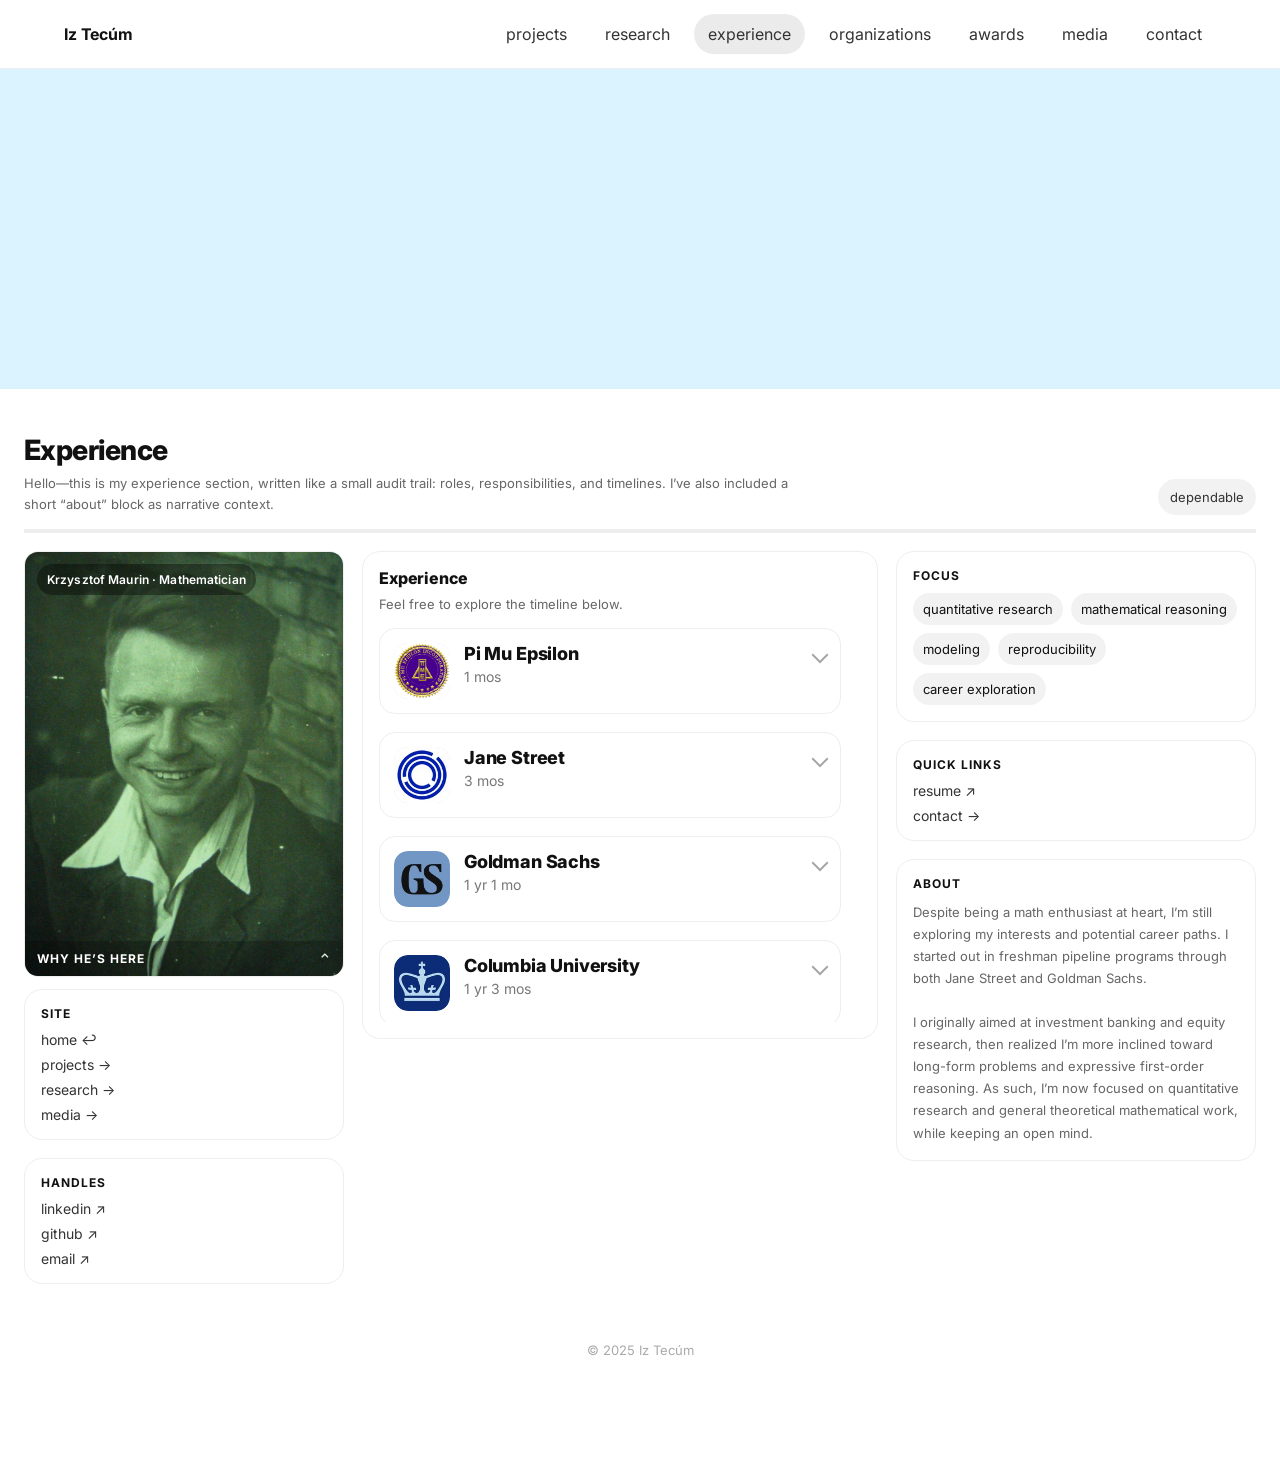
<file: experience/index.html>
<!doctype html>
<html lang="en">
<head>
  <meta charset="utf-8" />
  <meta name="viewport" content="width=device-width,initial-scale=1" />
  <title>Experience — Iz Tecúm</title>

  <link rel="preconnect" href="https://fonts.googleapis.com">
  <link rel="preconnect" href="https://fonts.gstatic.com" crossorigin>
  <link href="https://fonts.googleapis.com/css2?family=Inter:wght@400;500;600;700&display=swap" rel="stylesheet">

  <style>
  *{ box-sizing:border-box; }
  :root{
    --navW: 1200px;
    --w: 1280px;
    --padX: 24px;
    --padTop: 26px;
    --padBot: 90px;

    --line:#eee;
    --muted:#666;
    --muted2:#777;

    --heroH: 320px;
    --heroGap: 18px;
    --topbarH: 58px;

    --radius: 18px;

    /* scroll height for the timeline area */
    --timelineScrollH: calc(100vh - (var(--topbarH) + var(--heroH) + 128px));
    --scrollPadRight: 10px;
  }

  body{
    margin:0;
    font-family: Inter, system-ui, -apple-system, BlinkMacSystemFont, "Segoe UI", sans-serif;
    color:#111;
    background:#fff;
  }

  a{ color:inherit; text-decoration:none; }
  a:hover{ text-decoration:underline; }

  /* =========================
     TOP NAV
     ========================= */
  .topbar{
    position: sticky;
    top: 0;
    z-index: 30;
    background:#fff;
    border-bottom: 1px solid var(--line);
  }
  .topbar-inner{
    max-width: var(--navW);
    margin: 0 auto;
    padding: 14px var(--padX);
    display:flex;
    align-items:center;
    justify-content:space-between;
    gap: 16px;
  }
  .brand{
    font-weight: 700;
    letter-spacing:-0.01em;
    white-space: nowrap;
  }

  .topnav{
    display:flex;
    flex-wrap:wrap;
    gap: 10px;
    justify-content:flex-end;
  }
  .topnav a{
    display:inline-block;
    padding: 10px 14px;
    border-radius: 999px;
    text-decoration:none;
    transition: background-color .12s ease;
    color:#333;
  }
  .topnav a:hover{ background: rgba(0,0,0,.06); text-decoration:none; }
  .topnav a.active{ background: rgba(0,0,0,.08); }

  /* =========================
     HAMBURGER (PME-style)
     - Desktop: hidden (no layout change).
     - Mobile: shows 3 bars + dropdown panel.
     ========================= */
  .nav-toggle{
    display:none;
    width: 44px;
    height: 44px;
    border: 1px solid var(--line);
    background: #fff;
    border-radius: 999px;
    padding: 10px;
    cursor: pointer;
    align-items:center;
    justify-content:center;
    gap: 4px;
  }
  .nav-toggle .bar{
    display:block;
    width: 18px;
    height: 2px;
    background: #111;
    border-radius: 2px;
    transition: transform .18s ease, opacity .18s ease;
  }
  .topbar.nav-open .nav-toggle .bar:nth-child(1){
    transform: translateY(6px) rotate(45deg);
  }
  .topbar.nav-open .nav-toggle .bar:nth-child(2){
    opacity: 0;
  }
  .topbar.nav-open .nav-toggle .bar:nth-child(3){
    transform: translateY(-6px) rotate(-45deg);
  }

  /* =========================
     HERO STRIP (top)
     ========================= */
  .hero-strip{
    width:100%;
    height: var(--heroH);
    background: #dbf2ff;
    margin: 0 0 var(--heroGap);
  }

  .container{
    max-width: var(--w);
    margin: 0 auto;
    padding: var(--padTop) var(--padX) var(--padBot);
  }

  /* page header row (same as projects/research/media) */
  .page-head{
    display:flex;
    align-items:flex-end;
    justify-content:space-between;
    gap: 18px;
    padding-bottom: 14px;
    margin-bottom: 18px;
    border-bottom: 4px solid var(--line);
  }
  .page-head h1{
    margin: 0;
    font-size: 28px;
    font-weight: 800;
    letter-spacing:-0.02em;
  }
  .page-head p{
    margin: 6px 0 0;
    color: var(--muted);
    font-size: 13px;
    line-height: 1.6;
    max-width: 780px;
  }
  .head-right{
    display:flex;
    gap: 10px;
    flex-wrap:wrap;
    align-items:center;
    justify-content:flex-end;
  }
  .pill{
    display:inline-block;
    padding: 10px 12px;
    border-radius: 999px;
    background: rgba(0,0,0,.05);
    color:#333;
    font-size: 13px;
    white-space: nowrap;
  }

  /* layout */
  .layout{
    display:grid;
    grid-template-columns: 320px 1fr 360px;
    gap: 18px;
    align-items:start;
  }

  /* bubble cards */
  .bubble{
    border: 1px solid var(--line);
    border-radius: var(--radius);
    background:#fff;
    padding: 16px 16px;
    margin: 0 0 18px;
  }
  .bubble h3{
    margin:0 0 10px;
    font-size: 12px;
    letter-spacing: .08em;
    text-transform: uppercase;
    color:#111;
  }
  .bubble a{
    display:block;
    margin: 8px 0 0;
    font-size: 14px;
    color:#333;
    text-decoration:none;
  }
  .bubble a:hover{ text-decoration: underline; }

  .portrait{
    width: 100%;
    aspect-ratio: 3 / 4;
    border-radius: calc(var(--radius) - 4px);
    border: 1px solid var(--line);
    background: #e5e5e5;
    margin-bottom: 12px;
    overflow: hidden; /* important for rounded corners */
  }

  .mini{
    margin:0;
    font-size: 13px;
    color: var(--muted);
    line-height: 1.7;
  }
  .mini b{ color:#111; }

  /* center panel */
  .panel{
    border: 1px solid var(--line);
    border-radius: var(--radius);
    background:#fff;
    padding: 16px 16px;
    margin: 0 0 18px;
  }
  .panel-top{
    display:flex;
    align-items:flex-end;
    justify-content:space-between;
    gap: 16px;
    margin-bottom: 14px;
  }
  .panel h2{
    margin:0;
    font-size: 16px;
    font-weight: 800;
    letter-spacing:-0.01em;
  }
  .panel .sub{
    margin: 6px 0 0;
    color: var(--muted);
    font-size: 13px;
    line-height: 1.6;
  }
  .panel-actions{
    display:flex;
    gap: 8px;
    flex-wrap:wrap;
    justify-content:flex-end;
  }
  .ghost{
    display:inline-block;
    padding: 9px 12px;
    border-radius: 999px;
    border: 1px solid var(--line);
    background:#fff;
    font-size: 13px;
    color:#333;
    cursor: default;
    white-space: nowrap;
  }
  a.ghost{ cursor:pointer; }
  a.ghost:hover{ text-decoration:none; background: rgba(0,0,0,.04); }

  /* scrolling timeline wrapper */
  .timeline-scroll{
    max-height: var(--timelineScrollH);
    overflow-y: auto;
    padding-right: var(--scrollPadRight);
    scrollbar-gutter: stable;
    scrollbar-color: rgba(0,0,0,.35) transparent;
    scrollbar-width: thin;
  }

  /* collapsible company bubble */
  details.company{
    border: 1px solid var(--line);
    border-radius: 16px;
    background: #fff;
    padding: 14px 14px;
    overflow: hidden;
    margin: 0 0 18px;
  }

  summary.company-summary{
    list-style: none;
    cursor: pointer;
    display:flex;
    align-items:flex-start;
    gap: 14px;
    position: relative;
    margin: 0;
    padding: 0;
  }
  summary.company-summary::-webkit-details-marker{ display:none; }
  summary.company-summary::marker{ content:""; }

  summary.company-summary::after{
    content:"";
    position:absolute;
    right: 0px;
    top: 6px;
    width: 10px;
    height: 10px;
    border-right: 2px solid rgba(0,0,0,.35);
    border-bottom: 2px solid rgba(0,0,0,.35);
    transform: rotate(45deg);
    transition: transform .12s ease, top .12s ease;
  }
  details.company[open] summary.company-summary::after{
    transform: rotate(-135deg);
    top: 10px;
  }

  .logo{
    width: 56px;
    height: 56px;
    border-radius: 14px;
    background:#e9e9e9;
    border: 0px solid var(--line);
    display:flex;
    align-items:center;
    justify-content:center;
    font-weight: 800;
    color:#111;
    flex: 0 0 auto;
    overflow: hidden;
  }
  .logo img{
    width: 100%;
    height: 100%;
    object-fit: cover;
    border-radius: 14px;
    display: block;
  }

  .company-name{
    font-size: 18px;
    font-weight: 800;
    margin: 0;
    letter-spacing: -0.01em;
  }
  .tenure{
    margin-top: 4px;
    color: var(--muted2);
    font-size: 14px;
  }

  /* timeline inside company */
  .timeline .role + .role{
    border-top: 1px solid var(--line);
    padding-top: 15px;
    margin-top: 6px;
  }

  .timeline{
    position: relative;
    margin-left: 18px;
    padding-left: 22px;
    margin-top: 14px;
  }
  .timeline::before{
    content:"";
    position:absolute;
    left: 9px;
    top: 6px;
    bottom: 6px;
    width: 2px;
    background: #e3e3e3;
  }

  .role{
    position: relative;
    padding: 14px 0 18px;
  }
  .role:last-child{ padding-bottom: 0; }

  .dot{
    position:absolute;
    left: -19px;
    top: 18px;
    width: 14px;
    height: 14px;
    border-radius: 999px;
    background: #bdbdbd;
    border: 3px solid #fff;
    box-shadow: 0 0 0 1px #d9d9d9;
  }

  .role-title{
    font-weight: 800;
    font-size: 18px;
    margin: 0 0 6px;
    letter-spacing: -0.01em;
  }
  .role-meta{
    font-size: 13px;
    color: var(--muted2);
    margin: 0 0 10px;
    line-height: 1.5;
  }
  .role-desc{
    margin: 0;
    font-size: 14px;
    color:#555;
    line-height: 1.75;
  }
  .role-desc ul{
    margin: 8px 0 0 18px;
    padding: 0;
  }
  .role-desc li{ margin: 6px 0; }

  /* --- portrait card (image + overlays) --- */
  .portrait-card{
    position: relative;
    overflow: hidden;
    background: #e5e5e5;
  }

  .portrait-img{
    width: 100%;
    height: 100%;
    object-fit: cover;
    display: block;
  }

  .portrait-badge{
    position: absolute;
    top: 12px;
    left: 12px;
    padding: 8px 10px;
    border-radius: 999px;
    background: rgba(0,0,0,.38);
    color: #fff;
    font-size: 12px;
    font-weight: 600;
    letter-spacing: .01em;
  }

  .portrait-info{
    position: absolute;
    left: 0;
    right: 0;
    bottom: 0;
    margin: 0;
    background: rgba(0,0,0,.22);
    transition: background .15s ease;
  }
  .portrait-card:hover .portrait-info{
    background: rgba(0,0,0,.34);
  }

  .portrait-summary{
    list-style: none;
    cursor: pointer;
    user-select: none;
    display: flex;
    align-items: center;
    justify-content: space-between;
    gap: 10px;
    padding: 10px 12px;
    color: #fff;
    font-size: 12px;
    font-weight: 700;
    letter-spacing: .08em;
    text-transform: uppercase;
  }
  .portrait-summary::-webkit-details-marker{ display:none; }
  .portrait-summary::marker{ content:""; }

  .portrait-summary-chev{
    font-size: 12px;
    opacity: .9;
    transform: translateY(-1px);
  }
  .portrait-info[open] .portrait-summary-chev{
    transform: rotate(180deg) translateY(1px);
  }

  .portrait-panel{
    max-height: 0;
    overflow: hidden;
    padding: 0 12px;
    transition: max-height .18s ease, padding .18s ease;
  }
  .portrait-info[open] .portrait-panel{
    max-height: 160px;
    padding: 10px 12px 12px;
    overflow: auto;
  }

  .portrait-bio{
    margin: 0;
    color: rgba(255,255,255,.92);
    font-size: 13px;
    line-height: 1.55;
  }

  .portrait-panel{
    scrollbar-width: thin;
    scrollbar-color: rgba(255,255,255,.35) transparent;
  }
  .portrait-panel::-webkit-scrollbar{ width: 10px; }
  .portrait-panel::-webkit-scrollbar-track{ background: transparent; }
  .portrait-panel::-webkit-scrollbar-thumb{
    background: rgba(255,255,255,.28);
    border-radius: 999px;
  }
  .portrait-panel::-webkit-scrollbar-thumb:hover{
    background: rgba(255,255,255,.38);
  }

  /* portrait zoom crop (keeps your crop preference) */
  .portrait img{
    width: 100%;
    height: 100%;
    display: block;
    object-fit: cover;
    object-position: 50% 35%;
    transform: scale(1.12);
    transform-origin: center;
  }

  footer{
    margin-top: 40px;
    font-size: 13px;
    color:#aaa;
    text-align:center;
    padding-bottom: 18px;
  }

  @media (max-width: 1200px){
    .layout{ grid-template-columns: 1fr; }
    .timeline-scroll{ max-height: none; overflow: visible; padding-right: 0; }
  }

  /* MOBILE: keep layout; only add dropdown nav */
  @media (max-width: 980px){
    :root{ --heroH: 220px; }

    /* hamburger visible */
    .nav-toggle{ display:inline-flex; }
    .topbar-inner{ position: relative; }

    /* nav becomes dropdown panel */
    .topnav{
      display:none; /* shown when .topbar.nav-open */
      position:absolute;
      right: var(--padX);
      top: calc(100% + 10px);
      width: min(520px, calc(100vw - 2*var(--padX)));
      background:#fff;
      border: 1px solid var(--line);
      border-radius: 16px;
      padding: 10px;
      box-shadow: 0 14px 40px rgba(0,0,0,.10);

      flex-direction: column;
      gap: 6px;
      justify-content:flex-start;
    }
    .topbar.nav-open .topnav{ display:flex; }

    .topnav a{
      width: 100%;
      padding: 12px 14px;
      border-radius: 12px;
    }

    .page-head{ align-items:flex-start; flex-direction:column; }
    .head-right{ justify-content:flex-start; }
    .timeline{ margin-left: 0; }
  }
</style>
</head>

<body>

  <header class="topbar">
    <div class="topbar-inner">
      <div class="brand"><a href="../">Iz Tecúm</a></div>

      <nav class="topnav" aria-label="Primary">
        <a href="../projects/">projects</a>
        <a href="../research/">research</a>
        <a class="active" href="./">experience</a>
        <a href="../organizations/">organizations</a>
        <a href="../awards/">awards</a>
        <a href="../media/">media</a>
        <a href="../contact/">contact</a>
      </nav>

      <!-- PME-style hamburger (mobile only via CSS) -->
      <button class="nav-toggle" type="button" aria-label="Open menu" aria-expanded="false">
        <span class="bar"></span>
        <span class="bar"></span>
        <span class="bar"></span>
      </button>
    </div>
  </header>

  <div class="hero-strip"></div>

  <main class="container">

    <div class="page-head">
      <div>
        <h1>Experience</h1>
        <p>
          Hello—this is my experience section, written like a small audit trail: roles, responsibilities, and timelines.
          I’ve also included a short “about” block as narrative context.
        </p>
      </div>
      <div class="head-right">
        <span class="pill">dependable</span>
      </div>
    </div>

    <div class="layout">

      <!-- LEFT -->
      <aside>
        <div class="portrait portrait-card">
          <img class="portrait-img" src="./a1.png" alt="Krzysztof Maurin">

          <div class="portrait-badge">
            Krzysztof Maurin · Mathematician
          </div>

          <details class="portrait-info">
            <summary class="portrait-summary">
              <span class="portrait-summary-title">why he’s here</span>
              <span class="portrait-summary-chev">⌃</span>
            </summary>

            <div class="portrait-panel">
              <p class="portrait-bio">
                Krzysztof Maurin was a Polish mathematician known for work in functional analysis
                and representation theory. I’m reading his book <em>General Eigenfunction Expansions
                and Unitary Representations of Topological Groups</em> and using it as a backbone
                reference for my current notes.
              </p>
            </div>
          </details>
        </div>

        <div class="bubble">
          <h3>site</h3>
          <a href="../">home ↩</a>
          <a href="../projects/">projects →</a>
          <a href="../research/">research →</a>
          <a href="../media/">media →</a>
        </div>

        <div class="bubble">
          <h3>handles</h3>
          <a href="https://www.linkedin.com/in/israel-tramos/" target="_blank" rel="noreferrer">linkedin ↗</a>
          <a href="https://github.com/iz-tecum" target="_blank" rel="noreferrer">github ↗</a>
          <a href="mailto:ilt2109@columbia.edu">email ↗</a>
        </div>
      </aside>

      <!-- CENTER -->
      <section>
        <div class="panel">
          <div class="panel-top">
            <div>
              <h2>Experience</h2>
              <p class="sub">Feel free to explore the timeline below.</p>
            </div>
            <div class="panel-actions"></div>
          </div>

          <div class="timeline-scroll">

            <!-- Company 1 -->
            <details class="company">
              <summary class="company-summary">
                <div class="logo">
                  <img src="../experience/pme.jpeg" alt="Jane Street logo">
                </div>
                <div>
                  <div class="company-name">Pi Mu Epsilon</div>
                  <div class="tenure">1 mos</div>
                </div>
              </summary>

              <div class="timeline">
                <div class="role">
                  <div class="dot"></div>
                  <h2 class="role-title">Founder & Co-President</h2>
                  <div class="role-meta">Jan 2026 – Present · New York, NY · On-site</div>
                  <div class="role-desc">
                    <ul>
                      <li>Developed, coordinated, and faciliated the founding of a national chapter at <a href="https://iz-tecum.github.io/columbiapme/index.html">Columbia.</a></li>
                      <li>Sustained, developed, and invented a fully-automated application system based upon theoretical <a href="../research/pdfs/research-6-draft.pdf">frameworks.</a></li>
                    </ul>
                  </div>
                </div>
              </div>
            </details>


            <!-- Company 2 -->
            <details class="company">
              <summary class="company-summary">
                <div class="logo">
                  <img src="../experience/js.jpeg" alt="Jane Street logo">
                </div>
                <div>
                  <div class="company-name">Jane Street</div>
                  <div class="tenure">3 mos</div>
                </div>
              </summary>

              <div class="timeline">
                <div class="role">
                  <div class="dot"></div>
                  <h2 class="role-title">Campus Ambassador</h2>
                  <div class="role-meta">Dec 2025 – Present · New York, NY · On-site</div>
                  <div class="role-desc">
                    <ul>
                      <li>Main on-campus contact for Jane Street programming and recruiting touchpoints at Columbia.</li>
                      <li>Coordinate logistics for speaker events, problem sessions, and student meetups with campus org partners.</li>
                      <li>Support student pipeline programs, including Academy of Mathematics and Programming (AMP), by helping recruit and refer incoming student TAs.</li>
                    </ul>
                  </div>
                </div>

                <div class="role">
                  <div class="dot"></div>
                  <h2 class="role-title">FOCUS Fellow</h2>
                  <div class="role-meta">Apr 2025 – May 2025 · New York, NY · On-site</div>
                  <div class="role-desc">
                    <ul>
                      <li>Participated in a selective program focused on market-making, probability, and quantitative problem solving.</li>
                      <li>Worked through hands-on case studies and estimation challenges with mentorship from traders and researchers.</li>
                    </ul>
                  </div>
                </div>
              </div>
            </details>

            <!-- Company 3 -->
            <details class="company">
              <summary class="company-summary">
                <div class="logo">
                  <img src="../experience/gs.jpeg" alt="Goldman Sachs logo">
                </div>
                <div>
                  <div class="company-name">Goldman Sachs</div>
                  <div class="tenure">1 yr 1 mo</div>
                </div>
              </summary>

              <div class="timeline">
                <div class="role">
                  <div class="dot"></div>
                  <h2 class="role-title">Emerging Leaders Series Fellow</h2>
                  <div class="role-meta">Nov 2025 – Present · Dallas, TX · Hybrid</div>
                  <div class="role-desc">
                    <ul>
                      <li>Engineering-focused cohort (quantitative research track) in Dallas, Texas.</li>
                      <li>Received training, mentorship, and project-based work (details to finalize).</li>
                    </ul>
                  </div>
                </div>

                <div class="role">
                  <div class="dot"></div>
                  <h2 class="role-title">Engineering Possibilities Summit Participant</h2>
                  <div class="role-meta">Dec 2024 – Nov 2025 · New York, NY · Remote</div>
                  <div class="role-desc">
                    <ul>
                      <li>Year-long program focused on growth, engineering pathways, and professional development.</li>
                      <li>Engaged across technical and career readiness themes.</li>
                    </ul>
                  </div>
                </div>

                <div class="role">
                  <div class="dot"></div>
                  <h2 class="role-title">Virtual Insight Series Participant</h2>
                  <div class="role-meta">May 2025 – Jul 2025 · New York, NY · Remote</div>
                  <div class="role-desc">
                    <ul>
                      <li>Selective month-long exposure across IB, asset management, and engineering.</li>
                      <li>Participated in sessions and structured learning modules.</li>
                    </ul>
                  </div>
                </div>
              </div>
            </details>

            <!-- Company 4 -->
            <details class="company">
              <summary class="company-summary">
                <div class="logo">
                  <img src="../experience/columbia.jpeg" alt="Columbia University logo">
                </div>
                <div>
                  <div class="company-name">Columbia University</div>
                  <div class="tenure">1 yr 3 mos</div>
                </div>
              </summary>

              <div class="timeline">
                <div class="role">
                  <div class="dot"></div>
                  <h2 class="role-title">Undergraduate Researcher</h2>
                  <div class="role-meta">May 2025 – Present · New York, NY · On-site</div>
                  <div class="role-desc">
                    <ul>
                      <li>Rigorous pure math work on Markov mixing times and coupling-style bounds.</li>
                      <li>Currently exploring problems in Riemannian differential geometry (eigenfunctions, moduli spaces, unitary representation theory).</li>
                    </ul>
                  </div>
                </div>

                <div class="role">
                  <div class="dot"></div>
                  <h2 class="role-title">RRC Intern</h2>
                  <div class="role-meta">Oct 2024 – Present · New York, NY · Hybrid</div>
                  <div class="role-desc">
                    <ul>
                      <li>Support undergraduate admissions outreach for rural and small-town students, including STARS fly-in.</li>
                      <li>Represent Columbia in student-facing programming and community conversations.</li>
                    </ul>
                  </div>
                </div>

                <div class="role">
                  <div class="dot"></div>
                  <h2 class="role-title">NSOP Under1Roof Intern</h2>
                  <div class="role-meta">May 2025 – Aug 2025 · New York, NY · Hybrid</div>
                  <div class="role-desc">
                    <ul>
                      <li>Facilitated structured discussion programming for the New Student Orientation Program.</li>
                      <li>Led small-group sessions and kept conversations respectful, concrete, and student-centered.</li>
                    </ul>
                  </div>
                </div>

                <div class="role">
                  <div class="dot"></div>
                  <h2 class="role-title">Visitor Center Intern</h2>
                  <div class="role-meta">May 2025 – Aug 2025 · New York, NY · On-site</div>
                  <div class="role-desc">
                    <ul>
                      <li>Served as a front-facing representative for prospective students and families.</li>
                      <li>Supported tours and visitor logistics with a focus on clarity, warmth, and accuracy.</li>
                    </ul>
                  </div>
                </div>
              </div>
            </details>

            <!-- Company 5 -->
            <details class="company">
              <summary class="company-summary">
                <div class="logo">
                  <img src="../experience/ces.jpeg" alt="Columbia Economics Society logo">
                </div>
                <div>
                  <div class="company-name">Columbia Economics Society</div>
                  <div class="tenure">4 mos</div>
                </div>
              </summary>

              <div class="timeline">
                <div class="role">
                  <div class="dot"></div>
                  <h2 class="role-title">Business Representative</h2>
                  <div class="role-meta">Sep 2025 – Present · New York, NY · On-site</div>
                  <div class="role-desc">
                    <ul>
                      <li>Led sponsorship outreach with Jane Street and pushed for CES to be a main campus contact point for hosting firm events.</li>
                      <li>Served on the executive board of Columbia’s largest and oldest pre-professional student group.</li>
                    </ul>
                  </div>
                </div>
              </div>
            </details>

          </div>
        </div>
      </section>

      <!-- RIGHT -->
      <aside>
        <div class="bubble">
          <h3>focus</h3>
          <div style="display:flex;flex-wrap:wrap;gap:8px;">
            <span style="display:inline-block;padding:8px 10px;border-radius:999px;background:rgba(0,0,0,.05);font-size:13px;">quantitative research</span>
            <span style="display:inline-block;padding:8px 10px;border-radius:999px;background:rgba(0,0,0,.05);font-size:13px;">mathematical reasoning</span>
            <span style="display:inline-block;padding:8px 10px;border-radius:999px;background:rgba(0,0,0,.05);font-size:13px;">modeling</span>
            <span style="display:inline-block;padding:8px 10px;border-radius:999px;background:rgba(0,0,0,.05);font-size:13px;">reproducibility</span>
            <span style="display:inline-block;padding:8px 10px;border-radius:999px;background:rgba(0,0,0,.05);font-size:13px;">career exploration</span>
          </div>
        </div>

        <div class="bubble">
          <h3>quick links</h3>
          <a href="../research/resume.pdf" target="_blank" rel="noopener">resume ↗</a>
          <a href="../contact/">contact →</a>
        </div>

        <div class="bubble">
          <h3>about</h3>
          <p class="mini">
            Despite being a math enthusiast at heart, I’m still exploring my interests and potential career paths.
            I started out in freshman pipeline programs through both Jane Street and Goldman Sachs.<br><br>
            I originally aimed at investment banking and equity research, then realized I’m more inclined toward long-form problems and expressive first-order reasoning.
            As such, I’m now focused on quantitative research and general theoretical mathematical work, while keeping an open mind.
          </p>
        </div>
      </aside>

    </div>

    <!-- bottom hero banner -->
    <div class="hero-strip-bottom"></div>

    <footer>© 2025 Iz Tecúm</footer>
  </main>

  <script>
    document.addEventListener("DOMContentLoaded", () => {
      // Hamburger nav toggle (mobile)
      const topbar = document.querySelector(".topbar");
      const btn = document.querySelector(".nav-toggle");
      const nav = document.querySelector(".topnav");

      if (btn && topbar && nav) {
        const setOpen = (open) => {
          topbar.classList.toggle("nav-open", open);
          btn.setAttribute("aria-expanded", open ? "true" : "false");
        };

        btn.addEventListener("click", (e) => {
          e.stopPropagation();
          setOpen(!topbar.classList.contains("nav-open"));
        });

        // close when clicking outside
        document.addEventListener("click", (e) => {
          if (!topbar.contains(e.target)) setOpen(false);
        });

        // close on Escape
        document.addEventListener("keydown", (e) => {
          if (e.key === "Escape") setOpen(false);
        });

        // close after tapping a link
        nav.querySelectorAll("a").forEach(a => {
          a.addEventListener("click", () => setOpen(false));
        });
      }
    });
  </script>

</body>
</html>
</file>
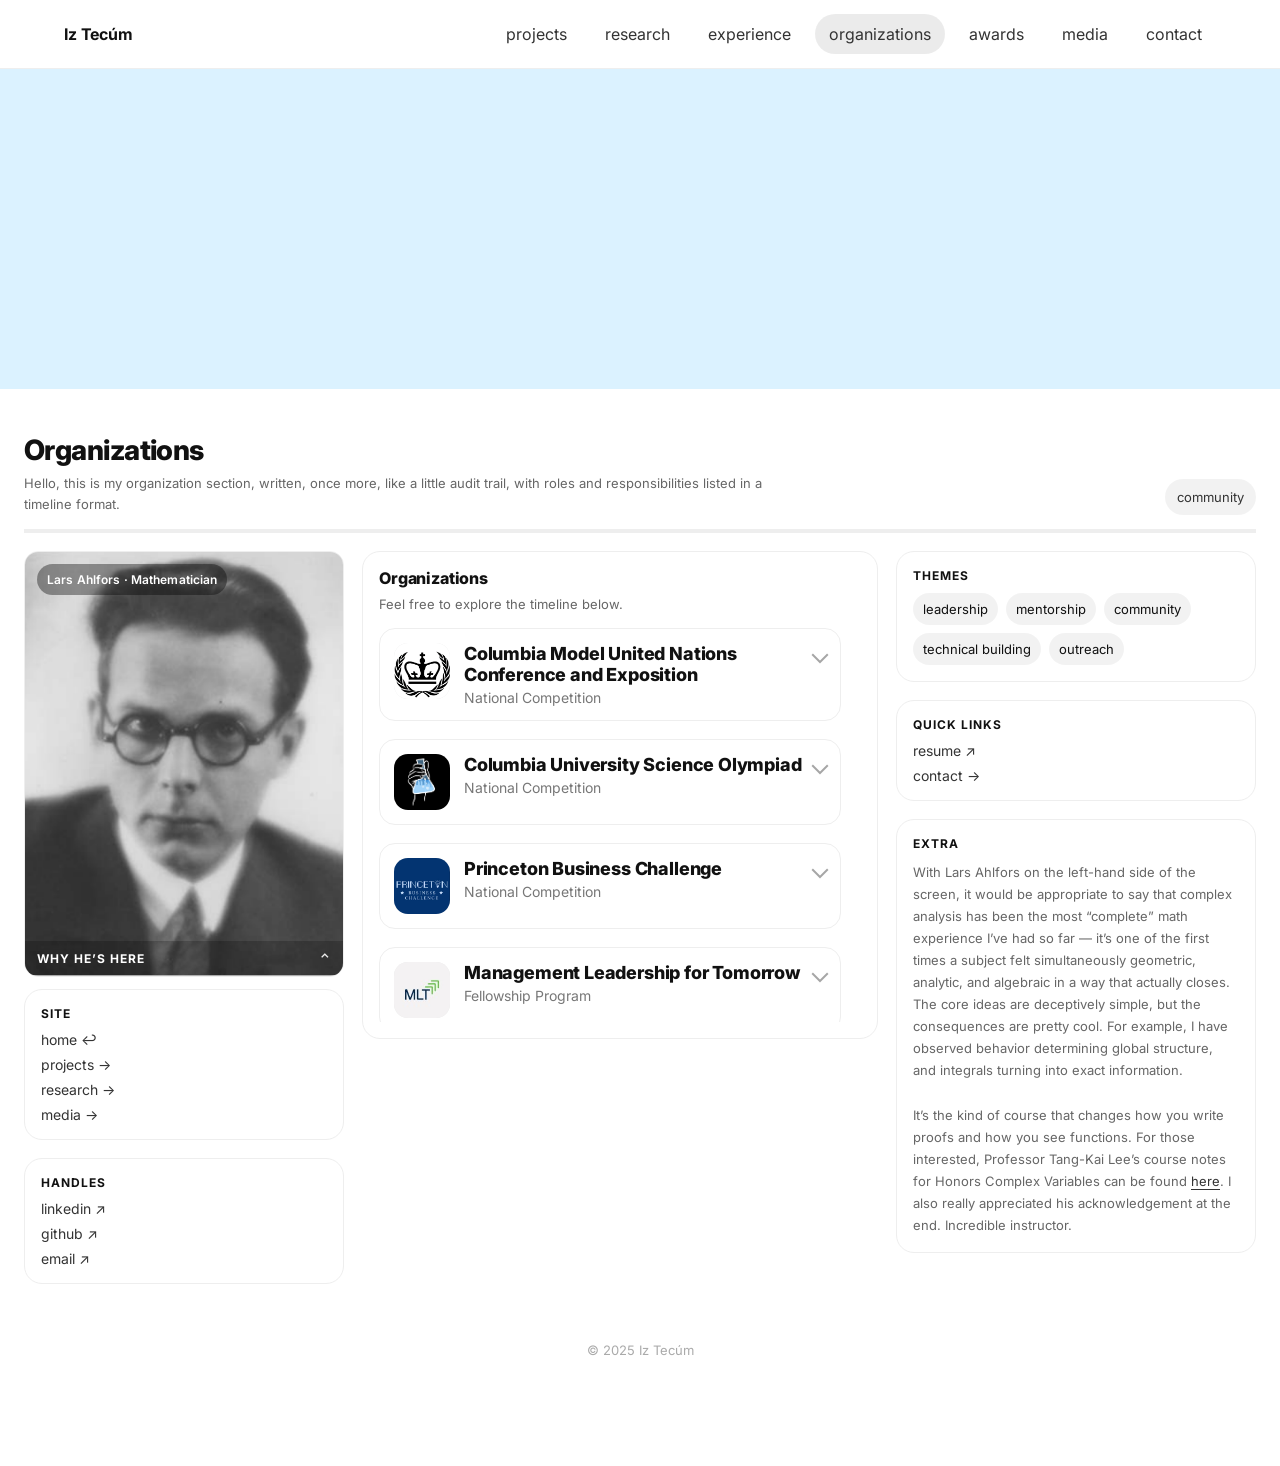
<file: organizations/index.html>
<!doctype html>
<html lang="en">
<head>
  <meta charset="utf-8" />
  <meta name="viewport" content="width=device-width,initial-scale=1" />
  <title>Organizations — Iz Tecúm</title>

  <link rel="preconnect" href="https://fonts.googleapis.com">
  <link rel="preconnect" href="https://fonts.gstatic.com" crossorigin>
  <link href="https://fonts.googleapis.com/css2?family=Inter:wght@400;500;600;700&display=swap" rel="stylesheet">

<style>
    *{ box-sizing:border-box; }
    :root{
      --navW: 1200px;
      --w: 1280px;
      --padX: 24px;
      --padTop: 26px;
      --padBot: 90px;

      --line:#eee;
      --muted:#666;
      --muted2:#777;

      --heroH: 320px;
      --heroGap: 18px;
      --topbarH: 58px;

      --radius: 18px;

      /* scroll height for the orgs area */
      --timelineScrollH: calc(100vh - (var(--topbarH) + var(--heroH) + 128px));
      --scrollPadRight: 10px;
    }

    body{
      margin:0;
      font-family: Inter, system-ui, -apple-system, BlinkMacSystemFont, "Segoe UI", sans-serif;
      color:#111;
      background:#fff;
    }

    a{ color:inherit; text-decoration:none; }
    a:hover{ text-decoration:underline; }

    /* TOP NAV */
    .topbar{
      position: sticky;
      top: 0;
      z-index: 30;
      background:#fff;
      border-bottom: 1px solid var(--line);
    }
    .topbar-inner{
      max-width: var(--navW);
      margin: 0 auto;
      padding: 14px var(--padX);
      display:flex;
      align-items:center;
      justify-content:space-between;
      gap: 16px;
    }
    .brand{
      font-weight: 700;
      letter-spacing:-0.01em;
      white-space: nowrap;
    }
    .topnav{
      display:flex;
      flex-wrap:wrap;
      gap: 10px;
      justify-content:flex-end;
    }
    .topnav a{
      display:inline-block;
      padding: 10px 14px;
      border-radius: 999px;
      text-decoration:none;
      transition: background-color .12s ease;
      color:#333;
    }
    .topnav a:hover{ background: rgba(0,0,0,.06); text-decoration:none; }
    .topnav a.active{ background: rgba(0,0,0,.08); }

    /* =========================================================
       DASHBAR (PME-style)  ✅ ONLY ADDITIONS BELOW
       - Desktop: hidden (no layout change).
       - Mobile: shows 3 bars + dropdown panel.
       ========================================================= */
    .nav-toggle{
      display:none;
      width: 44px;
      height: 44px;
      border: 1px solid var(--line);
      background: #fff;
      border-radius: 999px;
      padding: 10px;
      cursor: pointer;
      align-items:center;
      justify-content:center;
      gap: 4px;
    }
    .nav-toggle .bar{
      display:block;
      width: 18px;
      height: 2px;
      background: #111;
      border-radius: 2px;
      transition: transform .18s ease, opacity .18s ease;
    }
    .topbar.nav-open .nav-toggle .bar:nth-child(1){
      transform: translateY(6px) rotate(45deg);
    }
    .topbar.nav-open .nav-toggle .bar:nth-child(2){
      opacity: 0;
    }
    .topbar.nav-open .nav-toggle .bar:nth-child(3){
      transform: translateY(-6px) rotate(-45deg);
    }
    /* ========================================================= */

    /* HERO STRIP (top) */
    .hero-strip{
      width:100%;
      height: var(--heroH);
      background: #dbf2ff;
      margin: 0 0 var(--heroGap);
    }

    .container{
      max-width: var(--w);
      margin: 0 auto;
      padding: var(--padTop) var(--padX) var(--padBot);
    }

    /* page header row */
    .page-head{
      display:flex;
      align-items:flex-end;
      justify-content:space-between;
      gap: 18px;
      padding-bottom: 14px;
      margin-bottom: 18px;
      border-bottom: 4px solid var(--line);
    }
    .page-head h1{
      margin: 0;
      font-size: 28px;
      font-weight: 800;
      letter-spacing:-0.02em;
    }
    .page-head p{
      margin: 6px 0 0;
      color: var(--muted);
      font-size: 13px;
      line-height: 1.6;
      max-width: 780px;
    }
    .head-right{
      display:flex;
      gap: 10px;
      flex-wrap:wrap;
      align-items:center;
      justify-content:flex-end;
    }
    .pill{
      display:inline-block;
      padding: 10px 12px;
      border-radius: 999px;
      background: rgba(0,0,0,.05);
      color:#333;
      font-size: 13px;
      white-space: nowrap;
    }

    /* layout */
    .layout{
      display:grid;
      grid-template-columns: 320px 1fr 360px;
      gap: 18px;
      align-items:start;
    }

    /* bubble cards */
    .bubble{
      border: 1px solid var(--line);
      border-radius: var(--radius);
      background:#fff;
      padding: 16px 16px;
      margin: 0 0 18px;
    }
    .bubble h3{
      margin:0 0 10px;
      font-size: 12px;
      letter-spacing: .08em;
      text-transform: uppercase;
      color:#111;
    }
    .bubble a{
      display:block;
      margin: 8px 0 0;
      font-size: 14px;
      color:#333;
      text-decoration:none;
    }
    .bubble a:hover{ text-decoration: underline; }

    .portrait{
      width: 100%;
      aspect-ratio: 3 / 4;
      border-radius: calc(var(--radius) - 4px);
      border: 1px solid var(--line);
      background: #e5e5e5;
      margin-bottom: 12px;
    }
    .mini{
      margin:0;
      font-size: 13px;
      color: var(--muted);
      line-height: 1.7;
    }
    .mini b{ color:#111; }

    /* center panel */
    .panel{
      border: 1px solid var(--line);
      border-radius: var(--radius);
      background:#fff;
      padding: 16px 16px;
      margin: 0 0 18px;
    }
    .panel-top{
      display:flex;
      align-items:flex-end;
      justify-content:space-between;
      gap: 16px;
      margin-bottom: 14px;
    }
    .panel h2{
      margin:0;
      font-size: 16px;
      font-weight: 800;
      letter-spacing:-0.01em;
    }
    .panel .sub{
      margin: 6px 0 0;
      color: var(--muted);
      font-size: 13px;
      line-height: 1.6;
    }
    .panel-actions{
      display:flex;
      gap: 8px;
      flex-wrap:wrap;
      justify-content:flex-end;
    }
    .ghost{
      display:inline-block;
      padding: 9px 12px;
      border-radius: 999px;
      border: 1px solid var(--line);
      background:#fff;
      font-size: 13px;
      color:#333;
      cursor: default;
      white-space: nowrap;
    }
    a.ghost{ cursor:pointer; }
    a.ghost:hover{ text-decoration:none; background: rgba(0,0,0,.04); }

    /* scrolling wrapper */
    .timeline-scroll{
      max-height: var(--timelineScrollH);
      overflow-y: auto;
      padding-right: var(--scrollPadRight);
      scrollbar-gutter: stable;
      scrollbar-color: rgba(0,0,0,.35) transparent;
      scrollbar-width: thin;
    }

    /* collapsible org bubble */
    details.company{
      border: 1px solid var(--line);
      border-radius: 16px;
      background: #fff;
      padding: 14px 14px;
      overflow: hidden;
      margin: 0 0 18px;
    }

    summary.company-summary{
      list-style: none;
      cursor: pointer;
      display:flex;
      align-items:flex-start;
      gap: 14px;
      position: relative;
      margin: 0;
      padding: 0;
    }
    summary.company-summary::-webkit-details-marker{ display:none; }
    summary.company-summary::marker{ content:""; }

    summary.company-summary::after{
      content:"";
      position:absolute;
      right: 0px;
      top: 6px;
      width: 10px;
      height: 10px;
      border-right: 2px solid rgba(0,0,0,.35);
      border-bottom: 2px solid rgba(0,0,0,.35);
      transform: rotate(45deg);
      transition: transform .12s ease, top .12s ease;
    }
    details.company[open] summary.company-summary::after{
      transform: rotate(-135deg);
      top: 10px;
    }

    .logo{
      width: 56px;
      height: 56px;
      border-radius: 14px;
      background:#e9e9e9;
      border: 0px solid var(--line);
      display:flex;
      align-items:center;
      justify-content:center;
      font-weight: 800;
      color:#111;
      flex: 0 0 auto;
    }
    .company-name{
      font-size: 18px;
      font-weight: 800;
      margin: 0;
      letter-spacing: -0.01em;
    }
    .tenure{
      margin-top: 4px;
      color: var(--muted2);
      font-size: 14px;
    }

    /* entries inside org */
    .timeline{
      margin-top: 14px;
    }
    .timeline .role + .role{
      border-top: 1px solid var(--line);
      padding-top: 15px;
      margin-top: 6px;
    }

    .role-title{
      font-weight: 800;
      font-size: 18px;
      margin: 0 0 6px;
      letter-spacing: -0.01em;
    }
    .role-meta{
      font-size: 13px;
      color: var(--muted2);
      margin: 0 0 10px;
      line-height: 1.5;
    }
    .role-desc{
      margin: 0;
      font-size: 14px;
      color:#555;
      line-height: 1.75;
    }
    .role-desc ul{
      margin: 8px 0 0 18px;
      padding: 0;
    }
    .role-desc li{ margin: 6px 0; }

    /* bottom hero (homepage vibe) */
    .hero-strip-bottom{
      max-width: var(--w);
      margin: 26px auto 0;
      height: 320px;
      background:#ddd;
      border: 1px solid var(--line);
      border-radius: 28px;
    }

    footer{
      margin-top: 40px;
      font-size: 13px;
      color:#aaa;
      text-align:center;
      padding-bottom: 18px;
    }

    @media (max-width: 1200px){
      .layout{ grid-template-columns: 1fr; }
      .timeline-scroll{ max-height: none; overflow: visible; padding-right: 0; }
    }

    /* =========================================================
       DASHBAR MOBILE PANEL ✅ ONLY ADDITIONS IN THIS BLOCK
       ========================================================= */
    @media (max-width: 980px){
      :root{ --heroH: 220px; }

      /* show hamburger */
      .nav-toggle{ display:inline-flex; }

      /* needed for absolute dropdown positioning */
      .topbar-inner{ position: relative; }

      /* nav becomes dropdown panel */
      .topnav{
        display:none; /* shown when .topbar.nav-open */
        position:absolute;
        right: var(--padX);
        top: calc(100% + 10px);
        width: min(520px, calc(100vw - 2*var(--padX)));
        background:#fff;
        border: 1px solid var(--line);
        border-radius: 16px;
        padding: 10px;
        box-shadow: 0 14px 40px rgba(0,0,0,.10);

        flex-direction: column;
        gap: 6px;
        justify-content:flex-start;
      }
      .topbar.nav-open .topnav{ display:flex; }

      .topnav a{
        width: 100%;
        padding: 12px 14px;
        border-radius: 12px;
      }

      /* your existing mobile tweaks (kept unchanged) */
      .page-head{ align-items:flex-start; flex-direction:column; }
      .head-right{ justify-content:flex-start; }
      .hero-strip-bottom{ height: 220px; border-radius: 22px; }
    }
    /* ========================================================= */

.logo img{
  width: 100%;
  height: 100%;
  object-fit: cover;   /* fills the rounded square */
  border-radius: 14px; /* match .logo */
  display: block;
}

.logo--black{
  background: #000;
}

.logo--white{
  background: #fff;
}

/* --- portrait card (image + overlays) --- */
.portrait-card{
  position: relative;
  overflow: hidden; /* keeps everything inside rounded border */
  background: #e5e5e5;
}

.portrait-img{
  width: 100%;
  height: 100%;
  object-fit: cover;   /* snug, no stretching */
  display: block;
}

/* top-left label */
.portrait-badge{
  position: absolute;
  top: 12px;
  left: 12px;
  padding: 8px 10px;
  border-radius: 999px;
  background: rgba(0,0,0,.38);
  color: #fff;
  font-size: 12px;
  font-weight: 600;
  letter-spacing: .01em;
}

/* bottom overlay using details/summary (no JS) */
.portrait-info{
  position: absolute;
  left: 0;
  right: 0;
  bottom: 0;
  margin: 0;
  border-top: 0px solid rgba(255,255,255,.18);
  background: rgba(0,0,0,.22);
  transition: background .15s ease;
}

.portrait-card:hover .portrait-info{
  background: rgba(0,0,0,.34); /* more visible on hover */
}

.portrait-summary{
  list-style: none;
  cursor: pointer;
  user-select: none;
  display: flex;
  align-items: center;
  justify-content: space-between;
  gap: 10px;
  padding: 10px 12px;
  color: #fff;
  font-size: 12px;
  font-weight: 700;
  letter-spacing: .08em;
  text-transform: uppercase;
}
.portrait-summary::-webkit-details-marker{ display:none; }
.portrait-summary::marker{ content:""; }

.portrait-summary-chev{
  font-size: 12px;
  opacity: .9;
  transform: translateY(-1px);
}
.portrait-info[open] .portrait-summary-chev{
  transform: rotate(180deg) translateY(1px);
}

/* expandable panel (scrolls if too long) */
.portrait-panel{
  max-height: 0;
  overflow: hidden;
  padding: 0 12px;
  transition: max-height .18s ease, padding .18s ease;
}

.portrait-info[open] .portrait-panel{
  max-height: 160px;     /* “expand just a little more” */
  padding: 10px 12px 12px;
  overflow: auto;
}

/* bio text */
.portrait-bio{
  margin: 0;
  color: rgba(255,255,255,.92);
  font-size: 13px;
  line-height: 1.55;
}

/* scrollbar styling (transparent track) */
.portrait-panel{
  scrollbar-width: thin;
  scrollbar-color: rgba(255,255,255,.35) transparent;
}
.portrait-panel::-webkit-scrollbar{ width: 10px; }
.portrait-panel::-webkit-scrollbar-track{ background: transparent; }
.portrait-panel::-webkit-scrollbar-thumb{
  background: rgba(255,255,255,.28);
  border-radius: 999px;
}
.portrait-panel::-webkit-scrollbar-thumb:hover{
  background: rgba(255,255,255,.38);
}

.bubble a.inline-link{
  display:inline;
  margin:0;
  text-decoration: underline;
  text-underline-offset: 3px;
}

.mini a.inline-link{
  display:inline;
  margin:0;
  font: inherit;          /* same font family/size/weight */
  text-decoration: underline;
  text-underline-offset: 3px;
}

  </style>
</head>

<body>

  <header class="topbar">
    <div class="topbar-inner">
      <div class="brand"><a href="../">Iz Tecúm</a></div>
      <nav class="topnav">
        <a href="../projects/">projects</a>
        <a href="../research/">research</a>
        <a href="../experience/">experience</a>
        <a class="active" href="./">organizations</a>
        <a href="../awards/">awards</a>
        <a href="../media/">media</a>
        <a href="../contact/">contact</a>
      </nav>

      <!-- PME-style dashbar (mobile only via your CSS) -->
      <button class="nav-toggle" type="button" aria-label="Open menu" aria-expanded="false">
        <span class="bar"></span>
        <span class="bar"></span>
        <span class="bar"></span>
      </button>
    </div>
  </header>

  <div class="hero-strip"></div>

  <main class="container">

    <div class="page-head">
      <div>
        <h1>Organizations</h1>
        <p>
          Hello, this is my organization section, written, once more, like a little audit trail, with roles and responsibilities listed in a timeline format.
        </p>
      </div>
      <div class="head-right">
        <span class="pill">community</span>
      </div>
    </div>

    <div class="layout">

      <!-- LEFT -->
      <aside>
<div class="portrait portrait-card">
  <img class="portrait-img" src="./a1.png" alt="Krzysztof Maurin">

  <!-- top-left label -->
  <div class="portrait-badge">
    Lars Ahlfors · Mathematician
  </div>

  <!-- bottom expandable overlay -->
  <details class="portrait-info">
    <summary class="portrait-summary">
      <span class="portrait-summary-title">why he’s here</span>
      <span class="portrait-summary-chev">⌃</span>
    </summary>

    <div class="portrait-panel">
      <p class="portrait-bio">
        Author of <i>Complex Analysis</i>—our Honors Complex Variables text. Lars Ahlfors was a Finnish mathematician known for his work in complex analysis
        and for being one of the founders of the theory of Riemann surfaces.
      </p>
    </div>
  </details>
</div>
        <div class="bubble">
          <h3>site</h3>
          <a href="../">home ↩</a>
          <a href="../projects/">projects →</a>
          <a href="../research/">research →</a>
          <a href="../media/">media →</a>
        </div>

        <div class="bubble">
          <h3>handles</h3>
          <a href="https://www.linkedin.com/in/israel-tramos/">linkedin ↗</a>
          <a href="https://github.com/iz-tecum">github ↗</a>
          <a href="mailto:ilt2109@columbia.edu">email ↗</a>
        </div>
      </aside>

      <!-- CENTER -->
      <section>
        <div class="panel">
          <div class="panel-top">
            <div>
              <h2>Organizations</h2>
              <p class="sub">Feel free to explore the timeline below.</p>
            </div>
            <div class="panel-actions">
              <!-- optional actions -->
              <!-- <a class="ghost" href="#">full list ↗</a> -->
            </div>
          </div>

          <div class="timeline-scroll">

<!-- ORG 1 -->
<details class="company">
  <summary class="company-summary">
    <div class="logo">
      <img src="../organizations/cmunce.png" alt="Goldman Sachs logo">
    </div>
    <div>
      <div class="company-name">Columbia Model United Nations Conference and Exposition</div>
      <div class="tenure">National Competition</div>
    </div>
  </summary>

  <div class="timeline">
    <div class="role">
      <h2 class="role-title">Crisis Analyst/Director</h2>
      <div class="role-meta">Dec 2025 – Jan 2026 · New York, NY · On-site</div>
      <div class="role-desc">
        <ul>
          <li>Lead crisis development and execution, writing arcs and coordinating real-time committee flow.</li>
        </ul>
      </div>
    </div>

    <div class="role">
      <h2 class="role-title">Crisis Analyst/Director</h2>
      <div class="role-meta">Dec 2024 – Jan 2025 · New York, NY · On-site</div>
      <div class="role-desc">
        <ul>
          <li>Wrote crisis updates and responses, keeping committee pacing tight and internally consistent.</li>
        </ul>
      </div>
    </div>
  </div>
</details>

<!-- ORG 2 -->
<details class="company">
  <summary class="company-summary">
    <div class="logo logo--black">
      <img src="../organizations/scioly.png" alt="Columbia Space Initiative logo">
    </div>
    <div>
      <div class="company-name">Columbia University Science Olympiad</div>
      <div class="tenure">National Competition</div>
    </div>
  </summary>

  <div class="timeline">
    <div class="role">
      <h2 class="role-title">Event Supervisor</h2>
      <div class="role-meta">Oct 2025 – Present · New York, NY · On-site</div>
      <div class="role-desc">
        <ul>
          <li>Supervise Helicopter and run event logistics to keep builds fair, consistent, and on-time.</li>
        </ul>
      </div>
    </div>

    <div class="role">
      <h2 class="role-title">Olympiad Volunteer</h2>
      <div class="role-meta">Oct 2025 – Present · New York, NY · On-site</div>
      <div class="role-desc">
        <ul>
          <li>Support competition operations and volunteer math help with local students in the Bronx area.</li>
        </ul>
      </div>
    </div>

    <div class="role">
      <h2 class="role-title">Exam Grader/Proctor</h2>
      <div class="role-meta">Oct 2024 – Jan 2025 · New York, NY · On-site</div>
      <div class="role-desc">
        <ul>
          <li>Graded Chemistry and Materials Science exams and ensured consistent scoring across teams.</li>
        </ul>
      </div>
    </div>
  </div>
</details>

<!-- ORG 3 -->
<details class="company">
  <summary class="company-summary">
    <div class="logo">
      <img src="../organizations/pbc.webp" alt="Goldman Sachs logo">
    </div>
    <div>
      <div class="company-name">Princeton Business Challenge</div>
      <div class="tenure">National Competition</div>
    </div>
  </summary>

  <div class="timeline">
    <div class="role">
      <h2 class="role-title">Judge</h2>
      <div class="role-meta">Sep 2025 – Jan 2026 · Princeton, NJ · Remote</div>
      <div class="role-desc">
        <ul>
          <li>Evaluated written submissions and presentations using standardized judging criteria.</li>
          <li>Provided feedback focused on clarity, strategy, and execution quality.</li>
        </ul>
      </div>
    </div>
  </div>
</details>

<!-- ORG 4 -->
<details class="company">
  <summary class="company-summary">
    <div class="logo">
      <img src="../organizations/mlt.jpeg" alt="Goldman Sachs logo">
    </div>
    <div>
      <div class="company-name">Management Leadership for Tomorrow</div>
      <div class="tenure">Fellowship Program</div>
    </div>
  </summary>

  <div class="timeline">
    <div class="role">
      <h2 class="role-title">Consulting Fellow</h2>
      <div class="role-meta">Oct 2025 – Present · New York, NY · Hybrid</div>
      <div class="role-desc">
        <ul>
          <li>Structured training in problem solving, professional communication, and career execution.</li>
          <li>Build a durable toolkit for recruiting and long-term growth in technical and consulting paths.</li>
        </ul>
      </div>
    </div>
  </div>
</details>

<!-- ORG 5 -->
<details class="company">
  <summary class="company-summary">
    <div class="logo logo--white">
      <img src="../organizations/hs.png" alt="Goldman Sachs logo">
    </div>
    <div>
      <div class="company-name">HeadStart</div>
      <div class="tenure">Fellowship Program</div>
    </div>
  </summary>

  <div class="timeline">
    <div class="role">
      <h2 class="role-title">Finance Mentor</h2>
      <div class="role-meta">Jan 2026 – Present · New York, NY · Hybrid</div>
      <div class="role-desc">
        <ul>
          <li>Providing selective feedback, personalized application advice, and biweekly meetings to select mentees.</li>
          <li>Implementing, soliciting monthly events between both local and visiting students in New York City.</li>
        </ul>
      </div>
    </div>

        <div class="role">
      <h2 class="role-title">Technology Fellow</h2>
      <div class="role-meta">Sep 2025 – Dec 2025 · New York, NY · Hybrid</div>
      <div class="role-desc">
        <ul>
          <li>Selective mentorship community centered on high-agency execution and technical growth.</li>
          <li>Regular coaching and peer feedback loops focused on recruiting, projects, and signal building.</li>
        </ul>
      </div>
    </div>
  </div>
</details>

<!-- ORG 6 -->
<details class="company">
  <summary class="company-summary">
    <div class="logo">
      <img src="../organizations/p2e.avif" alt="Goldman Sachs logo">
    </div>
    <div>
      <div class="company-name">Propel2Excel</div>
      <div class="tenure">Fellowship Program</div>
    </div>
  </summary>

  <div class="timeline">
    <div class="role">
      <h2 class="role-title">Consulting Fellow</h2>
      <div class="role-meta">Sep 2025 – Present · New York, NY · Hybrid</div>
      <div class="role-desc">
        <ul>
          <li>1 to 1 mentorship and structured training focused on high-signal career acceleration.</li>
          <li>Sharpen execution across outreach, interviewing, and presenting work clearly under pressure.</li>
        </ul>
      </div>
    </div>
  </div>
</details>

          </div>
        </div>
      </section>

      <!-- RIGHT -->
      <aside>
        <div class="bubble">
          <h3>themes</h3>
          <div style="display:flex;flex-wrap:wrap;gap:8px;">
            <span style="display:inline-block;padding:8px 10px;border-radius:999px;background:rgba(0,0,0,.05);font-size:13px;">leadership</span>
            <span style="display:inline-block;padding:8px 10px;border-radius:999px;background:rgba(0,0,0,.05);font-size:13px;">mentorship</span>
            <span style="display:inline-block;padding:8px 10px;border-radius:999px;background:rgba(0,0,0,.05);font-size:13px;">community</span>
            <span style="display:inline-block;padding:8px 10px;border-radius:999px;background:rgba(0,0,0,.05);font-size:13px;">technical building</span>
            <span style="display:inline-block;padding:8px 10px;border-radius:999px;background:rgba(0,0,0,.05);font-size:13px;">outreach</span>
          </div>
        </div>

        <div class="bubble">
          <h3>quick links</h3>
          <a href="../research/resume.pdf" target="_blank" rel="noopener">resume ↗</a>
          <a href="../contact/">contact →</a>
        </div>

<div class="bubble">
  <h3>extra</h3>
<p class="mini">
  With Lars Ahlfors on the left-hand side of the screen, it would be appropriate to say that complex analysis has been the most “complete” math experience I’ve had so far — it’s one of the first times a subject felt simultaneously geometric, analytic, and algebraic in a way that actually closes. The core ideas are deceptively simple, but the consequences are pretty cool. For example, I have observed behavior determining global structure, and integrals turning into exact information.
  <br><br>
It’s the kind of course that changes how you write proofs and how you see functions.

For those interested, Professor Tang-Kai Lee’s course notes for Honors Complex Variables can be found <a class="inline-link" href="../organizations/Note-CA.pdf">here</a>. I also really appreciated his acknowledgement at the end. Incredible instructor.</p>
</div>
      </aside>

    </div>

    <footer>© 2025 Iz Tecúm</footer>
  </main>

</body>
</html>
</file>
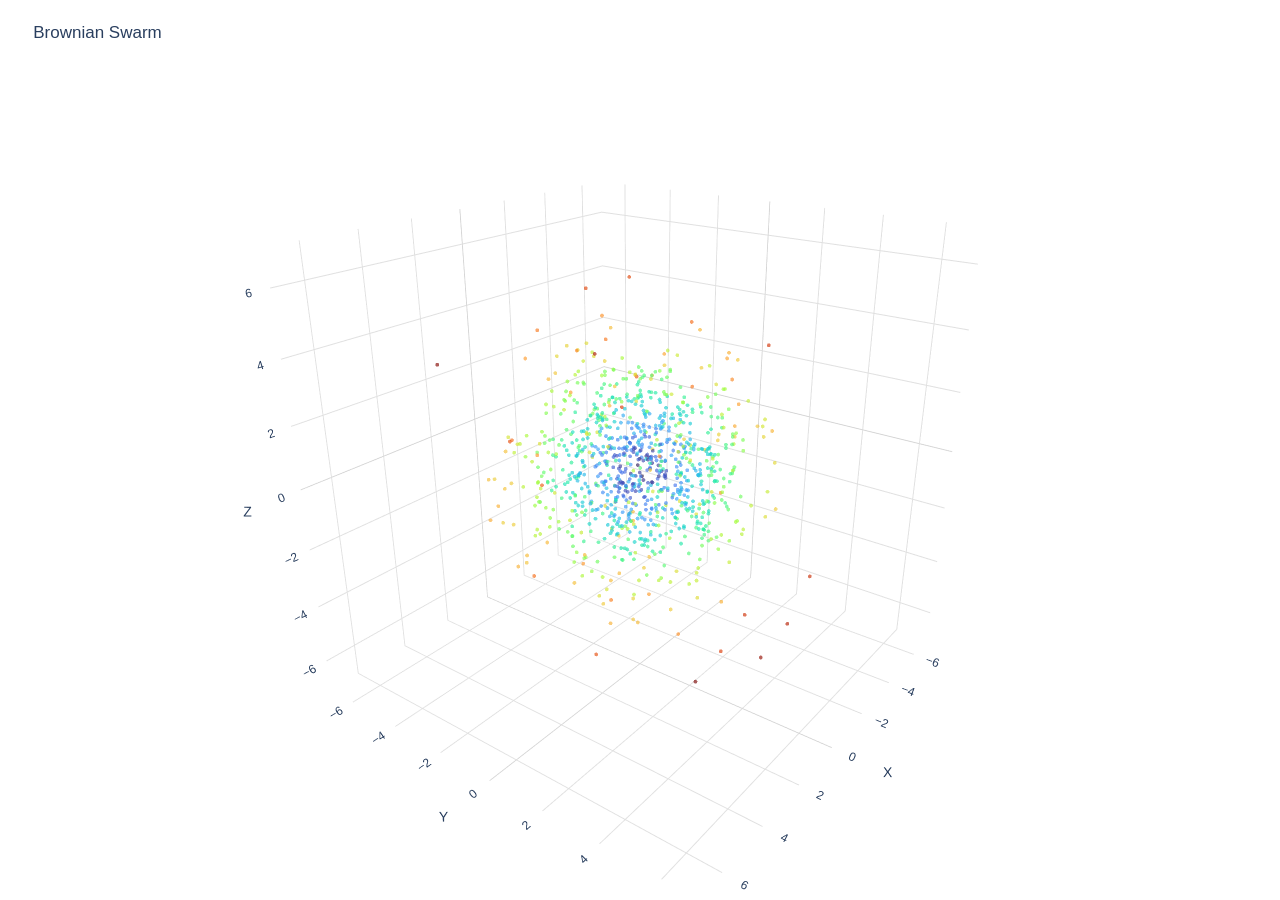
<file: projects/prob_3d.html>
<html>
<head><meta charset="utf-8" /></head>
<body>
    <div>                        <script type="text/javascript">window.PlotlyConfig = {MathJaxConfig: 'local'};</script>
        <script charset="utf-8" src="https://cdn.plot.ly/plotly-2.35.2.min.js"></script>                <div id="5c9426a2-b853-4695-97e4-ba640d2b64d7" class="plotly-graph-div" style="height:100%; width:100%;"></div>            <script type="text/javascript">                                    window.PLOTLYENV=window.PLOTLYENV || {};                                    if (document.getElementById("5c9426a2-b853-4695-97e4-ba640d2b64d7")) {                    Plotly.newPlot(                        "5c9426a2-b853-4695-97e4-ba640d2b64d7",                        [{"marker":{"color":[3.037129999748706,2.4807383145959903,2.003177421811268,1.359322998207042,1.7471797606408477,1.713074774761735,4.244426523477805,3.9146730569461665,2.1385064431296694,1.7416816509072295,3.18689646253853,0.8632646558302627,1.417193676123575,1.9371895930743435,2.0953083727637436,4.398800029276473,2.600467939419444,2.023739238494167,3.205246517182769,4.91128492146082,1.3489107680987753,1.0816909933897902,5.011187466222713,1.9250758433685573,1.3499846271017597,4.234514569483454,2.948887127675992,1.4727548478844044,2.4597016558531446,3.398226485272999,3.2295712153194085,3.3731320867941625,3.09400225352968,2.676023884477218,2.3061246246303484,5.419328752598861,2.2892769991942594,2.698658048547495,1.480105570213737,4.292016180216149,1.7457859098319801,2.9893590515916024,3.1789272534345403,3.5169334110794157,3.0276320952074847,3.275896912789381,1.271324485834396,1.4313797252134717,1.5861353365259145,2.025962253218152,0.5364288959407286,3.410611382315599,1.5132003312978888,3.1198917034812825,3.395095723427171,3.0557383942481624,1.7084483790011744,4.643865373944665,3.778331270892513,1.9637696153801332,4.633785137106663,3.1633015780867697,2.970630069672685,2.6895404021041753,2.134011618930282,1.7790971966582427,1.5918771394572986,2.7508798077095227,1.26482348568248,6.715633510423809,3.95115045764369,3.571710720129694,2.735218565076923,3.9033276779344583,2.163287951709433,1.761941300017713,0.9416622540591907,2.032185962257228,4.007297583766789,3.594998703497896,2.667723065549098,1.7035968447880354,2.0427659927908355,2.4344989844571665,0.9431258912096689,3.532252999709639,1.2575731150302079,1.3562374993513873,3.7794681903178735,3.1974036760749183,1.2938019130333187,3.2808601371548924,3.381253585529016,1.7581357790224361,3.053177814692802,3.3167607994733155,0.6103935696038201,2.099765011852431,2.06990933657729,3.216317363802786,5.427465529583379,2.4145118424636354,3.2459411082529335,3.884300598557193,3.759886401109136,1.650126215459891,2.9772894218302555,3.1581613829904818,2.166281357423033,4.2264974802429345,2.2442863597549123,1.5065718066627352,1.3449163282003342,3.22405117062927,3.1477615183936907,2.8858330884793806,2.2174919970517966,1.0313660275204681,0.8169672088396227,1.3364954121206403,3.6464332661748826,3.429936116692522,4.673221530130715,2.4483435632648756,1.7996681356593802,1.236545102726164,4.586499494985252,4.375584291642405,6.077222059262609,4.075031408554919,3.272526643669301,4.123038143747211,3.5652949118664012,3.8291614921369987,3.025018278924591,0.9613807011657257,2.819119560467898,2.355605450784497,2.0516871445449523,3.027608995930462,1.9243007673510308,4.435983336286514,1.8651532862976368,3.8474161041144006,1.8434843298952535,4.49663386676141,2.0139355770565577,4.782803513767752,2.563645132425621,2.011937277652736,2.1247584311625585,3.1601826008637315,3.776973141015887,0.8127981615818215,3.2401540712877788,4.666568459207355,0.9426418071216272,1.6568784708381743,1.556140561270453,2.1610402221428306,3.113920110490797,2.675904346068173,1.3929628645974108,0.7342280816900583,1.605622528188722,1.0403570061647678,0.6761582687298674,3.356231172042316,3.307633496613267,2.344870898857664,2.025154249177271,3.063097539886283,3.125049269447196,1.3011963202245684,4.7887139292924585,1.2975591201816008,3.0362363837602215,4.478127669268568,1.9115009015074498,5.7404563998243185,2.534215842357714,1.218833846931984,1.8240816061300262,3.386663516286677,2.099765844919848,1.5519750460136144,0.8608669277621445,1.9078581596533377,3.9496037062479337,1.0629141889983473,2.371249172916079,4.463533086536548,2.732599312584518,2.7644222731009904,1.0634184622794267,2.6195113621632204,3.1770434796025486,3.136224482866331,3.714154647937128,1.449973160537095,3.0863374620517785,1.0648534287246618,3.09246888622202,1.4830022601625723,1.305584434031789,2.3817714181186522,3.7722661143473477,0.7817382492552312,4.183829958417251,1.841884041503968,2.54160129689968,2.7103550140523134,2.0314692469192455,3.961285902137849,3.236457923197082,1.3539103253458749,1.8271727852375432,3.15677984406955,4.085709106658809,3.0030152552321296,5.064160886025384,4.3354511229174095,3.0840789198031424,2.9861128434353597,5.951098890567078,3.130250679522055,3.32069438263736,1.2315927277945586,1.8910789631188847,2.6457683712742983,2.8381622526987536,3.628228647473397,3.023052342597636,4.512864116253101,1.4475614905261247,3.9956381220846686,2.815970373727814,4.315356630763816,1.6040826797823506,1.9333996308363481,2.0371413140054915,1.946629394316836,4.77549709074344,1.7570328515414337,3.437367631866186,2.886646312233287,1.6564093883772577,3.87436423530222,5.6612316538988825,1.2844511677093076,3.8238752343336437,2.8186140320805046,2.037317248775308,1.8997155150626974,2.862045360652364,1.6334819692327602,5.729542220409116,4.1607686555946986,1.4729498292425813,1.707170897678508,1.4798711341234858,2.0913375251221153,1.195294395956263,2.226384369077051,2.463660195636046,1.8141014794621795,1.7780933441187594,3.447141300942171,1.927938339546308,3.5615256445995755,2.8600903412288003,2.7191291036111207,3.433109456362442,1.3034882269301988,2.789081360277752,3.2416477039390554,3.7048904086176178,1.381572313426611,0.8180642128712141,2.17100806250208,1.760038104800239,4.070857821501253,3.2792251287572016,2.0551861315014204,2.8047375525860767,2.698089761004213,1.0826877563740522,3.648590286350131,1.6542214949866811,2.087713232455003,2.96853842968794,0.5697020784767345,1.4400669407795859,4.887220661998038,1.5268215381556698,0.199122813544401,2.9195550325381223,4.96505690106583,1.6093284837318078,2.6192699672436253,2.402610301475275,3.032860129301308,2.9453145560930736,1.3665538815902762,0.7725777008657855,1.5669313915702576,2.3990717123469407,2.760769344894128,1.4886989350366207,2.923021385768922,4.587355300939798,3.3847145142075963,2.8446346219902825,1.4085048206799842,2.2763753890748917,3.461485286812946,0.9421964119053231,2.684577186281106,2.8710046910247975,2.716136704823746,2.621376332026967,3.717277998667054,2.087374083572028,2.049993687978415,2.73931955149837,3.010482030408561,1.6599377552279155,2.0944601956797597,1.8592822078945166,1.8877288455277337,2.187115428478996,2.145188948988979,3.4319250338807423,3.796865719616244,4.390474587245767,4.194982241184342,0.508317490686385,2.906911933706883,1.7218681249426069,3.5658983645572206,1.8137660570733511,0.4140369587425892,3.171428164843954,2.7969163105124357,2.1974753367979347,2.8275443959279425,1.435886803422955,2.683975891293153,5.197657777681268,3.4711940140576827,4.351470649474617,2.871995817242251,1.2171050119814832,4.493124277253443,1.2614632974622828,4.614019082002009,1.9498528301686888,2.4478951393994377,4.000348266681644,1.119259646362408,1.9358363648634036,2.1590047328428317,2.3314182492218882,2.1794267768148154,2.3217841772045515,5.411213216075846,1.1289022076675534,4.544615770568357,2.646868054763674,3.0241384934855806,2.6496311189626596,0.7323066917150155,1.4987259238477852,1.3167962300839176,2.0573576309380397,2.2505920825529726,3.6507302813089106,5.248502820740375,2.50854709106881,3.941367489525465,2.547058967554567,1.0082467776328599,4.563916901689666,0.8538624739016268,1.0739030482096512,1.386516271850309,2.929649917446177,2.372522468531777,3.2377539517147,2.4221744188835697,2.5258955709538466,5.095973420150753,3.013625820900327,2.530301499847001,1.8403949238173396,3.7395550542073583,2.5686837436303613,3.319988720304588,2.8488481680547455,4.097995393587285,1.5157571584318632,3.521345253855824,1.9554590663978089,6.404487992767076,4.016736020240365,3.4819857484968284,1.6402921305339393,2.0111560625507754,2.1826802880547715,0.8868550229563473,3.7159141640686464,4.4632846328836235,2.7018770706972326,0.9068610016658264,1.983462412805805,2.550239406834364,2.473242124790063,2.9258146261581874,3.2725053816914067,2.4858825961787607,1.7675242733387033,1.216531927375281,3.25126153423454,1.3215509772746863,2.766807404851031,1.548776512367387,1.4043854199320855,4.788330481004889,3.087657592460749,3.4942445395362722,3.0645291270722574,3.798460051435328,4.554128846835992,1.9782115989262903,1.0713642910456154,3.2941796706707853,0.600291557686209,1.0974586450967825,2.2896992337567976,2.055548460898274,1.685969134440699,2.1835070600556823,2.0714735244086504,4.842005865613504,4.769733809522816,1.280588206124668,3.6869369434777184,1.8117762835327313,4.31725460926585,2.2261982090957773,0.5413981740368607,1.0202944252067043,4.198584230683432,4.210335287431741,2.100352217967911,1.8890764070808579,2.707893910781971,3.146092809879072,3.0275205443185262,1.59662474038225,1.7423944772976632,4.077719187173213,0.7571825744227134,5.974048385647126,2.4620615746239833,2.825338350789711,4.648170534225936,3.2677457705317012,3.0784920920331036,1.9316025634781409,2.7542461133850007,1.5883281890427572,0.9559948671805711,3.0227077764149475,0.6255398858696565,4.076742082791671,2.0320544220991095,2.6878606258441367,3.259648941198784,0.9555615214634237,1.0513599579284842,2.1450287797216916,2.1388106679661094,5.3287942255464715,2.216339961539986,2.953222180721243,1.328958448590813,1.7757723544754342,1.9915907309228769,3.8705532337776636,3.568620625037294,0.7578946713201264,2.652730293490194,3.1777615083354083,3.2467814797911174,3.246540698067786,2.712363597426708,2.290263673879598,1.5959674097951593,2.730234497413569,1.5796919297840577,4.464776650162265,2.2672606799841835,1.336379390429282,3.876964607108879,1.8883322898488681,2.777813719010732,2.62214885428862,0.9502573584479126,2.131536927945606,5.330486203581039,3.721701727781144,3.0291245452450903,0.7798950012771874,3.525410441295637,1.457241844576355,2.1464434729047204,2.208258323503104,2.9311723395216367,1.0513453263834167,2.3943041224491317,2.362309661571531,2.8123619601404792,1.7753641009909296,3.3961397552921957,1.4437908018442596,2.303400417167458,3.87100707058888,1.9581647461454803,3.6648098995253084,3.4731866334505956,0.9342776490592576,1.979812208577436,0.7698762791860069,2.4361984390969846,3.78327179313513,1.489018289590193,2.9802066931811275,3.631495635347217,2.9327575270373782,3.6353319426621042,4.052010565226116,5.307337429710297,3.128752265878809,4.74035557107898,4.9962692997542515,0.6946805322673406,4.535329788190158,2.701725844611797,1.777678145493398,2.3559100845309,2.279438165111484,2.0971999389853457,3.7895483691786707,4.213794364774668,2.8255189395657565,1.0431717958185087,4.078677662621685,2.5627669207675177,2.258848042161165,3.0906127084439654,2.3250591166848036,4.317118586250604,1.0489319388933334,1.4546877921275372,2.153965317566943,2.41514290600429,2.9319646038120646,1.7291510884012227,3.1862610261435473,4.717738165482095,2.9400868771229303,1.9892202306514646,1.4786617363267656,2.2354092487274095,3.8493663783663896,1.968001933339495,1.6815701394110232,1.7704140535900796,3.345085256293519,4.7120761947541885,2.2680287790673233,3.648633898458715,2.1478045623014697,1.5173572517061018,2.519625817631689,2.4232053334173957,2.2275740325159363,2.9275765532420865,3.8682432005718237,0.7004793182516057,3.5279542072151058,2.342963287372719,0.973507347782107,3.8861594992173756,2.326457468767017,2.121307296382359,1.9053811145398185,0.790268455493951,2.6030040665826264,2.015426893799004,2.926347716311038,2.16041546032679,3.1522768656208435,2.7972710401042225,2.2120654268037976,3.5127914619163296,2.0913789286979,3.982311682032192,2.833048162905691,1.908380218815522,1.124935536718653,3.083753196784074,1.0131670522702594,1.9217661856405632,2.271349165570433,2.3479461981326386,0.35499035170181886,2.1054809772276624,4.485611737354338,2.2758064022591875,3.038526082853031,2.1433044667078653,2.171281547274951,3.3349836107669657,0.6036374934016321,3.5030784447045242,2.7044452059363433,2.8456843075385416,0.9594850802517169,3.879468398193561,3.074768378381417,3.074149961909614,3.546678890400949,2.788675132213517,1.4616760312681745,2.1893232060619496,4.797213298563096,1.637894997886521,3.650601354100203,1.4530337842454988,2.392133545216798,2.7736780062528243,3.096463671039541,2.252473464590695,3.6620437680145232,2.585966036822405,1.5601143574043388,2.8433651241576663,5.83462733024939,2.8052669638106136,1.115830103796471,3.3135679768319792,2.2995932763506777,1.168601382907991,1.8366421083257625,1.7530684243286692,2.996338139701069,2.2653624516576008,2.102115966801368,1.7383383782308413,2.3688268075216192,3.2477791330695993,3.5275942408278405,3.0995061387586444,1.2972581741331137,1.4571705673864477,3.62966942442994,3.5601302705566233,0.8203596872465997,2.9724323156246673,2.786329789663806,2.1566219139057448,1.6268549905297636,2.913834449812271,1.2515222947037563,3.154333253451453,1.3659402310040227,3.2860858437239746,2.2589113991545764,6.858795818999087,2.5949149269978333,2.74709166243404,2.1757658320791853,2.862582137156907,1.0048838294804292,4.238855224674993,1.8145171865742067,4.457178250094229,6.944482549325626,1.9527967435912386,2.048410735898349,1.919573827997876,3.752026261236046,3.4830009144921497,3.272848623118692,1.9983708658536832,1.7397270530061044,1.8506945638946157,1.6029953525713534,2.3787528563861633,5.061280134357707,2.651222597556284,0.8780951713236117,1.8133085248512542,4.00928809777816,2.6619926138456442,2.199822290046758,2.1127281101448285,1.360127549543153,1.6868458470008827,1.685499717119545,3.7963555967091045,2.1101978412641977,2.1342577045578497,1.3408514815710515,1.793054690873363,1.84455450910007,2.544640636146944,4.022091356011362,4.336379724356165,1.5567776275086316,2.4682182926013487,3.267267644185385,2.8594582022619837,2.66724283075528,3.5815733496068205,1.7645197370604178,2.5586324411986596,0.8434010854487038,2.5689233857715816,2.9900943294589877,2.605945194072105,2.927703860573871,1.9391072918724057,1.3328951675269007,4.367432209281279,3.013454096671706,2.2062816103074643,2.7845451704379207,5.0161033951574,1.6698692336072418,2.5935357057175903,2.854031346559427,2.1137203053812548,3.3532943754977853,2.819227184139442,1.9320373683570056,2.447057397538684,2.5396870885122746,1.4207907730997211,0.710557235933387,4.704894478608254,1.0123903364534959,3.4450911799884496,3.858094847537627,1.605700222340112,2.242972600419192,3.0252136196991444,4.162246139147803,2.1951527782350992,2.1729873191166353,1.8445449234849134,4.213560692666443,3.1752736103074244,1.3065359353909671,2.600245290935551,2.0638383413565267,3.0588235208656207,2.8734792254765726,2.1414770385954713,5.112275801543988,2.741428072248439,2.415189798676325,4.493854124847707,2.111176457287709,2.8332279816391868,1.8677098220377388,6.112164075756966,2.723139875200462,1.55184018114312,2.6920884501995705,3.670372335290968,2.102995589434446,2.1762868599146272,1.1749135246283673,2.407958939937867,1.9351833272813441,4.1687855853369005,4.925501097141683,2.3430902124573154,3.2012436368458843,2.3369790506696333,0.5788334885501527,2.410751953191252,4.43811723564555,3.0801633398326436,3.714385697792744,0.7762907096694438,5.824265252102595,2.1993673617463263,1.960302053840707,3.0784988585164776,3.349703184580545,2.8117170313457587,2.078678380530769,5.209639492639171,1.0072282081742583,0.9527587131601583,1.2045835496679356,3.7311042162528354,1.5941890211324872,0.709502131245178,3.5785406934976702,2.3600243351036214,0.9843161849373224,1.1108058579725815,1.4446930875827289,1.3391880502467357,1.8346261043390133,3.952566059594794,3.6533042816195724,3.3470840534639676,2.6514541319378258,1.5954775060889244,1.9683033001250332,3.838816763028201,4.843561745547359,4.5276643527891345,3.7481657295628685,2.4622241476764644,2.480222571902029,1.905921998900391,2.2825413584643695,1.5234459183197753,1.174204280233126,4.4833739737143325,2.482804540124787,3.018265590644977,3.203478231990773,2.1858987027792045,3.4876378667004966,2.873941947563043,2.461100730384778,3.5054674457459916,4.70245981250694,2.5962627715601445,2.7133227669233904,3.204800982069751,3.088002632666608,2.0539646407268437,2.087308108735312,2.9282756016183447,1.4180875950834477,1.549539288026045,4.124909442557345,1.1709407684487576,1.74568535569036,1.327178538866103,3.7831632591490543,2.2631233304062204,1.2639666879430584,3.1207399193549286,1.994789325302898,3.356177539959066,2.9512937643120467,5.579786142888995,2.4535554085742755,1.4741756442229257,1.8325800757803568,1.7059572280801563,2.0746612107867035,1.8289088520552639,0.6060411939612542,2.764184024845706,3.1309189558602246,2.9517370059833734,1.9946147857123138,2.0330001234443054,3.9247202620677735,4.785133206265752,2.746069263567668,2.8762949256550385,1.5822624727129055,3.46621938114784,2.7496673886175005,1.8747518219267916,3.4016358487761305,2.2928180349129783,4.241044456983594,1.7576825374273723,1.3522155265315634,2.4995428104690705,0.7134129399879232,1.9223707118902071,2.135901268496537,2.68470034457317,2.1451822905944304,2.2291917310302645,2.607584985185282,1.2513390053705746,2.0440509871646224,1.9182581626502127,1.898198869693914,2.7742802526358687,2.567447922905429,1.3731640313320046,2.9538489104896275,2.451407999541095,1.6528041234422677,1.7395941604242118,2.267918286543217,2.122963344261395,3.1452832924146743,4.231244746054023,2.1258491086115567,1.7006590843189842,2.1281514743225634,2.2478598788208717,2.383044276781951,1.1351834944373131,1.7560791217704372,2.597057813215153,3.2830268767291524,1.4896216692453177,2.8797208359780204,2.233502255151511,2.470553290379817,1.6809752655439107,2.0674859130931704,3.9227697885337336,0.6154468958753923,0.6729275959501694,1.708643555855934,4.0052404232785355,2.2209462212427473,3.7663850382456348,6.518885276143821,6.159966202139043,0.8705575118851285,4.517311337514475,4.664987771687171,1.5734122527325989,3.2854445947358344,3.133568557462429,3.8141226677330287,2.773536521961375,4.115907005678617,1.765453431441382,3.045919072397313,1.933486918317609,0.7020803989609642,2.870494864943239,2.3246901854936515,4.462775835611984,3.2620183134750698,2.62829151449539,4.460140085030082,3.1793295266285195,2.865689075303152,2.4817100212344596,1.1360746924902212,2.519915576130783,3.0122428594830617,2.157407250564398,5.114100625541549,4.184433968181304,3.900251429784208,2.35844802531324,4.403743251412892,2.884370379904695,1.0617457537275063,2.0428083840181612,4.668200715792862,2.501682950830646,3.4008122525627407,2.8796575807081912,2.670890553929616,4.118845574558111,2.8928688469785984,1.7271001532901018,3.398024544369825,0.6904614550663865,2.241588076005185,3.098638500775441,4.4739705176356015,2.518387883056765,3.2754641654259786,3.4780063450777745,1.9313173969427884,1.7808070829789076,2.9110659382058306,3.589232670016569,3.511953208600847,3.8960176139812592,1.151137077911344,5.173777098615721,3.831717327309248,1.392233997088598,2.9626438753019015],"colorscale":[[0.0,"#30123b"],[0.07142857142857142,"#4145ab"],[0.14285714285714285,"#4675ed"],[0.21428571428571427,"#39a2fc"],[0.2857142857142857,"#1bcfd4"],[0.35714285714285715,"#24eca6"],[0.42857142857142855,"#61fc6c"],[0.5,"#a4fc3b"],[0.5714285714285714,"#d1e834"],[0.6428571428571429,"#f3c63a"],[0.7142857142857143,"#fe9b2d"],[0.7857142857142857,"#f36315"],[0.8571428571428571,"#d93806"],[0.9285714285714286,"#b11901"],[1.0,"#7a0402"]],"opacity":0.65,"showscale":false,"size":2.2},"mode":"markers","x":[-2.922706008362456,-1.678220048895937,0.46239758701189887,-0.49834592872052347,1.2414397190371922,-0.02586448628963889,-1.7095983807639084,2.7892121232632494,0.059218273898933325,0.5157852087020689,-2.9254552396428863,0.21709373812331734,1.4020933355425451,-1.7384826605554773,0.5967493309161713,1.8334768286754886,2.2809157454734525,1.2106781605197485,2.7808859761252593,-0.2925672675799379,-1.2295922302664946,-0.9388275823950412,-2.036016109668739,0.1726095138688695,0.7995735910608223,0.6586342084622017,-0.7000422858143464,-1.4355020544885861,2.3282290973913793,-2.7480763049694263,1.272068930582041,-0.04197947590172221,0.20258753387554215,0.08362096707603298,-0.04748364533782135,-3.950623750801494,1.9616349201074017,-1.1368101550458636,-1.4554438043495335,-1.0547173056698973,-1.1513715715170572,-0.7902162230916525,-0.04151138947420932,1.1943883685365249,-0.28170363384402886,2.0238393825291454,-0.4125474261095762,-1.194769044798309,1.5362007139830858,-1.5600511371692714,-0.11026516501111171,0.013551165801011232,-0.8210085629259913,-0.06880932831904153,-3.2910112191270002,-1.1754713864620727,-0.5242088811769732,-1.539462958260725,-3.619712287443875,-1.0988500988357528,2.8825004112927672,-1.0236995550859285,0.5114520268490623,-0.5569746083989613,1.0107634252817095,1.1162958332064883,-0.18551624116545615,0.06715516252757656,0.6967520013655988,1.3658126505178514,-0.1455486126904776,-2.2187469482499504,-2.5538873047643276,-3.5990975626958313,-0.7868083729550572,-0.2779238444078992,0.27878247300933034,-0.1438573638126961,-1.8568729148908198,2.0327169589348095,0.6560280043711024,1.3692516367032233,0.39475332431028876,2.0942222153446317,0.016233904573593638,-1.8926031074482754,0.11068845646032655,-0.10508665523252046,-0.9090824732974744,1.168790088265442,0.7791563761100291,1.8585913256158284,-0.1591840209014102,0.0012889590370400161,1.7939009901988392,-2.7883891425963285,-0.5180352413042344,-1.4663245520946062,1.4950604853567029,0.24774256463850378,-0.036174212860797306,-0.8434919798721867,-1.2637809967220976,2.2125939092589264,2.531130883341848,-1.469334793389105,2.9550530873654517,2.436823829835165,1.1722682451937714,1.6407812564073385,-0.6200679176919874,1.201937176116044,0.5739846595020979,2.3102942644037694,0.705418979617235,-2.384199740447053,0.5813557114410917,-0.37969296587166906,-0.46965835996037913,-0.05046018451050743,2.95240567124202,0.7597531852987653,4.475127263677306,-1.2897517352963468,-0.4459570153957284,-0.167717025648996,3.495783838417115,0.4030642115911686,-0.49437373641829774,-2.1607957418390416,0.6766998272860412,-3.1971527404338733,0.8527737693175592,-2.056414435848096,-0.6609417128142073,-0.8637261724114206,0.1858295506888572,-0.8534967636263179,-1.647680522950669,-0.2779746775111935,1.8054383853284828,2.848796292968757,-1.2857933702025515,-2.5380842253714415,-0.3487639022305288,1.3306199406605417,1.3777474645584193,1.079179583426346,0.12376642245099001,1.1925591326186173,-0.17802564140676613,-0.5039659119865565,-1.6364177934094741,-0.5300541730454605,3.091272850120529,-0.19722851285165188,-0.41252179474610723,-0.7318321671684481,0.9277725342463573,0.4008646620079517,-0.23090914555518016,-0.8818183861578438,0.694609411016605,0.33501208248756387,-0.022280877159159607,-0.3425478495063151,-0.13230497495531116,3.0086410419333145,-2.7354702768919097,-0.4917187545445683,-1.8182709432749202,-0.6726138694004277,-0.5886171118282723,0.816596272843435,4.510539578022105,-0.2644159555225344,1.7398516723836968,0.4369450341595885,-1.629271137296742,3.788507160219243,-0.20819387746645826,-0.4601254525932367,-0.7472384171739748,2.9549853393417127,0.5446937979638725,-1.055762206287537,0.7893319488975779,-0.3020033459685995,-2.1061900238273017,-0.379030907513454,0.9333701796579283,-1.2091059975326366,1.4137295819772564,-1.8934408481551641,0.9551013802106854,0.44149090790207757,0.6685130250536737,0.46196464570437257,3.3039364497027055,0.47759207773440504,-0.45672504216926085,-0.3877326429540418,-0.7711941095961368,0.07980530107255238,-0.8885142912150714,-0.777057139953349,1.5311309884237487,0.3413573791339318,1.550117443235919,-0.9390602699699167,0.7848929263489072,0.45108012448457036,1.6846388191697974,-3.8343835600479856,-2.7399810127266164,-1.079387735239611,1.172155765515834,-1.4961958008119824,-2.330256869669373,-0.17738847876212113,-0.7018857795369924,1.6548896449665391,-1.6798252351617518,2.1572632508468197,1.1007602829180936,0.09209818086429569,0.15869312747589553,0.4136941619540081,-1.5273078764804338,-1.7125980263172833,1.8758548393034369,1.468196841184802,0.21440815042886982,-4.4649381453332415,0.6168913168828124,-3.5818936294571646,-0.2281302929070154,0.35772756212612533,0.40476292898149246,0.5478931900140899,0.8235220651381148,-1.4306881773485765,2.052953732881558,0.9037053149415768,-2.6031748642356396,-1.322709953760669,0.6137849966043859,0.3312638579699745,3.014663404175814,1.1854333425229284,0.8327262441865679,2.8051847711094773,-0.1030111930628213,0.6234991393227978,0.2331897103364138,0.25336052179974844,-0.22035306633078083,3.6259449983857106,-0.9358244789562185,1.5090493881925569,-0.42973267779468655,0.3501536252478308,-0.4824008719798092,1.0749747250183985,-0.39288417226726347,1.2204041351855037,-0.691118132639338,3.1167336157987533,-0.896927895135128,3.1141561878230553,-1.9348474957444102,-1.5890671887518795,1.3556107000858404,-0.3115180037801868,1.6603382656308436,2.1529471216237606,2.474004453506417,-1.128750484402762,-0.3180289114025623,-0.05406941099098624,-1.0464398090483766,-1.8669956520749402,-3.2018684455557764,-0.48775291189300984,-1.5085831776505472,1.8655627292747958,0.6993088162829342,3.5440492090950384,-0.06909273728120557,-1.2591817708791664,0.6888776428373692,-0.5175980938826958,0.5204109026907491,-3.965137678069249,-1.1929480022107395,-0.006576484110342666,-2.3774951205508885,-4.880426341544508,-0.6658079537816376,-2.2948128771914478,-0.6220930440373489,-2.3489231366937693,1.5665921346556724,1.168878187498654,-0.16105940806696165,-0.3428386752755541,-0.5936849910397632,2.6736049693438444,-0.9075429262324265,1.500961825467177,1.3126597018215724,-0.5480782203775968,-0.3619501866333938,0.944963603361265,-1.690762890291272,-0.6849819584759977,-0.09358896250586823,2.298850050090958,0.9512824549442611,0.023511512925857236,-0.8720719194520061,3.5815588964906615,1.8489958904373776,1.8157351788242946,1.4163991266618858,-0.5741605669414309,-1.4917708280121411,0.125198047023908,0.28881320442737374,0.6701219296212624,-1.5705902121888653,1.4837383872610466,1.7355348274291849,1.9611953462643719,2.2638248947392237,2.4723916539252477,-0.11246383174463276,-1.4052101795884955,1.0619488114296503,-3.325672546393223,-1.421426422218308,0.06822342512172921,-2.130488731642611,-1.3344306774486594,1.5897063448985642,1.0155483355171246,0.7347973263584475,-0.2064416230218561,-4.561657114639858,-1.3329764991574709,-3.1055736299684527,-1.9535732244542003,0.8029865566989876,-2.844298453689185,-0.5580545611345463,4.205251042532506,-1.7302021794914988,-0.5388049234875493,3.9589765447221468,0.28584096955484833,-1.395505764616891,-2.1339365289048713,-1.379114588075297,-0.06831008687067433,-0.718116110707968,5.276398515847783,-0.5901061961114464,2.384785830382823,-2.0651811422480324,2.104248120192729,1.4034146829915994,0.6457042555694544,0.12077859386940712,-0.3245929778868175,2.0158342586141025,-1.5812807226760994,2.427455211719554,4.418153747287504,1.6242931709355983,-1.7071725860593552,-0.28878667945053105,0.04285346793778967,1.7853211446205142,0.4455342573138762,0.4313605681171232,0.7034726243587819,-2.704658391751736,1.9234001568408807,0.5685244621709236,-1.5423140204059835,-1.9006657212233935,-1.5633577544645885,-1.3805655186399626,0.697875430057763,1.1054222116585906,2.463566385627349,-2.3182640051184045,-2.718857615930634,-1.9150413039469678,3.2008729639182456,-0.9576090098094214,3.275997540415983,1.0803295748590422,-0.6570111925652238,-0.04783161020522113,2.6305491009439135,0.7815729005341818,-0.32853454110114083,1.7605199983084665,-0.20602233184426416,-2.0650336907911564,-0.6019403784745494,-0.9405394917936022,0.25332888546353644,-1.8280549764912457,0.34176323032493944,-0.7581580029900891,0.4998395996193055,-1.243215166046134,-0.6948796023927845,1.0813771780115935,0.8719731191106203,-1.797869948799886,-0.46989875303969886,-0.9893137739587983,0.9790641343302527,1.2730738268600714,-0.8551496365136761,0.6853462831837236,0.29334330625511396,-0.419896458285744,3.405243456234933,2.737933622482782,0.26748891448545775,-0.6794705905597763,0.4346218490832089,-0.5995261006024837,-1.0787393100642753,-1.8597402468125894,1.0392418331871829,0.5267933063840815,-0.9764678004666159,0.37232027852521643,3.1671506883093614,4.174170067159754,-0.4889842666121044,1.1348103858271334,-1.2667141725808375,-3.5858595445841375,-0.7230578317587344,-0.27833806616207457,0.19740606660995982,-0.0692455610844494,-1.3736615070998872,1.3020553182608336,-1.4314592663010925,-1.439264872027674,-2.941981889134523,2.860807819588231,-0.9011938216610164,-0.6875549224594392,-3.110357669376498,0.15228895630476363,-4.355892211263411,2.2833187702356663,-0.9095930708186639,-2.5916305967702122,1.8852467241529516,-1.2061535186204018,-1.2551907024967788,1.345707895488089,0.2328231331088371,0.8251686391761553,2.2153128313642956,0.4828400619385782,3.275614035359489,1.4635281184303863,1.8653670030282954,0.5131006958226019,0.771657588674063,0.13555965566661532,1.8212663398456026,0.282662744987939,-2.816586206179365,1.2812306040499666,1.4885609380277032,-0.9343651125877616,-0.8267187617406393,1.1142496460768985,-3.726211452044172,1.0407222927384057,0.4223589926511836,-0.10074312584345868,2.581011814510087,-1.1316365781507378,1.7967071972317146,0.6094994591263417,0.6951937218032964,0.13408767133458444,0.7307438470962233,1.5585938498796452,3.880895816717147,0.06214865694871313,1.0875065240953163,-2.7475001393433782,0.578883094952431,-1.905451661150673,-1.1043918114773474,-0.3201850241930096,-1.4005947456592718,1.8902959720606576,-2.567268951970101,1.0324907084200652,-0.4778580434634814,2.482694940022615,1.2574342668629341,0.011683482667190562,-0.9235353035432612,-0.18768918834976278,-0.49002735641212697,-0.939153483130423,0.796247101004983,1.0110300655621254,-1.3002484213569132,0.9943764243054012,-0.1623567530973182,0.8973809276179942,0.1002103783998006,1.5156821907766993,3.1220113121908177,0.2875203740355717,0.5716649318371587,-0.9275470398427518,-0.07991768988736722,1.8921477898247903,1.5682594853004628,-0.08663349904473663,0.5064588936102299,2.312919264531164,-1.505979708765851,-3.494639267338427,-2.91165786744503,1.757144994064599,2.348961775782208,-4.185001939425426,3.6574018839417843,-0.4189270558337063,-0.2206593768233114,0.11048338258868376,-1.662882082421725,0.09687521976282647,0.3286092089683501,0.2099396118745904,-0.1521113284371272,2.2200941721954646,-1.4369031311311624,0.9363289226294809,-1.824576166876162,2.494812885037574,1.0294216775334075,-2.1344094376832246,-1.1518983075822218,1.3170473726655008,0.9279626282225076,-0.19823540030210454,-0.478863928389958,-0.16974952555655332,-1.3385750258753493,-0.843200624102897,2.3805144754725056,-0.3112469696641479,-2.1629005974734152,-1.3540305335216216,0.07116907687551602,0.24952897374615018,-0.24895379946404778,-0.9285047239641331,-0.46316828555987705,1.5553942552379574,0.7047949521097048,-2.72972577293427,-0.2791559896214502,1.0851275322152707,0.46065430639793226,0.5034305119812562,0.4511876024521712,-1.5599179540012436,-0.9409035078501721,-1.2052280006079035,3.7632344053923537,-0.46292049314158773,-2.934304606487857,1.681688429716552,-0.13437280874475277,-2.5952699115567737,-0.04205507592544949,0.7024667411097332,-1.4637764984628279,0.1944374649798281,-1.8188964053050785,-0.6825716390740416,-1.9679530336308426,-0.9157484906527985,1.7808562894495674,-0.30842748216724536,0.7573482003815372,1.8677991332350505,1.8942302042427774,-0.7444345869144041,-1.4044571843859934,-0.0029642343792789377,0.09158992344657839,1.3194433360013729,-0.9430099356014182,0.7719111655367629,-1.2369247420219964,0.9114696443261125,-0.23629146310966098,1.4612100721257995,-4.241718228203371,1.617985252956249,-2.6139372462988324,-0.658995079601521,-0.17529679684686528,0.8619191811375739,-0.2658631728395095,2.2170684176962143,0.06473104393902898,1.751705566218103,0.2519902488929321,0.03169171848012105,2.795852453676929,-1.1542523081797262,1.2444121092561122,-0.16928315888419268,-0.21743993279980506,-2.160922963491775,3.9043354929642637,-0.9064843332044333,2.0933555810045434,1.2056893711985732,-2.0953253266428282,0.8614018614807648,1.8805860863942423,-1.0603652813413642,2.2744679367508422,-2.342909440707483,0.4377525526208049,-1.977271358881486,0.8882038125516319,1.1729533144162307,-0.9327798535759442,1.143982512047895,-0.7887164333122146,-0.5303837467616741,1.454673424265063,0.4234728397360898,-2.487575206670862,-0.6091516151272827,1.996477396827964,1.7289911336141877,-1.1329261096698,2.889756105527849,-1.9770657862589536,-1.381441525821926,-0.8793351862694784,-1.371343590430575,0.3497509544894928,0.7533441383001321,-0.34174373102550326,-1.2569491419899603,-1.4867581614995977,-1.8851803589764382,-1.0323633621711334,-0.8230724213386893,-0.4264917930141957,0.6041765030801312,-0.5196841838358549,1.2070006904046153,1.6959826029003668,4.126052388975158,0.6624801057160529,1.7670841232295795,0.6892436097410748,-1.6160344375616313,0.692301524511797,0.72705433459323,1.4988293344288295,4.215859095355355,0.46173678808019647,-1.5235561056787874,-1.6753141822604096,-1.4122770942892917,3.1225982111529977,2.4352132144981415,-0.18796148002483662,-0.32558197194476307,0.15524052380603137,-1.4722513873433112,-0.4645710518387943,-0.2687647083266267,4.7429660298910585,2.0626004697814713,0.05229446187052887,-1.0251723658658143,-0.22655424016088332,1.3643166778529923,0.1512687587269168,-1.342787741627281,0.9794470143012977,0.10497324908237271,-1.6827282880894352,-0.9237344145121362,-0.8694367096341664,-0.8917484954394005,0.4785882611429433,-1.6151446867451953,0.9274345649445734,-0.15356014436562432,-3.4917970425192513,-0.6415715844233693,1.3629327188075622,-0.1522536133624736,0.03268493388762232,1.2015385759638089,2.5728970384995744,0.25133982321214343,0.9473095744282436,0.34570254307336507,0.20481191481996086,1.1249114617996616,-1.907291379255017,-0.31828769189562256,-2.8243342201726676,1.2426784509894189,0.8660791250286367,0.5249491398276034,0.09164219053403434,-0.12212938791962619,2.553756339013226,0.5772392186119942,1.425576614667597,0.42922676720798564,0.15600377586526037,0.23394756328458674,1.396599778586586,0.45558983515745877,-1.4934274090794228,-2.242491172023638,0.9678204786258678,0.75636313419429,-0.3605998887094072,-0.7168879677011835,-0.714513957021907,-3.0253614048871484,2.567410496909327,-1.0191751233862094,1.1254329718920764,-2.206133247271113,3.3030201094839984,1.1449092918627206,-1.2705955635612267,-0.8128060668749071,-2.3168167369180916,-3.0767363846846765,-0.047792980923598,-1.675639751044775,0.788506594789718,-0.6605840888927275,0.5358646682069687,-1.5244085324753358,1.933772536918883,-2.733380093253058,0.7852716915455948,3.111442835514683,-0.2067302128312869,-2.286349746248054,1.129796294870397,2.358433089161884,2.2345442005743696,-1.2815198820200715,2.050742658857556,-2.0892171844190406,-1.7460188982487512,-1.5345169138863393,0.18410542284657908,0.2617999397869889,-0.6979094407076578,-3.1268647657131523,1.3234891207483863,-1.9704394668586063,-1.7137677383355718,-1.6016529875968768,0.1045856299169117,-0.19466047247225288,3.483435927325189,2.8163702896348948,1.2257157742721134,0.4440238005874878,-0.5495844464291856,-0.5436683603367201,-1.1273667400750653,-2.3649310799250802,1.1746083229323594,-1.523762997194011,1.6195670172682863,-1.9767728464043777,-0.7356666251775474,-0.3881882510380266,0.07480049854206358,-2.3637104602133614,-0.4479169702090294,0.24533445068333204,-2.0095838021917203,0.8142246407433712,0.32811964694825335,0.42952034649148896,0.3582465236874377,-0.2640741429668227,-1.1436767935348744,-0.9509688822095408,1.001269910165799,-3.2105325998901493,-0.2474643301827141,-1.3070308491462916,-1.1591321651835051,2.8434437649951003,0.9890353608203909,2.547151129892503,2.8553433962844768,-1.4638974449600175,0.8938469763933019,1.096398343710732,1.23956939364902,-0.8903264705173863,1.10287934696958,1.1419041360211162,-2.0933302313199618,-2.786246305443711,2.517822149554543,1.2046753827363648,2.770404259964646,0.20233690112054664,1.5813943853914414,0.6655883585024069,0.7163349171122907,0.2508273122575919,2.22439622467086,2.685932708783207,-2.051525745801182,0.6668051452446929,1.0489254890828055,-1.6662797873080628,0.9011665039954027,-0.8778280406344838,-3.3123684792335313,-0.4322985958706862,-0.35395556672605344,0.6672373926502878,0.8607181039625577,-1.5170656962672637,0.3281371681311777,-0.8015201382899981,0.1383622631554835,1.7763802735329026,-1.9029301190234693,-0.9686161883134239,-0.5570395670655381,-0.28507628961803,1.472941730878734,-0.25108781627645294,1.733940884174424,1.6956114483388194,-0.5809476279942674,2.0903426169964026,0.8518766830968256,1.3156226446664223,0.8224674999820447,1.329531378245031,0.03687435061548617,3.1396180585349165,2.5009547689063623,-2.5469695912647943,1.318054849414358,-3.072359603515172,-0.6696478555500696,-1.3963910225812826,-2.6544784593777218,-0.05345939445444474,-1.4484599900160517,1.2780590107822491,0.2080884337777452,0.7080206321960553,0.10090766545963828,0.19727789295145526,-1.4158850422768832,-0.9378068324536092,1.8036245784723348,-1.724475944932065,1.894227700446591,0.9456726763507984,-0.3940830439818963,-0.6648513844881587,0.3083370625040302,-1.0487319701093034,-2.035930720783732,-0.8414144104909653,-1.3148068889802167,2.1528759750185418,-0.03051754646909044,0.9364886662249008,-1.7620488549845807,0.3434501879009131,-0.9766488562433946,-3.345357477723332,1.4877619159354811,-1.12726906704736,-0.6483836079374816,0.8963064890325225,1.4185766190662554,-0.19577186920674503,0.5371336031514842,-2.0519320409673423,-2.2243237666802953,-0.050224222991956655,1.0154165637163712,-0.5656843236706568,-0.02756189321750402,-0.020921697696621305,-1.8793347457952028,1.198547700919438,0.3266886229406354,-0.27742385185594676,1.5597012296734565,-3.7117072208532718,0.7460871768820233,2.0562519423788754,-3.8959169673899723,-2.1929876114830575,0.5271209189654046,-2.9026340091056855,-0.6696514131387374,-0.9894456761714197,-1.7033784071645361,2.646865294880165,-0.040198384714391945,2.3734914353656458,2.354145629039845,0.05189792091859713,-0.49581748634022016,0.9257940155680463,-0.2184458183664273,-0.9361175426265594,-2.139868064532266,-3.8861456977986277,-2.068981392802323,-2.605803556339917,-4.432400157902015,-0.48504151622999536,-0.16570195995800033,0.28497532464791264,1.0452732690054438,-0.7069202223659178,-0.3287817726096595,-1.8867055277049185,-4.254461273052555,3.26187003559717,-2.451927198604359,1.0866983933656502,-4.396193250920665,-1.4133011669138074,-0.623369829148342,-1.5961275576721707,1.524328683396566,1.57740726326432,-3.154139338821813,0.35569291465177455,1.0333776666144237,1.9408263773742171,-0.8108207540349801,1.3418515125063633,0.41347429584347284,0.634980432747946,-0.9753281709631361,1.7392026585565639,4.201715439280714,2.0072985760093762,-2.0465016717532856,0.7465876736618565,-1.8061826522334385,0.63652692523556,-2.150631811822368,3.216145207180256,0.05413621151659116,1.1469175726967922,1.088653700435649,-4.924110261209051,-3.7696737068077892,0.14354399426784434,-1.3413926020149123],"y":[-0.14527241562190682,0.5684867746402587,0.7559626704882608,0.7314996004113727,0.8391890927862422,1.709420371843904,-2.775673942786262,-0.548709842672707,0.09636314601882756,-1.0663532564740639,0.7236984525045584,0.5415298628582507,-0.018820270349940466,-0.4536933243404986,-0.5038857636326962,0.1556982940599601,0.5491081106338639,0.42532738407206755,1.5662700151208782,2.7887604268756516,0.12592613549911796,0.2520408419163488,-4.47895569376215,0.8509971990647556,0.6535764093818132,-1.4688740384691927,-2.216658487928624,0.3245970959466128,0.7288229871447306,1.9877899435049557,2.5594037530803138,-2.9844431627562575,3.087130667420964,0.8499584919213854,-0.5317010487740256,-0.8711381672882614,1.1323212251418593,-2.1450488177596454,-0.25989075581240284,4.052455724599281,-0.5276875503561611,2.841589518095314,-2.1901895610335598,-2.859843649461281,-2.9930254442675515,-0.08814153379216651,0.9397515137990424,0.5570652720848286,0.3240311949893643,1.2004436291440668,-0.4437237289208622,0.720373667401508,1.0343297559148288,-2.6350722249507776,-0.7496369636499914,-0.818727970920886,1.0964581887974947,-2.3087083760356832,-1.0744120393344307,-1.5961328560805494,-3.61857207146131,0.36109831092460737,2.8221605109926933,-0.46966705626520533,-1.8651318549593605,-1.0253682193176283,0.6334665788323283,-0.8216722036619257,0.8870451723660515,5.295330189435529,-2.5463348436195954,1.561571674185329,0.7810569527082467,1.1153699369071135,0.16804860297642027,1.4315095566607632,-0.16213379937806166,-1.094000948320088,-1.6618945797567308,-0.9728744207256995,0.2893018119716699,1.0095000555145703,-1.7035397643259815,-0.722324714759744,-0.6898573574399121,2.3898308463236106,0.31107965995553666,-0.7160928498650514,1.6211334766729324,2.166482876291943,0.26566904376685435,2.6995385064798114,-2.5078175337147814,-0.6352292923586979,2.167758870954335,1.29302306120935,0.31779303038547113,0.8241683622315191,-1.0666315546897471,-1.1194689100871986,-5.414598343712367,0.38568748107333606,-2.882532406096762,2.2271382238428306,0.6975556413525632,0.5079824706649315,-0.04732134135327214,-1.9602475068465954,-1.0680629386371452,1.0704907181699808,-0.4187711328340531,0.7604310265695735,1.1383898723054764,-2.0862682069496543,3.007568722334313,1.5664156752785614,-1.5655327591047723,-0.08902845759495306,-0.606607919384369,-0.5722975644628435,2.0495991068918293,1.4935916331805963,-0.6201952966287378,1.0120842321687926,-1.5071959205554835,0.5996556954071603,2.9283368952270736,0.025463377261856518,3.965685152003378,-3.4425967999270046,0.7694177731979578,-0.7045604987165928,-2.6447642476622826,-0.4666908991305116,-2.8172807983254087,-0.25655274440949005,-2.0552835983534714,2.115037233563383,-0.27711217848209474,-2.4706177229617543,0.617665965996336,-3.3947539140162797,1.3479700262350138,2.4867149065250254,-1.5486673551907106,-0.44777353335754466,-1.3000391895486694,3.7426938081876746,1.6491448677990284,-0.5790185171060234,2.116906505594479,-2.3815008114459713,2.7271370290973533,0.5662007841346707,-0.29467215003112207,-1.3577499505551178,0.49615161658954826,-1.0137859263306714,0.2814259675722597,0.36986017847213104,3.0608961606336433,-2.3400455284076287,0.9525770917631502,0.37621937267636574,-1.4023771177861182,-0.536887323102912,-0.3397354912798453,1.4014178392688188,-1.085445830825399,-0.7327610987731156,0.4276662623867508,0.0676981479135238,2.9906200215878815,0.8187265401371229,-1.6065843149040993,-0.5160689340749605,2.436739424914968,1.5168653446716573,-0.6000846936394517,1.2620045912965159,-0.16476142051111342,-0.6180948242611422,0.09426348276529183,0.252868659423554,1.1713462159963515,-0.654561453054703,-0.19936002348864698,-1.845388160732288,3.2875382653918823,-0.5787381991625865,1.2467562299747716,-0.7446682119810861,1.59313286369612,-0.974420094814025,0.4206226255336139,2.4935073020604857,-0.10344556165463945,2.91862056289332,-0.7262928365033038,1.1359437943884276,0.25006318468090305,-0.8874885972963276,-2.9664166369952,1.464354643061462,0.8113512430089354,-1.5639385301948758,-1.1872837634256106,-0.21316517338651073,-0.42541214956028106,1.5843624965602412,-0.14460678143261102,2.6669265658745167,1.0697317664526702,-0.7515620947242223,1.5834379844253796,-0.8159782109024343,-1.4002228096626563,-2.779654438495396,2.938829976157486,2.44179117038422,-4.909243097868681,3.408064779725132,-2.2235570563004776,1.6229881461274198,3.8063688414488404,2.85219065862344,-2.851212338680608,0.9178676709237047,-1.0791229479606048,-1.9255661618393876,-2.1073346851481043,-2.166724333261892,2.7520521758089767,0.6208990722125272,0.5397967347163164,-1.374525415038997,1.7266904999183874,-2.9138586705890788,1.538667714070574,-0.9990894076575878,-1.8423671000399593,0.21423336134868737,0.4122841147413035,-1.278955300238836,-1.0260981773117033,-2.510532095391767,-0.5248326194871755,-1.5292467081757182,2.1498270265028925,-0.4592087449908465,-3.70986204350043,-0.21261401138803016,-1.3860918571693268,-1.7374804675383402,2.852362747918633,1.5561892023829096,-5.698136381185269,-0.744362015197695,0.8548464222274689,-0.14918862302539415,-0.6172496485101793,-0.30407962765730157,-0.8739635657986433,-1.772093168084344,0.043112236640321544,1.3358775214269774,-1.266660775660955,0.04782178830377937,-1.5512409838910912,1.719999709540235,-1.1302207167096656,-1.1833038450185065,-2.5441232707764754,-1.102412682464863,-0.9113551638295618,-0.1390574929154471,0.5416089778928785,-0.7763488209099492,0.731327115495747,-2.1067599599334015,1.2583205342799408,-3.4407709662348234,-0.7050817529661687,1.6584027765564353,-0.42200337074061883,1.7844211898034303,0.707508812176748,-0.5642494716601486,0.02142123183713074,1.1323012076140313,-0.16301298307204815,-0.033207234537557515,0.7390072590392448,-2.4592138281873375,0.9345766044533899,0.06961140674989225,-1.473864192839079,0.4660419660611011,1.188640954467795,-0.7740800158318363,2.319975983723368,1.863370471774439,2.478907100592558,-0.38140793782317295,-0.06879788064555732,1.4171888869220703,1.7426206145175327,-0.26992088558102545,0.8751349013534129,-2.4533496972945064,-4.395101946868788,2.0237540285010165,-1.7996771293647127,0.06742587839636743,-1.3756726823904264,2.8638279618118676,0.08218551670051415,-0.4381457316010615,-2.3885209110110437,2.461567131359139,-0.7524086127497789,-0.9789839645947915,-0.7620013366393034,0.6068117270615638,2.3190991975234416,-2.9487413961579434,0.496241990923863,0.8056506745720522,-1.064970210065698,-1.6357237542735121,1.4268530322764468,0.23746032988130347,0.662570916160058,-2.4390549327045274,2.882672358837335,3.113051666300339,0.15519625040484422,2.2854655348013573,-0.03768543023996222,-0.738556069185866,1.1019216824743734,0.033882839751020605,-0.5401365262491937,-2.358970952190402,-1.253792110913995,-2.633673051836238,0.9867792644551803,2.2560412962794163,0.08398063844803055,-2.0630655903004063,-2.5342877458161146,-1.5533168768431418,-0.32441658959445274,1.5963019520445765,1.0768287427692427,0.8777568108217005,0.8358225128833723,2.1868808244343043,0.5695977721286624,-1.0816764950024709,-0.6034077782249573,0.09340987105385923,-0.11595998038650962,-0.4837248627956982,1.0739491683550255,0.37763239154701034,0.6251576357010714,1.5367902063789127,1.4860784360296853,0.17072693666206507,-0.30495886677349654,0.32093411127396076,-1.2207624773186894,-1.1115899409563728,-0.4035664193253618,1.4836702422184636,-2.3700268690904074,2.3445019295531004,1.7909542207661928,-3.5476348854491806,0.09035320958506304,-0.8656141077404038,-4.051665733784812,-0.5369264465435403,0.974613541648855,-1.1941748724689558,-1.0443786060732787,-0.5485998173424087,1.2977077385189384,0.6902220776253715,1.233398753221936,-2.671224096975525,2.022174348972381,-0.06987557601020468,-1.4680489939398023,-1.2146794337734097,-0.45130814951329357,-1.778800859162082,2.040805507800892,1.2164271558753788,-1.134648189374352,-1.2105769155874593,0.7356931750826075,5.016005934142677,-3.5816522395545363,0.19594426479478783,-1.226710846855296,-1.5902986741683607,-1.2127966715547651,-0.7267884236312141,1.7182511605872854,4.415212090612627,-1.1670454379018627,-0.7819755886825952,0.25194709069848376,0.2110108288932448,2.038040498190158,-1.594891484917463,-3.026881447834368,1.8070167368923498,-1.3702338229081152,-0.8473374329525772,-0.1806727882277689,0.8897012845741961,1.5029014285927835,-1.0743661233141009,-0.4393532485765134,2.496067357211288,2.564045121999752,3.089888840995647,1.1553635180188784,-1.6655039922800232,-2.332396157921825,1.4341673255991796,-0.7581450689323215,-0.6316188480848672,0.0156584153024778,-0.20144744395289443,1.2735920422821945,-1.7438699508641224,0.42210153848759935,-1.7514356942623577,2.0297134044145135,-3.3601426462011403,-1.2861033064689047,-0.9636888953671682,-0.6242627564345128,-1.1932243659478918,-2.1456667708320345,1.916551853826911,-0.07663625938439272,-0.7358372158659806,2.5998842628821266,-2.23626147024913,1.1938763278393048,1.1769422957480093,-1.6512127810658817,-0.6028356825342028,0.6053309968889761,1.1161017664378887,-0.15123727005348567,2.4303669258227223,-0.4303355294431486,-4.083957033355701,-0.8652525263913242,-2.672499731708939,-2.2526304898534777,-2.4461632715571997,-2.634901033686054,-1.4679974796859252,1.6886790688217748,-1.4777768309202726,-0.38819285694162503,-0.9804779148558016,0.35225257488798645,-1.9341437863698059,0.9245520272447357,-1.185260796820996,-1.9759225393357704,-0.23452097986185125,-0.7085474580061893,-0.31558960641644834,-1.418307068544788,-3.5451776703792106,-1.4186010646947143,-0.15528601865801223,0.6290260589696306,0.17232236184678254,0.8431025172773804,1.0393524778807122,-3.2842513300744964,-0.47781619935616443,0.000980056381192751,1.0167279996915277,1.5975449028934117,1.0000645024402302,-0.5510374650805627,-0.6329331996829384,0.5177499566119869,2.4039374093469577,-0.23232970638677372,2.205895280310664,0.6211168107518038,0.5498819670104673,-0.9597264418294884,-1.7478406137729259,0.9428927035599337,-0.8470699378839125,-0.6286673114233842,0.6195559303377968,3.1089078793871887,-2.2095110384506866,1.6774592508999693,0.5965106301692675,2.500965142433195,-0.6978729542257178,1.4961973909396946,-1.8945892538586728,-0.04738687764264085,-0.013356264367275938,2.0797115421677903,2.2191197022360307,0.02970976793322372,0.5169903348588035,-2.7254168385328295,0.22868233212334516,-2.0513219587183698,2.9304281183084457,0.46671893487409394,1.9153131465703601,1.0362914438181172,0.3627777673169945,0.7303479574241563,-0.6756980079555994,0.09933508551038742,0.9484055712341495,0.06581981083036967,2.1969487622983954,2.7570857601903787,1.1092460085564722,-0.8007738770790899,-1.6326781464434275,-2.3807360018493555,-1.5289919825306635,2.178185455697641,3.0428420208242093,0.16665484003233735,3.901610189304318,-2.667131372099418,0.2556030619547558,-1.6388629605418212,-0.8397640253257852,1.9873757839083281,0.6331668565707312,1.5406308826347193,2.2028065574052667,0.17431610666566372,-3.5229238982213023,-0.1370719527702759,-0.689691852689841,0.9662618598035109,-2.013999878260375,-1.2515997835103292,0.062213301616239336,1.3651855969991242,1.9961410881882602,-2.0578456487546393,-2.056345544895134,-1.4658713645384764,-1.7032911062169855,-2.5687930446232023,1.1096173614114513,-0.8167405086141817,-0.9019209330255571,0.02234816602507341,1.0178362788221003,-1.7348721063588235,0.7385932111281654,0.7500249741939761,-3.221091840040857,0.26546024070882124,2.159479212254754,-1.4461475633168923,0.5486411758142846,0.561039128451975,2.125243166817289,0.9384790177631653,0.03555839826142998,-0.7453849814900031,-0.6534077555866475,-0.3177566118263573,-1.9504538424054243,-1.5390946156427985,0.839673564311908,0.7389483605724284,-2.2860342680933914,1.916239030826432,1.2197422150603514,-0.5989943251326768,-0.9375564608455063,1.855144979800375,-1.461952653714891,-1.9552617371881789,-1.2514638310823472,-1.706479641870299,0.35872342035116855,-2.6918245764985107,-0.6028487990653542,-2.7907152523345164,2.0063791375422166,-1.1498920400256063,-0.11198675180241101,-2.764657674442829,-0.05051064041213371,0.18210321224542342,1.9047910992100734,1.8303475077437297,-0.26471633950549056,0.2566493904173224,-1.2795407056200185,-1.4484092542311762,-1.1090170388679226,0.9018042155902596,-0.04738531233146612,-0.6256767982514153,0.5166274433908672,-2.662158870341077,2.395031970670681,-0.03729769026107255,0.6119553075996691,-0.019098992295086055,-0.38498960760907214,-2.0521431010937685,-0.43097368947295206,2.6377062392785566,1.4073769331976922,0.24393306835973416,2.7006288114595445,1.171586511262104,-1.85113918282964,-0.7095881685370533,0.02752444661721941,-0.986230617907039,-1.7045429257764433,1.8745166462908989,-0.48204804542573393,-0.25916382855295816,-1.3845745778213738,2.0223456499905206,-1.2542890071021313,0.18428799679371033,-0.4164288389851197,-1.8960235986780265,0.8165079995527016,-1.0397485049951465,-0.784995683762519,1.1189400009631054,1.470216520513581,1.2465351190856004,-0.6556236318506933,0.10938596729527533,0.06324183113676907,-1.4074858344899697,1.6556130116117806,-2.7165319651536244,-0.6351538193447579,0.41035744117927825,-0.3885630955960331,3.4405584191038474,0.7439059724888131,0.8557331005145008,-2.1817663639918203,0.5204120854070666,0.060904652000493165,1.993385359069542,-1.1418211842477008,-0.04024419717876526,-0.0954935761564743,0.8251961561796313,-0.6385353571499965,-4.082715157920598,-2.3697258355796835,1.6033076217807105,-0.5787031209592463,-1.7318765356274175,-0.4768347267780232,2.6852093532971164,0.8295383319055497,-1.3389607239446244,2.5258842112542736,1.1438499597242404,-1.073189235067295,0.8545165396596363,1.9590251266211614,0.6625204526435651,-2.3405004381623318,-1.6875025324191752,1.1122627486666536,0.5286338888790076,0.8730598716218209,-1.2475420772458892,1.6761791246248763,-0.7411330788306365,-0.6528017488851765,-0.982297535851743,1.1632391248753304,1.4848264431668292,-0.8028874217327933,0.8168770810772223,-0.5191921729480714,-0.36851649083427884,-0.01410544343571584,-0.8859657485712802,1.3837285832764523,0.8173441285756444,1.2510615019853195,-0.7635192508008034,0.6584651088626069,2.0949037414765352,0.39179512738146516,3.8740840632057028,0.4956185532914493,-0.9258217437140636,2.2852520284808264,2.591530900107384,-0.2736882797008403,2.2960720448557246,0.6856220446827007,2.3736146906588,0.4279792388090582,0.47067693593256077,-0.781338217070891,-1.277516278262034,-0.6537146430244883,-1.4562852482546937,0.1654171812558315,-2.3535360885354075,-2.566112487770383,1.577440147290965,1.0722413464981886,-4.032198030941714,-0.3885228934513436,-1.1483465576038667,2.5004990781080583,-2.094967463108256,-1.1372720716187623,-2.743006836333561,1.1616027782585805,-0.8983879019899479,2.1853882492572647,0.2050159982158618,0.21804537694254164,-4.269705144780016,0.24388774520392095,1.532567302205029,-2.7822809307474583,-1.142524741291343,1.0237806245238557,0.05041883128219243,0.6956157633782051,-1.327142434574198,1.7619815374414909,1.2721299297017945,3.1437106650072635,0.42220870007125955,-1.2147155675123515,-0.6493904235804429,-1.2646811010030585,-2.9816114544147303,0.16260510308780707,1.456090492534515,2.8413235711892137,0.032437894342693424,-2.257437205349594,2.6682977028169663,0.9834773351526395,1.6319670789787963,1.4275087509840574,5.277299565627484,-1.5556799469706233,0.7997555842996462,-1.5770482370858907,-2.866428239201752,1.1080986138212447,-0.13857263976603718,0.8990950119517451,0.356908168890461,-0.11679365824744917,0.032375701331428086,1.8067698379598651,0.6103151338524097,2.578303207417094,1.4319494127578456,0.5253696117672413,2.3214677348810744,-2.499158754981063,-0.35706889157838617,3.421661310407067,-0.22704811698182964,-0.8037921283765533,-1.3859678661736483,-0.7108144619779653,1.8163884919067463,-2.6995693468460247,-2.362845243907517,-0.11101697991924014,-4.1063856841562885,-0.6838421648341108,-0.34397329854476866,-0.9238469096758362,-1.0247098763751086,-1.4249801891340241,-0.46874473578611736,2.2648092846469208,-2.165141540871448,0.6640431385577172,-0.7931866273385199,-0.15379663861130785,0.41518278810742704,-1.105317408334062,1.5367334638831764,0.39021628016010923,-0.5721043611635377,2.202150476768321,0.1407299232718176,0.6640333058965536,-2.254944387890924,3.9010497275828095,-1.0366179157874473,-1.8019941894589067,1.5832651984010668,0.1792802512240515,1.1235061225330796,-0.664239770818411,-0.7059488225791017,0.1028742248221588,1.6883192004657275,-0.009759009942197777,0.8137161718813632,0.32640250082590777,-1.1858530914695617,-0.3598951227275291,2.4508166476944995,-1.647009814329139,-3.3781903475151136,-3.306224178778258,0.20498745505849314,0.8224266271274381,-0.8709526722795107,-2.0566890113804686,1.9427053041528681,1.7821926223461149,-0.41107097593678604,0.10591424086835832,-0.8016644346997064,0.036810709853628665,1.0158892074668344,1.4579455183369787,-1.0082780348050735,2.4683193584057674,-0.43027739804427007,-1.0859891430025987,2.3310346213190134,-0.7981829542665102,-2.603627926489801,0.6636947942574903,-4.99953913210367,-1.491346905649891,0.7446462034984671,-0.554799273265988,-0.5308846177661586,0.10298320165375653,0.5108166979812129,-0.13306274925576245,-1.764323544657763,3.008691790382702,-1.3244326926543408,-1.782171697747863,0.9022882725588985,3.3270768021632855,1.3567109311072045,-0.9231323128160196,-1.0155201072460198,0.3395191445366425,-0.6192967357425742,1.127255690468064,-0.1706274571423229,1.0482388678189551,2.064301811559241,-2.94060701523678,-0.6427930540851855,1.1323979898149483,-1.1831439826909478,-0.09305101253858748,0.3581755237875022,-1.0947935148684411,1.5843608499391009,0.8590884970082829,-0.5781717145406207,-1.7586895279696566,-0.0369402360289622,1.6864848765523313,0.4234988247084719,-0.7964738561488166,0.26341239576855424,1.2188681637437806,-0.02086952677109455,2.440221054914831,-1.172401087937505,1.204393133041612,1.0792617788013417,0.4784440697789212,0.41990032603531147,-0.7869461409539555,-2.0547751171789908,-0.010708431022227679,0.037461196450659484,-0.8009854013755328,1.95221128771105,-1.4451556689389855,0.017240242709360008,0.36309549926893847,1.4006427239931774,2.2707552913575664,1.4883841287231694,-2.600096437085097,-1.892782889831754,2.2879923688292054,-1.6603547748930678,-0.5096231149963115,2.949063204980875,-0.5102154516822553,0.6123760149883191,0.6535647459078221,-1.1548577958724133,-1.186221835778658,-2.4710059154827135,-4.92029994683293,4.877902124611319,0.6915669730838163,-3.2509595601618413,-1.3704903179824528,-0.841387655027103,2.0383348327050066,1.6698007231920378,3.7065340030296685,0.6418577737357507,-3.203736415627605,0.5558126830517196,-0.8556941304137212,-1.6713999057044788,-0.3564896622859486,1.9442827860947862,0.11515366030321683,-0.4067714543187489,1.3261202302478512,-0.08636991299625663,-0.021732609134901368,-3.059229841008732,2.7726530414393245,2.4322567628781484,0.4015770306407766,-2.220127498057187,0.1827175622559556,-0.6000610396662881,-2.3293899360064017,1.3834310640028664,2.258867670412582,-1.7261749101025106,0.03322793502413299,1.8424583882982701,-0.8592916161354134,0.43067661416251585,1.0595464554972542,1.5335873411216716,-0.5942313442639566,-1.0719112561537496,-1.655378780395967,3.1368687839298315,-2.3402566145395354,-0.12710770714939879,-3.295029211598095,0.21251528664662528,1.9007711426821452,-1.6011569079214172,-1.3465392979681563,1.5077870866863268,-1.5240025478139125,-2.1750771105864306,0.5583986819568986,1.3935891062871255,-0.8271624282296428,-0.5160382163268642,-2.7442651618148446,3.336745469976416,0.1493495476303227,0.14777017674244947,0.6007093134371643,-1.3707259363165814,-2.2468957072008533],"z":[-0.8129232124345763,1.7362208500209269,-1.796504577118653,1.0316582202358797,-0.8984576821077723,0.10880351372539021,-2.718099345687842,2.6914454077271666,2.1355133217643236,1.2768364515466557,-1.0364753994326577,0.6362716263563154,-0.20547017179091537,0.7242540479088507,1.9443010441372612,3.9954427110771586,1.1217562787146775,1.5648883389622026,-0.29508755215253984,4.032113497311498,0.5401905367176973,-0.474482444059811,0.9516270887866797,1.7181172036933496,0.8694702082238093,3.916595929850591,1.8144699605501806,-0.0545657294378854,-0.31352601052585327,0.21144977601555515,1.5038029456634099,1.5714187242236828,-0.03784809419188148,-2.5360760884028166,2.2434906022723826,3.6059415416561458,-0.3326052650640697,-1.1786362898717822,0.06966079529797765,0.9415821241507148,-1.201523115245533,0.48702656061681937,2.3036764039058117,-1.6623932578386302,0.3591627160167911,2.5744525256776067,0.7502917178037242,-0.5577213730717029,-0.22564675226512365,0.479268811972006,-0.28054733322173386,3.333638874623443,0.7388383708710651,1.6689469395641605,0.3660116795176108,2.699164437992439,1.200741584532594,3.72362794138835,0.13823501172022,0.31824435316127764,-0.2628540268054736,2.9712159303373618,0.7736083539291629,2.588980439556987,-0.2316161727040735,-0.9314990406524561,1.4485774556070716,2.6244398812583287,0.5722464160736119,-3.897918346356847,-3.0177117828663804,2.3228804003441366,0.5907878383406082,-1.019025808981283,2.0081103090459655,0.9889266254917741,-0.8847150753558302,-1.7065306235596664,-3.138242072973852,2.80099853704139,2.5695676822246685,0.09111422980727996,-1.0559426999647674,1.0095868583372372,-0.6428994737891369,-1.7842570604021855,-1.2134527804637305,-1.146973399827169,-3.290877559128923,2.040507766239485,0.9981275925049701,0.14890727299352005,-2.2623853506277833,1.639366799161462,-1.185173186878072,-1.2465470522826563,0.056810108422499686,1.2568420440217654,-0.9547858049400132,3.005014203912158,-0.37175028904761065,2.229267566765314,0.7937242583998528,2.287372873967047,2.6913822336962356,-0.5531054161562068,-0.3601031003015331,0.4396619784124365,1.475738337219265,3.745019017499664,2.115884633040271,-0.4968403034492598,0.4282639830156759,0.8393636466812754,-0.6044146096118799,0.43585105765186877,1.4589048885836893,0.9547895412755578,0.2808616694721753,-1.2067100953039975,0.6155646335787945,2.9927280022269107,-1.1948193326226866,1.8184092421883242,-0.8765205051725555,-1.0683294610508822,-0.49022035924014423,-4.356905868964875,4.5783800455519,-0.2921814776670456,-3.107974302912364,-2.50624268433423,-2.23368009823066,3.196222302276417,-0.8813742357688158,-0.3352769616322872,-1.920601938102401,-0.5890991553937138,1.1907047803368127,-1.7277715062730037,0.24862508815495765,-0.19481710461419308,-0.09224423506113857,-1.4754620011324306,0.9372447055262011,-4.2718456863569765,0.6838468674159559,-2.7753961764365345,-1.9588975069399082,1.5134172859013388,0.040151069348873275,-2.015248450052647,-2.037249748532158,-0.24310511544014438,-0.9250939929469354,-4.460322541022657,-0.6871920537583037,1.087155021971771,-1.2172144412161852,-2.0910776678193828,-0.523539983989971,0.952390323407359,-0.7419300455721204,0.5341505070227027,-0.781578969170782,0.8226516111733491,0.5694428803125808,0.49839221579201376,1.5097844417342385,-2.172485528343861,-0.782458994337105,2.9875699292764115,0.6896772568477918,-0.5966315809771252,0.07550265425739576,1.1607828083299172,0.5039330424154316,-4.190683236123455,0.7995058586997466,-4.124002617215225,-2.520269612433055,-0.9443512601381309,-1.6613316494722499,-1.6351173835245338,-1.6553770906420942,0.9303451033883869,0.2798258794300321,-0.3784960668338499,-0.5961754553165496,-0.8069598758015101,1.7880832337448975,-4.231626112430301,1.7118397561662106,1.7627869234189726,-0.20424687592615348,0.6703334165272135,3.104189849605306,1.0507838421415203,1.533442989081381,0.7641725391256138,-3.0420962458783163,-0.44265134352392865,-0.4110909793872516,-0.22043660520057723,0.5067565778167478,1.619602902932181,3.2366629109080343,-0.6701868686527257,-3.8627184127414638,-0.022318405059893538,-2.41304146780226,-0.17336007535259657,0.3801753516035557,-0.6514930012544629,0.6781504906742213,0.04663523801738684,-0.0631453227177391,-0.013353355728308161,1.620555521058014,-1.7390485418736925,-1.0258723302935222,2.1077407713913576,1.3211827959310698,1.2763207503622678,-4.440209572498375,1.2864663573490611,1.6948203072676156,0.7093636064774583,0.28107642799857346,-0.599410736531078,-0.308988865944517,2.512717018992074,1.2325110274313171,-0.21155196108440977,1.1931047134256105,1.1161728868425138,2.212732616621926,3.1628723480098557,-0.20432787518320733,1.5619435138188327,0.2782797336297164,1.3025365272799774,-4.291943061490764,-0.7967148079037791,-1.996521823905442,-0.5295223396234672,-1.446205642835729,3.544342955996997,4.2824750034001955,-0.18354814406213119,-0.4068321867649158,0.17412278408662807,-1.4895635702278875,0.44869754440648646,-0.03087004552965711,-0.42702102546448384,-0.5570820074478233,1.9001168028286552,0.750367468949026,0.7841843996381844,1.274500400416336,2.039269639540954,0.6574235905214291,0.812959102951083,2.431749354229415,-0.13041921773690726,1.0390101763402204,-1.471892588939404,0.7114197086935697,-0.167622057514233,-1.7773809551478126,1.8623427617121486,-1.8644025724804203,0.6218716657052854,-2.0473601156835968,2.419454802555606,2.704103292953704,0.17873698402742283,-0.1823384710733601,0.5214546744114349,0.6475548543537124,-1.1168284541175857,-0.06492783733558219,1.111569774132767,-2.3265086911679203,-0.7843500997367535,-0.42733036162141336,-0.6584442382560631,-1.652639125446793,-1.221024890855682,-2.8828969404199873,0.23569037104658924,1.1210858831392791,1.4542614415119173,-0.18607967058715186,-0.1864427439748883,0.836087842778617,0.7848781061093577,0.8566041201123875,-0.9976016986104804,0.056990703296660936,-0.4567834790459891,-0.27511180381896067,0.5964237411813742,-0.7524646321036376,-0.5738565041961199,-1.538296657428578,0.6331086471800942,-0.7916623400527558,-0.5217689938446558,-0.06190348055115924,2.657126688579451,-2.173039443973219,1.0422971597024175,0.6563005650801306,-1.8196619225914943,-0.9339275804627519,1.3153978235414379,-1.277770513223946,-1.1478384319507133,2.3547793359196953,0.17939338730565915,-0.5980791961552983,-0.7330480264156036,-0.3456356915291125,-0.19561665922627752,-0.5326884965596526,1.9292526923319022,-1.49644769812183,-0.6624685602981569,0.5299157547675932,-1.5310024875110726,2.8856590377271716,-2.149630931540962,2.416932770849249,-1.3394270552730632,0.4708000443365473,-1.1190034096210357,-1.3548706100377816,1.0535977378425778,-0.23465472870564008,0.4069694345278021,2.2863129492964873,0.6908629833883968,-0.8542464137672878,0.16563557952175756,-0.7403448417203717,-1.4392310831860418,-2.489955420225834,2.452778405409306,1.6935450580040354,1.4209568294170207,-0.8551672797453458,3.0902996869372172,0.34684955872446616,-1.6836207231481946,-0.3312509688393947,-0.9588702350383526,0.06963728217550716,0.0318285447109411,-1.1983009411772167,-0.3144692720010625,-1.8761948962491926,2.123969176952062,1.9291511607047869,-1.1394037689281666,-0.7316917399507811,-3.5502964533798855,-0.7297316157321897,2.165272682491651,2.226650485306378,0.12782957909216663,0.8610057491370559,-0.6268648286787138,0.07916317685402376,0.6028586986172504,1.3484307256032595,-1.5906005240068468,-0.6685530510599189,-0.18500315791807484,-2.5290211417640918,-0.5152061348368583,-1.1072356017458416,0.4922299674941642,0.13162166106811038,0.03872999931836954,0.4206482496049902,1.2761006781459165,2.9113201838934653,-1.7354509101416855,-1.1163985699924512,4.048384795714915,1.7569263898916396,-2.43115465738544,-0.09963614292411754,2.5376498064592576,1.0100045205572834,0.6826462265990517,-0.5326026362453719,-2.2512848529603646,0.3050872564017719,0.449684382081615,1.4544633794561976,-3.9275294029436774,-1.8175939118118645,-2.2728928759077527,0.758210111281641,-1.1864922630074568,-0.44021223163890055,0.4645914525688243,-2.567346271885405,-0.25392851317858833,-2.2480058085798045,0.3830607404011237,-0.7272281687528246,2.5184108792368525,-1.1783522300547309,-2.401431396611479,0.041185250615002666,-1.5593091844640132,0.2778933721336392,-0.04039906668784693,2.7029100160363155,-0.8568102308296978,2.1018488927912173,0.5346770419646515,-0.3981835783240413,3.995807257958683,1.5778474237885107,-1.6050799223231687,2.8071624242683897,0.24230604164681235,-2.7935169938580184,1.3360145556608276,0.33370228519689327,3.203713654761318,0.025946540346085185,0.012486230198193657,0.40255695905968825,-0.32275916985915326,1.5449307511477817,0.8641103661157128,-0.18067558901231362,-1.4572641206581294,-1.9164037020477496,0.6870984308069878,-3.4519567529632345,0.5041667571972313,-1.0846256479953345,0.8717653524350656,-0.45800304313745743,-0.6786568725947344,3.2960455722018684,-3.2922806583254998,1.1361297027788417,-0.3665254059266103,-1.5920748763302304,-0.9376735424660234,0.784368312630601,-0.7009829558234093,1.593842536534259,1.023125380321679,-0.6041066601982622,-0.1917083921279344,-0.3155006439024233,-0.11367684890709759,-3.1328255682870654,-1.0678447727937634,1.0390398418300155,-0.023836174960328617,1.7097675033877044,-0.5336248333730967,0.28693066900432407,1.8077097165397227,0.18461784010695276,1.4660376920828326,-1.0642058869663367,-1.529757343991434,2.5412140827465906,-0.5124863872805411,-0.7648149061334384,1.0883660163298203,1.5757594693725971,2.8097340313314674,-1.1216871148461356,2.5458974517626123,0.705279101914196,1.5621166881871527,-1.4191756448995205,-0.12758125600893547,-0.9303996322778638,-0.40952276343928673,-2.650816453865742,-1.550100123172933,-2.5901426438992052,2.5123178028635627,-2.58491477732784,-2.088398656817436,-1.5036846251633433,1.0683064975653616,0.11061063091973702,0.08309156349870611,-2.1796381449321633,-0.5485155034918902,-2.5614493369841087,-0.4192211684899105,-1.7878636340940028,-2.2222636794769093,0.6365909276094187,-1.4825432482092045,3.8955816128099925,-1.542159151898423,-2.3012363870760044,-0.15512244005772066,-0.09958900901459997,-0.2353427242628135,-1.5389855249329973,0.6588011274984531,2.9247732452928097,0.9300654791347472,0.7249019708036197,-0.14834162747938895,2.624178982284554,-1.0926997426140308,-1.7655264995188988,1.4162897144258353,-0.5407764549557573,2.5272998761597907,-1.1486035458065285,-0.12430815253238253,-3.3024926144904074,0.6437905115639765,-1.589309513970635,0.36021500543590873,-1.531330178931503,-3.3097181934341564,1.4850379981938588,-1.948986264446274,-0.48645979922492133,-2.258907948917232,-0.6015778605496519,-2.2968239274649638,4.405946907548475,1.3905584613790354,0.46069276948113685,-1.5255264046591808,-0.528495343494656,2.3017305788866036,-0.4165647675670229,-0.5741339945038852,1.6896910116214714,-2.0934781389153883,-0.6360113497264352,-3.7331807775469636,3.233218411840228,-1.032719681347565,0.42556954683770903,-0.9463300133557075,-0.5699949461130901,1.8886531274251734,-2.015569717031188,-0.15111146692268984,3.916171228103058,-0.4850495625757336,0.4616141076463088,-0.6524390265877617,1.2527456409414364,-1.6050159930977572,-0.36082868048108857,1.2586538707163732,-3.9448043064031335,1.6536992355727498,1.206869248059982,-1.1695786093905278,2.2213262615006717,-3.7040049716683114,-0.0336059783725762,1.4379267510849492,0.3906112773683613,0.5634064300087127,3.8316824151213686,-0.6345675755785745,3.169177304746936,-2.0248098449091874,-1.3168773083538319,1.2760429029488154,-1.599323981532626,2.018792277468792,2.5617437754413768,0.6119073245031674,0.41881574465200955,-0.17901724273607109,-0.54091473952297,0.47392911901626644,2.796563079913067,0.4297476581360913,-0.5783710747064391,0.008030130296031085,-0.477413973842264,1.6087989060602947,-0.39303768992495464,-1.5979256091814713,-0.0758366809268573,-2.280183894634155,2.1948860999906,-2.0471870123491582,-1.266929635835105,0.6498700502418938,2.7416294167963593,1.4241153980647876,-1.5230412237253046,1.1155941085880112,-0.35393644189590745,-0.36699919941080505,-1.7504790329738469,0.028549656414774416,-1.1540807760697946,0.010476347726694257,-1.4940034675274634,-0.7009384519910996,0.680829739389738,-1.0816903605424655,-1.8292699852166459,2.1636749346256208,3.1603385187984623,-0.16367981397634473,0.5187257175731633,-1.254454312969567,2.242332640299564,0.6947109004392518,-3.8792919348839425,-1.2203248092192496,1.976564769999685,3.2931187851236907,0.8891332860798983,-0.3294038006929434,0.25307055264472267,0.6899447898236022,-0.6988356204325108,2.349050102451665,0.3925620325627707,1.1537578075657946,-2.44512283611904,-1.7737013987460066,0.659885991357128,-2.82930907563094,-1.0634048176552984,0.5703356461802878,-0.29196108402922827,5.628563685073184,-2.5416020921231866,-0.4489828363788405,2.4649809862291003,1.9998425715858106,0.05696770721975248,-0.8006005491420009,1.2813636988102717,-0.7927642911941882,-1.7907963435450183,-0.05592133041328755,-0.14298491973853203,-2.0793795576700247,0.4651479049473536,2.407089022140183,0.5648112049489614,-0.711497031838762,-0.2727078838448134,3.591823091581222,0.5191896737763971,0.052963599382789356,-2.5540465121262694,0.890550054144178,-0.9090018454492887,1.255855752872522,1.959438133851549,0.2840020912515785,3.0956694641949305,-1.2596039221354591,2.942883077784819,-1.3485534166502668,3.6537937420490962,-0.8240770910981502,-1.3613709902831217,-1.9809096143606224,1.6072998643463638,0.5505803785537784,-3.1982708358219707,0.5982051508706397,-0.54786332324428,-6.452328724403144,-0.428718070844099,0.4874154279425553,0.9798155813867913,0.6995012723190595,2.400437172707452,2.2799706776269564,-1.0197145189297978,1.3286919043398415,-0.988985557439255,-1.2615602636110743,2.0074534736387903,-0.5579008692547464,1.4917715385786674,-0.5849498233284371,-1.1279188701422254,3.830135632795531,-1.7378535934806134,-2.042475864837342,-1.4118261163267953,0.7880799355090802,-1.6427492579527785,-0.0955815951904257,-3.5740866302412133,-1.3350318142427684,1.758348414231101,-0.06067198841058743,0.15294155419086364,1.452126084469949,-1.4363124879845421,-1.9573116430745692,1.839578127474702,-0.5659798893498967,-2.2829311150396627,-2.3348646042461962,-0.12951391717807836,0.6476726588717119,2.7372521105505716,1.321384457498066,-0.8905296295775634,0.6972884923991304,-2.2610627561076253,-2.1661981174922045,-2.2489098377815813,0.40895387695455676,-0.30841632990981316,0.9995767268957251,3.6413953895757145,-1.5772044895226829,-1.5376753683082571,0.2869126383041841,2.9273652308305467,-0.7779746360422725,2.2854960124190917,-1.3669901643539164,-0.1555422628483561,-2.82855165452444,0.46518094728756626,-0.39130800155393275,-0.39015692714976513,0.8587270979284507,1.1851285460373684,0.5721149529544243,1.8416627468792346,0.6744796263080645,0.6058705080010621,0.7431096926801873,-0.48393438339400896,-1.6480897866496675,-2.0693843242738534,2.4352555900633646,1.3215791279950473,0.05368300117868849,1.0598951430977577,-1.582256987040824,-0.661661192043442,0.4787672414498839,1.879308137457273,-1.4276791523280274,-0.17327183327186876,-2.8183845545032855,0.37670015993972794,-3.7845433027401207,-0.20738593040587583,0.34708413676041294,1.8422366150624636,1.8566370092588573,0.36941722605224264,-0.4172757808659648,-1.986567982110936,0.04650696915213548,0.35539519577380974,0.7447909966856814,0.9436067960248025,0.38226419945685125,1.536971034581357,0.7335905827616835,-2.3669270387854127,-1.8011707759543503,-2.7568898794506933,4.386857686071325,-1.111285511716028,-0.8144406252816521,-0.9196193070467802,-0.21930988238919072,0.6201772619005383,-1.1475034879928259,-1.1949754802412587,-0.7658432147190415,-0.5949111555568083,5.742294043102698,-1.6188683021845358,1.4375573645276178,0.7648457724014606,1.5978523254845551,-0.029348698195278106,1.2982995480367148,2.5239471804973146,0.07525405993567306,-0.7992129986098013,-0.7693720173172858,-2.698885177638525,0.5569923549508399,-0.47273952047841383,-1.9073975309736972,-0.4678837512464303,0.6482766071288822,0.6482722424008129,-1.3910945832426518,1.245517054640094,-0.9144013131473536,-3.5152363934039297,3.4916789651676856,-0.7537563836764798,-1.4558515366363585,0.9041094626822385,1.4455761043889006,1.2516259436972508,2.695127169708833,3.596830397679781,-1.6274450426114304,-1.1886224529145717,-2.306599267425079,-1.0808253006066755,1.7978454600693783,-1.0148115597688159,0.3896533480068997,3.9932787793560918,1.334987523848488,-0.8274205053607747,-1.9535367448568408,1.3858797951095487,-2.0878107256765093,-1.4873129649777432,0.9184591849703545,0.6581216651704402,-3.266324272700212,2.5759748022221487,1.3182550269832516,1.515901138337499,-1.047393280548255,-0.006143683558698071,0.28354878945193923,2.372620981569592,1.0897951793743355,0.9938933898309646,-2.4579946986759276,-0.3901145029039639,-0.8924839961682984,0.5473322029678402,-2.7347555897750233,-1.6232991845529634,-0.5572839208169184,-1.9138601585233732,1.822894486248524,-1.1530491853911864,-2.1560382801462503,-2.280439551200013,1.866956204809318,-1.2399303894707212,-0.9386107595625722,-1.6016886386485145,-1.1344878183164901,0.4570292183788742,0.10990944939501385,-0.39792398337761004,0.15726835487331634,2.2864309418744733,-0.3548230468867035,1.2455166355328648,-2.0814969061372506,3.3465853788067053,0.6587475823337385,-0.8687561869134541,-0.8068535784043835,-1.4804576380402112,2.4169272032668148,-1.2392226501889678,-1.850963487584836,-0.9964008556600157,2.6909574737208692,-1.0211905585909344,-0.7091268057153264,2.084848042897736,-0.7000836914678427,1.8783771934958762,-1.165663302855378,1.953953679679965,-0.7814808981149244,-1.2888739106481781,-0.3441104735901158,0.8186500562068395,1.0856388689315142,1.7488098125836586,-1.6952039998964943,-2.5548788786929744,0.9803750998532661,1.0849726768976509,1.0206994826300593,0.001380364079277871,-1.131488988416361,0.9921546420961245,1.3452614835703993,2.0524860646795613,2.8843855103607488,1.57794634416777,1.518447971970584,1.2728324439278507,1.8620015524704996,-0.6621025605329894,-1.2562107679347754,1.118041911245517,1.6320119585021962,-0.7566268196135013,0.8211696907940345,-0.03410176351793349,0.707968793912393,1.0420683766818337,-0.9316462970613514,0.2616527229472351,0.6948979743437435,-2.2922985048814324,0.10830336166749173,0.029379790327880406,0.24422939632559076,-0.9651340975443843,-1.7230304113585926,-1.9625529219445546,1.7630498177656477,-3.0564783346344067,-0.041821525897331624,1.18830949984093,-4.408563732463044,0.8880823075158892,1.9333492433768849,-0.15849782302432924,-0.8986219999344162,1.2833790722910023,1.0652519964067146,-1.6748745283606548,-2.880898396509061,-0.2961409449143697,0.5640154534466754,-1.8929313679443882,0.9010486998182806,2.156102214264173,2.1451071321992017,-0.33203064476600397,-0.49619160817422325,0.7169265975725283,0.7050615920436836,0.4022446186972153,0.191847305118317,0.9598292569030153,2.9886659035344825,-0.8571318715286198,-1.6209648393140998,2.2261648627392243,2.0242359239581673,1.183927307605085,-0.2556079600838317,1.7109995287728645,0.018221418862060353,-1.1999835696657986,-4.283209228667996,1.1909297961798835,1.1241966544923583,2.6489463172226744,1.8235975550070638,1.8325217795027666,-1.4948106397632388,-1.079885683145351,-0.7199946565994354,-0.16844620476913533,0.6786170676907127,2.0032551577802513,0.7408316131281636,-0.19901773162164924,2.053755740285931,2.6092478887488673,0.3948189793989743,0.9077536797368878,-1.7790137784416038,1.5075495763443152,-2.190865886277332,1.6521691797401954,0.34299330211048373,1.5809084655607843,0.3328154764337147,0.19703053536941675,1.3890227860211324],"type":"scatter3d"}],                        {"template":{"data":{"histogram2dcontour":[{"type":"histogram2dcontour","colorbar":{"outlinewidth":0,"ticks":""},"colorscale":[[0.0,"#0d0887"],[0.1111111111111111,"#46039f"],[0.2222222222222222,"#7201a8"],[0.3333333333333333,"#9c179e"],[0.4444444444444444,"#bd3786"],[0.5555555555555556,"#d8576b"],[0.6666666666666666,"#ed7953"],[0.7777777777777778,"#fb9f3a"],[0.8888888888888888,"#fdca26"],[1.0,"#f0f921"]]}],"choropleth":[{"type":"choropleth","colorbar":{"outlinewidth":0,"ticks":""}}],"histogram2d":[{"type":"histogram2d","colorbar":{"outlinewidth":0,"ticks":""},"colorscale":[[0.0,"#0d0887"],[0.1111111111111111,"#46039f"],[0.2222222222222222,"#7201a8"],[0.3333333333333333,"#9c179e"],[0.4444444444444444,"#bd3786"],[0.5555555555555556,"#d8576b"],[0.6666666666666666,"#ed7953"],[0.7777777777777778,"#fb9f3a"],[0.8888888888888888,"#fdca26"],[1.0,"#f0f921"]]}],"heatmap":[{"type":"heatmap","colorbar":{"outlinewidth":0,"ticks":""},"colorscale":[[0.0,"#0d0887"],[0.1111111111111111,"#46039f"],[0.2222222222222222,"#7201a8"],[0.3333333333333333,"#9c179e"],[0.4444444444444444,"#bd3786"],[0.5555555555555556,"#d8576b"],[0.6666666666666666,"#ed7953"],[0.7777777777777778,"#fb9f3a"],[0.8888888888888888,"#fdca26"],[1.0,"#f0f921"]]}],"heatmapgl":[{"type":"heatmapgl","colorbar":{"outlinewidth":0,"ticks":""},"colorscale":[[0.0,"#0d0887"],[0.1111111111111111,"#46039f"],[0.2222222222222222,"#7201a8"],[0.3333333333333333,"#9c179e"],[0.4444444444444444,"#bd3786"],[0.5555555555555556,"#d8576b"],[0.6666666666666666,"#ed7953"],[0.7777777777777778,"#fb9f3a"],[0.8888888888888888,"#fdca26"],[1.0,"#f0f921"]]}],"contourcarpet":[{"type":"contourcarpet","colorbar":{"outlinewidth":0,"ticks":""}}],"contour":[{"type":"contour","colorbar":{"outlinewidth":0,"ticks":""},"colorscale":[[0.0,"#0d0887"],[0.1111111111111111,"#46039f"],[0.2222222222222222,"#7201a8"],[0.3333333333333333,"#9c179e"],[0.4444444444444444,"#bd3786"],[0.5555555555555556,"#d8576b"],[0.6666666666666666,"#ed7953"],[0.7777777777777778,"#fb9f3a"],[0.8888888888888888,"#fdca26"],[1.0,"#f0f921"]]}],"surface":[{"type":"surface","colorbar":{"outlinewidth":0,"ticks":""},"colorscale":[[0.0,"#0d0887"],[0.1111111111111111,"#46039f"],[0.2222222222222222,"#7201a8"],[0.3333333333333333,"#9c179e"],[0.4444444444444444,"#bd3786"],[0.5555555555555556,"#d8576b"],[0.6666666666666666,"#ed7953"],[0.7777777777777778,"#fb9f3a"],[0.8888888888888888,"#fdca26"],[1.0,"#f0f921"]]}],"mesh3d":[{"type":"mesh3d","colorbar":{"outlinewidth":0,"ticks":""}}],"scatter":[{"fillpattern":{"fillmode":"overlay","size":10,"solidity":0.2},"type":"scatter"}],"parcoords":[{"type":"parcoords","line":{"colorbar":{"outlinewidth":0,"ticks":""}}}],"scatterpolargl":[{"type":"scatterpolargl","marker":{"colorbar":{"outlinewidth":0,"ticks":""}}}],"bar":[{"error_x":{"color":"#2a3f5f"},"error_y":{"color":"#2a3f5f"},"marker":{"line":{"color":"#E5ECF6","width":0.5},"pattern":{"fillmode":"overlay","size":10,"solidity":0.2}},"type":"bar"}],"scattergeo":[{"type":"scattergeo","marker":{"colorbar":{"outlinewidth":0,"ticks":""}}}],"scatterpolar":[{"type":"scatterpolar","marker":{"colorbar":{"outlinewidth":0,"ticks":""}}}],"histogram":[{"marker":{"pattern":{"fillmode":"overlay","size":10,"solidity":0.2}},"type":"histogram"}],"scattergl":[{"type":"scattergl","marker":{"colorbar":{"outlinewidth":0,"ticks":""}}}],"scatter3d":[{"type":"scatter3d","line":{"colorbar":{"outlinewidth":0,"ticks":""}},"marker":{"colorbar":{"outlinewidth":0,"ticks":""}}}],"scattermapbox":[{"type":"scattermapbox","marker":{"colorbar":{"outlinewidth":0,"ticks":""}}}],"scatterternary":[{"type":"scatterternary","marker":{"colorbar":{"outlinewidth":0,"ticks":""}}}],"scattercarpet":[{"type":"scattercarpet","marker":{"colorbar":{"outlinewidth":0,"ticks":""}}}],"carpet":[{"aaxis":{"endlinecolor":"#2a3f5f","gridcolor":"white","linecolor":"white","minorgridcolor":"white","startlinecolor":"#2a3f5f"},"baxis":{"endlinecolor":"#2a3f5f","gridcolor":"white","linecolor":"white","minorgridcolor":"white","startlinecolor":"#2a3f5f"},"type":"carpet"}],"table":[{"cells":{"fill":{"color":"#EBF0F8"},"line":{"color":"white"}},"header":{"fill":{"color":"#C8D4E3"},"line":{"color":"white"}},"type":"table"}],"barpolar":[{"marker":{"line":{"color":"#E5ECF6","width":0.5},"pattern":{"fillmode":"overlay","size":10,"solidity":0.2}},"type":"barpolar"}],"pie":[{"automargin":true,"type":"pie"}]},"layout":{"autotypenumbers":"strict","colorway":["#636efa","#EF553B","#00cc96","#ab63fa","#FFA15A","#19d3f3","#FF6692","#B6E880","#FF97FF","#FECB52"],"font":{"color":"#2a3f5f"},"hovermode":"closest","hoverlabel":{"align":"left"},"paper_bgcolor":"white","plot_bgcolor":"#E5ECF6","polar":{"bgcolor":"#E5ECF6","angularaxis":{"gridcolor":"white","linecolor":"white","ticks":""},"radialaxis":{"gridcolor":"white","linecolor":"white","ticks":""}},"ternary":{"bgcolor":"#E5ECF6","aaxis":{"gridcolor":"white","linecolor":"white","ticks":""},"baxis":{"gridcolor":"white","linecolor":"white","ticks":""},"caxis":{"gridcolor":"white","linecolor":"white","ticks":""}},"coloraxis":{"colorbar":{"outlinewidth":0,"ticks":""}},"colorscale":{"sequential":[[0.0,"#0d0887"],[0.1111111111111111,"#46039f"],[0.2222222222222222,"#7201a8"],[0.3333333333333333,"#9c179e"],[0.4444444444444444,"#bd3786"],[0.5555555555555556,"#d8576b"],[0.6666666666666666,"#ed7953"],[0.7777777777777778,"#fb9f3a"],[0.8888888888888888,"#fdca26"],[1.0,"#f0f921"]],"sequentialminus":[[0.0,"#0d0887"],[0.1111111111111111,"#46039f"],[0.2222222222222222,"#7201a8"],[0.3333333333333333,"#9c179e"],[0.4444444444444444,"#bd3786"],[0.5555555555555556,"#d8576b"],[0.6666666666666666,"#ed7953"],[0.7777777777777778,"#fb9f3a"],[0.8888888888888888,"#fdca26"],[1.0,"#f0f921"]],"diverging":[[0,"#8e0152"],[0.1,"#c51b7d"],[0.2,"#de77ae"],[0.3,"#f1b6da"],[0.4,"#fde0ef"],[0.5,"#f7f7f7"],[0.6,"#e6f5d0"],[0.7,"#b8e186"],[0.8,"#7fbc41"],[0.9,"#4d9221"],[1,"#276419"]]},"xaxis":{"gridcolor":"white","linecolor":"white","ticks":"","title":{"standoff":15},"zerolinecolor":"white","automargin":true,"zerolinewidth":2},"yaxis":{"gridcolor":"white","linecolor":"white","ticks":"","title":{"standoff":15},"zerolinecolor":"white","automargin":true,"zerolinewidth":2},"scene":{"xaxis":{"backgroundcolor":"#E5ECF6","gridcolor":"white","linecolor":"white","showbackground":true,"ticks":"","zerolinecolor":"white","gridwidth":2},"yaxis":{"backgroundcolor":"#E5ECF6","gridcolor":"white","linecolor":"white","showbackground":true,"ticks":"","zerolinecolor":"white","gridwidth":2},"zaxis":{"backgroundcolor":"#E5ECF6","gridcolor":"white","linecolor":"white","showbackground":true,"ticks":"","zerolinecolor":"white","gridwidth":2}},"shapedefaults":{"line":{"color":"#2a3f5f"}},"annotationdefaults":{"arrowcolor":"#2a3f5f","arrowhead":0,"arrowwidth":1},"geo":{"bgcolor":"white","landcolor":"#E5ECF6","subunitcolor":"white","showland":true,"showlakes":true,"lakecolor":"white"},"title":{"x":0.05},"mapbox":{"style":"light"}}},"title":{"text":"Brownian Swarm","x":0.02,"y":0.98},"margin":{"l":0,"r":0,"t":40,"b":0},"scene":{"xaxis":{"title":{"text":"X"},"range":[-7.097561596843459,7.097561596843459],"autorange":false,"showbackground":true,"backgroundcolor":"rgba(0,0,0,0)","gridcolor":"rgba(0,0,0,0.12)","zerolinecolor":"rgba(0,0,0,0.20)"},"yaxis":{"title":{"text":"Y"},"range":[-7.097561596843459,7.097561596843459],"autorange":false,"showbackground":true,"backgroundcolor":"rgba(0,0,0,0)","gridcolor":"rgba(0,0,0,0.12)","zerolinecolor":"rgba(0,0,0,0.20)"},"zaxis":{"title":{"text":"Z"},"range":[-7.097561596843459,7.097561596843459],"autorange":false,"showbackground":true,"backgroundcolor":"rgba(0,0,0,0)","gridcolor":"rgba(0,0,0,0.12)","zerolinecolor":"rgba(0,0,0,0.20)"},"camera":{"eye":{"x":1.6,"y":1.2,"z":0.9}},"bgcolor":"white","aspectmode":"cube"},"uirevision":"keep"},                        {"displayModeBar": false, "responsive": true}                    )                };                            </script>        </div>
</body>
</html>
</file>
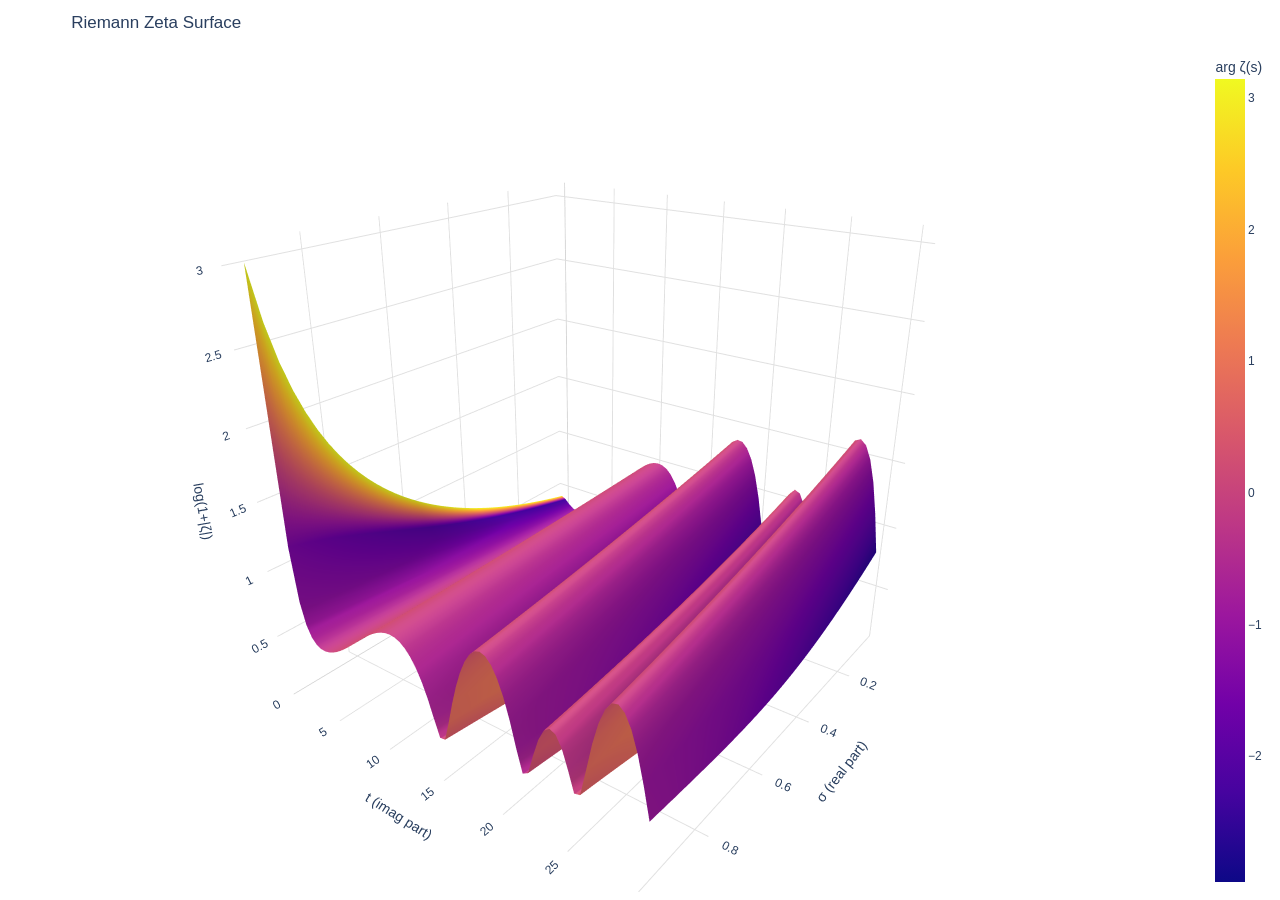
<file: research/zeta_terrain.html>
<html>
<head><meta charset="utf-8" /></head>
<body>

<style>
  .modebar, .modebar-container { display: none !important; }
</style>

    <div>                        <script type="text/javascript">window.PlotlyConfig = {MathJaxConfig: 'local'};</script>
        <script charset="utf-8" src="https://cdn.plot.ly/plotly-2.35.2.min.js"></script>                <div id="7bb4b963-df70-4b2a-af56-8deb18bd6a29" class="plotly-graph-div" style="height:100%; width:100%;"></div>            <script type="text/javascript">                                    window.PLOTLYENV=window.PLOTLYENV || {};                                    if (document.getElementById("7bb4b963-df70-4b2a-af56-8deb18bd6a29")) {                    Plotly.newPlot(                        "7bb4b963-df70-4b2a-af56-8deb18bd6a29",                        [{"colorbar":{"title":{"text":"arg ζ(s)"}},"showscale":true,"surfacecolor":[[3.141592653589793,3.141592653589793,3.141592653589793,3.141592653589793,3.141592653589793,3.141592653589793,3.141592653589793,3.141592653589793,3.141592653589793,3.141592653589793,3.141592653589793,3.141592653589793,3.141592653589793,3.141592653589793,3.141592653589793,3.141592653589793,3.141592653589793,3.141592653589793,3.141592653589793,3.141592653589793,3.141592653589793,3.141592653589793,3.141592653589793,3.141592653589793,3.141592653589793,3.141592653589793,3.141592653589793,3.141592653589793,3.141592653589793,3.141592653589793,3.141592653589793,3.141592653589793,3.141592653589793,3.141592653589793,3.141592653589793,3.141592653589793,3.141592653589793,3.141592653589793,3.141592653589793,3.141592653589793],[-2.359631905430719,-2.3536267185031594,-2.347172001695331,-2.3402464263439717,-2.332826960465783,-2.324888746666442,-2.3164049722622284,-2.3073467319706604,-2.29768288385193,-2.2873798996164707,-2.276401710984526,-2.2647095545261897,-2.252261818367442,-2.239013895369291,-2.224918048931386,-2.209923299503754,-2.193975342281117,-2.1770165094744973,-2.1589857940680157,-2.1398189561170233,-2.1194487374274105,-2.0978052158021794,-2.074816335760866,-2.0504086583655345,-2.024508377910605,-1.9970426568059203,-1.9679413306378626,-1.937139031286447,-1.9045777647826143,-1.8702099596312938,-1.8340019678983752,-1.7959379533484945,-1.7560240377539094,-1.7142925004053047,-1.6708057432426633,-1.6256596564772454,-1.5789859638657981,-1.5309531130594893,-1.4817653240199993,-1.4316595296704648],[-1.7156266951662966,-1.7095509728381644,-1.7030499819215064,-1.6961167042620588,-1.6887440001903093,-1.680924645617771,-1.6726513740780797,-1.663916924130856,-1.6547140925410455,-1.6450357936307578,-1.6348751251721358,-1.624225441145946,-1.6130804316286267,-1.6014342099876928,-1.5892814074588058,-1.5766172750448684,-1.563437792515913,-1.549739784096618,-1.5355210402052533,-1.5207804443541404,-1.5055181040393413,-1.4897354841402473,-1.4734355410243052,-1.4566228552172202,-1.439303760166316,-1.4214864643089538,-1.4031811633762958,-1.3844001396348489,-1.365157844615281,-1.3454709618215468,-1.3253584459740095,-1.3048415355360068,-1.2839437356175614,-1.26269076884967,-1.2411104924764482,-1.2192327807094092,-1.1970893723068137,-1.1747136843494121,-1.1521405942406084,-1.1294061930151862],[-1.217767503723626,-1.2143058666810544,-1.2105384890694737,-1.2064657833670809,-1.2020882963934332,-1.197406725804926,-1.1924219370857874,-1.187134980971042,-1.1815471112266993,-1.175659802700562,-1.16947476954469,-1.1629939834977765,-1.156219692102714,-1.149154436721643,-1.1418010701980135,-1.1341627740029334,-1.12624307469165,-1.1180458594856983,-1.1095753907874686,-1.1008363194270174,-1.0918336964362758,-1.0825729831437811,-1.073060059384006,-1.06330122961966,-1.0533032267832443,-1.0430732136559207,-1.0326187816175518,-1.021947946621665,-1.011069142273061,-0.9999912099137009,-0.9887233856540723,-0.9772752843221271,-0.965656880339541,-0.9538784855748733,-0.9419507242644617,-0.929884505133742,-0.9176909908932411,-0.9053815653238033,-0.8929677982037247,-0.880461408365432],[-0.829540144498258,-0.8287534931153959,-0.8277459578659881,-0.8265193832829866,-0.825075705403155,-0.8234169554967512,-0.8215452637239185,-0.8194628626919767,-0.8171720908868823,-0.8146753959513272,-0.8119753377812778,-0.8090745914122538,-0.805975949666314,-0.8026823255305973,-0.7991967542383556,-0.7955223950237569,-0.7916625325223291,-0.7876205777897818,-0.7834000689131038,-0.7790046711892832,-0.7744381768487573,-0.7697045043027626,-0.7648076968961278,-0.7597519211497199,-0.7545414644797123,-0.7491807323840727,-0.7436742450901472,-0.7380266336609173,-0.7322426355613988,-0.7263270896906971,-0.720284930889386,-0.7141211839361038,-0.7078409570514922,-0.7014494349318148,-0.6949518713386965,-0.6883535812754058,-0.6816599327838684,-0.6748763384001305,-0.6680082463092091,-0.6610611312431464],[-0.5212259117198955,-0.5225335519826626,-0.5236739234465112,-0.524648705697463,-0.5254596303144251,-0.5261084812710395,-0.5265970952794726,-0.5269273620696896,-0.5271012245978225,-0.5271206791773366,-0.5269877755268385,-0.5267046167285465,-0.5262733590916642,-0.5256962119151617,-0.5249754371447712,-0.5241133489193562,-0.5231123130021976,-0.5219747460931802,-0.5207031150183283,-0.5192999357936579,-0.5177677725608556,-0.5161092363928848,-0.5143269839682282,-0.5124237161131265,-0.5104021762118346,-0.5082651484856099,-0.5060154561418511,-0.5036559593955177,-0.5011895533656872,-0.4986191658508213,-0.4959477549870341,-0.4931783067943554,-0.490313832616671,-0.487357366461685,-0.4843119622478857,-0.48118069096609495,-0.47796663776374265,-0.47467289896052345,-0.4713025790045564,-0.467858787378581],[-0.27340681523519783,-0.2762369277005335,-0.2789346237523952,-0.28150118480574715,-0.2839379226878386,-0.2862461793892541,-0.2884273267867509,-0.2904827663364912,-0.2924139287363319,-0.29422227355589853,-0.2959092888332447,-0.29747649063697895,-0.29892542259283506,-0.3002576553737606,-0.3014747861527079,-0.302578438017428,-0.30357025934669213,-0.3044519231474977,-0.3052251263529524,-0.30589158908067426,-0.30645305385169486,-0.3069112847700059,-0.3072680666630469,-0.30752520418359175,-0.3076845208736545,-0.3077478581911975,-0.3077170745005898,-0.30759404402792534,-0.30738065578247253,-0.3070788124456855,-0.30669042922936207,-0.30621743270468305,-0.30566175960401426,-0.30502535559748906,-0.3043101740465202,-0.30351817473651443,-0.3026513225911735,-0.30171158637087214,-0.3007009373576943,-0.2996213480297921],[-0.07336287941671278,-0.0772696014991328,-0.08106761560509848,-0.08475786711531325,-0.08834132011729506,-0.09181895712035153,-0.09519177875666454,-0.09846080346827864,-0.10162706717980975,-0.10469162295671625,-0.1076555406490013,-0.11051990652024485,-0.1132858228618945,-0.11595440759277802,-0.11852679384383448,-0.1210041295280979,-0.12338757689600462,-0.1256783120761351,-0.12787752460154117,-0.12998641692185034,-0.13200620390138218,-0.1339381123035527,-0.1357833802618872,-0.13754325673800444,-0.13921900096697856,-0.1408118818905283,-0.14232317757852514,-0.14375417463935503,-0.1451061676197082,-0.14638045839441266,-0.14757835554696533,-0.1487011737414522,-0.14975023308658425,-0.1507268584926104,-0.15163237902189963,-0.15246812723401476,-0.1532354385261265,-0.15393565046964255,-0.15457010214394645,-0.1551401334681622],[0.08756020087414665,0.08290839314428171,0.07834846490939366,0.07387971338150898,0.06950142372490051,0.06521286927088281,0.06101331173991598,0.05690200147098321,0.052878177658196523,0.04894106859457662,0.04508989192294125,0.0413238548938268,0.03764215463035579,0.03404397839995225,0.030528503892794396,0.02709489950688236,0.02374232463958629,0.020469929985527244,0.01727685784063104,0.014162242412181936,0.011125210134690262,0.008164879991375336,0.005280363841051776,0.0024707667501948074,-0.0002648126700526578,-0.002927281922180883,-0.005517554276183782,-0.008036548419273041,-0.010485188101721112,-0.012864401779129448,-0.015175122251429411,-0.017418286298933022,-0.01959483431576068,-0.021705709940981706,-0.023751859687812352,-0.025734232571223224,-0.027653779734315168,-0.029511454073829057,-0.03130820986516008,-0.03304500238725187],[0.21549184997807536,0.2103421811708659,0.20527199200495908,0.20028074852175703,0.1953679086803534,0.1905329225056127,0.18577523224032325,0.18109427250136156,0.17648947043980298,0.17196024590490766,0.16750601161190776,0.16312617331351686,0.15882012997507805,0.15458727395326297,0.15042699117822889,0.14633866133913737,0.1423216580729322,0.13837534915627103,0.1344990967004995,0.13069225734955278,0.12695418248066487,0.12328421840776138,0.11968170658740729,0.11614598382717711,0.11267638249631053,0.10927223073851261,0.10593285268675393,0.10265756867992194,0.09944569548117166,0.0962965464978202,0.09320943200262637,0.09018365935629365,0.08721853323103212,0.08431335583501234,0.08146742713754154,0.07868004509479086,0.0759505058759004,0.07327810408928692,0.07066213300897849,0.0681018848007984],[0.3149355674838382,0.30947613330420226,0.3040867435258928,0.2987669813723273,0.2935164244405628,0.2883346448019842,0.2832212091053677,0.278175678682272,0.27319760965470696,0.26828655304502913,0.2634420548880091,0.2586636563450158,0.2539508938202594,0.2493032990790331,0.24472039936789175,0.24020171753670402,0.23574677216251172,0.23135507767512906,0.2270261444844123,0.22275947910912844,0.21855458430734956,0.21441095920829892,0.21032809944557102,0.20630549729164893,0.2023426417936382,0.1984390189101368,0.19459411164915866,0.1908074002070268,0.18707836210815076,0.1834064723456029,0.1797912035224053,0.17623202599343987,0.17272840800789196,0.1692798158521376,0.16588571399298424,0.16254556522117278,0.15925883079505065,0.1560249705843223,0.15284344321378615,0.14971370620696467],[0.3893082878276887,0.3836860123340096,0.3781264042678556,0.372629128695577,0.36719384663177096,0.3618202151087086,0.3565078872472019,0.35125651232887856,0.3460657358698312,0.34093519969560826,0.33586454201751,0.3308533975101543,0.3259013973902757,0.3210081694967179,0.3161733383715832,0.31139652534249607,0.3066773486059424,0.30201542331164116,0.2974103616479063,0.2928617729279558,0.2883692636771225,0.28393243772092347,0.2795508962739397,0.27522423802946244,0.2709520592498567,0.2667339538575954,0.2625695135269158,0.2584583277760489,0.2543999840599725,0.2503940678636388,0.2464401627956255,0.24253785068215963,0.23868671166146457,0.23488632427837758,0.2311362655791872,0.22743611120663865,0.22378543549505597,0.2201838115655286,0.21663081142111082,0.2131260060419824],[0.44127441066389983,0.4356074254123899,0.42999720891507853,0.4244434836449043,0.4189459690639168,0.4135043816724978,0.40811843505948825,0.402787839953199,0.39751230427328493,0.3922915331834604,0.3871252291450328,0.382013091971233,0.37695481888231736,0.37195010456141786,0.3669986412111169,0.36210011861072,0.35725422417420183,0.3524606430088001,0.3477190579742296,0.34302914974249077,0.3383905968582449,0.33380307579972873,0.3292662610401803,0.3247798251097477,0.3203434386578521,0.3159567705159768,0.31161948776085197,0.30733125577800613,0.30309173832565545,0.29890059759889964,0.29475749429419545,0.29066208767407675,0.2866140356320917,0.28261299475792573,0.27865862040268013,0.2747505667442758,0.270888486852951,0.2670720327568235,0.2633008555074846,0.25957460524559667],[0.472959213838919,0.46734544697577834,0.4617836461301333,0.45627357383147527,0.4508149903043547,0.4454076535046428,0.44005131915638374,0.4347457407892243,0.42949066977640565,0.42428585537330477,0.41913104475650936,0.4140259830634123,0.40897041343231005,0.40396407704298926,0.39900671315778646,0.39409805916310414,0.3892378506113672,0.3844258212634029,0.3796617031312282,0.3749452265212264,0.37027612007769656,0.3656541108267582,0.3610789242205931,0.3565502841820068,0.35206791314929176,0.34763153212137365,0.3432408607032228,0.3388956171515123,0.33459551842050367,0.33034028020814254,0.326129617002344,0.3219632421274502,0.3178408677908404,0.31376220512967495,0.3097269642577535,0.3057348543124694,0.3017855835018406,0.2978788591515979,0.2940143877523117,0.29019187500653837],[0.48608921469478716,0.48061250024492,0.47518378645235193,0.46980286310876745,0.4644695181887567,0.4591835378779093,0.4539447066013101,0.4487528070524277,0.44360762022238576,0.4385089254296074,0.433456500349823,0.42845012104643115,0.42348956200120186,0.4185745961453124,0.4137049948907044,0.4088805281617517,0.4041009644272278,0.3993660707325621,0.39467561273237267,0.39002935472326583,0.38542705967688906,0.3808684892732273,0.37635340393412925,0.3718815628570535,0.36745272404902085,0.36306664436076197,0.35872307952104754,0.3544217841711892,0.350162511899698,0.3459450152770898,0.341769045890823,0.3376343543803578,0.3335406904723239,0.3294878030157838,0.32547544001758033,0.3215033486777542,0.31757127542502,0.3136789659522886,0.309826165252222,0.30601261765280924],[0.48208681635198064,0.4768214047630373,0.4716006877580574,0.46642447246937957,0.46129256455190204,0.4562047682063213,0.4511608862026594,0.4461607199040733,0.441204069290938,0.4362907329851969,0.4314205082749723,0.4265931911394275,0.4218085762738734,0.4170664571151125,0.4123666258670106,0.4077088735262908,0.4030929899085392,0.3985187636744157,0.39398598235606125,0.38949443238369347,0.3850438991123814,0.3806341668489919,0.37626501887929864,0.37193623749524524,0.3676476040223536,0.36339889884726906,0.35918990144543356,0.3550203904088778,0.35089014347412345,0.34679893755018704,0.34274654874667615,0.338732752401969,0.3347573231114686,0.33082003475592253,0.32692066052979923,0.3230589729697119,0.3192347439828808,0.3154477448756256,0.3116977463818779,0.30798451869170573],[0.4621352905418656,0.4571493502095273,0.45220533417595754,0.4473030586982767,0.4424423387894685,0.4376229882392543,0.4328448196351904,0.4281076443839835,0.4234112727330171,0.41875551379208364,0.41414017555531496,0.40956506492330597,0.40502998772542415,0.40053474874229816,0.3960791517284804,0.3916629994352747,0.3872860936337244,0.38294823513775256,0.3786492238274483,0.3743888586724918,0.3701669377557112,0.3659832582967649,0.36183761667594083,0.3577298084580666,0.35365962841652393,0.3496268705573583,0.34563132814347863,0.34167279371893805,0.3377510591332901,0.33386591556601164,0.330017153550986,0.326204563001039,0.32242793323252034,0.31868705298992295,0.31498171047053347,0.311311693349106,0.30767678880255234,0.3040767835346408,0.3005114638006973,0.2969806154323006],[0.42722366660270794,0.42258218693783717,0.41798031273389535,0.4134178619829114,0.4088946515835445,0.40441049736173,0.3999652140915194,0.39555861551610766,0.39119051436904173,0.3868607223956051,0.38256905037437017,0.3783153081389134,0.3740993045996864,0.36992084776603573,0.36577974476836606,0.3616758018804382,0.35760882454179715,0.35357861738032204,0.3495849842348913,0.345627728178157,0.34170665153941987,0.3378215559276,0.33397224225429417,0.3301585107569145,0.32638016102190015,0.3226369920079956,0.31892880206958835,0.31525538898009886,0.31161654995541543,0.3080120816773673,0.30444178031722874,0.30090544155924664,0.2974028606241849,0.2939338322928789,0.29049815092979175,0.28709561050656657,0.28372600462556746,0.28038912654340126,0.2770847691944145,0.2738127252141579],[0.3781772138400338,0.3739446202446681,0.3697497108196163,0.3655922979710045,0.3614721930904541,0.35738920657768014,0.3533431478632865,0.3493338254317487,0.34536104684457763,0.341424618763657,0.337524346974745,0.33366003641113456,0.3298314911774626,0.32603851457366084,0.3222809091190406,0.31855847657650266,0.31487101797686456,0.3112183336432967,0.30760022321585934,0.304016485676132,0.3004669193719269,0.2969513220420779,0.29346949084129714,0.2900212223650896,0.28660631267471914,0.28322455732221546,0.2798757513754153,0.27655968944302795,0.2732761656997175,0.27002497391119373,0.2668059074593018,0.26361875936710394,0.2604633223239435,0.2573393887104843,0.2542467506237158,0.25118519990191646,0.24815452814956712,0.24515452676220617,0.2421849869512185,0.2392456997685501],[0.31567670640907464,0.3119194550447059,0.3081983368560385,0.30451315063655204,0.3008636941708127,0.29724976426168814,0.29367115675779865,0.2901276665811934,0.2866190877552413,0.2831452134327259,0.2797058359241329,0.2763007467261195,0.2729297365501542,0.2695925953513161,0.2662891123572415,0.2630190760972075,0.25978227443133955,0.2565784945799326,0.25340752315287307,0.25026914617915097,0.24716314913644918,0.24408931698079872,0.24104743417628802,0.23803728472481425,0.23505865219586458,0.23211131975631602,0.22919507020024113,0.22630968597870857,0.22345494922956605,0.2206306418071941,0.217836545312219,0.2150724411211728,0.2123381104160895,0.20963333421402502,0.20695789339649015,0.2043115687387847,0.20169414093922194,0.1991053906482319,0.19654509849733254,0.1940130451279581],[0.24026782133312094,0.23705724880479342,0.2338816288845285,0.23074073707163084,0.22763434777289324,0.2245622343381933,0.22152416909642492,0.2185199233917477,0.21554926762013782,0.2126119712662231,0.20970780294038494,0.20683653041610975,0.2039979206675722,0.201191739907432,0.19841775362482653,0.19567572662354085,0.19296542306033662,0.19028660648342155,0.18763903987104064,0.18502248567017052,0.18243670583529797,0.17988146186726403,0.1773565148521545,0.17486162550021808,0.17239655418479322,0.16996106098122474,0.1675549057057515,0.16517784795434615,0.16282964714148837,0.1605100625388529,0.1582188533138937,0.15595577856830642,0.15372059737635,0.1515130688230102,0.1493329520419867,0.14718000625348604,0.14505399080180312,0.14295466519267375,0.14088178913038163,0.1388351225546023],[0.1523603174852197,0.1497760831599724,0.1472260250947241,0.14470988281398747,0.14222739453837893,0.1397782972345108,0.1373623266654238,0.13497921744153243,0.13262870307205424,0.13031051601689458,0.12802438773895672,0.12577004875684755,0.1235472286979488,0.12135565635182231,0.11919505972391878,0.11706516608955814,0.11496570204815004,0.11289639357762217,0.11085696608902433,0.10884714448127586,0.10686665319602372,0.10491521627257878,0.10299255740289735,0.1010983999865754,0.0992324671858227,0.09739448198038407,0.09558416722237545,0.0938012456910019,0.09204544014712564,0.09031647338765177,0.0886140682997,0.08693794791453066,0.08528783546119374,0.08366345441987026,0.0820645285748751,0.08049078206729143,0.07894193944720697,0.07741772572552286,0.07591786642530658,0.07444208763266068],[0.052214533083567154,0.05034913334836052,0.048517620218265896,0.04671967944939357,0.044954995074363874,0.04322324947651378,0.04152412346506902,0.03985729635123134,0.03822244602512926,0.0366192490335797,0.0350473806586065,0.033506514996661116,0.03199632503848955,0.030516482749588944,0.029066659151196324,0.027646524401751277,0.026255747878773786,0.024893998261097814,0.023560943611400757,0.02225625145896858,0.02097958888263601,0.019730622593841094,0.018509019019733147,0.017314444386273185,0.01614656480126595,0.015005046337262629,0.01388955511427388,0.012799757382232706,0.01173531960314736,0.010695908532884888,0.009681191302526336,0.008690835499235432,0.007724509246583152,0.0067818812842714874,0.005862621047200422,0.004966398743823216,0.004092885433736091,0.0032417531044493775,0.002412674747288467,0.001605324432374057],[-0.06009062048500508,-0.06112551165467166,-0.062126156745321445,-0.06309295025992304,-0.06402628921921957,-0.06492657304514064,-0.06579420344233672,-0.06662958427793239,-0.06743312145959787,-0.06820522281204063,-0.06894629795202192,-0.06965675816200559,-0.07033701626254808,-0.07098748648354188,-0.07160858433442528,-0.07220072647347424,-0.07276433057629263,-0.0732998152036195,-0.07380759966857225,-0.07428810390344626,-0.0747417483261917,-0.07516895370668934,-0.07557014103294697,-0.07594573137733833,-0.07629614576300664,-0.07662180503055413,-0.07692312970513845,-0.07720053986409645,-0.0774544550052145,-0.07768529391576368,-0.07789347454241641,-0.07807941386216022,-0.07824352775432174,-0.078386230873813,-0.07850793652570912,-0.07860905654126507,-0.07869000115547582,-0.07875117888628239,-0.078792996415523,-0.07881585847172572],[-0.18472029550260466,-0.18478438059599248,-0.18481290359559563,-0.18480638091322302,-0.18476533300719739,-0.1846902841888292,-0.18458176242491964,-0.18444029913648818,-0.18426642899392942,-0.18406068970881018,-0.18382362182252532,-0.18355576849203742,-0.18325767527293102,-0.18292988990001827,-0.18257296206573803,-0.18218744319659505,-0.18177388622788956,-0.18133284537699226,-0.180864875915422,-0.18037053393998614,-0.17985037614324587,-0.17930495958357,-0.1787348414550415,-0.17814057885748164,-0.17752272856685605,-0.1768818468063262,-0.17621848901820852,-0.17553320963710123,-0.17482656186443646,-0.17409909744471194,-0.17335136644365354,-0.17258391702855452,-0.17179729525103435,-0.1709920448324531,-0.17016870695221287,-0.1693278200391712,-0.16846991956638505,-0.1675955378493961,-0.16670520384826246,-0.16579944297353236],[-0.3222022885305162,-0.3211117917073114,-0.3199828663662729,-0.3188162199770797,-0.31761256715315495,-0.3163726293109614,-0.31509713432006864,-0.3137868161444207,-0.3124424144752537,-0.31106467435613677,-0.3096543458006303,-0.3082121834030742,-0.3067389459430378,-0.3052353959839805,-0.3037022994666878,-0.30214042529806134,-0.3005505449358545,-0.2989334319699561,-0.29728986170083493,-0.29562061071576506,-0.2939264564634575,-0.29220817682772987,-0.2904665497008466,-0.28870235255716453,-0.2869163620277163,-0.2851093534763632,-0.283282100578143,-0.28143537490043324,-0.27956994548754194,-0.277686578449329,-0.27578603655444883,-0.27386907882879463,-0.2719364601597073,-0.26998893090649867,-0.2680272365178208,-0.26605211715639443,-0.26406430733159036,-0.26206453554033615,-0.26005352391679964,-0.2580319878912765],[-0.4736570458186462,-0.4711600658829332,-0.4686190290006614,-0.4660349553041122,-0.46340887885725135,-0.4607418470158451,-0.45803491976356037,-0.45528916902504896,-0.4525056779570929,-0.4496855402189647,-0.4468298592232274,-0.44393974736826786,-0.441016325253921,-0.43806072088160336,-0.4350740688404303,-0.4320575094808404,-0.4290121880772974,-0.4259392539816804,-0.4228398597690042,-0.4197151603771445,-0.4165663122422609,-0.4133944724316282,-0.41020079777559665,-0.40698644400040357,-0.4037525648635566,-0.4005003112934993,-0.39723083053525243,-0.39394526530370505,-0.3906447529461971,-0.38733042461600586,-0.3840034044583042,-0.38066480881011616,-0.3773157454157432,-0.3739573126590802,-0.37059059881417783,-0.3672166813153462,-0.36383662604802375,-0.3604514866615655,-0.35706230390502713,-0.3536701049869467],[-0.6412703241831804,-0.6370036112486444,-0.6326817670780379,-0.6283063517603646,-0.6238789558760032,-0.6194011992107837,-0.6148747293979727,-0.6103012204906179,-0.6056823714670129,-0.6010199046723612,-0.596315564200006,-0.5915711142158925,-0.5867883372301954,-0.581969032320306,-0.5771150133096129,-0.5722281069067323,-0.5673101508100402,-0.5623629917825381,-0.5573884837022325,-0.5523884855933361,-0.5473648596436963,-0.5423194692139286,-0.5372541768437735,-0.5321708422612139,-0.5270713203998703,-0.5219574594301526,-0.5168310988095749,-0.5116940673575383,-0.5065481813597653,-0.5013952427074151,-0.49623703707573297,-0.4910753321468904,-0.48591187588144874,-0.48074839484264054,-0.475586592577405,-0.470428148057837,-0.46527471418642474,-0.46012791636814854,-0.45498935115220523,-0.4498605849458063],[-0.8293517433285178,-0.822760626942672,-0.8160912083032201,-0.8093460365785529,-0.8025277380342682,-0.7956390133232811,-0.7886826345157458,-0.7816614418740715,-0.7745783403799231,-0.7674362960217066,-0.7602383318526329,-0.7529875238310157,-0.7456869964559701,-0.7383399182131293,-0.7309494968463625,-0.7235189744727478,-0.7160516225592162,-0.7085507367803126,-0.7010196317774271,-0.6934616358405897,-0.6858800855345236,-0.6782783202910765,-0.6706596769904115,-0.6630274845534255,-0.6553850585677742,-0.6477356959696265,-0.6400826698028406,-0.632429224076657,-0.6247785687422607,-0.617133874807658,-0.6094982696092855,-0.6018748322576037,-0.5942665892726595,-0.5866765104242336,-0.5791075047897412,-0.5715624170415394,-0.5640440239737383,-0.5565550312770116,-0.5490980705683013,-0.5416756966806968],[-1.0469999029804933,-1.0371847654982673,-1.0272369164638373,-1.0171607783017436,-1.0069610090879613,-0.996642497566092,-0.9862103569752274,-0.9756699176799922,-0.965026718603961,-0.9542864974788682,-0.9434551799336792,-0.9325388674594699,-0.921543824298003,-0.9104764633137037,-0.8993433309202175,-0.8881510911436833,-0.876906508915081,-0.865616432693313,-0.8542877765288897,-0.8429275016850414,-0.8315425979386332,-0.8201400646873165,-0.8087268919918118,-0.7973100416830489,-0.7858964286630592,-0.7744929025260521,-0.7631062296220558,-0.751743075679941,-0.7404099890996998,-0.7291133850156387,-0.7178595302228448,-0.7066545290490581,-0.695504310243134,-0.6844146149397963,-0.6733909857485714,-0.66243875700285,-0.6515630461931433,-0.6407687465969549,-0.6300605211064623,-0.6194427972445135],[-1.315936007052683,-1.3013893817011801,-1.286557528810255,-1.271447665247238,-1.256067924526651,-1.240427368213992,-1.2245359904756374,-1.2084047151712372,-1.1920453849615102,-1.1754707420012098,-1.1586943999034511,-1.1417308067960628,-1.1245951994406502,-1.107303548547374,-1.0898724955888714,-1.072319281590546,-1.054661668546223,-1.0369178542723443,-1.0191063816647588,-1.0012460434543196,-0.9833557836659975,-0.9654545970669085,-0.9475614279383756,-0.9296950695239476,-0.9118740654884925,-0.8941166146737654,-0.8764404803551609,-0.8588629050958595,-0.841400532162425,-0.8240693343150257,-0.8068845506212804,-0.7898606317709477,-0.7730111941948944,-0.7563489831213399,-0.7398858445400689,-0.7236327058952697,-0.7075995651931972,-0.6917954880944207,-0.6762286124635742,-0.6609061597729761],[-1.6981808868120924,-1.6770078804216686,-1.6550196820378429,-1.632210092914551,-1.6085767983660963,-1.5841219061244989,-1.5588524850407877,-1.5327810876863033,-1.5059262373806228,-1.4783128575341726,-1.4499726192666567,-1.4209441823966251,-1.3912733054369628,-1.3610128024687653,-1.3302223288905033,-1.2989679840809252,-1.2673217268011043,-1.235360608296554,-1.2031658379305552,-1.1708217059987611,-1.1384143972656846,-1.1060307358652925,-1.0737569067943906,-1.0416772008132082,-1.009872827981871,-0.9784208404749798,-0.9473931982149056,-0.916856001973865,-0.8868689087759154,-0.8574847345598028,-0.8287492399280597,-0.800701087020807,-0.7733719495111608,-0.7467867535947114,-0.7209640256078528,-0.6959163213702886,-0.6716507132128439,-0.6481693125786442,-0.6254698087242764,-0.6035460070769996],[-2.3904930775141455,-2.371868358644563,-2.3513374779993135,-2.328665707749215,-2.303584058712295,-2.275784781972775,-2.2449169885807123,-2.2105829779475528,-2.172336281702845,-2.1296830491579324,-2.082089266392127,-2.0289973981647216,-1.9698571967064082,-1.9041761297693183,-1.8315940909805253,-1.7519830844050628,-1.6655635977884504,-1.573015140757003,-1.475543175163573,-1.3748589838863328,-1.2730455169584178,-1.1723230325898943,-1.0747744810250504,-0.9821111455643567,-0.8955384886940956,-0.815736020885122,-0.7429242309385786,-0.67697512418617,-0.6175285957326451,-0.5640921150187695,-0.5161154361747682,-0.47304102607030607,-0.4343348731058352,-0.3995031291245292,-0.36809932849837507,-0.3397257735917735,-0.3140315786181548,-0.2907089980354297,-0.2694890462455146,-0.2501369992132026],[2.8049354631274137,2.782257685404327,2.757728907317808,2.731109501217931,2.7021232926188836,2.6704522272369173,2.6357308915783504,2.5975414242080923,2.5554097915188954,2.5088050815299128,2.4571444693768556,2.399807862532958,2.3361678211764034,2.2656416761699405,2.187772643495067,2.102343007521499,2.0095123635766226,1.9099561314326818,1.8049583440012065,1.6964016994079198,1.5866156843544537,1.4780961715011915,1.3731726473572625,1.2737278096633897,1.1810456907536189,1.095801709630241,1.0181554606582477,0.9478892270525477,0.8845462234474534,0.8275437791661937,0.7762544526551447,0.7300581494635009,0.6883720426107591,0.6506652178077514,0.616463638946874,0.5853494419007215,0.5569572102914236,0.5309688867592591,0.5071082935507544,0.4851357995567346],[2.0882335768624416,2.062471135150698,2.0359169318586217,2.0085633869177335,1.9804068836963087,1.951448341755276,1.9216937933881457,1.8911549466448057,1.8598497141259867,1.8278026837973103,1.7950455057650945,1.761617167775372,1.727564132539082,1.6929403121963649,1.6578068595459188,1.6222317621413622,1.5862892338270789,1.5500589083242684,1.5136248504041314,1.4770744111154162,1.4404969634718454,1.4039825629673917,1.3676205824397907,1.3314983725858214,1.2956999976487433,1.2603050906458584,1.2253878645417176,1.1910163058341967,1.1572515660903722,1.1241475560429204,1.0917507368195147,1.0601000944071668,1.029227276977471,0.999156870385678,0.9699067849465632,0.9414887262485406,0.9139087239482016,0.8871676947941877,0.8612620191672,0.8361841138359879],[1.6723842211919508,1.6534384441076453,1.6342451943729428,1.6148114622694192,1.5951451811872737,1.5752552404260352,1.5551514908969608,1.5348447430805592,1.514346756671557,1.4936702214443054,1.4728287289934847,1.451836735146369,1.4307095130013305,1.4094630967191975,1.388114216375119,1.3666802243636023,1.3451790140326338,1.3236289313982001,1.3020486809519576,1.2804572267163414,1.258873689817723,1.2373172439347748,1.21580701003256,1.1943619518109008,1.1730007732775447,1.1517418198032892,1.1306029839296659,1.1096016170834864,1.0887544482109892,1.0680775101829083,1.0475860746463734,1.0272945958163082,1.0072166635139799,0.9873649655793123,0.9677512596116434,0.9483863538351917,0.9292800967440822,0.9104413750599402,0.8918781194343571,0.8735973172496757],[1.3566077320853387,1.3426974881355662,1.3286965239694262,1.314609018483873,1.3004393910798446,1.2861922966928376,1.2718726195960848,1.2574854659654722,1.2430361552064553,1.2285302100549322,1.2139733454761954,1.1993714563984867,1.1847306043301906,1.1700570029220556,1.1553570025478777,1.1406370739885625,1.1259037913152157,1.111163814076678,1.09642386890555,1.0816907306640604,1.0669712032569658,1.0522721002429463,1.0376002253785401,1.0229623532295422,1.008365209983913,0.9938154545976571,0.9793196604008639,0.9648842972852634,0.9505157145873377,0.9362201247724119,0.9220035880153672,0.9078719977628991,0.8938310673507465,0.8798863177372929,0.8660430664025616,0.8523064174491407,0.838681252929153,0.8251722254092313,0.8117837517737577,0.7985200082555043],[1.0771794416778506,1.0668866767778673,1.0565597261252706,1.0462008300036225,1.0358123060837916,1.0253965467304451,1.0149560160416669,1.004493246627004,0.9940108361309061,0.9835114435101864,0.9729977850757893,0.9624726303107631,0.95193879747791,0.9413991490320841,0.9308565868535339,0.9203140473199981,0.9097744962364749,0.899240923642657,0.8887163385189597,0.8782037634128499,0.8677062290077991,0.8572267686576327,0.846768412909314,0.8363341840372978,0.8259270906124887,0.8155501221285817,0.8052062437081027,0.7948983909098611,0.7846294646587392,0.7744023263178114,0.7642197929217138,0.7540846325889731,0.7439995601296896,0.7339672328635479,0.7239902466616241,0.7140711322238916,0.7042123516027067,0.6944162949809064,0.684685277711481,0.6750215376241216],[0.8115515797128587,0.8040867469876202,0.796612854251211,0.7891310778207365,0.7816426232101958,0.7741487239095122,0.7666506400908369,0.7591496572445592,0.7516470847477839,0.7441442543683525,0.7366425187077927,0.7291432495868755,0.7216478363777433,0.7141576842868366,0.7066742125930917,0.6991988528461149,0.691733047029236,0.6842782456925304,0.676835906061054,0.6694074901236612,0.6619944627078821,0.6545982895464061,0.647220435340764,0.6398623618278143,0.632525525854626,0.6252113774673065,0.6179213580192475,0.6106568983041618,0.6034194167191554,0.5962103174629213,0.5890309887739618,0.5818828012135411,0.5747671059978433,0.567685233383562,0.5606384911108854,0.5536281629075551,0.546655507057386,0.5397217550363199,0.5328281102187767,0.525975746656735],[0.5498873879617431,0.5448322622299192,0.539781581047065,0.534735882277138,0.5296957151495106,0.524661639741773,0.5196342264401455,0.5146140553784099,0.5096017158563445,0.5045978057387228,0.49960293083600493,0.4946177042679215,0.4896427458112086,0.4846786812328166,0.4797261416099672,0.47478576263848415,0.4698581839308686,0.46494404830562797,0.46004400106940313,0.4551586892934645,0.45028876108617005,0.44543486486299627,0.4405976486157586,0.43577775918264433,0.4309758415206764,0.42619253798221723,0.4214284875971059,0.41668432536200045,0.4119606815384685,0.4072581809613364,0.402577442358767,0.39791907768549134,0.39328369147057035,0.38867188018100657,0.3840842316024672,0.37952132423831614,0.3749837267280857,0.37047199728644636,0.36598668316366073,0.361528320128431],[0.28696523939519253,0.2841280722168724,0.28130438137462616,0.27849424969035935,0.27569776266620366,0.27291500835736837,0.2701460772401372,0.26739106207522206,0.26465005776670203,0.2619231612167847,0.2592104711766458,0.2565120880936108,0.25382811395495647,0.25115865212862015,0.24850380720111465,0.24586368481295576,0.24323839149191745,0.24062803448443687,0.23803272158549754,0.23545256096732356,0.2328876610072226,0.2303381301149169,0.2278040765597046,0.2252856082977932,0.22278283280014685,0.22029585688118766,0.21782478652868795,0.21536972673518667,0.2129307813312583,0.2105080528209565,0.20810164221974717,0.2057116488952383,0.2033381704110044,0.20098130237379344,0.19864113828439342,0.19631776939242404,0.19401128455530708,0.19172177010165467,0.1894493096993028,0.1871939842282012],[0.01931926653795843,0.018670401808248974,0.018042993334867346,0.017436714202111753,0.016851233451753246,0.016286216271184862,0.015741324188240712,0.015216215272394097,0.014710544342024123,0.014223963177421469,0.01375612073918577,0.013306663391650245,0.012875235130952978,0.012461477817359436,0.012065031411427079,0.011685534213590377,0.011322623106733471,0.010975933801307812,0.010645101082543868,0.010329759059298968,0.010029541414078007,0.009744081653759838,0.009473013360559801,0.009215970442758147,0.008972587384724777,0.00874249949577315,0.00852534315738008,0.008320756068313484,0.008128377487217156,0.007947848472209949,0.007778812117066531,0.007620913783558097,0.00747380132954385,0.00733712533241783,0.007210539307530555,0.0070936999212210024,0.006986267198111499,0.006887904722336109,0.0067982798323919765,0.006717063809322778],[-0.25610478398461217,-0.25444893967568216,-0.2527620814120656,-0.2510450128615421,-0.2492985511536717,-0.2475235262739335,-0.2457207804313844,-0.24389116740089403,-0.24203555184110692,-0.24015480858937216,-0.23824982193496727,-0.2363214848720256,-0.23437069833365418,-0.23239837040880193,-0.23040541554350477,-0.22839275372819604,-0.22636130967282544,-0.22431201197157838,-0.22224579225902832,-0.2201635843595905,-0.21806632343217033,-0.21595494511192137,-0.21383038465103743,-0.21169357606050845,-0.20954545125476579,-0.20738693920113005,-0.20521896507595677,-0.20304244942934643,-0.20085830736025273,-0.19866744770378061,-0.19647077223241696,-0.19426917487288264,-0.19206354094023248,-0.189854746390763,-0.18764365709521486,-0.1854311281336791,-0.1832180031135344,-0.18100511351165519,-0.17879327804204156,-0.17658330204992784],[-0.5429754495331682,-0.5387287144534388,-0.534436112905667,-0.5300991399113241,-0.5257193242132038,-0.5212982268891282,-0.5168374398792785,-0.5123385844299216,-0.5078033094567082,-0.5032332898311109,-0.49863022459395545,-0.4939958351003636,-0.48933186310078336,-0.48464006876310917,-0.4799222286412088,-0.47518013359545586,-0.47041558667112454,-0.4656304009407333,-0.460826397316616,-0.4560054023401665,-0.4511692459543279,-0.4463197592659912,-0.44145877230502356,-0.43658811178666523,-0.43170959888401594,-0.426825047017274,-0.4219362596663021,-0.41704502821296213,-0.41215312981950075,-0.4072623253490709,-0.4023743573342456,-0.3974909479991242,-0.3926137973403462,-0.38774458127201716,-0.38288494983922056,-0.3780365255044352,-0.3732009015108111,-0.3683796403258723,-0.3635742721688218,-0.3587862936242217],[-0.8470388822714987,-0.8396701034086778,-0.8322271661489701,-0.8247127378843234,-0.8171295761791045,-0.8094805257516863,-0.8017685151306468,-0.7939965529911507,-0.7861677241792164,-0.7782851854337254,-0.7703521608181572,-0.7623719368761456,-0.7543478575269911,-0.7462833187192323,-0.7381817628622406,-0.7300466730575378,-0.721881567153126,-0.7136899916455348,-0.7054755154555328,-0.6972417236044773,-0.6889922108190981,-0.6807305750931028,-0.6724604112343467,-0.6641853044264379,-0.6559088238335166,-0.6476345162766015,-0.6393659000092955,-0.631106458619826,-0.6228596350853657,-0.6146288260033407,-0.6064173760230136,-0.5982285724990428,-0.59006564038698,-0.5819317373988104,-0.5738299494346725,-0.5657632863048465,-0.5577346777540042,-0.549746969797567,-0.5418029213778834,-0.5339052013457917],[-1.179385801894175,-1.1679564112863752,-1.1563878664083755,-1.144684966125077,-1.132852796693085,-1.1208967266725307,-1.108822400288428,-1.0966357292178475,-1.0843428827939618,-1.0719502766337576,-1.0594645597127235,-1.0468925999268683,-1.0342414681997072,-1.0215184212091,-1.0087308828257098,-0.9958864243710616,-0.9829927438184024,-0.9700576440734766,-0.9570890104846662,-0.9440947877424198,-0.9310829563362937,-0.9180615087440666,-0.9050384255311269,-0.8920216515395865,-0.8790190723453188,-0.8660384911573845,-0.8530876063281657,-0.8401739896341369,-0.8273050654767151,-0.8144880911403112,-0.8017301382307782,-0.7890380754022376,-0.776418552464053,-0.7638779859428347,-0.7514225461571128,-0.7390581458450315,-0.7267904303683775,-0.7146247694997356,-0.7025662507838235,-0.6906196744492938],[-1.5659987127974886,-1.548895280448012,-1.5314675832809372,-1.5137230867572447,-1.4956704197753188,-1.4773194002601338,-1.4586810516957582,-1.439767609552483,-1.4205925166533508,-1.4011704066547863,-1.3815170749824512,-1.3616494367648657,-1.3415854715404656,-1.3213441547735312,-1.3009453764939782,-1.2804098476669337,-1.2597589951906092,-1.2390148467046804,-1.2181999066552458,-1.1973370252958253,-1.1764492624969358,-1.155559748381169,-1.1346915428900313,-1.11386749641902,-1.0931101136271977,-1.0724414224381853,-1.0518828501051192,-1.0314551080190226,-1.011178086706673,-0.9910707622001707,-0.9711511146767191,-0.9514360599745448,-0.9319413942999425,-0.9126817521608844,-0.8936705773028618,-0.8749201061894994,-0.8564413633690708,-0.8382441679016073,-0.8203371498913865,-0.8027277760760968],[-2.082113342683451,-2.0576753933389336,-2.032259824968074,-2.0058489405102584,-1.9784294618643157,-1.949993403227381,-1.9205389897048089,-1.890071598092503,-1.8586046892350194,-1.8261606937548376,-1.792771805923829,-1.7584806348946038,-1.7233406594520986,-1.687416432939738,-1.6507834899869203,-1.6135279167193368,-1.5757455613501425,-1.5375408818209746,-1.4990254501224816,-1.4603161570164904,-1.421533183574906,-1.382797824595318,-1.3442302612161823,-1.3059473843324245,-1.268060766134341,-1.2306748648297599,-1.1938855289645671,-1.1577788450637214,-1.1224303482224156,-1.087904592316392,-1.0542550567294173,-1.0215243512794376,-0.9897446709701537,-0.9589384472223574,-0.9291191417453886,-0.9002921322663914,-0.8724556448884044,-0.8456016948726758,-0.8197170052485582,-0.7947838801523559],[-2.9555088117409816,-2.9387218842085745,-2.920271406276662,-2.8999096940793048,-2.8773400653074868,-2.8522053044225077,-2.8240732427055786,-2.7924188856439,-2.7566026386855875,-2.7158446273974723,-2.669196249567287,-2.6155126317447923,-2.553434801752535,-2.481399936325477,-2.3977137790310814,-2.3007400642782567,-2.1892752715461605,-2.0631466269812395,-1.923936835024399,-1.7754891474510337,-1.623676483346798,-1.4752032731486266,-1.3359424360046486,-1.2097372238152049,-1.09817034120862,-1.0010690145812258,-0.9172297237245317,-0.8450162034222586,-0.7827341976791337,-0.7288208837298344,-0.6819172899590635,-0.6408785435411685,-0.6047560429508931,-0.5727699145044935,-0.5442805644619124,-0.5187629991845675,-0.49578505089026487,-0.47498950503926224,-0.4560796803838531,-0.43880789418173816],[2.1508058807130714,2.1286465740743763,2.1046363905549947,2.078585446229158,2.0502853355254484,2.01950907631072,1.9860121041878818,1.9495348541028121,1.9098076374006054,1.8665586964866374,1.8195264511832818,1.7684769553548028,1.7132273241659934,1.653675192414094,1.589832946361863,1.5218634758206573,1.4501117624228286,1.3751244839464711,1.2976491889116297,1.2186067573072312,1.139036270031542,1.0600188399890427,0.9825935480192756,0.9076812739937212,0.8360295662562564,0.768185102350088,0.704492863613965,0.6451157395069317,0.5900661158807249,0.5392416270628644,0.49245938768972897,0.4494854510384811,0.4100582362857146,0.37390598513235634,0.3407590081603932,0.31035773949394624,0.28245761385553164,0.2568316481729855,0.2332714358772605,0.21158709198636164],[1.4030916371497966,1.3829853974396829,1.3622323935619998,1.340831826679327,1.318786179227207,1.2961015588951785,1.272788028887332,1.2488599134224652,1.2243360662145073,1.1992400888168069,1.1736004853655655,1.1474507405599956,1.1208293087904968,1.0937795042522214,1.0663492846821112,1.0385909249801517,1.0105605812827476,0.9823177508245993,0.9539246378572701,0.9254454406376413,0.8969455786888049,0.8684908828219315,0.8401467725048452,0.8119774458838919,0.7840451070448342,0.7564092530013081,0.7291260396133934,0.7022477414494941,0.6758223158597177,0.6498930765971365,0.6244984775548273,0.5996720028794473,0.5754421560994145,0.5518325381050759,0.5288620018921497,0.5065448709060224,0.48489120752218445,0.46390711854639544,0.4435950854752534,0.42395430847723903],[0.9082328251624672,0.8957998269050725,0.8831686528294002,0.8703451178780593,0.8573357703645804,0.844147896664139,0.8307895205897055,0.817269397082007,0.8035969999020575,0.7897825030875788,0.7758367560186102,0.7617712520317114,0.7475980906246472,0.733329933402072,0.7189799540248816,0.7045617825385911,0.6900894445661371,0.6755772959545676,0.6610399535599081,0.6464922229369544,0.6319490237680716,0.617425313914943,0.6029360130078557,0.58849592649745,0.5741196710835197,0.5598216024048072,0.545615745823872,0.5315157310737846,0.5175347314509319,0.5036854081434005,0.4899798601803334,0.47642958037762156,0.46304541754259393,0.44983754508822904,0.43681543609877227,0.4239878447861656,0.4113627941825874,0.39894756983042456,0.38674871915843245,0.3747720561724712],[0.49350585112503803,0.48715681601461974,0.48075245772387104,0.47429524913297205,0.467787831900739,0.4612330130048098,0.45463376040618025,0.4479931978333556,0.4413145986891457,0.4346013790912409,0.42785709006604516,0.42108540892370316,0.41429012985071595,0.40747515376485804,0.4006444774851622,0.3938021822773872,0.3869524218425,0.380099409822159,0.3732474069008676,0.36640070758926757,0.35956362677687315,0.35274048614533937,0.3459356005350514,0.3391532643583934,0.3323977381524839,0.3256732353624711,0.3189839094436887,0.31233384136714243,0.3057270276079957,0.2991673686910419,0.2926586583606939,0.286204573435907,0.2798086644028001,0.2734743467896904,0.26720489336093317,0.26100342715750596,0.25487291540381246,0.24881616429184297,0.24283581464572077,0.2369343384618978],[0.10116471440563571,0.10006797401585461,0.09898820850662826,0.09792518518468186,0.09687866235100996,0.09584838954454541,0.09483410782588371,0.09383555010070889,0.0928524414822628,0.09188449969189114,0.09093143549638938,0.08999295318056533,0.08906875105313304,0.08815852198376302,0.08726195396883613,0.08637873072318945,0.08550853229490445,0.08465103569997345,0.08380591557349479,0.0829728448338898,0.08215149535651163,0.08134153865292565,0.08054264655208637,0.07975449187961837,0.07897674913142624,0.0782090951379133,0.07745120971517888,0.07670277629968775,0.07596348256306143,0.07523302100382818,0.07451108951318126,0.07379739191203415,0.07309163845692013,0.0723935463125609,0.07170283998921927,0.07101925174325247,0.0703425219395892,0.06967239937516391,0.0690086415626501,0.06835101497413876],[-0.29738515543720345,-0.2931486254660857,-0.2888190972994503,-0.2843995770475742,-0.2798932752236973,-0.27530360293571193,-0.27063416697993,-0.26588876382625026,-0.2610713724941505,-0.25618614632956144,-0.251237403703704,-0.24622961766622872,-0.24116740459631147,-0.23605551190655652,-0.2308988048654402,-0.22570225261441235,-0.22047091346546574,-0.21520991957380484,-0.2099244610880295,-0.20461976988684064,-0.19930110301654527,-0.19397372594748213,-0.18864289576982515,-0.18331384445000845,-0.17799176226823055,-0.17268178155515826,-0.1673889608421086,-0.16211826953371494,-0.1568745732054931,-0.15166261962093971,-0.1464870255539715,-0.14135226449282376,-0.136262655291141,-0.13122235182111094,-0.12623533367229547,-0.12130539792849807,-0.11643615204374866,-0.11163100782746346,-0.1068931765382041,-0.10222566507535809],[-0.7322720311467525,-0.7216964104827218,-0.7108661608178058,-0.699787602295418,-0.6884679391362827,-0.6769152706309268,-0.6651385954810503,-0.6531478089162024,-0.6409536920868864,-0.6285678933291214,-0.6160029010078716,-0.6032720077760596,-0.5903892662297647,-0.5773694360954741,-0.5642279232479928,-0.5509807110232606,-0.5376442844538322,-0.5242355482108486,-0.5107717391796295,-0.49727033472141846,-0.48374895777671373,-0.47022528004209485,-0.45671692449957607,-0.44324136859343266,-0.42981584933353045,-0.41645727155707,-0.4031821205041766,-0.39000637975987024,-0.3769454554895419,-0.36401410775176807,-0.35122638951621654,-0.3385955938508936,-0.3261342095773373,-0.3138538855296265,-0.3017654033978036,-0.2898786589924309,-0.27820265163768876,-0.2667454812880447,-0.2555143528696166,-0.24451558727265627],[-1.2689578881039676,-1.2504432977953694,-1.231147580467507,-1.2110647994968593,-1.1901928335945446,-1.1685338903985385,-1.146095018083568,-1.1228885991892172,-1.0989328081053742,-1.0742520112908323,-1.048877087631315,-1.022845645685512,-0.9962021152304232,-0.9689976927578279,-0.9412901245503196,-0.9131433166902222,-0.8846267686557979,-0.8558148356619675,-0.8267858340395745,-0.7976210129992576,-0.7684034242968946,-0.7392167278299049,-0.7101439753934968,-0.6812664162769687,-0.6526623669291534,-0.6244061827222881,-0.5965673633312776,-0.5692098150744124,-0.5423912845095735,-0.5161629684431464,-0.49056929700605206,-0.4656478791502122,-0.44142959419388966,-0.41793880906771863,-0.39519369867272586,-0.3732066460989249,-0.35198470011075883,-0.33153006897519804,-0.31184063207162804,-0.2929104534840608],[-2.1038899876623254,-2.0863371085929967,-2.0668862675386,-2.0453063572224686,-2.021333776578666,-1.9946685422946342,-1.9649706963323947,-1.9318576269918877,-1.8949033161723865,-1.8536410940473047,-1.8075722457450722,-1.7561837293766664,-1.6989791335947868,-1.635527335558475,-1.5655321851549127,-1.488922573817598,-1.405954172777315,-1.317302222715455,-1.2241130273847178,-1.1279788682867877,-1.0308161922861057,-0.9346605416458197,-0.8414283632676663,-0.752711938727919,-0.6696575718911629,-0.5929405035879654,-0.5228164052355789,-0.4592141684912602,-0.4018376435032343,-0.3502557077288729,-0.30397195015648565,-0.262473329269938,-0.22526113060782163,-0.19186868479098165,-0.16186997420338822,-0.13488238766693725,-0.11056596770286142,-0.08862073159506192,-0.06878307891130421,-0.05082190304585886],[2.947778420409218,2.9250707912240155,2.900513013478956,2.8738625540955165,2.8448386244771147,2.813116184088122,2.778319570530783,2.740016236884266,2.6977115225517534,2.650846102419252,2.598798858366968,2.540899478371573,2.4764570502663505,2.4048128253277348,2.3254259121149987,2.2379973872886842,2.142627536148158,2.039980087229353,1.9314002622598776,1.8189165104832359,1.705073922235229,1.5926112913593062,1.4840737081558713,1.3814896217976316,1.286204253906003,1.198881332875328,1.1196211438279893,1.048124763212153,0.9838512993393227,0.9261420032027775,0.8743059623172603,0.8276728643055173,0.7856215906584534,0.7475928158373985,0.7130918787854871,0.6816862320864743,0.6530002128118302,0.6267087798597971,0.6025311440323123,0.5802247716140304],[2.0841442934543837,2.0587883444695447,2.032616488241497,2.005620310836641,1.9777954218014686,1.9491420544915214,1.9196656731424742,1.8893775687206837,1.85829542185649,1.826443807786853,1.7938546155996686,1.7605673526132806,1.7266293048822943,1.692095526987421,1.6570286387186475,1.621498413084994,1.5855811491175134,1.549358833724739,1.5129181086767851,1.476349070668372,1.4397439432433907,1.4031956680630344,1.3667964686375662,1.3306364415944518,1.2948022286029228,1.2593758164370048,1.2244335039596186,1.1900450639780293,1.156273116046847,1.1231727144777883,1.0907911450228482,1.0591679146641468,1.0283349121197456,0.9983167122231653,0.9691309951677037,0.9407890514490775,0.9132963447987279,0.8866531080343734,0.8608549501311018,0.8358934565503292],[1.5292730845521343,1.5116453673518948,1.4937594205173517,1.4756222338551037,1.457241761125213,1.4386269339862476,1.419787668650189,1.400734864565744,1.3814803945292273,1.3620370857258848,1.342418691330663,1.3226398524444025,1.302716050306583,1.2826635489054632,1.26249932829609,1.2422410091307927,1.2219067690993612,1.2015152521606813,1.1810854716176575,1.160636708236479,1.1401884047340098,1.1197600580484355,1.099371110864646,1.0790408438848846,1.0587882703161362,1.0386320339893962,1.0185903124345927,0.9986807261122254,0.9789202548535432,0.9593251623910429,0.9399109296764793,0.9206921974910074,0.9016827186579325,0.8828953199789046,0.8643418738346932,0.8460332792265131,0.8279794518869125,0.8101893229630884,0.7926708456717996,0.7754310092444138],[1.0784855424187167,1.0668318438716222,1.0550821790174545,1.043240611655201,1.031311448742684,1.0192992355081152,1.007208749305383,0.9950449922009976,0.9828131822920739,0.9705187437668175,0.9581672957315306,0.9457646398409973,0.9333167467820407,0.9208297416728546,0.9083098884531918,0.8957635733523993,0.8831972875334309,0.8706176090211081,0.8580311840318613,0.8454447078297708,0.8328649052398029,0.8202985109535645,0.8077522497655961,0.7952328168791264,0.7827468584193091,0.7703009522892652,0.7579015894998242,0.7455551560977876,0.7332679158099421,0.721045993511098,0.708895359614278,0.6968218154700532,0.6848309798501014,0.672928276577597,0.6611189233542188,0.64940792182064,0.6378000488745154,0.6262998492574307,0.6149116294101935,0.6036394525843929],[0.6658951457779102,0.6588408732700533,0.6517514787511329,0.6446289091101018,0.6374751857379032,0.6302924020077981,0.6230827204886671,0.615848369896356,0.608591641789837,0.6013148870206498,0.5940205119457799,0.5867109744157795,0.5793887795515457,0.5720564753247013,0.5647166479579829,0.5573719171633874,0.5500249312370633,0.5426783620310363,0.5353348998228138,0.5279972481047133,0.5206681183153913,0.5133502245365097,0.5060462781777486,0.4987589826734723,0.49149102821425933,0.48424508653623133,0.4770238057906589,0.4698298055156878,0.4626656717312325,0.4555339521771243,0.4484371517135007,0.44137772790119006,0.4343580867784908,0.4273805788492959,0.42044749529597397,0.4135610644288141,0.4067234483821899,0.3999367400659097,0.3932029603785219,0.3865240556876468],[0.2673003536204679,0.2641608870468948,0.2610168205788363,0.25786879377575866,0.2547174672727375,0.25156352194971776,0.24840765804091633,0.2452505941862157,0.24209306642668968,0.23893582714668404,0.23577964396515322,0.23262529857922004,0.2294735855631801,0.22632531112641185,0.22318129183387864,0.22004235329311286,0.21690932881176048,0.21378305802992703,0.21066438553170924,0.20755415944041317,0.20445323000205337,0.2013624481617936,0.1982826641380305,0.19521472599883435,0.19215947824544888,0.18911776040750997,0.18609040565457838,0.18307823942848686,0.1800820781008859,0.17710272766022994,0.17414098243228085,0.1711976238380205,0.1682734191926572,0.1653691205491882,0.16248546358973914,0.15962316656764783,0.15678292930299306,0.15396543223399212,0.1511713355264069,0.14840127824280794],[-0.12919663096505296,-0.12864812022632827,-0.12808214026572304,-0.12749907263965513,-0.12689930606847083,-0.12628323613790107,-0.12565126498275633,-0.12500380095345795,-0.12434125826608233,-0.12366405663667245,-0.12297262090064535,-0.12226738061819648,-0.12154876966666972,-0.12081722582092688,-0.12007319032280955,-0.11931710744084134,-0.11854942402136823,-0.11777058903237797,-0.11698105310127732,-0.11618126804793714,-0.11537168641433941,-0.11455276099217863,-0.11372494434977978,-0.11288868835969942,-0.1120444437283724,-0.11119265952915615,-0.1103337827401072,-0.10946825778779941,-0.10859652609846296,-0.1077190256576852,-0.10683619057987069,-0.10594845068860871,-0.10505623110904114,-0.10415995187326445,-0.10326002753973451,-0.10235686682757528,-0.10145087226662003,-0.10054243986393935,-0.09963195878753256,-0.09871981106778023],[-0.5321110285863888,-0.5277389444642407,-0.5233244717746534,-0.5188691172856258,-0.5143744305851324,-0.5098420024624836,-0.5052734631593034,-0.5006704804935862,-0.4960347578609992,-0.49136803211830166,-0.48667207135442797,-0.48194867255545276,-0.4771996591702872,-0.4724268785845661,-0.46763219951074814,-0.4628175093029787,-0.4579847112057389,-0.45313572154572507,-0.44827246687677114,-0.44339688108792663,-0.4385109024850444,-0.43361647085640437,-0.42871552453300477,-0.4238099974541854,-0.4189018162492152,-0.4139928973453695,-0.4090851441128516,-0.40418044405667153,-0.39928066606529344,-0.3943876577254972,-0.3895032427124774,-0.3846292182637278,-0.3797673527447366,-0.37491938331394825,-0.37008701369384545,-0.36527191205436416,-0.3604757090141949,-0.35569999576483524,-0.35094632232156453,-0.3462161959048017],[-0.9510896364112065,-0.9423604762556115,-0.9335467655375009,-0.924651683729942,-0.9156785442065537,-0.9066307903965057,-0.8975119913763298,-0.8883258369030175,-0.8790761318971412,-0.8697667903890783,-0.8604018289458196,-0.850985359600217,-0.8415215823088397,-0.8320147769687933,-0.8224692950278614,-0.8128895507260865,-0.8032800120103825,-0.7936451911668861,-0.7839896352184899,-0.7743179161372852,-0.7646346209234749,-0.7549443416036303,-0.7452516652019732,-0.7355611637386331,-0.725877384308559,-0.7162048392939621,-0.7065479967618477,-0.6969112710963663,-0.6872990139134245,-0.6777155053022651,-0.6681649454356062,-0.65865144658646,-0.6491790255859857,-0.6397515967527365,-0.6303729653194645,-0.6210468213793437,-0.6117767343690874,-0.6025661481020436,-0.5934183763600032,-0.584336599048196],[-1.4027065651659463,-1.3885129033645482,-1.3741374421739216,-1.3595861284293904,-1.3448653804253747,-1.3299820843893462,-1.3149435879896758,-1.2997576907640633,-1.2844326313870535,-1.2689770717306805,-1.2534000777110654,-1.2377110969552012,-1.2219199333654462,-1.2060367187035572,-1.1900718813604931,-1.1740361125216958,-1.1579403299790838,-1.1417956398795364,-1.1256132967342185,-1.109404662042776,-1.0931811619104175,-1.0769542440535367,-1.0607353346003017,-1.0445357950962761,-1.0283668801215018,-1.012239695914693,-0.9961651603825605,-0.9801539648482951,-0.9642165378635597,-0.94836301137377,-0.9326031894878961,-0.916946520062494,-0.9014020692661969,-0.8859784992464996,-0.8706840489763529,-0.8555265183148059,-0.8405132552745196,-0.8256511464501951,-0.8109466105264165,-0.7964055947516049],[-1.9260742851129795,-1.9045204851447401,-1.8824896987757818,-1.8599884986890338,-1.8370255151047479,-1.8136115472638092,-1.7897596592088252,-1.765485256079661,-1.7408061371384311,-1.715742521877415,-1.6903170458598373,-1.6645547234094913,-1.638482874903955,-1.6121310172305325,-1.585530716915328,-1.558715406503385,-1.5317201659095265,-1.5045814716237786,-1.4773369177837936,-1.4500249141585,-1.422684366963202,-1.395354349094098,-1.368073766788453,-1.3408810298591167,-1.3138137325096226,-1.2869083513178383,-1.260199966308387,-1.2337220101580706,-1.2075060495467091,-1.1815816015372789,-1.1559759867049848,-1.1307142195932005,-1.105818936006683,-1.081310355701194,-1.0572062782242786,-1.0335221090231788,-1.010270912469822,-0.9874634881563552,-0.9651084666762315,-0.9432124211075164],[-2.6397141372169655,-2.610970394456609,-2.5807350586212072,-2.5489290691352093,-2.5154749097469327,-2.4802986426556086,-2.4433324361521627,-2.404517622812728,-2.363808295784299,-2.3211754049267204,-2.2766112503722744,-2.2301341887941475,-2.1817932719577424,-2.1316724385419037,-2.0798937962027746,-2.0266194847963535,-1.9720516291641421,-1.9164299918291507,-1.8600271296681028,-1.8031411298208007,-1.7460863098076136,-1.6891825568411052,-1.6327441884626641,-1.5770692918541314,-1.5224304239552877,-1.4690673473732188,-1.4171821870545198,-1.3669370829813006,-1.3184541429568302,-1.2718173058280957,-1.227075623549655,-1.184247453004864,-1.1433250945571838,-1.104279498318648,-1.0670647577094479,-1.0316222055999185,-0.9978840105961921,-0.9657762352337065,-0.9352213636179864,-0.9061403355516834]],"x":[[0.05,0.07307692307692308,0.09615384615384615,0.11923076923076922,0.1423076923076923,0.16538461538461538,0.18846153846153846,0.2115384615384615,0.23461538461538461,0.25769230769230766,0.28076923076923077,0.3038461538461538,0.32692307692307687,0.35,0.37307692307692303,0.39615384615384613,0.4192307692307692,0.44230769230769224,0.46538461538461534,0.4884615384615384,0.5115384615384615,0.5346153846153846,0.5576923076923077,0.5807692307692308,0.6038461538461538,0.6269230769230769,0.65,0.673076923076923,0.6961538461538461,0.7192307692307692,0.7423076923076923,0.7653846153846153,0.7884615384615384,0.8115384615384615,0.8346153846153845,0.8576923076923076,0.8807692307692307,0.9038461538461539,0.9269230769230768,0.95],[0.05,0.07307692307692308,0.09615384615384615,0.11923076923076922,0.1423076923076923,0.16538461538461538,0.18846153846153846,0.2115384615384615,0.23461538461538461,0.25769230769230766,0.28076923076923077,0.3038461538461538,0.32692307692307687,0.35,0.37307692307692303,0.39615384615384613,0.4192307692307692,0.44230769230769224,0.46538461538461534,0.4884615384615384,0.5115384615384615,0.5346153846153846,0.5576923076923077,0.5807692307692308,0.6038461538461538,0.6269230769230769,0.65,0.673076923076923,0.6961538461538461,0.7192307692307692,0.7423076923076923,0.7653846153846153,0.7884615384615384,0.8115384615384615,0.8346153846153845,0.8576923076923076,0.8807692307692307,0.9038461538461539,0.9269230769230768,0.95],[0.05,0.07307692307692308,0.09615384615384615,0.11923076923076922,0.1423076923076923,0.16538461538461538,0.18846153846153846,0.2115384615384615,0.23461538461538461,0.25769230769230766,0.28076923076923077,0.3038461538461538,0.32692307692307687,0.35,0.37307692307692303,0.39615384615384613,0.4192307692307692,0.44230769230769224,0.46538461538461534,0.4884615384615384,0.5115384615384615,0.5346153846153846,0.5576923076923077,0.5807692307692308,0.6038461538461538,0.6269230769230769,0.65,0.673076923076923,0.6961538461538461,0.7192307692307692,0.7423076923076923,0.7653846153846153,0.7884615384615384,0.8115384615384615,0.8346153846153845,0.8576923076923076,0.8807692307692307,0.9038461538461539,0.9269230769230768,0.95],[0.05,0.07307692307692308,0.09615384615384615,0.11923076923076922,0.1423076923076923,0.16538461538461538,0.18846153846153846,0.2115384615384615,0.23461538461538461,0.25769230769230766,0.28076923076923077,0.3038461538461538,0.32692307692307687,0.35,0.37307692307692303,0.39615384615384613,0.4192307692307692,0.44230769230769224,0.46538461538461534,0.4884615384615384,0.5115384615384615,0.5346153846153846,0.5576923076923077,0.5807692307692308,0.6038461538461538,0.6269230769230769,0.65,0.673076923076923,0.6961538461538461,0.7192307692307692,0.7423076923076923,0.7653846153846153,0.7884615384615384,0.8115384615384615,0.8346153846153845,0.8576923076923076,0.8807692307692307,0.9038461538461539,0.9269230769230768,0.95],[0.05,0.07307692307692308,0.09615384615384615,0.11923076923076922,0.1423076923076923,0.16538461538461538,0.18846153846153846,0.2115384615384615,0.23461538461538461,0.25769230769230766,0.28076923076923077,0.3038461538461538,0.32692307692307687,0.35,0.37307692307692303,0.39615384615384613,0.4192307692307692,0.44230769230769224,0.46538461538461534,0.4884615384615384,0.5115384615384615,0.5346153846153846,0.5576923076923077,0.5807692307692308,0.6038461538461538,0.6269230769230769,0.65,0.673076923076923,0.6961538461538461,0.7192307692307692,0.7423076923076923,0.7653846153846153,0.7884615384615384,0.8115384615384615,0.8346153846153845,0.8576923076923076,0.8807692307692307,0.9038461538461539,0.9269230769230768,0.95],[0.05,0.07307692307692308,0.09615384615384615,0.11923076923076922,0.1423076923076923,0.16538461538461538,0.18846153846153846,0.2115384615384615,0.23461538461538461,0.25769230769230766,0.28076923076923077,0.3038461538461538,0.32692307692307687,0.35,0.37307692307692303,0.39615384615384613,0.4192307692307692,0.44230769230769224,0.46538461538461534,0.4884615384615384,0.5115384615384615,0.5346153846153846,0.5576923076923077,0.5807692307692308,0.6038461538461538,0.6269230769230769,0.65,0.673076923076923,0.6961538461538461,0.7192307692307692,0.7423076923076923,0.7653846153846153,0.7884615384615384,0.8115384615384615,0.8346153846153845,0.8576923076923076,0.8807692307692307,0.9038461538461539,0.9269230769230768,0.95],[0.05,0.07307692307692308,0.09615384615384615,0.11923076923076922,0.1423076923076923,0.16538461538461538,0.18846153846153846,0.2115384615384615,0.23461538461538461,0.25769230769230766,0.28076923076923077,0.3038461538461538,0.32692307692307687,0.35,0.37307692307692303,0.39615384615384613,0.4192307692307692,0.44230769230769224,0.46538461538461534,0.4884615384615384,0.5115384615384615,0.5346153846153846,0.5576923076923077,0.5807692307692308,0.6038461538461538,0.6269230769230769,0.65,0.673076923076923,0.6961538461538461,0.7192307692307692,0.7423076923076923,0.7653846153846153,0.7884615384615384,0.8115384615384615,0.8346153846153845,0.8576923076923076,0.8807692307692307,0.9038461538461539,0.9269230769230768,0.95],[0.05,0.07307692307692308,0.09615384615384615,0.11923076923076922,0.1423076923076923,0.16538461538461538,0.18846153846153846,0.2115384615384615,0.23461538461538461,0.25769230769230766,0.28076923076923077,0.3038461538461538,0.32692307692307687,0.35,0.37307692307692303,0.39615384615384613,0.4192307692307692,0.44230769230769224,0.46538461538461534,0.4884615384615384,0.5115384615384615,0.5346153846153846,0.5576923076923077,0.5807692307692308,0.6038461538461538,0.6269230769230769,0.65,0.673076923076923,0.6961538461538461,0.7192307692307692,0.7423076923076923,0.7653846153846153,0.7884615384615384,0.8115384615384615,0.8346153846153845,0.8576923076923076,0.8807692307692307,0.9038461538461539,0.9269230769230768,0.95],[0.05,0.07307692307692308,0.09615384615384615,0.11923076923076922,0.1423076923076923,0.16538461538461538,0.18846153846153846,0.2115384615384615,0.23461538461538461,0.25769230769230766,0.28076923076923077,0.3038461538461538,0.32692307692307687,0.35,0.37307692307692303,0.39615384615384613,0.4192307692307692,0.44230769230769224,0.46538461538461534,0.4884615384615384,0.5115384615384615,0.5346153846153846,0.5576923076923077,0.5807692307692308,0.6038461538461538,0.6269230769230769,0.65,0.673076923076923,0.6961538461538461,0.7192307692307692,0.7423076923076923,0.7653846153846153,0.7884615384615384,0.8115384615384615,0.8346153846153845,0.8576923076923076,0.8807692307692307,0.9038461538461539,0.9269230769230768,0.95],[0.05,0.07307692307692308,0.09615384615384615,0.11923076923076922,0.1423076923076923,0.16538461538461538,0.18846153846153846,0.2115384615384615,0.23461538461538461,0.25769230769230766,0.28076923076923077,0.3038461538461538,0.32692307692307687,0.35,0.37307692307692303,0.39615384615384613,0.4192307692307692,0.44230769230769224,0.46538461538461534,0.4884615384615384,0.5115384615384615,0.5346153846153846,0.5576923076923077,0.5807692307692308,0.6038461538461538,0.6269230769230769,0.65,0.673076923076923,0.6961538461538461,0.7192307692307692,0.7423076923076923,0.7653846153846153,0.7884615384615384,0.8115384615384615,0.8346153846153845,0.8576923076923076,0.8807692307692307,0.9038461538461539,0.9269230769230768,0.95],[0.05,0.07307692307692308,0.09615384615384615,0.11923076923076922,0.1423076923076923,0.16538461538461538,0.18846153846153846,0.2115384615384615,0.23461538461538461,0.25769230769230766,0.28076923076923077,0.3038461538461538,0.32692307692307687,0.35,0.37307692307692303,0.39615384615384613,0.4192307692307692,0.44230769230769224,0.46538461538461534,0.4884615384615384,0.5115384615384615,0.5346153846153846,0.5576923076923077,0.5807692307692308,0.6038461538461538,0.6269230769230769,0.65,0.673076923076923,0.6961538461538461,0.7192307692307692,0.7423076923076923,0.7653846153846153,0.7884615384615384,0.8115384615384615,0.8346153846153845,0.8576923076923076,0.8807692307692307,0.9038461538461539,0.9269230769230768,0.95],[0.05,0.07307692307692308,0.09615384615384615,0.11923076923076922,0.1423076923076923,0.16538461538461538,0.18846153846153846,0.2115384615384615,0.23461538461538461,0.25769230769230766,0.28076923076923077,0.3038461538461538,0.32692307692307687,0.35,0.37307692307692303,0.39615384615384613,0.4192307692307692,0.44230769230769224,0.46538461538461534,0.4884615384615384,0.5115384615384615,0.5346153846153846,0.5576923076923077,0.5807692307692308,0.6038461538461538,0.6269230769230769,0.65,0.673076923076923,0.6961538461538461,0.7192307692307692,0.7423076923076923,0.7653846153846153,0.7884615384615384,0.8115384615384615,0.8346153846153845,0.8576923076923076,0.8807692307692307,0.9038461538461539,0.9269230769230768,0.95],[0.05,0.07307692307692308,0.09615384615384615,0.11923076923076922,0.1423076923076923,0.16538461538461538,0.18846153846153846,0.2115384615384615,0.23461538461538461,0.25769230769230766,0.28076923076923077,0.3038461538461538,0.32692307692307687,0.35,0.37307692307692303,0.39615384615384613,0.4192307692307692,0.44230769230769224,0.46538461538461534,0.4884615384615384,0.5115384615384615,0.5346153846153846,0.5576923076923077,0.5807692307692308,0.6038461538461538,0.6269230769230769,0.65,0.673076923076923,0.6961538461538461,0.7192307692307692,0.7423076923076923,0.7653846153846153,0.7884615384615384,0.8115384615384615,0.8346153846153845,0.8576923076923076,0.8807692307692307,0.9038461538461539,0.9269230769230768,0.95],[0.05,0.07307692307692308,0.09615384615384615,0.11923076923076922,0.1423076923076923,0.16538461538461538,0.18846153846153846,0.2115384615384615,0.23461538461538461,0.25769230769230766,0.28076923076923077,0.3038461538461538,0.32692307692307687,0.35,0.37307692307692303,0.39615384615384613,0.4192307692307692,0.44230769230769224,0.46538461538461534,0.4884615384615384,0.5115384615384615,0.5346153846153846,0.5576923076923077,0.5807692307692308,0.6038461538461538,0.6269230769230769,0.65,0.673076923076923,0.6961538461538461,0.7192307692307692,0.7423076923076923,0.7653846153846153,0.7884615384615384,0.8115384615384615,0.8346153846153845,0.8576923076923076,0.8807692307692307,0.9038461538461539,0.9269230769230768,0.95],[0.05,0.07307692307692308,0.09615384615384615,0.11923076923076922,0.1423076923076923,0.16538461538461538,0.18846153846153846,0.2115384615384615,0.23461538461538461,0.25769230769230766,0.28076923076923077,0.3038461538461538,0.32692307692307687,0.35,0.37307692307692303,0.39615384615384613,0.4192307692307692,0.44230769230769224,0.46538461538461534,0.4884615384615384,0.5115384615384615,0.5346153846153846,0.5576923076923077,0.5807692307692308,0.6038461538461538,0.6269230769230769,0.65,0.673076923076923,0.6961538461538461,0.7192307692307692,0.7423076923076923,0.7653846153846153,0.7884615384615384,0.8115384615384615,0.8346153846153845,0.8576923076923076,0.8807692307692307,0.9038461538461539,0.9269230769230768,0.95],[0.05,0.07307692307692308,0.09615384615384615,0.11923076923076922,0.1423076923076923,0.16538461538461538,0.18846153846153846,0.2115384615384615,0.23461538461538461,0.25769230769230766,0.28076923076923077,0.3038461538461538,0.32692307692307687,0.35,0.37307692307692303,0.39615384615384613,0.4192307692307692,0.44230769230769224,0.46538461538461534,0.4884615384615384,0.5115384615384615,0.5346153846153846,0.5576923076923077,0.5807692307692308,0.6038461538461538,0.6269230769230769,0.65,0.673076923076923,0.6961538461538461,0.7192307692307692,0.7423076923076923,0.7653846153846153,0.7884615384615384,0.8115384615384615,0.8346153846153845,0.8576923076923076,0.8807692307692307,0.9038461538461539,0.9269230769230768,0.95],[0.05,0.07307692307692308,0.09615384615384615,0.11923076923076922,0.1423076923076923,0.16538461538461538,0.18846153846153846,0.2115384615384615,0.23461538461538461,0.25769230769230766,0.28076923076923077,0.3038461538461538,0.32692307692307687,0.35,0.37307692307692303,0.39615384615384613,0.4192307692307692,0.44230769230769224,0.46538461538461534,0.4884615384615384,0.5115384615384615,0.5346153846153846,0.5576923076923077,0.5807692307692308,0.6038461538461538,0.6269230769230769,0.65,0.673076923076923,0.6961538461538461,0.7192307692307692,0.7423076923076923,0.7653846153846153,0.7884615384615384,0.8115384615384615,0.8346153846153845,0.8576923076923076,0.8807692307692307,0.9038461538461539,0.9269230769230768,0.95],[0.05,0.07307692307692308,0.09615384615384615,0.11923076923076922,0.1423076923076923,0.16538461538461538,0.18846153846153846,0.2115384615384615,0.23461538461538461,0.25769230769230766,0.28076923076923077,0.3038461538461538,0.32692307692307687,0.35,0.37307692307692303,0.39615384615384613,0.4192307692307692,0.44230769230769224,0.46538461538461534,0.4884615384615384,0.5115384615384615,0.5346153846153846,0.5576923076923077,0.5807692307692308,0.6038461538461538,0.6269230769230769,0.65,0.673076923076923,0.6961538461538461,0.7192307692307692,0.7423076923076923,0.7653846153846153,0.7884615384615384,0.8115384615384615,0.8346153846153845,0.8576923076923076,0.8807692307692307,0.9038461538461539,0.9269230769230768,0.95],[0.05,0.07307692307692308,0.09615384615384615,0.11923076923076922,0.1423076923076923,0.16538461538461538,0.18846153846153846,0.2115384615384615,0.23461538461538461,0.25769230769230766,0.28076923076923077,0.3038461538461538,0.32692307692307687,0.35,0.37307692307692303,0.39615384615384613,0.4192307692307692,0.44230769230769224,0.46538461538461534,0.4884615384615384,0.5115384615384615,0.5346153846153846,0.5576923076923077,0.5807692307692308,0.6038461538461538,0.6269230769230769,0.65,0.673076923076923,0.6961538461538461,0.7192307692307692,0.7423076923076923,0.7653846153846153,0.7884615384615384,0.8115384615384615,0.8346153846153845,0.8576923076923076,0.8807692307692307,0.9038461538461539,0.9269230769230768,0.95],[0.05,0.07307692307692308,0.09615384615384615,0.11923076923076922,0.1423076923076923,0.16538461538461538,0.18846153846153846,0.2115384615384615,0.23461538461538461,0.25769230769230766,0.28076923076923077,0.3038461538461538,0.32692307692307687,0.35,0.37307692307692303,0.39615384615384613,0.4192307692307692,0.44230769230769224,0.46538461538461534,0.4884615384615384,0.5115384615384615,0.5346153846153846,0.5576923076923077,0.5807692307692308,0.6038461538461538,0.6269230769230769,0.65,0.673076923076923,0.6961538461538461,0.7192307692307692,0.7423076923076923,0.7653846153846153,0.7884615384615384,0.8115384615384615,0.8346153846153845,0.8576923076923076,0.8807692307692307,0.9038461538461539,0.9269230769230768,0.95],[0.05,0.07307692307692308,0.09615384615384615,0.11923076923076922,0.1423076923076923,0.16538461538461538,0.18846153846153846,0.2115384615384615,0.23461538461538461,0.25769230769230766,0.28076923076923077,0.3038461538461538,0.32692307692307687,0.35,0.37307692307692303,0.39615384615384613,0.4192307692307692,0.44230769230769224,0.46538461538461534,0.4884615384615384,0.5115384615384615,0.5346153846153846,0.5576923076923077,0.5807692307692308,0.6038461538461538,0.6269230769230769,0.65,0.673076923076923,0.6961538461538461,0.7192307692307692,0.7423076923076923,0.7653846153846153,0.7884615384615384,0.8115384615384615,0.8346153846153845,0.8576923076923076,0.8807692307692307,0.9038461538461539,0.9269230769230768,0.95],[0.05,0.07307692307692308,0.09615384615384615,0.11923076923076922,0.1423076923076923,0.16538461538461538,0.18846153846153846,0.2115384615384615,0.23461538461538461,0.25769230769230766,0.28076923076923077,0.3038461538461538,0.32692307692307687,0.35,0.37307692307692303,0.39615384615384613,0.4192307692307692,0.44230769230769224,0.46538461538461534,0.4884615384615384,0.5115384615384615,0.5346153846153846,0.5576923076923077,0.5807692307692308,0.6038461538461538,0.6269230769230769,0.65,0.673076923076923,0.6961538461538461,0.7192307692307692,0.7423076923076923,0.7653846153846153,0.7884615384615384,0.8115384615384615,0.8346153846153845,0.8576923076923076,0.8807692307692307,0.9038461538461539,0.9269230769230768,0.95],[0.05,0.07307692307692308,0.09615384615384615,0.11923076923076922,0.1423076923076923,0.16538461538461538,0.18846153846153846,0.2115384615384615,0.23461538461538461,0.25769230769230766,0.28076923076923077,0.3038461538461538,0.32692307692307687,0.35,0.37307692307692303,0.39615384615384613,0.4192307692307692,0.44230769230769224,0.46538461538461534,0.4884615384615384,0.5115384615384615,0.5346153846153846,0.5576923076923077,0.5807692307692308,0.6038461538461538,0.6269230769230769,0.65,0.673076923076923,0.6961538461538461,0.7192307692307692,0.7423076923076923,0.7653846153846153,0.7884615384615384,0.8115384615384615,0.8346153846153845,0.8576923076923076,0.8807692307692307,0.9038461538461539,0.9269230769230768,0.95],[0.05,0.07307692307692308,0.09615384615384615,0.11923076923076922,0.1423076923076923,0.16538461538461538,0.18846153846153846,0.2115384615384615,0.23461538461538461,0.25769230769230766,0.28076923076923077,0.3038461538461538,0.32692307692307687,0.35,0.37307692307692303,0.39615384615384613,0.4192307692307692,0.44230769230769224,0.46538461538461534,0.4884615384615384,0.5115384615384615,0.5346153846153846,0.5576923076923077,0.5807692307692308,0.6038461538461538,0.6269230769230769,0.65,0.673076923076923,0.6961538461538461,0.7192307692307692,0.7423076923076923,0.7653846153846153,0.7884615384615384,0.8115384615384615,0.8346153846153845,0.8576923076923076,0.8807692307692307,0.9038461538461539,0.9269230769230768,0.95],[0.05,0.07307692307692308,0.09615384615384615,0.11923076923076922,0.1423076923076923,0.16538461538461538,0.18846153846153846,0.2115384615384615,0.23461538461538461,0.25769230769230766,0.28076923076923077,0.3038461538461538,0.32692307692307687,0.35,0.37307692307692303,0.39615384615384613,0.4192307692307692,0.44230769230769224,0.46538461538461534,0.4884615384615384,0.5115384615384615,0.5346153846153846,0.5576923076923077,0.5807692307692308,0.6038461538461538,0.6269230769230769,0.65,0.673076923076923,0.6961538461538461,0.7192307692307692,0.7423076923076923,0.7653846153846153,0.7884615384615384,0.8115384615384615,0.8346153846153845,0.8576923076923076,0.8807692307692307,0.9038461538461539,0.9269230769230768,0.95],[0.05,0.07307692307692308,0.09615384615384615,0.11923076923076922,0.1423076923076923,0.16538461538461538,0.18846153846153846,0.2115384615384615,0.23461538461538461,0.25769230769230766,0.28076923076923077,0.3038461538461538,0.32692307692307687,0.35,0.37307692307692303,0.39615384615384613,0.4192307692307692,0.44230769230769224,0.46538461538461534,0.4884615384615384,0.5115384615384615,0.5346153846153846,0.5576923076923077,0.5807692307692308,0.6038461538461538,0.6269230769230769,0.65,0.673076923076923,0.6961538461538461,0.7192307692307692,0.7423076923076923,0.7653846153846153,0.7884615384615384,0.8115384615384615,0.8346153846153845,0.8576923076923076,0.8807692307692307,0.9038461538461539,0.9269230769230768,0.95],[0.05,0.07307692307692308,0.09615384615384615,0.11923076923076922,0.1423076923076923,0.16538461538461538,0.18846153846153846,0.2115384615384615,0.23461538461538461,0.25769230769230766,0.28076923076923077,0.3038461538461538,0.32692307692307687,0.35,0.37307692307692303,0.39615384615384613,0.4192307692307692,0.44230769230769224,0.46538461538461534,0.4884615384615384,0.5115384615384615,0.5346153846153846,0.5576923076923077,0.5807692307692308,0.6038461538461538,0.6269230769230769,0.65,0.673076923076923,0.6961538461538461,0.7192307692307692,0.7423076923076923,0.7653846153846153,0.7884615384615384,0.8115384615384615,0.8346153846153845,0.8576923076923076,0.8807692307692307,0.9038461538461539,0.9269230769230768,0.95],[0.05,0.07307692307692308,0.09615384615384615,0.11923076923076922,0.1423076923076923,0.16538461538461538,0.18846153846153846,0.2115384615384615,0.23461538461538461,0.25769230769230766,0.28076923076923077,0.3038461538461538,0.32692307692307687,0.35,0.37307692307692303,0.39615384615384613,0.4192307692307692,0.44230769230769224,0.46538461538461534,0.4884615384615384,0.5115384615384615,0.5346153846153846,0.5576923076923077,0.5807692307692308,0.6038461538461538,0.6269230769230769,0.65,0.673076923076923,0.6961538461538461,0.7192307692307692,0.7423076923076923,0.7653846153846153,0.7884615384615384,0.8115384615384615,0.8346153846153845,0.8576923076923076,0.8807692307692307,0.9038461538461539,0.9269230769230768,0.95],[0.05,0.07307692307692308,0.09615384615384615,0.11923076923076922,0.1423076923076923,0.16538461538461538,0.18846153846153846,0.2115384615384615,0.23461538461538461,0.25769230769230766,0.28076923076923077,0.3038461538461538,0.32692307692307687,0.35,0.37307692307692303,0.39615384615384613,0.4192307692307692,0.44230769230769224,0.46538461538461534,0.4884615384615384,0.5115384615384615,0.5346153846153846,0.5576923076923077,0.5807692307692308,0.6038461538461538,0.6269230769230769,0.65,0.673076923076923,0.6961538461538461,0.7192307692307692,0.7423076923076923,0.7653846153846153,0.7884615384615384,0.8115384615384615,0.8346153846153845,0.8576923076923076,0.8807692307692307,0.9038461538461539,0.9269230769230768,0.95],[0.05,0.07307692307692308,0.09615384615384615,0.11923076923076922,0.1423076923076923,0.16538461538461538,0.18846153846153846,0.2115384615384615,0.23461538461538461,0.25769230769230766,0.28076923076923077,0.3038461538461538,0.32692307692307687,0.35,0.37307692307692303,0.39615384615384613,0.4192307692307692,0.44230769230769224,0.46538461538461534,0.4884615384615384,0.5115384615384615,0.5346153846153846,0.5576923076923077,0.5807692307692308,0.6038461538461538,0.6269230769230769,0.65,0.673076923076923,0.6961538461538461,0.7192307692307692,0.7423076923076923,0.7653846153846153,0.7884615384615384,0.8115384615384615,0.8346153846153845,0.8576923076923076,0.8807692307692307,0.9038461538461539,0.9269230769230768,0.95],[0.05,0.07307692307692308,0.09615384615384615,0.11923076923076922,0.1423076923076923,0.16538461538461538,0.18846153846153846,0.2115384615384615,0.23461538461538461,0.25769230769230766,0.28076923076923077,0.3038461538461538,0.32692307692307687,0.35,0.37307692307692303,0.39615384615384613,0.4192307692307692,0.44230769230769224,0.46538461538461534,0.4884615384615384,0.5115384615384615,0.5346153846153846,0.5576923076923077,0.5807692307692308,0.6038461538461538,0.6269230769230769,0.65,0.673076923076923,0.6961538461538461,0.7192307692307692,0.7423076923076923,0.7653846153846153,0.7884615384615384,0.8115384615384615,0.8346153846153845,0.8576923076923076,0.8807692307692307,0.9038461538461539,0.9269230769230768,0.95],[0.05,0.07307692307692308,0.09615384615384615,0.11923076923076922,0.1423076923076923,0.16538461538461538,0.18846153846153846,0.2115384615384615,0.23461538461538461,0.25769230769230766,0.28076923076923077,0.3038461538461538,0.32692307692307687,0.35,0.37307692307692303,0.39615384615384613,0.4192307692307692,0.44230769230769224,0.46538461538461534,0.4884615384615384,0.5115384615384615,0.5346153846153846,0.5576923076923077,0.5807692307692308,0.6038461538461538,0.6269230769230769,0.65,0.673076923076923,0.6961538461538461,0.7192307692307692,0.7423076923076923,0.7653846153846153,0.7884615384615384,0.8115384615384615,0.8346153846153845,0.8576923076923076,0.8807692307692307,0.9038461538461539,0.9269230769230768,0.95],[0.05,0.07307692307692308,0.09615384615384615,0.11923076923076922,0.1423076923076923,0.16538461538461538,0.18846153846153846,0.2115384615384615,0.23461538461538461,0.25769230769230766,0.28076923076923077,0.3038461538461538,0.32692307692307687,0.35,0.37307692307692303,0.39615384615384613,0.4192307692307692,0.44230769230769224,0.46538461538461534,0.4884615384615384,0.5115384615384615,0.5346153846153846,0.5576923076923077,0.5807692307692308,0.6038461538461538,0.6269230769230769,0.65,0.673076923076923,0.6961538461538461,0.7192307692307692,0.7423076923076923,0.7653846153846153,0.7884615384615384,0.8115384615384615,0.8346153846153845,0.8576923076923076,0.8807692307692307,0.9038461538461539,0.9269230769230768,0.95],[0.05,0.07307692307692308,0.09615384615384615,0.11923076923076922,0.1423076923076923,0.16538461538461538,0.18846153846153846,0.2115384615384615,0.23461538461538461,0.25769230769230766,0.28076923076923077,0.3038461538461538,0.32692307692307687,0.35,0.37307692307692303,0.39615384615384613,0.4192307692307692,0.44230769230769224,0.46538461538461534,0.4884615384615384,0.5115384615384615,0.5346153846153846,0.5576923076923077,0.5807692307692308,0.6038461538461538,0.6269230769230769,0.65,0.673076923076923,0.6961538461538461,0.7192307692307692,0.7423076923076923,0.7653846153846153,0.7884615384615384,0.8115384615384615,0.8346153846153845,0.8576923076923076,0.8807692307692307,0.9038461538461539,0.9269230769230768,0.95],[0.05,0.07307692307692308,0.09615384615384615,0.11923076923076922,0.1423076923076923,0.16538461538461538,0.18846153846153846,0.2115384615384615,0.23461538461538461,0.25769230769230766,0.28076923076923077,0.3038461538461538,0.32692307692307687,0.35,0.37307692307692303,0.39615384615384613,0.4192307692307692,0.44230769230769224,0.46538461538461534,0.4884615384615384,0.5115384615384615,0.5346153846153846,0.5576923076923077,0.5807692307692308,0.6038461538461538,0.6269230769230769,0.65,0.673076923076923,0.6961538461538461,0.7192307692307692,0.7423076923076923,0.7653846153846153,0.7884615384615384,0.8115384615384615,0.8346153846153845,0.8576923076923076,0.8807692307692307,0.9038461538461539,0.9269230769230768,0.95],[0.05,0.07307692307692308,0.09615384615384615,0.11923076923076922,0.1423076923076923,0.16538461538461538,0.18846153846153846,0.2115384615384615,0.23461538461538461,0.25769230769230766,0.28076923076923077,0.3038461538461538,0.32692307692307687,0.35,0.37307692307692303,0.39615384615384613,0.4192307692307692,0.44230769230769224,0.46538461538461534,0.4884615384615384,0.5115384615384615,0.5346153846153846,0.5576923076923077,0.5807692307692308,0.6038461538461538,0.6269230769230769,0.65,0.673076923076923,0.6961538461538461,0.7192307692307692,0.7423076923076923,0.7653846153846153,0.7884615384615384,0.8115384615384615,0.8346153846153845,0.8576923076923076,0.8807692307692307,0.9038461538461539,0.9269230769230768,0.95],[0.05,0.07307692307692308,0.09615384615384615,0.11923076923076922,0.1423076923076923,0.16538461538461538,0.18846153846153846,0.2115384615384615,0.23461538461538461,0.25769230769230766,0.28076923076923077,0.3038461538461538,0.32692307692307687,0.35,0.37307692307692303,0.39615384615384613,0.4192307692307692,0.44230769230769224,0.46538461538461534,0.4884615384615384,0.5115384615384615,0.5346153846153846,0.5576923076923077,0.5807692307692308,0.6038461538461538,0.6269230769230769,0.65,0.673076923076923,0.6961538461538461,0.7192307692307692,0.7423076923076923,0.7653846153846153,0.7884615384615384,0.8115384615384615,0.8346153846153845,0.8576923076923076,0.8807692307692307,0.9038461538461539,0.9269230769230768,0.95],[0.05,0.07307692307692308,0.09615384615384615,0.11923076923076922,0.1423076923076923,0.16538461538461538,0.18846153846153846,0.2115384615384615,0.23461538461538461,0.25769230769230766,0.28076923076923077,0.3038461538461538,0.32692307692307687,0.35,0.37307692307692303,0.39615384615384613,0.4192307692307692,0.44230769230769224,0.46538461538461534,0.4884615384615384,0.5115384615384615,0.5346153846153846,0.5576923076923077,0.5807692307692308,0.6038461538461538,0.6269230769230769,0.65,0.673076923076923,0.6961538461538461,0.7192307692307692,0.7423076923076923,0.7653846153846153,0.7884615384615384,0.8115384615384615,0.8346153846153845,0.8576923076923076,0.8807692307692307,0.9038461538461539,0.9269230769230768,0.95],[0.05,0.07307692307692308,0.09615384615384615,0.11923076923076922,0.1423076923076923,0.16538461538461538,0.18846153846153846,0.2115384615384615,0.23461538461538461,0.25769230769230766,0.28076923076923077,0.3038461538461538,0.32692307692307687,0.35,0.37307692307692303,0.39615384615384613,0.4192307692307692,0.44230769230769224,0.46538461538461534,0.4884615384615384,0.5115384615384615,0.5346153846153846,0.5576923076923077,0.5807692307692308,0.6038461538461538,0.6269230769230769,0.65,0.673076923076923,0.6961538461538461,0.7192307692307692,0.7423076923076923,0.7653846153846153,0.7884615384615384,0.8115384615384615,0.8346153846153845,0.8576923076923076,0.8807692307692307,0.9038461538461539,0.9269230769230768,0.95],[0.05,0.07307692307692308,0.09615384615384615,0.11923076923076922,0.1423076923076923,0.16538461538461538,0.18846153846153846,0.2115384615384615,0.23461538461538461,0.25769230769230766,0.28076923076923077,0.3038461538461538,0.32692307692307687,0.35,0.37307692307692303,0.39615384615384613,0.4192307692307692,0.44230769230769224,0.46538461538461534,0.4884615384615384,0.5115384615384615,0.5346153846153846,0.5576923076923077,0.5807692307692308,0.6038461538461538,0.6269230769230769,0.65,0.673076923076923,0.6961538461538461,0.7192307692307692,0.7423076923076923,0.7653846153846153,0.7884615384615384,0.8115384615384615,0.8346153846153845,0.8576923076923076,0.8807692307692307,0.9038461538461539,0.9269230769230768,0.95],[0.05,0.07307692307692308,0.09615384615384615,0.11923076923076922,0.1423076923076923,0.16538461538461538,0.18846153846153846,0.2115384615384615,0.23461538461538461,0.25769230769230766,0.28076923076923077,0.3038461538461538,0.32692307692307687,0.35,0.37307692307692303,0.39615384615384613,0.4192307692307692,0.44230769230769224,0.46538461538461534,0.4884615384615384,0.5115384615384615,0.5346153846153846,0.5576923076923077,0.5807692307692308,0.6038461538461538,0.6269230769230769,0.65,0.673076923076923,0.6961538461538461,0.7192307692307692,0.7423076923076923,0.7653846153846153,0.7884615384615384,0.8115384615384615,0.8346153846153845,0.8576923076923076,0.8807692307692307,0.9038461538461539,0.9269230769230768,0.95],[0.05,0.07307692307692308,0.09615384615384615,0.11923076923076922,0.1423076923076923,0.16538461538461538,0.18846153846153846,0.2115384615384615,0.23461538461538461,0.25769230769230766,0.28076923076923077,0.3038461538461538,0.32692307692307687,0.35,0.37307692307692303,0.39615384615384613,0.4192307692307692,0.44230769230769224,0.46538461538461534,0.4884615384615384,0.5115384615384615,0.5346153846153846,0.5576923076923077,0.5807692307692308,0.6038461538461538,0.6269230769230769,0.65,0.673076923076923,0.6961538461538461,0.7192307692307692,0.7423076923076923,0.7653846153846153,0.7884615384615384,0.8115384615384615,0.8346153846153845,0.8576923076923076,0.8807692307692307,0.9038461538461539,0.9269230769230768,0.95],[0.05,0.07307692307692308,0.09615384615384615,0.11923076923076922,0.1423076923076923,0.16538461538461538,0.18846153846153846,0.2115384615384615,0.23461538461538461,0.25769230769230766,0.28076923076923077,0.3038461538461538,0.32692307692307687,0.35,0.37307692307692303,0.39615384615384613,0.4192307692307692,0.44230769230769224,0.46538461538461534,0.4884615384615384,0.5115384615384615,0.5346153846153846,0.5576923076923077,0.5807692307692308,0.6038461538461538,0.6269230769230769,0.65,0.673076923076923,0.6961538461538461,0.7192307692307692,0.7423076923076923,0.7653846153846153,0.7884615384615384,0.8115384615384615,0.8346153846153845,0.8576923076923076,0.8807692307692307,0.9038461538461539,0.9269230769230768,0.95],[0.05,0.07307692307692308,0.09615384615384615,0.11923076923076922,0.1423076923076923,0.16538461538461538,0.18846153846153846,0.2115384615384615,0.23461538461538461,0.25769230769230766,0.28076923076923077,0.3038461538461538,0.32692307692307687,0.35,0.37307692307692303,0.39615384615384613,0.4192307692307692,0.44230769230769224,0.46538461538461534,0.4884615384615384,0.5115384615384615,0.5346153846153846,0.5576923076923077,0.5807692307692308,0.6038461538461538,0.6269230769230769,0.65,0.673076923076923,0.6961538461538461,0.7192307692307692,0.7423076923076923,0.7653846153846153,0.7884615384615384,0.8115384615384615,0.8346153846153845,0.8576923076923076,0.8807692307692307,0.9038461538461539,0.9269230769230768,0.95],[0.05,0.07307692307692308,0.09615384615384615,0.11923076923076922,0.1423076923076923,0.16538461538461538,0.18846153846153846,0.2115384615384615,0.23461538461538461,0.25769230769230766,0.28076923076923077,0.3038461538461538,0.32692307692307687,0.35,0.37307692307692303,0.39615384615384613,0.4192307692307692,0.44230769230769224,0.46538461538461534,0.4884615384615384,0.5115384615384615,0.5346153846153846,0.5576923076923077,0.5807692307692308,0.6038461538461538,0.6269230769230769,0.65,0.673076923076923,0.6961538461538461,0.7192307692307692,0.7423076923076923,0.7653846153846153,0.7884615384615384,0.8115384615384615,0.8346153846153845,0.8576923076923076,0.8807692307692307,0.9038461538461539,0.9269230769230768,0.95],[0.05,0.07307692307692308,0.09615384615384615,0.11923076923076922,0.1423076923076923,0.16538461538461538,0.18846153846153846,0.2115384615384615,0.23461538461538461,0.25769230769230766,0.28076923076923077,0.3038461538461538,0.32692307692307687,0.35,0.37307692307692303,0.39615384615384613,0.4192307692307692,0.44230769230769224,0.46538461538461534,0.4884615384615384,0.5115384615384615,0.5346153846153846,0.5576923076923077,0.5807692307692308,0.6038461538461538,0.6269230769230769,0.65,0.673076923076923,0.6961538461538461,0.7192307692307692,0.7423076923076923,0.7653846153846153,0.7884615384615384,0.8115384615384615,0.8346153846153845,0.8576923076923076,0.8807692307692307,0.9038461538461539,0.9269230769230768,0.95],[0.05,0.07307692307692308,0.09615384615384615,0.11923076923076922,0.1423076923076923,0.16538461538461538,0.18846153846153846,0.2115384615384615,0.23461538461538461,0.25769230769230766,0.28076923076923077,0.3038461538461538,0.32692307692307687,0.35,0.37307692307692303,0.39615384615384613,0.4192307692307692,0.44230769230769224,0.46538461538461534,0.4884615384615384,0.5115384615384615,0.5346153846153846,0.5576923076923077,0.5807692307692308,0.6038461538461538,0.6269230769230769,0.65,0.673076923076923,0.6961538461538461,0.7192307692307692,0.7423076923076923,0.7653846153846153,0.7884615384615384,0.8115384615384615,0.8346153846153845,0.8576923076923076,0.8807692307692307,0.9038461538461539,0.9269230769230768,0.95],[0.05,0.07307692307692308,0.09615384615384615,0.11923076923076922,0.1423076923076923,0.16538461538461538,0.18846153846153846,0.2115384615384615,0.23461538461538461,0.25769230769230766,0.28076923076923077,0.3038461538461538,0.32692307692307687,0.35,0.37307692307692303,0.39615384615384613,0.4192307692307692,0.44230769230769224,0.46538461538461534,0.4884615384615384,0.5115384615384615,0.5346153846153846,0.5576923076923077,0.5807692307692308,0.6038461538461538,0.6269230769230769,0.65,0.673076923076923,0.6961538461538461,0.7192307692307692,0.7423076923076923,0.7653846153846153,0.7884615384615384,0.8115384615384615,0.8346153846153845,0.8576923076923076,0.8807692307692307,0.9038461538461539,0.9269230769230768,0.95],[0.05,0.07307692307692308,0.09615384615384615,0.11923076923076922,0.1423076923076923,0.16538461538461538,0.18846153846153846,0.2115384615384615,0.23461538461538461,0.25769230769230766,0.28076923076923077,0.3038461538461538,0.32692307692307687,0.35,0.37307692307692303,0.39615384615384613,0.4192307692307692,0.44230769230769224,0.46538461538461534,0.4884615384615384,0.5115384615384615,0.5346153846153846,0.5576923076923077,0.5807692307692308,0.6038461538461538,0.6269230769230769,0.65,0.673076923076923,0.6961538461538461,0.7192307692307692,0.7423076923076923,0.7653846153846153,0.7884615384615384,0.8115384615384615,0.8346153846153845,0.8576923076923076,0.8807692307692307,0.9038461538461539,0.9269230769230768,0.95],[0.05,0.07307692307692308,0.09615384615384615,0.11923076923076922,0.1423076923076923,0.16538461538461538,0.18846153846153846,0.2115384615384615,0.23461538461538461,0.25769230769230766,0.28076923076923077,0.3038461538461538,0.32692307692307687,0.35,0.37307692307692303,0.39615384615384613,0.4192307692307692,0.44230769230769224,0.46538461538461534,0.4884615384615384,0.5115384615384615,0.5346153846153846,0.5576923076923077,0.5807692307692308,0.6038461538461538,0.6269230769230769,0.65,0.673076923076923,0.6961538461538461,0.7192307692307692,0.7423076923076923,0.7653846153846153,0.7884615384615384,0.8115384615384615,0.8346153846153845,0.8576923076923076,0.8807692307692307,0.9038461538461539,0.9269230769230768,0.95],[0.05,0.07307692307692308,0.09615384615384615,0.11923076923076922,0.1423076923076923,0.16538461538461538,0.18846153846153846,0.2115384615384615,0.23461538461538461,0.25769230769230766,0.28076923076923077,0.3038461538461538,0.32692307692307687,0.35,0.37307692307692303,0.39615384615384613,0.4192307692307692,0.44230769230769224,0.46538461538461534,0.4884615384615384,0.5115384615384615,0.5346153846153846,0.5576923076923077,0.5807692307692308,0.6038461538461538,0.6269230769230769,0.65,0.673076923076923,0.6961538461538461,0.7192307692307692,0.7423076923076923,0.7653846153846153,0.7884615384615384,0.8115384615384615,0.8346153846153845,0.8576923076923076,0.8807692307692307,0.9038461538461539,0.9269230769230768,0.95],[0.05,0.07307692307692308,0.09615384615384615,0.11923076923076922,0.1423076923076923,0.16538461538461538,0.18846153846153846,0.2115384615384615,0.23461538461538461,0.25769230769230766,0.28076923076923077,0.3038461538461538,0.32692307692307687,0.35,0.37307692307692303,0.39615384615384613,0.4192307692307692,0.44230769230769224,0.46538461538461534,0.4884615384615384,0.5115384615384615,0.5346153846153846,0.5576923076923077,0.5807692307692308,0.6038461538461538,0.6269230769230769,0.65,0.673076923076923,0.6961538461538461,0.7192307692307692,0.7423076923076923,0.7653846153846153,0.7884615384615384,0.8115384615384615,0.8346153846153845,0.8576923076923076,0.8807692307692307,0.9038461538461539,0.9269230769230768,0.95],[0.05,0.07307692307692308,0.09615384615384615,0.11923076923076922,0.1423076923076923,0.16538461538461538,0.18846153846153846,0.2115384615384615,0.23461538461538461,0.25769230769230766,0.28076923076923077,0.3038461538461538,0.32692307692307687,0.35,0.37307692307692303,0.39615384615384613,0.4192307692307692,0.44230769230769224,0.46538461538461534,0.4884615384615384,0.5115384615384615,0.5346153846153846,0.5576923076923077,0.5807692307692308,0.6038461538461538,0.6269230769230769,0.65,0.673076923076923,0.6961538461538461,0.7192307692307692,0.7423076923076923,0.7653846153846153,0.7884615384615384,0.8115384615384615,0.8346153846153845,0.8576923076923076,0.8807692307692307,0.9038461538461539,0.9269230769230768,0.95],[0.05,0.07307692307692308,0.09615384615384615,0.11923076923076922,0.1423076923076923,0.16538461538461538,0.18846153846153846,0.2115384615384615,0.23461538461538461,0.25769230769230766,0.28076923076923077,0.3038461538461538,0.32692307692307687,0.35,0.37307692307692303,0.39615384615384613,0.4192307692307692,0.44230769230769224,0.46538461538461534,0.4884615384615384,0.5115384615384615,0.5346153846153846,0.5576923076923077,0.5807692307692308,0.6038461538461538,0.6269230769230769,0.65,0.673076923076923,0.6961538461538461,0.7192307692307692,0.7423076923076923,0.7653846153846153,0.7884615384615384,0.8115384615384615,0.8346153846153845,0.8576923076923076,0.8807692307692307,0.9038461538461539,0.9269230769230768,0.95],[0.05,0.07307692307692308,0.09615384615384615,0.11923076923076922,0.1423076923076923,0.16538461538461538,0.18846153846153846,0.2115384615384615,0.23461538461538461,0.25769230769230766,0.28076923076923077,0.3038461538461538,0.32692307692307687,0.35,0.37307692307692303,0.39615384615384613,0.4192307692307692,0.44230769230769224,0.46538461538461534,0.4884615384615384,0.5115384615384615,0.5346153846153846,0.5576923076923077,0.5807692307692308,0.6038461538461538,0.6269230769230769,0.65,0.673076923076923,0.6961538461538461,0.7192307692307692,0.7423076923076923,0.7653846153846153,0.7884615384615384,0.8115384615384615,0.8346153846153845,0.8576923076923076,0.8807692307692307,0.9038461538461539,0.9269230769230768,0.95],[0.05,0.07307692307692308,0.09615384615384615,0.11923076923076922,0.1423076923076923,0.16538461538461538,0.18846153846153846,0.2115384615384615,0.23461538461538461,0.25769230769230766,0.28076923076923077,0.3038461538461538,0.32692307692307687,0.35,0.37307692307692303,0.39615384615384613,0.4192307692307692,0.44230769230769224,0.46538461538461534,0.4884615384615384,0.5115384615384615,0.5346153846153846,0.5576923076923077,0.5807692307692308,0.6038461538461538,0.6269230769230769,0.65,0.673076923076923,0.6961538461538461,0.7192307692307692,0.7423076923076923,0.7653846153846153,0.7884615384615384,0.8115384615384615,0.8346153846153845,0.8576923076923076,0.8807692307692307,0.9038461538461539,0.9269230769230768,0.95],[0.05,0.07307692307692308,0.09615384615384615,0.11923076923076922,0.1423076923076923,0.16538461538461538,0.18846153846153846,0.2115384615384615,0.23461538461538461,0.25769230769230766,0.28076923076923077,0.3038461538461538,0.32692307692307687,0.35,0.37307692307692303,0.39615384615384613,0.4192307692307692,0.44230769230769224,0.46538461538461534,0.4884615384615384,0.5115384615384615,0.5346153846153846,0.5576923076923077,0.5807692307692308,0.6038461538461538,0.6269230769230769,0.65,0.673076923076923,0.6961538461538461,0.7192307692307692,0.7423076923076923,0.7653846153846153,0.7884615384615384,0.8115384615384615,0.8346153846153845,0.8576923076923076,0.8807692307692307,0.9038461538461539,0.9269230769230768,0.95],[0.05,0.07307692307692308,0.09615384615384615,0.11923076923076922,0.1423076923076923,0.16538461538461538,0.18846153846153846,0.2115384615384615,0.23461538461538461,0.25769230769230766,0.28076923076923077,0.3038461538461538,0.32692307692307687,0.35,0.37307692307692303,0.39615384615384613,0.4192307692307692,0.44230769230769224,0.46538461538461534,0.4884615384615384,0.5115384615384615,0.5346153846153846,0.5576923076923077,0.5807692307692308,0.6038461538461538,0.6269230769230769,0.65,0.673076923076923,0.6961538461538461,0.7192307692307692,0.7423076923076923,0.7653846153846153,0.7884615384615384,0.8115384615384615,0.8346153846153845,0.8576923076923076,0.8807692307692307,0.9038461538461539,0.9269230769230768,0.95],[0.05,0.07307692307692308,0.09615384615384615,0.11923076923076922,0.1423076923076923,0.16538461538461538,0.18846153846153846,0.2115384615384615,0.23461538461538461,0.25769230769230766,0.28076923076923077,0.3038461538461538,0.32692307692307687,0.35,0.37307692307692303,0.39615384615384613,0.4192307692307692,0.44230769230769224,0.46538461538461534,0.4884615384615384,0.5115384615384615,0.5346153846153846,0.5576923076923077,0.5807692307692308,0.6038461538461538,0.6269230769230769,0.65,0.673076923076923,0.6961538461538461,0.7192307692307692,0.7423076923076923,0.7653846153846153,0.7884615384615384,0.8115384615384615,0.8346153846153845,0.8576923076923076,0.8807692307692307,0.9038461538461539,0.9269230769230768,0.95],[0.05,0.07307692307692308,0.09615384615384615,0.11923076923076922,0.1423076923076923,0.16538461538461538,0.18846153846153846,0.2115384615384615,0.23461538461538461,0.25769230769230766,0.28076923076923077,0.3038461538461538,0.32692307692307687,0.35,0.37307692307692303,0.39615384615384613,0.4192307692307692,0.44230769230769224,0.46538461538461534,0.4884615384615384,0.5115384615384615,0.5346153846153846,0.5576923076923077,0.5807692307692308,0.6038461538461538,0.6269230769230769,0.65,0.673076923076923,0.6961538461538461,0.7192307692307692,0.7423076923076923,0.7653846153846153,0.7884615384615384,0.8115384615384615,0.8346153846153845,0.8576923076923076,0.8807692307692307,0.9038461538461539,0.9269230769230768,0.95],[0.05,0.07307692307692308,0.09615384615384615,0.11923076923076922,0.1423076923076923,0.16538461538461538,0.18846153846153846,0.2115384615384615,0.23461538461538461,0.25769230769230766,0.28076923076923077,0.3038461538461538,0.32692307692307687,0.35,0.37307692307692303,0.39615384615384613,0.4192307692307692,0.44230769230769224,0.46538461538461534,0.4884615384615384,0.5115384615384615,0.5346153846153846,0.5576923076923077,0.5807692307692308,0.6038461538461538,0.6269230769230769,0.65,0.673076923076923,0.6961538461538461,0.7192307692307692,0.7423076923076923,0.7653846153846153,0.7884615384615384,0.8115384615384615,0.8346153846153845,0.8576923076923076,0.8807692307692307,0.9038461538461539,0.9269230769230768,0.95],[0.05,0.07307692307692308,0.09615384615384615,0.11923076923076922,0.1423076923076923,0.16538461538461538,0.18846153846153846,0.2115384615384615,0.23461538461538461,0.25769230769230766,0.28076923076923077,0.3038461538461538,0.32692307692307687,0.35,0.37307692307692303,0.39615384615384613,0.4192307692307692,0.44230769230769224,0.46538461538461534,0.4884615384615384,0.5115384615384615,0.5346153846153846,0.5576923076923077,0.5807692307692308,0.6038461538461538,0.6269230769230769,0.65,0.673076923076923,0.6961538461538461,0.7192307692307692,0.7423076923076923,0.7653846153846153,0.7884615384615384,0.8115384615384615,0.8346153846153845,0.8576923076923076,0.8807692307692307,0.9038461538461539,0.9269230769230768,0.95],[0.05,0.07307692307692308,0.09615384615384615,0.11923076923076922,0.1423076923076923,0.16538461538461538,0.18846153846153846,0.2115384615384615,0.23461538461538461,0.25769230769230766,0.28076923076923077,0.3038461538461538,0.32692307692307687,0.35,0.37307692307692303,0.39615384615384613,0.4192307692307692,0.44230769230769224,0.46538461538461534,0.4884615384615384,0.5115384615384615,0.5346153846153846,0.5576923076923077,0.5807692307692308,0.6038461538461538,0.6269230769230769,0.65,0.673076923076923,0.6961538461538461,0.7192307692307692,0.7423076923076923,0.7653846153846153,0.7884615384615384,0.8115384615384615,0.8346153846153845,0.8576923076923076,0.8807692307692307,0.9038461538461539,0.9269230769230768,0.95],[0.05,0.07307692307692308,0.09615384615384615,0.11923076923076922,0.1423076923076923,0.16538461538461538,0.18846153846153846,0.2115384615384615,0.23461538461538461,0.25769230769230766,0.28076923076923077,0.3038461538461538,0.32692307692307687,0.35,0.37307692307692303,0.39615384615384613,0.4192307692307692,0.44230769230769224,0.46538461538461534,0.4884615384615384,0.5115384615384615,0.5346153846153846,0.5576923076923077,0.5807692307692308,0.6038461538461538,0.6269230769230769,0.65,0.673076923076923,0.6961538461538461,0.7192307692307692,0.7423076923076923,0.7653846153846153,0.7884615384615384,0.8115384615384615,0.8346153846153845,0.8576923076923076,0.8807692307692307,0.9038461538461539,0.9269230769230768,0.95],[0.05,0.07307692307692308,0.09615384615384615,0.11923076923076922,0.1423076923076923,0.16538461538461538,0.18846153846153846,0.2115384615384615,0.23461538461538461,0.25769230769230766,0.28076923076923077,0.3038461538461538,0.32692307692307687,0.35,0.37307692307692303,0.39615384615384613,0.4192307692307692,0.44230769230769224,0.46538461538461534,0.4884615384615384,0.5115384615384615,0.5346153846153846,0.5576923076923077,0.5807692307692308,0.6038461538461538,0.6269230769230769,0.65,0.673076923076923,0.6961538461538461,0.7192307692307692,0.7423076923076923,0.7653846153846153,0.7884615384615384,0.8115384615384615,0.8346153846153845,0.8576923076923076,0.8807692307692307,0.9038461538461539,0.9269230769230768,0.95],[0.05,0.07307692307692308,0.09615384615384615,0.11923076923076922,0.1423076923076923,0.16538461538461538,0.18846153846153846,0.2115384615384615,0.23461538461538461,0.25769230769230766,0.28076923076923077,0.3038461538461538,0.32692307692307687,0.35,0.37307692307692303,0.39615384615384613,0.4192307692307692,0.44230769230769224,0.46538461538461534,0.4884615384615384,0.5115384615384615,0.5346153846153846,0.5576923076923077,0.5807692307692308,0.6038461538461538,0.6269230769230769,0.65,0.673076923076923,0.6961538461538461,0.7192307692307692,0.7423076923076923,0.7653846153846153,0.7884615384615384,0.8115384615384615,0.8346153846153845,0.8576923076923076,0.8807692307692307,0.9038461538461539,0.9269230769230768,0.95],[0.05,0.07307692307692308,0.09615384615384615,0.11923076923076922,0.1423076923076923,0.16538461538461538,0.18846153846153846,0.2115384615384615,0.23461538461538461,0.25769230769230766,0.28076923076923077,0.3038461538461538,0.32692307692307687,0.35,0.37307692307692303,0.39615384615384613,0.4192307692307692,0.44230769230769224,0.46538461538461534,0.4884615384615384,0.5115384615384615,0.5346153846153846,0.5576923076923077,0.5807692307692308,0.6038461538461538,0.6269230769230769,0.65,0.673076923076923,0.6961538461538461,0.7192307692307692,0.7423076923076923,0.7653846153846153,0.7884615384615384,0.8115384615384615,0.8346153846153845,0.8576923076923076,0.8807692307692307,0.9038461538461539,0.9269230769230768,0.95],[0.05,0.07307692307692308,0.09615384615384615,0.11923076923076922,0.1423076923076923,0.16538461538461538,0.18846153846153846,0.2115384615384615,0.23461538461538461,0.25769230769230766,0.28076923076923077,0.3038461538461538,0.32692307692307687,0.35,0.37307692307692303,0.39615384615384613,0.4192307692307692,0.44230769230769224,0.46538461538461534,0.4884615384615384,0.5115384615384615,0.5346153846153846,0.5576923076923077,0.5807692307692308,0.6038461538461538,0.6269230769230769,0.65,0.673076923076923,0.6961538461538461,0.7192307692307692,0.7423076923076923,0.7653846153846153,0.7884615384615384,0.8115384615384615,0.8346153846153845,0.8576923076923076,0.8807692307692307,0.9038461538461539,0.9269230769230768,0.95],[0.05,0.07307692307692308,0.09615384615384615,0.11923076923076922,0.1423076923076923,0.16538461538461538,0.18846153846153846,0.2115384615384615,0.23461538461538461,0.25769230769230766,0.28076923076923077,0.3038461538461538,0.32692307692307687,0.35,0.37307692307692303,0.39615384615384613,0.4192307692307692,0.44230769230769224,0.46538461538461534,0.4884615384615384,0.5115384615384615,0.5346153846153846,0.5576923076923077,0.5807692307692308,0.6038461538461538,0.6269230769230769,0.65,0.673076923076923,0.6961538461538461,0.7192307692307692,0.7423076923076923,0.7653846153846153,0.7884615384615384,0.8115384615384615,0.8346153846153845,0.8576923076923076,0.8807692307692307,0.9038461538461539,0.9269230769230768,0.95],[0.05,0.07307692307692308,0.09615384615384615,0.11923076923076922,0.1423076923076923,0.16538461538461538,0.18846153846153846,0.2115384615384615,0.23461538461538461,0.25769230769230766,0.28076923076923077,0.3038461538461538,0.32692307692307687,0.35,0.37307692307692303,0.39615384615384613,0.4192307692307692,0.44230769230769224,0.46538461538461534,0.4884615384615384,0.5115384615384615,0.5346153846153846,0.5576923076923077,0.5807692307692308,0.6038461538461538,0.6269230769230769,0.65,0.673076923076923,0.6961538461538461,0.7192307692307692,0.7423076923076923,0.7653846153846153,0.7884615384615384,0.8115384615384615,0.8346153846153845,0.8576923076923076,0.8807692307692307,0.9038461538461539,0.9269230769230768,0.95]],"y":[[0.0,0.0,0.0,0.0,0.0,0.0,0.0,0.0,0.0,0.0,0.0,0.0,0.0,0.0,0.0,0.0,0.0,0.0,0.0,0.0,0.0,0.0,0.0,0.0,0.0,0.0,0.0,0.0,0.0,0.0,0.0,0.0,0.0,0.0,0.0,0.0,0.0,0.0,0.0,0.0],[0.43478260869565216,0.43478260869565216,0.43478260869565216,0.43478260869565216,0.43478260869565216,0.43478260869565216,0.43478260869565216,0.43478260869565216,0.43478260869565216,0.43478260869565216,0.43478260869565216,0.43478260869565216,0.43478260869565216,0.43478260869565216,0.43478260869565216,0.43478260869565216,0.43478260869565216,0.43478260869565216,0.43478260869565216,0.43478260869565216,0.43478260869565216,0.43478260869565216,0.43478260869565216,0.43478260869565216,0.43478260869565216,0.43478260869565216,0.43478260869565216,0.43478260869565216,0.43478260869565216,0.43478260869565216,0.43478260869565216,0.43478260869565216,0.43478260869565216,0.43478260869565216,0.43478260869565216,0.43478260869565216,0.43478260869565216,0.43478260869565216,0.43478260869565216,0.43478260869565216],[0.8695652173913043,0.8695652173913043,0.8695652173913043,0.8695652173913043,0.8695652173913043,0.8695652173913043,0.8695652173913043,0.8695652173913043,0.8695652173913043,0.8695652173913043,0.8695652173913043,0.8695652173913043,0.8695652173913043,0.8695652173913043,0.8695652173913043,0.8695652173913043,0.8695652173913043,0.8695652173913043,0.8695652173913043,0.8695652173913043,0.8695652173913043,0.8695652173913043,0.8695652173913043,0.8695652173913043,0.8695652173913043,0.8695652173913043,0.8695652173913043,0.8695652173913043,0.8695652173913043,0.8695652173913043,0.8695652173913043,0.8695652173913043,0.8695652173913043,0.8695652173913043,0.8695652173913043,0.8695652173913043,0.8695652173913043,0.8695652173913043,0.8695652173913043,0.8695652173913043],[1.3043478260869565,1.3043478260869565,1.3043478260869565,1.3043478260869565,1.3043478260869565,1.3043478260869565,1.3043478260869565,1.3043478260869565,1.3043478260869565,1.3043478260869565,1.3043478260869565,1.3043478260869565,1.3043478260869565,1.3043478260869565,1.3043478260869565,1.3043478260869565,1.3043478260869565,1.3043478260869565,1.3043478260869565,1.3043478260869565,1.3043478260869565,1.3043478260869565,1.3043478260869565,1.3043478260869565,1.3043478260869565,1.3043478260869565,1.3043478260869565,1.3043478260869565,1.3043478260869565,1.3043478260869565,1.3043478260869565,1.3043478260869565,1.3043478260869565,1.3043478260869565,1.3043478260869565,1.3043478260869565,1.3043478260869565,1.3043478260869565,1.3043478260869565,1.3043478260869565],[1.7391304347826086,1.7391304347826086,1.7391304347826086,1.7391304347826086,1.7391304347826086,1.7391304347826086,1.7391304347826086,1.7391304347826086,1.7391304347826086,1.7391304347826086,1.7391304347826086,1.7391304347826086,1.7391304347826086,1.7391304347826086,1.7391304347826086,1.7391304347826086,1.7391304347826086,1.7391304347826086,1.7391304347826086,1.7391304347826086,1.7391304347826086,1.7391304347826086,1.7391304347826086,1.7391304347826086,1.7391304347826086,1.7391304347826086,1.7391304347826086,1.7391304347826086,1.7391304347826086,1.7391304347826086,1.7391304347826086,1.7391304347826086,1.7391304347826086,1.7391304347826086,1.7391304347826086,1.7391304347826086,1.7391304347826086,1.7391304347826086,1.7391304347826086,1.7391304347826086],[2.1739130434782608,2.1739130434782608,2.1739130434782608,2.1739130434782608,2.1739130434782608,2.1739130434782608,2.1739130434782608,2.1739130434782608,2.1739130434782608,2.1739130434782608,2.1739130434782608,2.1739130434782608,2.1739130434782608,2.1739130434782608,2.1739130434782608,2.1739130434782608,2.1739130434782608,2.1739130434782608,2.1739130434782608,2.1739130434782608,2.1739130434782608,2.1739130434782608,2.1739130434782608,2.1739130434782608,2.1739130434782608,2.1739130434782608,2.1739130434782608,2.1739130434782608,2.1739130434782608,2.1739130434782608,2.1739130434782608,2.1739130434782608,2.1739130434782608,2.1739130434782608,2.1739130434782608,2.1739130434782608,2.1739130434782608,2.1739130434782608,2.1739130434782608,2.1739130434782608],[2.608695652173913,2.608695652173913,2.608695652173913,2.608695652173913,2.608695652173913,2.608695652173913,2.608695652173913,2.608695652173913,2.608695652173913,2.608695652173913,2.608695652173913,2.608695652173913,2.608695652173913,2.608695652173913,2.608695652173913,2.608695652173913,2.608695652173913,2.608695652173913,2.608695652173913,2.608695652173913,2.608695652173913,2.608695652173913,2.608695652173913,2.608695652173913,2.608695652173913,2.608695652173913,2.608695652173913,2.608695652173913,2.608695652173913,2.608695652173913,2.608695652173913,2.608695652173913,2.608695652173913,2.608695652173913,2.608695652173913,2.608695652173913,2.608695652173913,2.608695652173913,2.608695652173913,2.608695652173913],[3.043478260869565,3.043478260869565,3.043478260869565,3.043478260869565,3.043478260869565,3.043478260869565,3.043478260869565,3.043478260869565,3.043478260869565,3.043478260869565,3.043478260869565,3.043478260869565,3.043478260869565,3.043478260869565,3.043478260869565,3.043478260869565,3.043478260869565,3.043478260869565,3.043478260869565,3.043478260869565,3.043478260869565,3.043478260869565,3.043478260869565,3.043478260869565,3.043478260869565,3.043478260869565,3.043478260869565,3.043478260869565,3.043478260869565,3.043478260869565,3.043478260869565,3.043478260869565,3.043478260869565,3.043478260869565,3.043478260869565,3.043478260869565,3.043478260869565,3.043478260869565,3.043478260869565,3.043478260869565],[3.4782608695652173,3.4782608695652173,3.4782608695652173,3.4782608695652173,3.4782608695652173,3.4782608695652173,3.4782608695652173,3.4782608695652173,3.4782608695652173,3.4782608695652173,3.4782608695652173,3.4782608695652173,3.4782608695652173,3.4782608695652173,3.4782608695652173,3.4782608695652173,3.4782608695652173,3.4782608695652173,3.4782608695652173,3.4782608695652173,3.4782608695652173,3.4782608695652173,3.4782608695652173,3.4782608695652173,3.4782608695652173,3.4782608695652173,3.4782608695652173,3.4782608695652173,3.4782608695652173,3.4782608695652173,3.4782608695652173,3.4782608695652173,3.4782608695652173,3.4782608695652173,3.4782608695652173,3.4782608695652173,3.4782608695652173,3.4782608695652173,3.4782608695652173,3.4782608695652173],[3.9130434782608696,3.9130434782608696,3.9130434782608696,3.9130434782608696,3.9130434782608696,3.9130434782608696,3.9130434782608696,3.9130434782608696,3.9130434782608696,3.9130434782608696,3.9130434782608696,3.9130434782608696,3.9130434782608696,3.9130434782608696,3.9130434782608696,3.9130434782608696,3.9130434782608696,3.9130434782608696,3.9130434782608696,3.9130434782608696,3.9130434782608696,3.9130434782608696,3.9130434782608696,3.9130434782608696,3.9130434782608696,3.9130434782608696,3.9130434782608696,3.9130434782608696,3.9130434782608696,3.9130434782608696,3.9130434782608696,3.9130434782608696,3.9130434782608696,3.9130434782608696,3.9130434782608696,3.9130434782608696,3.9130434782608696,3.9130434782608696,3.9130434782608696,3.9130434782608696],[4.3478260869565215,4.3478260869565215,4.3478260869565215,4.3478260869565215,4.3478260869565215,4.3478260869565215,4.3478260869565215,4.3478260869565215,4.3478260869565215,4.3478260869565215,4.3478260869565215,4.3478260869565215,4.3478260869565215,4.3478260869565215,4.3478260869565215,4.3478260869565215,4.3478260869565215,4.3478260869565215,4.3478260869565215,4.3478260869565215,4.3478260869565215,4.3478260869565215,4.3478260869565215,4.3478260869565215,4.3478260869565215,4.3478260869565215,4.3478260869565215,4.3478260869565215,4.3478260869565215,4.3478260869565215,4.3478260869565215,4.3478260869565215,4.3478260869565215,4.3478260869565215,4.3478260869565215,4.3478260869565215,4.3478260869565215,4.3478260869565215,4.3478260869565215,4.3478260869565215],[4.782608695652174,4.782608695652174,4.782608695652174,4.782608695652174,4.782608695652174,4.782608695652174,4.782608695652174,4.782608695652174,4.782608695652174,4.782608695652174,4.782608695652174,4.782608695652174,4.782608695652174,4.782608695652174,4.782608695652174,4.782608695652174,4.782608695652174,4.782608695652174,4.782608695652174,4.782608695652174,4.782608695652174,4.782608695652174,4.782608695652174,4.782608695652174,4.782608695652174,4.782608695652174,4.782608695652174,4.782608695652174,4.782608695652174,4.782608695652174,4.782608695652174,4.782608695652174,4.782608695652174,4.782608695652174,4.782608695652174,4.782608695652174,4.782608695652174,4.782608695652174,4.782608695652174,4.782608695652174],[5.217391304347826,5.217391304347826,5.217391304347826,5.217391304347826,5.217391304347826,5.217391304347826,5.217391304347826,5.217391304347826,5.217391304347826,5.217391304347826,5.217391304347826,5.217391304347826,5.217391304347826,5.217391304347826,5.217391304347826,5.217391304347826,5.217391304347826,5.217391304347826,5.217391304347826,5.217391304347826,5.217391304347826,5.217391304347826,5.217391304347826,5.217391304347826,5.217391304347826,5.217391304347826,5.217391304347826,5.217391304347826,5.217391304347826,5.217391304347826,5.217391304347826,5.217391304347826,5.217391304347826,5.217391304347826,5.217391304347826,5.217391304347826,5.217391304347826,5.217391304347826,5.217391304347826,5.217391304347826],[5.6521739130434785,5.6521739130434785,5.6521739130434785,5.6521739130434785,5.6521739130434785,5.6521739130434785,5.6521739130434785,5.6521739130434785,5.6521739130434785,5.6521739130434785,5.6521739130434785,5.6521739130434785,5.6521739130434785,5.6521739130434785,5.6521739130434785,5.6521739130434785,5.6521739130434785,5.6521739130434785,5.6521739130434785,5.6521739130434785,5.6521739130434785,5.6521739130434785,5.6521739130434785,5.6521739130434785,5.6521739130434785,5.6521739130434785,5.6521739130434785,5.6521739130434785,5.6521739130434785,5.6521739130434785,5.6521739130434785,5.6521739130434785,5.6521739130434785,5.6521739130434785,5.6521739130434785,5.6521739130434785,5.6521739130434785,5.6521739130434785,5.6521739130434785,5.6521739130434785],[6.08695652173913,6.08695652173913,6.08695652173913,6.08695652173913,6.08695652173913,6.08695652173913,6.08695652173913,6.08695652173913,6.08695652173913,6.08695652173913,6.08695652173913,6.08695652173913,6.08695652173913,6.08695652173913,6.08695652173913,6.08695652173913,6.08695652173913,6.08695652173913,6.08695652173913,6.08695652173913,6.08695652173913,6.08695652173913,6.08695652173913,6.08695652173913,6.08695652173913,6.08695652173913,6.08695652173913,6.08695652173913,6.08695652173913,6.08695652173913,6.08695652173913,6.08695652173913,6.08695652173913,6.08695652173913,6.08695652173913,6.08695652173913,6.08695652173913,6.08695652173913,6.08695652173913,6.08695652173913],[6.521739130434782,6.521739130434782,6.521739130434782,6.521739130434782,6.521739130434782,6.521739130434782,6.521739130434782,6.521739130434782,6.521739130434782,6.521739130434782,6.521739130434782,6.521739130434782,6.521739130434782,6.521739130434782,6.521739130434782,6.521739130434782,6.521739130434782,6.521739130434782,6.521739130434782,6.521739130434782,6.521739130434782,6.521739130434782,6.521739130434782,6.521739130434782,6.521739130434782,6.521739130434782,6.521739130434782,6.521739130434782,6.521739130434782,6.521739130434782,6.521739130434782,6.521739130434782,6.521739130434782,6.521739130434782,6.521739130434782,6.521739130434782,6.521739130434782,6.521739130434782,6.521739130434782,6.521739130434782],[6.956521739130435,6.956521739130435,6.956521739130435,6.956521739130435,6.956521739130435,6.956521739130435,6.956521739130435,6.956521739130435,6.956521739130435,6.956521739130435,6.956521739130435,6.956521739130435,6.956521739130435,6.956521739130435,6.956521739130435,6.956521739130435,6.956521739130435,6.956521739130435,6.956521739130435,6.956521739130435,6.956521739130435,6.956521739130435,6.956521739130435,6.956521739130435,6.956521739130435,6.956521739130435,6.956521739130435,6.956521739130435,6.956521739130435,6.956521739130435,6.956521739130435,6.956521739130435,6.956521739130435,6.956521739130435,6.956521739130435,6.956521739130435,6.956521739130435,6.956521739130435,6.956521739130435,6.956521739130435],[7.391304347826087,7.391304347826087,7.391304347826087,7.391304347826087,7.391304347826087,7.391304347826087,7.391304347826087,7.391304347826087,7.391304347826087,7.391304347826087,7.391304347826087,7.391304347826087,7.391304347826087,7.391304347826087,7.391304347826087,7.391304347826087,7.391304347826087,7.391304347826087,7.391304347826087,7.391304347826087,7.391304347826087,7.391304347826087,7.391304347826087,7.391304347826087,7.391304347826087,7.391304347826087,7.391304347826087,7.391304347826087,7.391304347826087,7.391304347826087,7.391304347826087,7.391304347826087,7.391304347826087,7.391304347826087,7.391304347826087,7.391304347826087,7.391304347826087,7.391304347826087,7.391304347826087,7.391304347826087],[7.826086956521739,7.826086956521739,7.826086956521739,7.826086956521739,7.826086956521739,7.826086956521739,7.826086956521739,7.826086956521739,7.826086956521739,7.826086956521739,7.826086956521739,7.826086956521739,7.826086956521739,7.826086956521739,7.826086956521739,7.826086956521739,7.826086956521739,7.826086956521739,7.826086956521739,7.826086956521739,7.826086956521739,7.826086956521739,7.826086956521739,7.826086956521739,7.826086956521739,7.826086956521739,7.826086956521739,7.826086956521739,7.826086956521739,7.826086956521739,7.826086956521739,7.826086956521739,7.826086956521739,7.826086956521739,7.826086956521739,7.826086956521739,7.826086956521739,7.826086956521739,7.826086956521739,7.826086956521739],[8.26086956521739,8.26086956521739,8.26086956521739,8.26086956521739,8.26086956521739,8.26086956521739,8.26086956521739,8.26086956521739,8.26086956521739,8.26086956521739,8.26086956521739,8.26086956521739,8.26086956521739,8.26086956521739,8.26086956521739,8.26086956521739,8.26086956521739,8.26086956521739,8.26086956521739,8.26086956521739,8.26086956521739,8.26086956521739,8.26086956521739,8.26086956521739,8.26086956521739,8.26086956521739,8.26086956521739,8.26086956521739,8.26086956521739,8.26086956521739,8.26086956521739,8.26086956521739,8.26086956521739,8.26086956521739,8.26086956521739,8.26086956521739,8.26086956521739,8.26086956521739,8.26086956521739,8.26086956521739],[8.695652173913043,8.695652173913043,8.695652173913043,8.695652173913043,8.695652173913043,8.695652173913043,8.695652173913043,8.695652173913043,8.695652173913043,8.695652173913043,8.695652173913043,8.695652173913043,8.695652173913043,8.695652173913043,8.695652173913043,8.695652173913043,8.695652173913043,8.695652173913043,8.695652173913043,8.695652173913043,8.695652173913043,8.695652173913043,8.695652173913043,8.695652173913043,8.695652173913043,8.695652173913043,8.695652173913043,8.695652173913043,8.695652173913043,8.695652173913043,8.695652173913043,8.695652173913043,8.695652173913043,8.695652173913043,8.695652173913043,8.695652173913043,8.695652173913043,8.695652173913043,8.695652173913043,8.695652173913043],[9.130434782608695,9.130434782608695,9.130434782608695,9.130434782608695,9.130434782608695,9.130434782608695,9.130434782608695,9.130434782608695,9.130434782608695,9.130434782608695,9.130434782608695,9.130434782608695,9.130434782608695,9.130434782608695,9.130434782608695,9.130434782608695,9.130434782608695,9.130434782608695,9.130434782608695,9.130434782608695,9.130434782608695,9.130434782608695,9.130434782608695,9.130434782608695,9.130434782608695,9.130434782608695,9.130434782608695,9.130434782608695,9.130434782608695,9.130434782608695,9.130434782608695,9.130434782608695,9.130434782608695,9.130434782608695,9.130434782608695,9.130434782608695,9.130434782608695,9.130434782608695,9.130434782608695,9.130434782608695],[9.565217391304348,9.565217391304348,9.565217391304348,9.565217391304348,9.565217391304348,9.565217391304348,9.565217391304348,9.565217391304348,9.565217391304348,9.565217391304348,9.565217391304348,9.565217391304348,9.565217391304348,9.565217391304348,9.565217391304348,9.565217391304348,9.565217391304348,9.565217391304348,9.565217391304348,9.565217391304348,9.565217391304348,9.565217391304348,9.565217391304348,9.565217391304348,9.565217391304348,9.565217391304348,9.565217391304348,9.565217391304348,9.565217391304348,9.565217391304348,9.565217391304348,9.565217391304348,9.565217391304348,9.565217391304348,9.565217391304348,9.565217391304348,9.565217391304348,9.565217391304348,9.565217391304348,9.565217391304348],[10.0,10.0,10.0,10.0,10.0,10.0,10.0,10.0,10.0,10.0,10.0,10.0,10.0,10.0,10.0,10.0,10.0,10.0,10.0,10.0,10.0,10.0,10.0,10.0,10.0,10.0,10.0,10.0,10.0,10.0,10.0,10.0,10.0,10.0,10.0,10.0,10.0,10.0,10.0,10.0],[10.434782608695652,10.434782608695652,10.434782608695652,10.434782608695652,10.434782608695652,10.434782608695652,10.434782608695652,10.434782608695652,10.434782608695652,10.434782608695652,10.434782608695652,10.434782608695652,10.434782608695652,10.434782608695652,10.434782608695652,10.434782608695652,10.434782608695652,10.434782608695652,10.434782608695652,10.434782608695652,10.434782608695652,10.434782608695652,10.434782608695652,10.434782608695652,10.434782608695652,10.434782608695652,10.434782608695652,10.434782608695652,10.434782608695652,10.434782608695652,10.434782608695652,10.434782608695652,10.434782608695652,10.434782608695652,10.434782608695652,10.434782608695652,10.434782608695652,10.434782608695652,10.434782608695652,10.434782608695652],[10.869565217391305,10.869565217391305,10.869565217391305,10.869565217391305,10.869565217391305,10.869565217391305,10.869565217391305,10.869565217391305,10.869565217391305,10.869565217391305,10.869565217391305,10.869565217391305,10.869565217391305,10.869565217391305,10.869565217391305,10.869565217391305,10.869565217391305,10.869565217391305,10.869565217391305,10.869565217391305,10.869565217391305,10.869565217391305,10.869565217391305,10.869565217391305,10.869565217391305,10.869565217391305,10.869565217391305,10.869565217391305,10.869565217391305,10.869565217391305,10.869565217391305,10.869565217391305,10.869565217391305,10.869565217391305,10.869565217391305,10.869565217391305,10.869565217391305,10.869565217391305,10.869565217391305,10.869565217391305],[11.304347826086957,11.304347826086957,11.304347826086957,11.304347826086957,11.304347826086957,11.304347826086957,11.304347826086957,11.304347826086957,11.304347826086957,11.304347826086957,11.304347826086957,11.304347826086957,11.304347826086957,11.304347826086957,11.304347826086957,11.304347826086957,11.304347826086957,11.304347826086957,11.304347826086957,11.304347826086957,11.304347826086957,11.304347826086957,11.304347826086957,11.304347826086957,11.304347826086957,11.304347826086957,11.304347826086957,11.304347826086957,11.304347826086957,11.304347826086957,11.304347826086957,11.304347826086957,11.304347826086957,11.304347826086957,11.304347826086957,11.304347826086957,11.304347826086957,11.304347826086957,11.304347826086957,11.304347826086957],[11.739130434782608,11.739130434782608,11.739130434782608,11.739130434782608,11.739130434782608,11.739130434782608,11.739130434782608,11.739130434782608,11.739130434782608,11.739130434782608,11.739130434782608,11.739130434782608,11.739130434782608,11.739130434782608,11.739130434782608,11.739130434782608,11.739130434782608,11.739130434782608,11.739130434782608,11.739130434782608,11.739130434782608,11.739130434782608,11.739130434782608,11.739130434782608,11.739130434782608,11.739130434782608,11.739130434782608,11.739130434782608,11.739130434782608,11.739130434782608,11.739130434782608,11.739130434782608,11.739130434782608,11.739130434782608,11.739130434782608,11.739130434782608,11.739130434782608,11.739130434782608,11.739130434782608,11.739130434782608],[12.17391304347826,12.17391304347826,12.17391304347826,12.17391304347826,12.17391304347826,12.17391304347826,12.17391304347826,12.17391304347826,12.17391304347826,12.17391304347826,12.17391304347826,12.17391304347826,12.17391304347826,12.17391304347826,12.17391304347826,12.17391304347826,12.17391304347826,12.17391304347826,12.17391304347826,12.17391304347826,12.17391304347826,12.17391304347826,12.17391304347826,12.17391304347826,12.17391304347826,12.17391304347826,12.17391304347826,12.17391304347826,12.17391304347826,12.17391304347826,12.17391304347826,12.17391304347826,12.17391304347826,12.17391304347826,12.17391304347826,12.17391304347826,12.17391304347826,12.17391304347826,12.17391304347826,12.17391304347826],[12.608695652173912,12.608695652173912,12.608695652173912,12.608695652173912,12.608695652173912,12.608695652173912,12.608695652173912,12.608695652173912,12.608695652173912,12.608695652173912,12.608695652173912,12.608695652173912,12.608695652173912,12.608695652173912,12.608695652173912,12.608695652173912,12.608695652173912,12.608695652173912,12.608695652173912,12.608695652173912,12.608695652173912,12.608695652173912,12.608695652173912,12.608695652173912,12.608695652173912,12.608695652173912,12.608695652173912,12.608695652173912,12.608695652173912,12.608695652173912,12.608695652173912,12.608695652173912,12.608695652173912,12.608695652173912,12.608695652173912,12.608695652173912,12.608695652173912,12.608695652173912,12.608695652173912,12.608695652173912],[13.043478260869565,13.043478260869565,13.043478260869565,13.043478260869565,13.043478260869565,13.043478260869565,13.043478260869565,13.043478260869565,13.043478260869565,13.043478260869565,13.043478260869565,13.043478260869565,13.043478260869565,13.043478260869565,13.043478260869565,13.043478260869565,13.043478260869565,13.043478260869565,13.043478260869565,13.043478260869565,13.043478260869565,13.043478260869565,13.043478260869565,13.043478260869565,13.043478260869565,13.043478260869565,13.043478260869565,13.043478260869565,13.043478260869565,13.043478260869565,13.043478260869565,13.043478260869565,13.043478260869565,13.043478260869565,13.043478260869565,13.043478260869565,13.043478260869565,13.043478260869565,13.043478260869565,13.043478260869565],[13.478260869565217,13.478260869565217,13.478260869565217,13.478260869565217,13.478260869565217,13.478260869565217,13.478260869565217,13.478260869565217,13.478260869565217,13.478260869565217,13.478260869565217,13.478260869565217,13.478260869565217,13.478260869565217,13.478260869565217,13.478260869565217,13.478260869565217,13.478260869565217,13.478260869565217,13.478260869565217,13.478260869565217,13.478260869565217,13.478260869565217,13.478260869565217,13.478260869565217,13.478260869565217,13.478260869565217,13.478260869565217,13.478260869565217,13.478260869565217,13.478260869565217,13.478260869565217,13.478260869565217,13.478260869565217,13.478260869565217,13.478260869565217,13.478260869565217,13.478260869565217,13.478260869565217,13.478260869565217],[13.91304347826087,13.91304347826087,13.91304347826087,13.91304347826087,13.91304347826087,13.91304347826087,13.91304347826087,13.91304347826087,13.91304347826087,13.91304347826087,13.91304347826087,13.91304347826087,13.91304347826087,13.91304347826087,13.91304347826087,13.91304347826087,13.91304347826087,13.91304347826087,13.91304347826087,13.91304347826087,13.91304347826087,13.91304347826087,13.91304347826087,13.91304347826087,13.91304347826087,13.91304347826087,13.91304347826087,13.91304347826087,13.91304347826087,13.91304347826087,13.91304347826087,13.91304347826087,13.91304347826087,13.91304347826087,13.91304347826087,13.91304347826087,13.91304347826087,13.91304347826087,13.91304347826087,13.91304347826087],[14.347826086956522,14.347826086956522,14.347826086956522,14.347826086956522,14.347826086956522,14.347826086956522,14.347826086956522,14.347826086956522,14.347826086956522,14.347826086956522,14.347826086956522,14.347826086956522,14.347826086956522,14.347826086956522,14.347826086956522,14.347826086956522,14.347826086956522,14.347826086956522,14.347826086956522,14.347826086956522,14.347826086956522,14.347826086956522,14.347826086956522,14.347826086956522,14.347826086956522,14.347826086956522,14.347826086956522,14.347826086956522,14.347826086956522,14.347826086956522,14.347826086956522,14.347826086956522,14.347826086956522,14.347826086956522,14.347826086956522,14.347826086956522,14.347826086956522,14.347826086956522,14.347826086956522,14.347826086956522],[14.782608695652174,14.782608695652174,14.782608695652174,14.782608695652174,14.782608695652174,14.782608695652174,14.782608695652174,14.782608695652174,14.782608695652174,14.782608695652174,14.782608695652174,14.782608695652174,14.782608695652174,14.782608695652174,14.782608695652174,14.782608695652174,14.782608695652174,14.782608695652174,14.782608695652174,14.782608695652174,14.782608695652174,14.782608695652174,14.782608695652174,14.782608695652174,14.782608695652174,14.782608695652174,14.782608695652174,14.782608695652174,14.782608695652174,14.782608695652174,14.782608695652174,14.782608695652174,14.782608695652174,14.782608695652174,14.782608695652174,14.782608695652174,14.782608695652174,14.782608695652174,14.782608695652174,14.782608695652174],[15.217391304347826,15.217391304347826,15.217391304347826,15.217391304347826,15.217391304347826,15.217391304347826,15.217391304347826,15.217391304347826,15.217391304347826,15.217391304347826,15.217391304347826,15.217391304347826,15.217391304347826,15.217391304347826,15.217391304347826,15.217391304347826,15.217391304347826,15.217391304347826,15.217391304347826,15.217391304347826,15.217391304347826,15.217391304347826,15.217391304347826,15.217391304347826,15.217391304347826,15.217391304347826,15.217391304347826,15.217391304347826,15.217391304347826,15.217391304347826,15.217391304347826,15.217391304347826,15.217391304347826,15.217391304347826,15.217391304347826,15.217391304347826,15.217391304347826,15.217391304347826,15.217391304347826,15.217391304347826],[15.652173913043478,15.652173913043478,15.652173913043478,15.652173913043478,15.652173913043478,15.652173913043478,15.652173913043478,15.652173913043478,15.652173913043478,15.652173913043478,15.652173913043478,15.652173913043478,15.652173913043478,15.652173913043478,15.652173913043478,15.652173913043478,15.652173913043478,15.652173913043478,15.652173913043478,15.652173913043478,15.652173913043478,15.652173913043478,15.652173913043478,15.652173913043478,15.652173913043478,15.652173913043478,15.652173913043478,15.652173913043478,15.652173913043478,15.652173913043478,15.652173913043478,15.652173913043478,15.652173913043478,15.652173913043478,15.652173913043478,15.652173913043478,15.652173913043478,15.652173913043478,15.652173913043478,15.652173913043478],[16.08695652173913,16.08695652173913,16.08695652173913,16.08695652173913,16.08695652173913,16.08695652173913,16.08695652173913,16.08695652173913,16.08695652173913,16.08695652173913,16.08695652173913,16.08695652173913,16.08695652173913,16.08695652173913,16.08695652173913,16.08695652173913,16.08695652173913,16.08695652173913,16.08695652173913,16.08695652173913,16.08695652173913,16.08695652173913,16.08695652173913,16.08695652173913,16.08695652173913,16.08695652173913,16.08695652173913,16.08695652173913,16.08695652173913,16.08695652173913,16.08695652173913,16.08695652173913,16.08695652173913,16.08695652173913,16.08695652173913,16.08695652173913,16.08695652173913,16.08695652173913,16.08695652173913,16.08695652173913],[16.52173913043478,16.52173913043478,16.52173913043478,16.52173913043478,16.52173913043478,16.52173913043478,16.52173913043478,16.52173913043478,16.52173913043478,16.52173913043478,16.52173913043478,16.52173913043478,16.52173913043478,16.52173913043478,16.52173913043478,16.52173913043478,16.52173913043478,16.52173913043478,16.52173913043478,16.52173913043478,16.52173913043478,16.52173913043478,16.52173913043478,16.52173913043478,16.52173913043478,16.52173913043478,16.52173913043478,16.52173913043478,16.52173913043478,16.52173913043478,16.52173913043478,16.52173913043478,16.52173913043478,16.52173913043478,16.52173913043478,16.52173913043478,16.52173913043478,16.52173913043478,16.52173913043478,16.52173913043478],[16.956521739130434,16.956521739130434,16.956521739130434,16.956521739130434,16.956521739130434,16.956521739130434,16.956521739130434,16.956521739130434,16.956521739130434,16.956521739130434,16.956521739130434,16.956521739130434,16.956521739130434,16.956521739130434,16.956521739130434,16.956521739130434,16.956521739130434,16.956521739130434,16.956521739130434,16.956521739130434,16.956521739130434,16.956521739130434,16.956521739130434,16.956521739130434,16.956521739130434,16.956521739130434,16.956521739130434,16.956521739130434,16.956521739130434,16.956521739130434,16.956521739130434,16.956521739130434,16.956521739130434,16.956521739130434,16.956521739130434,16.956521739130434,16.956521739130434,16.956521739130434,16.956521739130434,16.956521739130434],[17.391304347826086,17.391304347826086,17.391304347826086,17.391304347826086,17.391304347826086,17.391304347826086,17.391304347826086,17.391304347826086,17.391304347826086,17.391304347826086,17.391304347826086,17.391304347826086,17.391304347826086,17.391304347826086,17.391304347826086,17.391304347826086,17.391304347826086,17.391304347826086,17.391304347826086,17.391304347826086,17.391304347826086,17.391304347826086,17.391304347826086,17.391304347826086,17.391304347826086,17.391304347826086,17.391304347826086,17.391304347826086,17.391304347826086,17.391304347826086,17.391304347826086,17.391304347826086,17.391304347826086,17.391304347826086,17.391304347826086,17.391304347826086,17.391304347826086,17.391304347826086,17.391304347826086,17.391304347826086],[17.82608695652174,17.82608695652174,17.82608695652174,17.82608695652174,17.82608695652174,17.82608695652174,17.82608695652174,17.82608695652174,17.82608695652174,17.82608695652174,17.82608695652174,17.82608695652174,17.82608695652174,17.82608695652174,17.82608695652174,17.82608695652174,17.82608695652174,17.82608695652174,17.82608695652174,17.82608695652174,17.82608695652174,17.82608695652174,17.82608695652174,17.82608695652174,17.82608695652174,17.82608695652174,17.82608695652174,17.82608695652174,17.82608695652174,17.82608695652174,17.82608695652174,17.82608695652174,17.82608695652174,17.82608695652174,17.82608695652174,17.82608695652174,17.82608695652174,17.82608695652174,17.82608695652174,17.82608695652174],[18.26086956521739,18.26086956521739,18.26086956521739,18.26086956521739,18.26086956521739,18.26086956521739,18.26086956521739,18.26086956521739,18.26086956521739,18.26086956521739,18.26086956521739,18.26086956521739,18.26086956521739,18.26086956521739,18.26086956521739,18.26086956521739,18.26086956521739,18.26086956521739,18.26086956521739,18.26086956521739,18.26086956521739,18.26086956521739,18.26086956521739,18.26086956521739,18.26086956521739,18.26086956521739,18.26086956521739,18.26086956521739,18.26086956521739,18.26086956521739,18.26086956521739,18.26086956521739,18.26086956521739,18.26086956521739,18.26086956521739,18.26086956521739,18.26086956521739,18.26086956521739,18.26086956521739,18.26086956521739],[18.695652173913043,18.695652173913043,18.695652173913043,18.695652173913043,18.695652173913043,18.695652173913043,18.695652173913043,18.695652173913043,18.695652173913043,18.695652173913043,18.695652173913043,18.695652173913043,18.695652173913043,18.695652173913043,18.695652173913043,18.695652173913043,18.695652173913043,18.695652173913043,18.695652173913043,18.695652173913043,18.695652173913043,18.695652173913043,18.695652173913043,18.695652173913043,18.695652173913043,18.695652173913043,18.695652173913043,18.695652173913043,18.695652173913043,18.695652173913043,18.695652173913043,18.695652173913043,18.695652173913043,18.695652173913043,18.695652173913043,18.695652173913043,18.695652173913043,18.695652173913043,18.695652173913043,18.695652173913043],[19.130434782608695,19.130434782608695,19.130434782608695,19.130434782608695,19.130434782608695,19.130434782608695,19.130434782608695,19.130434782608695,19.130434782608695,19.130434782608695,19.130434782608695,19.130434782608695,19.130434782608695,19.130434782608695,19.130434782608695,19.130434782608695,19.130434782608695,19.130434782608695,19.130434782608695,19.130434782608695,19.130434782608695,19.130434782608695,19.130434782608695,19.130434782608695,19.130434782608695,19.130434782608695,19.130434782608695,19.130434782608695,19.130434782608695,19.130434782608695,19.130434782608695,19.130434782608695,19.130434782608695,19.130434782608695,19.130434782608695,19.130434782608695,19.130434782608695,19.130434782608695,19.130434782608695,19.130434782608695],[19.565217391304348,19.565217391304348,19.565217391304348,19.565217391304348,19.565217391304348,19.565217391304348,19.565217391304348,19.565217391304348,19.565217391304348,19.565217391304348,19.565217391304348,19.565217391304348,19.565217391304348,19.565217391304348,19.565217391304348,19.565217391304348,19.565217391304348,19.565217391304348,19.565217391304348,19.565217391304348,19.565217391304348,19.565217391304348,19.565217391304348,19.565217391304348,19.565217391304348,19.565217391304348,19.565217391304348,19.565217391304348,19.565217391304348,19.565217391304348,19.565217391304348,19.565217391304348,19.565217391304348,19.565217391304348,19.565217391304348,19.565217391304348,19.565217391304348,19.565217391304348,19.565217391304348,19.565217391304348],[20.0,20.0,20.0,20.0,20.0,20.0,20.0,20.0,20.0,20.0,20.0,20.0,20.0,20.0,20.0,20.0,20.0,20.0,20.0,20.0,20.0,20.0,20.0,20.0,20.0,20.0,20.0,20.0,20.0,20.0,20.0,20.0,20.0,20.0,20.0,20.0,20.0,20.0,20.0,20.0],[20.434782608695652,20.434782608695652,20.434782608695652,20.434782608695652,20.434782608695652,20.434782608695652,20.434782608695652,20.434782608695652,20.434782608695652,20.434782608695652,20.434782608695652,20.434782608695652,20.434782608695652,20.434782608695652,20.434782608695652,20.434782608695652,20.434782608695652,20.434782608695652,20.434782608695652,20.434782608695652,20.434782608695652,20.434782608695652,20.434782608695652,20.434782608695652,20.434782608695652,20.434782608695652,20.434782608695652,20.434782608695652,20.434782608695652,20.434782608695652,20.434782608695652,20.434782608695652,20.434782608695652,20.434782608695652,20.434782608695652,20.434782608695652,20.434782608695652,20.434782608695652,20.434782608695652,20.434782608695652],[20.869565217391305,20.869565217391305,20.869565217391305,20.869565217391305,20.869565217391305,20.869565217391305,20.869565217391305,20.869565217391305,20.869565217391305,20.869565217391305,20.869565217391305,20.869565217391305,20.869565217391305,20.869565217391305,20.869565217391305,20.869565217391305,20.869565217391305,20.869565217391305,20.869565217391305,20.869565217391305,20.869565217391305,20.869565217391305,20.869565217391305,20.869565217391305,20.869565217391305,20.869565217391305,20.869565217391305,20.869565217391305,20.869565217391305,20.869565217391305,20.869565217391305,20.869565217391305,20.869565217391305,20.869565217391305,20.869565217391305,20.869565217391305,20.869565217391305,20.869565217391305,20.869565217391305,20.869565217391305],[21.304347826086957,21.304347826086957,21.304347826086957,21.304347826086957,21.304347826086957,21.304347826086957,21.304347826086957,21.304347826086957,21.304347826086957,21.304347826086957,21.304347826086957,21.304347826086957,21.304347826086957,21.304347826086957,21.304347826086957,21.304347826086957,21.304347826086957,21.304347826086957,21.304347826086957,21.304347826086957,21.304347826086957,21.304347826086957,21.304347826086957,21.304347826086957,21.304347826086957,21.304347826086957,21.304347826086957,21.304347826086957,21.304347826086957,21.304347826086957,21.304347826086957,21.304347826086957,21.304347826086957,21.304347826086957,21.304347826086957,21.304347826086957,21.304347826086957,21.304347826086957,21.304347826086957,21.304347826086957],[21.73913043478261,21.73913043478261,21.73913043478261,21.73913043478261,21.73913043478261,21.73913043478261,21.73913043478261,21.73913043478261,21.73913043478261,21.73913043478261,21.73913043478261,21.73913043478261,21.73913043478261,21.73913043478261,21.73913043478261,21.73913043478261,21.73913043478261,21.73913043478261,21.73913043478261,21.73913043478261,21.73913043478261,21.73913043478261,21.73913043478261,21.73913043478261,21.73913043478261,21.73913043478261,21.73913043478261,21.73913043478261,21.73913043478261,21.73913043478261,21.73913043478261,21.73913043478261,21.73913043478261,21.73913043478261,21.73913043478261,21.73913043478261,21.73913043478261,21.73913043478261,21.73913043478261,21.73913043478261],[22.17391304347826,22.17391304347826,22.17391304347826,22.17391304347826,22.17391304347826,22.17391304347826,22.17391304347826,22.17391304347826,22.17391304347826,22.17391304347826,22.17391304347826,22.17391304347826,22.17391304347826,22.17391304347826,22.17391304347826,22.17391304347826,22.17391304347826,22.17391304347826,22.17391304347826,22.17391304347826,22.17391304347826,22.17391304347826,22.17391304347826,22.17391304347826,22.17391304347826,22.17391304347826,22.17391304347826,22.17391304347826,22.17391304347826,22.17391304347826,22.17391304347826,22.17391304347826,22.17391304347826,22.17391304347826,22.17391304347826,22.17391304347826,22.17391304347826,22.17391304347826,22.17391304347826,22.17391304347826],[22.608695652173914,22.608695652173914,22.608695652173914,22.608695652173914,22.608695652173914,22.608695652173914,22.608695652173914,22.608695652173914,22.608695652173914,22.608695652173914,22.608695652173914,22.608695652173914,22.608695652173914,22.608695652173914,22.608695652173914,22.608695652173914,22.608695652173914,22.608695652173914,22.608695652173914,22.608695652173914,22.608695652173914,22.608695652173914,22.608695652173914,22.608695652173914,22.608695652173914,22.608695652173914,22.608695652173914,22.608695652173914,22.608695652173914,22.608695652173914,22.608695652173914,22.608695652173914,22.608695652173914,22.608695652173914,22.608695652173914,22.608695652173914,22.608695652173914,22.608695652173914,22.608695652173914,22.608695652173914],[23.043478260869566,23.043478260869566,23.043478260869566,23.043478260869566,23.043478260869566,23.043478260869566,23.043478260869566,23.043478260869566,23.043478260869566,23.043478260869566,23.043478260869566,23.043478260869566,23.043478260869566,23.043478260869566,23.043478260869566,23.043478260869566,23.043478260869566,23.043478260869566,23.043478260869566,23.043478260869566,23.043478260869566,23.043478260869566,23.043478260869566,23.043478260869566,23.043478260869566,23.043478260869566,23.043478260869566,23.043478260869566,23.043478260869566,23.043478260869566,23.043478260869566,23.043478260869566,23.043478260869566,23.043478260869566,23.043478260869566,23.043478260869566,23.043478260869566,23.043478260869566,23.043478260869566,23.043478260869566],[23.478260869565215,23.478260869565215,23.478260869565215,23.478260869565215,23.478260869565215,23.478260869565215,23.478260869565215,23.478260869565215,23.478260869565215,23.478260869565215,23.478260869565215,23.478260869565215,23.478260869565215,23.478260869565215,23.478260869565215,23.478260869565215,23.478260869565215,23.478260869565215,23.478260869565215,23.478260869565215,23.478260869565215,23.478260869565215,23.478260869565215,23.478260869565215,23.478260869565215,23.478260869565215,23.478260869565215,23.478260869565215,23.478260869565215,23.478260869565215,23.478260869565215,23.478260869565215,23.478260869565215,23.478260869565215,23.478260869565215,23.478260869565215,23.478260869565215,23.478260869565215,23.478260869565215,23.478260869565215],[23.913043478260867,23.913043478260867,23.913043478260867,23.913043478260867,23.913043478260867,23.913043478260867,23.913043478260867,23.913043478260867,23.913043478260867,23.913043478260867,23.913043478260867,23.913043478260867,23.913043478260867,23.913043478260867,23.913043478260867,23.913043478260867,23.913043478260867,23.913043478260867,23.913043478260867,23.913043478260867,23.913043478260867,23.913043478260867,23.913043478260867,23.913043478260867,23.913043478260867,23.913043478260867,23.913043478260867,23.913043478260867,23.913043478260867,23.913043478260867,23.913043478260867,23.913043478260867,23.913043478260867,23.913043478260867,23.913043478260867,23.913043478260867,23.913043478260867,23.913043478260867,23.913043478260867,23.913043478260867],[24.34782608695652,24.34782608695652,24.34782608695652,24.34782608695652,24.34782608695652,24.34782608695652,24.34782608695652,24.34782608695652,24.34782608695652,24.34782608695652,24.34782608695652,24.34782608695652,24.34782608695652,24.34782608695652,24.34782608695652,24.34782608695652,24.34782608695652,24.34782608695652,24.34782608695652,24.34782608695652,24.34782608695652,24.34782608695652,24.34782608695652,24.34782608695652,24.34782608695652,24.34782608695652,24.34782608695652,24.34782608695652,24.34782608695652,24.34782608695652,24.34782608695652,24.34782608695652,24.34782608695652,24.34782608695652,24.34782608695652,24.34782608695652,24.34782608695652,24.34782608695652,24.34782608695652,24.34782608695652],[24.782608695652172,24.782608695652172,24.782608695652172,24.782608695652172,24.782608695652172,24.782608695652172,24.782608695652172,24.782608695652172,24.782608695652172,24.782608695652172,24.782608695652172,24.782608695652172,24.782608695652172,24.782608695652172,24.782608695652172,24.782608695652172,24.782608695652172,24.782608695652172,24.782608695652172,24.782608695652172,24.782608695652172,24.782608695652172,24.782608695652172,24.782608695652172,24.782608695652172,24.782608695652172,24.782608695652172,24.782608695652172,24.782608695652172,24.782608695652172,24.782608695652172,24.782608695652172,24.782608695652172,24.782608695652172,24.782608695652172,24.782608695652172,24.782608695652172,24.782608695652172,24.782608695652172,24.782608695652172],[25.217391304347824,25.217391304347824,25.217391304347824,25.217391304347824,25.217391304347824,25.217391304347824,25.217391304347824,25.217391304347824,25.217391304347824,25.217391304347824,25.217391304347824,25.217391304347824,25.217391304347824,25.217391304347824,25.217391304347824,25.217391304347824,25.217391304347824,25.217391304347824,25.217391304347824,25.217391304347824,25.217391304347824,25.217391304347824,25.217391304347824,25.217391304347824,25.217391304347824,25.217391304347824,25.217391304347824,25.217391304347824,25.217391304347824,25.217391304347824,25.217391304347824,25.217391304347824,25.217391304347824,25.217391304347824,25.217391304347824,25.217391304347824,25.217391304347824,25.217391304347824,25.217391304347824,25.217391304347824],[25.652173913043477,25.652173913043477,25.652173913043477,25.652173913043477,25.652173913043477,25.652173913043477,25.652173913043477,25.652173913043477,25.652173913043477,25.652173913043477,25.652173913043477,25.652173913043477,25.652173913043477,25.652173913043477,25.652173913043477,25.652173913043477,25.652173913043477,25.652173913043477,25.652173913043477,25.652173913043477,25.652173913043477,25.652173913043477,25.652173913043477,25.652173913043477,25.652173913043477,25.652173913043477,25.652173913043477,25.652173913043477,25.652173913043477,25.652173913043477,25.652173913043477,25.652173913043477,25.652173913043477,25.652173913043477,25.652173913043477,25.652173913043477,25.652173913043477,25.652173913043477,25.652173913043477,25.652173913043477],[26.08695652173913,26.08695652173913,26.08695652173913,26.08695652173913,26.08695652173913,26.08695652173913,26.08695652173913,26.08695652173913,26.08695652173913,26.08695652173913,26.08695652173913,26.08695652173913,26.08695652173913,26.08695652173913,26.08695652173913,26.08695652173913,26.08695652173913,26.08695652173913,26.08695652173913,26.08695652173913,26.08695652173913,26.08695652173913,26.08695652173913,26.08695652173913,26.08695652173913,26.08695652173913,26.08695652173913,26.08695652173913,26.08695652173913,26.08695652173913,26.08695652173913,26.08695652173913,26.08695652173913,26.08695652173913,26.08695652173913,26.08695652173913,26.08695652173913,26.08695652173913,26.08695652173913,26.08695652173913],[26.52173913043478,26.52173913043478,26.52173913043478,26.52173913043478,26.52173913043478,26.52173913043478,26.52173913043478,26.52173913043478,26.52173913043478,26.52173913043478,26.52173913043478,26.52173913043478,26.52173913043478,26.52173913043478,26.52173913043478,26.52173913043478,26.52173913043478,26.52173913043478,26.52173913043478,26.52173913043478,26.52173913043478,26.52173913043478,26.52173913043478,26.52173913043478,26.52173913043478,26.52173913043478,26.52173913043478,26.52173913043478,26.52173913043478,26.52173913043478,26.52173913043478,26.52173913043478,26.52173913043478,26.52173913043478,26.52173913043478,26.52173913043478,26.52173913043478,26.52173913043478,26.52173913043478,26.52173913043478],[26.956521739130434,26.956521739130434,26.956521739130434,26.956521739130434,26.956521739130434,26.956521739130434,26.956521739130434,26.956521739130434,26.956521739130434,26.956521739130434,26.956521739130434,26.956521739130434,26.956521739130434,26.956521739130434,26.956521739130434,26.956521739130434,26.956521739130434,26.956521739130434,26.956521739130434,26.956521739130434,26.956521739130434,26.956521739130434,26.956521739130434,26.956521739130434,26.956521739130434,26.956521739130434,26.956521739130434,26.956521739130434,26.956521739130434,26.956521739130434,26.956521739130434,26.956521739130434,26.956521739130434,26.956521739130434,26.956521739130434,26.956521739130434,26.956521739130434,26.956521739130434,26.956521739130434,26.956521739130434],[27.391304347826086,27.391304347826086,27.391304347826086,27.391304347826086,27.391304347826086,27.391304347826086,27.391304347826086,27.391304347826086,27.391304347826086,27.391304347826086,27.391304347826086,27.391304347826086,27.391304347826086,27.391304347826086,27.391304347826086,27.391304347826086,27.391304347826086,27.391304347826086,27.391304347826086,27.391304347826086,27.391304347826086,27.391304347826086,27.391304347826086,27.391304347826086,27.391304347826086,27.391304347826086,27.391304347826086,27.391304347826086,27.391304347826086,27.391304347826086,27.391304347826086,27.391304347826086,27.391304347826086,27.391304347826086,27.391304347826086,27.391304347826086,27.391304347826086,27.391304347826086,27.391304347826086,27.391304347826086],[27.82608695652174,27.82608695652174,27.82608695652174,27.82608695652174,27.82608695652174,27.82608695652174,27.82608695652174,27.82608695652174,27.82608695652174,27.82608695652174,27.82608695652174,27.82608695652174,27.82608695652174,27.82608695652174,27.82608695652174,27.82608695652174,27.82608695652174,27.82608695652174,27.82608695652174,27.82608695652174,27.82608695652174,27.82608695652174,27.82608695652174,27.82608695652174,27.82608695652174,27.82608695652174,27.82608695652174,27.82608695652174,27.82608695652174,27.82608695652174,27.82608695652174,27.82608695652174,27.82608695652174,27.82608695652174,27.82608695652174,27.82608695652174,27.82608695652174,27.82608695652174,27.82608695652174,27.82608695652174],[28.26086956521739,28.26086956521739,28.26086956521739,28.26086956521739,28.26086956521739,28.26086956521739,28.26086956521739,28.26086956521739,28.26086956521739,28.26086956521739,28.26086956521739,28.26086956521739,28.26086956521739,28.26086956521739,28.26086956521739,28.26086956521739,28.26086956521739,28.26086956521739,28.26086956521739,28.26086956521739,28.26086956521739,28.26086956521739,28.26086956521739,28.26086956521739,28.26086956521739,28.26086956521739,28.26086956521739,28.26086956521739,28.26086956521739,28.26086956521739,28.26086956521739,28.26086956521739,28.26086956521739,28.26086956521739,28.26086956521739,28.26086956521739,28.26086956521739,28.26086956521739,28.26086956521739,28.26086956521739],[28.695652173913043,28.695652173913043,28.695652173913043,28.695652173913043,28.695652173913043,28.695652173913043,28.695652173913043,28.695652173913043,28.695652173913043,28.695652173913043,28.695652173913043,28.695652173913043,28.695652173913043,28.695652173913043,28.695652173913043,28.695652173913043,28.695652173913043,28.695652173913043,28.695652173913043,28.695652173913043,28.695652173913043,28.695652173913043,28.695652173913043,28.695652173913043,28.695652173913043,28.695652173913043,28.695652173913043,28.695652173913043,28.695652173913043,28.695652173913043,28.695652173913043,28.695652173913043,28.695652173913043,28.695652173913043,28.695652173913043,28.695652173913043,28.695652173913043,28.695652173913043,28.695652173913043,28.695652173913043],[29.130434782608695,29.130434782608695,29.130434782608695,29.130434782608695,29.130434782608695,29.130434782608695,29.130434782608695,29.130434782608695,29.130434782608695,29.130434782608695,29.130434782608695,29.130434782608695,29.130434782608695,29.130434782608695,29.130434782608695,29.130434782608695,29.130434782608695,29.130434782608695,29.130434782608695,29.130434782608695,29.130434782608695,29.130434782608695,29.130434782608695,29.130434782608695,29.130434782608695,29.130434782608695,29.130434782608695,29.130434782608695,29.130434782608695,29.130434782608695,29.130434782608695,29.130434782608695,29.130434782608695,29.130434782608695,29.130434782608695,29.130434782608695,29.130434782608695,29.130434782608695,29.130434782608695,29.130434782608695],[29.565217391304348,29.565217391304348,29.565217391304348,29.565217391304348,29.565217391304348,29.565217391304348,29.565217391304348,29.565217391304348,29.565217391304348,29.565217391304348,29.565217391304348,29.565217391304348,29.565217391304348,29.565217391304348,29.565217391304348,29.565217391304348,29.565217391304348,29.565217391304348,29.565217391304348,29.565217391304348,29.565217391304348,29.565217391304348,29.565217391304348,29.565217391304348,29.565217391304348,29.565217391304348,29.565217391304348,29.565217391304348,29.565217391304348,29.565217391304348,29.565217391304348,29.565217391304348,29.565217391304348,29.565217391304348,29.565217391304348,29.565217391304348,29.565217391304348,29.565217391304348,29.565217391304348,29.565217391304348],[30.0,30.0,30.0,30.0,30.0,30.0,30.0,30.0,30.0,30.0,30.0,30.0,30.0,30.0,30.0,30.0,30.0,30.0,30.0,30.0,30.0,30.0,30.0,30.0,30.0,30.0,30.0,30.0,30.0,30.0,30.0,30.0,30.0,30.0,30.0,30.0,30.0,30.0,30.0,30.0]],"z":[[0.43734261074720376,0.45294122019243094,0.46913993083727895,0.48597087542050665,0.5034687418884803,0.5216710522264779,0.5406184803933148,0.560355216130195,0.5809293828232593,0.6023935193530369,0.6248051380610896,0.6482273737347785,0.672729742029424,0.6983890302481333,0.7252903492031733,0.7535283824290839,0.7832088789184475,0.8144504486664557,0.8473867378640609,0.8821690843363157,0.9189697863630174,0.9579861631743493,0.9994456489681104,1.043612253135319,1.090794851438113,1.141357968468646,1.1957360074229035,1.2544523406729224,1.3181454006959017,1.3876050972372695,1.463824889812083,1.5480783577364818,1.6420355474896315,1.7479467996654916,1.868947257432816,2.009591702100089,2.176866674031624,2.3823043953763707,2.6470497164746645,3.0168300028694084],[0.41564945733710745,0.4289073297541828,0.4425582921434024,0.45661343180958314,0.4710838870965394,0.48598078092370395,0.5013151392964097,0.5170977920526276,0.5333392526626065,0.5500495733943014,0.5672381715962111,0.584913622233566,0.6030834111528146,0.6217536428608598,0.6409286959198736,0.6606108184239248,0.6807996555127527,0.7014917005964806,0.7226796620619127,0.744351737910502,0.7664907923120499,0.7890734307975539,0.8120689751955521,0.8354383459559632,0.8591328687777721,0.8830930350358276,0.9072472618554326,0.9315107180000661,0.9557843056719963,0.9799539146596532,1.0038900915153632,1.0274482884933154,1.0504698688733192,1.0727840394797337,1.0942108494010412,1.1145653289503348,1.1336627414521459,1.151324786252352,1.1673864379771852,1.1817029585345626],[0.37730950463468976,0.3868219233403141,0.3964949573393223,0.40632633992471057,0.4163133012025398,0.42645252827939095,0.4367401241368142,0.4471715654493386,0.45774165967152336,0.46844450179704883,0.47927343127892,0.4902209896941032,0.5012788798375093,0.5124379270378078,0.5236880435990808,0.535018197385016,0.5464163856725412,0.5578696155049305,0.5693638918648517,0.5808842150590365,0.5924145887507251,0.6039380400855724,0.6154366533226234,0.6268916182955528,0.6382832948824193,0.6495912944476582,0.6607945789328986,0.6718715779112286,0.6828003234842956,0.6935586023992318,0.7041241242041818,0.7144747036640869,0.7245884550448781,0.734443995271826,0.7440206524079606,0.7532986754148568,0.762259440784386,0.7708856513973634,0.779161522899141,0.7870729530008508],[0.3505426101298434,0.35743597317875797,0.36439453894430784,0.3714153120269969,0.378495090229061,0.38563046113050153,0.39281779935783717,0.40005326463206076,0.40733280068455696,0.4146521351311325,0.4220067803946662,0.42939203576604523,0.436802990690855,0.4442345293655755,0.4516813367216596,0.45913790586869857,0.46659854705880655,0.4740573982232978,0.4815084371196441,0.48894549511158586,0.49636227258817567,0.5037523560085627,0.5111092365386573,0.5184263302236636,0.52569699961716,0.5329145767632836,0.5400723874040942,0.5471637762598267,0.5541821332060421,0.5611209201492201,0.5679736983817103,0.5747341561787666,0.5813961363852184,0.5879536637277271,0.594400971581026,0.6007325279134478,0.6069430601387072,0.6130275786075211,0.6189813984842496,0.6248001597702635],[0.33979406111911326,0.3450743299682741,0.35038483234728435,0.3557235530096439,0.361088403554519,0.36647722370597646,0.37188778286240715,0.37731778192554377,0.38276485541738636,0.3882265738920953,0.39370044664849735,0.3991839247472763,0.4046744043351891,0.41016923027676583,0.415665700091927,0.4211610681957951,0.4266525504347033,0.43213732891003004,0.4376125570790328,0.4430753651193441,0.448522865541248,0.4539521590293097,0.45936034049241203,0.4647445052987915,0.47010175567030277,0.47542920720790044,0.48072399551825384,0.48598328290953124,0.49120426512274656,0.49638417806367585,0.5015203044992633,0.5066099806816634,0.511650602862635,0.5166396336609358,0.5215746082456619,0.5264531402991625,0.5312729277242193,0.5360317580616235,0.5407275135860817,0.5453581760505483],[0.3420197845644289,0.3462636688347854,0.3505231137151143,0.3547968398210701,0.3590835403090963,0.3633818820007325,0.36769050659195035,0.37200803194722143,0.37633305347764623,0.38066414560207773,0.3849998632897692,0.38933874368265337,0.39367930779492993,0.398020062287202,0.40235950131195647,0.40669610842674175,0.41102835857095027,0.4153547201016786,0.4196736568837069,0.4239836304282235,0.42828310207452286,0.4325705352085209,0.4368443975115819,0.44110316323282,0.4453453154777436,0.4495693485058519,0.45377377002956887,0.45795710350672214,0.46211789041863716,0.46625469252582813,0.4703660940932294,0.4744507040769193,0.47850715826435286,0.48253412136023294,0.4865302890103182,0.4904943897556841,0.49442518691022413,0.4983214803544974,0.5021821082393975,0.506005948593527],[0.3541270368035486,0.35764875769470983,0.36117876857073467,0.3647162389380771,0.36826032727138747,0.3718101816909157,0.3753649406672905,0.3789237337528756,0.38248568233879865,0.3860499004366417,0.3896154954836777,0.3931815691704305,0.3967472182892333,0.4003115356023572,0.40387361072818245,0.4074325310437892,0.4109873826022496,0.414537251062818,0.4180812226321293,0.4216183850144409,0.4251478283688806,0.42866864627159934,0.43217993668067,0.4356808029015255,0.4391703545506876,0.4426477085155083,0.4461119899076206,0.44956233300778614,0.4529978821998212,0.4564177928912921,0.4598212324186889,0.4632073809348121,0.4665754322761491,0.4699245948080611,0.47325409224566595,0.47656316444836594,0.47985106818605067,0.48311707787509367,0.48636048628235556,0.489580605195514],[0.37401944141046206,0.3769911283296038,0.37996705556005345,0.382946665853939,0.3859293974240458,0.388914684331765,0.3919019568842664,0.39489064204041396,0.39788016382491276,0.4008699437501445,0.4038594012451246,0.4068479540909814,0.40983501886233603,0.41282001137393315,0.4158023471318503,0.418781441788592,0.42175671160135153,0.4247275738927073,0.4276934475130015,0.43065375330363387,0.4336079145604924,0.4365553574967281,0.4394955117040761,0.4424278106119176,0.44535169194327306,0.44826659816691594,0.45117197694479866,0.454067281573985,0.45695197142229027,0.4598255123568395,0.46268737716476616,0.465537045965287,0.46837400661240725,0.4711977550875286,0.4740077958812544,0.4768036423637117,0.47958481714273515,0.4823508524092881,0.4851012902695256,0.48783568306293856],[0.40034053589761165,0.4028554903857874,0.40537234621475043,0.4078907180446615,0.4104102187784519,0.41293045978485254,0.4154510511245949,0.4179716017795335,0.42049171988442835,0.42301101296111887,0.4255290881548132,0.42804555247220777,0.43056001302114644,0.4330720772515224,0.4355813531971184,0.4380874497180778,0.44058997674369316,0.4430885455151948,0.44558276882821996,0.4480722612746393,0.45055663948341573,0.4530355223601712,0.45550853132513375,0.4579752905491403,0.4604354271873707,0.46288857161049035,0.46533435763288217,0.46777242273765157,0.47020240829809357,0.47262395979531446,0.4750367270317087,0.47744036433999687,0.4798345307875381,0.48221889037563914,0.4845931122335907,0.4869568708071719,0.4893098460413728,0.49165172355709674,0.493982194821616,0.4963009573125652],[0.4321550245722816,0.43426075376498,0.4363671408526434,0.4384739122198214,0.44058079375106823,0.44268751096086423,0.44479378912459444,0.4468993534104545,0.4490039290121526,0.45110724128227475,0.45320901586617734,0.4553089788362691,0.4574068568265428,0.4595023771672167,0.4615952680193422,0.4636852585092353,0.465772078862587,0.4678554605381082,0.4699351363605646,0.47201084065305504,0.4740823093683904,0.47614928021942704,0.47821149280821207,0.48026868875379786,0.4823206118185843,0.4843670080330495,0.48640762581873076,0.488442216109321,0.49047053246974626,0.4924923312130949,0.49450737151526986,0.49651541552724077,0.49851622848477317,0.5005095788155194,0.502495238243356,0.5044729818898597,0.506442588372816,0.5084038399016604,0.5103565223697563,0.5123004254434189],[0.46873245942995223,0.47044888805119683,0.47216554529250154,0.47388223159764914,0.4755987474940729,0.47731489366923485,0.47903047104730756,0.4807452808660929,0.4824591247541119,0.4841718048077967,0.48588312366871833,0.48759288460078015,0.48930089156730955,0.4910069493079776,0.4927108634154779,0.4944124404118952,0.49611148782469455,0.4978078142622609,0.49950122948892145,0.5011915444993809,0.5028785715925019,0.5045621244443633,0.5062420181805283,0.5079180694474569,0.5095900964829974,0.5112579191858916,0.5129213591842311,0.5145802399028024,0.5162343866292596,0.5178836265790646,0.5195277889591382,0.5211667050301642,0.5228002081674914,0.5244281339205817,0.5260503200709511,0.5276666066885558,0.5292768361865746,0.5308808533745423,0.5324785055097918,0.5340696423471618],[0.5094152105308816,0.510745454178098,0.5120761654259954,0.5134071938296191,0.5147383893015497,0.5160696021566841,0.5174006831570601,0.5187314835566944,0.5200618551463961,0.521391650298523,0.5227207220116442,0.5240489239550759,0.5253761105132535,0.526702136829907,0.5280268588520026,0.5293501333734186,0.5306718180783183,0.5319917715841871,0.5333098534844994,0.5346259243909816,0.5359398459754364,0.5372514810110978,0.5385606934134813,0.5398673482806994,0.5411713119332088,0.5424724519529591,0.5437706372219133,0.5450657379599068,0.54635762576182,0.5476461736340328,0.5489312560301335,0.5502127488858568,0.5514905296532219,0.5527644773338477,0.5540344725114196,0.5553003973832835,0.5565621357911457,0.5578195732508558,0.559072596981253,0.5603210959320544],[0.55354043532312,0.5544776450753158,0.5554161410320925,0.5563558044820197,0.5572965172009353,0.5582381614775687,0.5591806201391357,0.5601237765768884,0.561067514771598,0.5620117193189572,0.5629562754548803,0.5639010690806836,0.5648459867881307,0.5657909158843202,0.5667357444164014,0.5676803611960997,0.5686246558240317,0.5695685187137962,0.5705118411158201,0.5714545151409447,0.5723964337837344,0.5733374909454907,0.5742775814569566,0.575216601100693,0.5761544466331128,0.5770910158061577,0.5780262073885997,0.5789599211869547,0.5798920580659942,0.5808225199688373,0.5817512099366137,0.5826780321276803,0.5836028918363818,0.5845256955113393,0.5854463507732577,0.5863647664322387,0.5872808525045877,0.5881945202291056,0.5891056820828531,0.5900142517963801],[0.6003956937629416,0.6009276754460512,0.601462277304812,0.601999399806606,0.6025389439678404,0.6030808113676945,0.6036249041618295,0.6041711250960514,0.6047193775199193,0.6052695654002872,0.6058215933347715,0.6063753665651345,0.6069307909905733,0.6074877731809073,0.6080462203896515,0.60860604056697,0.6091671423724979,0.6097294351880251,0.6102928291300296,0.6108572350620556,0.6114225646069253,0.6119887301587755,0.6125556448949127,0.6131232227874767,0.6136913786149053,0.6142600279731919,0.6148290872869292,0.6153984738201295,0.6159681056868165,0.61653790186138,0.6171077821886864,0.6176776673939393,0.6182474790922822,0.618817139798139,0.6193865729342831,0.619955702840633,0.6205244547827643,0.6210927549601379,0.6216605305140339,0.62222770953519],[0.6491959259800021,0.6493083799364712,0.6494252501583467,0.6495464470453441,0.6496718815720172,0.6498014652940886,0.6499351103547557,0.6500727294909651,0.6502142360396533,0.6503595439439471,0.6505085677593192,0.6506612226596952,0.650817424443506,0.650977089539682,0.6511401350135843,0.6513064785728666,0.6514760385732671,0.6516487340243208,0.651824484594993,0.6520032106192256,0.6521848331013936,0.6523692737216682,0.6525564548412803,0.6527462995076829,0.6529387314596059,0.653133675132001,0.6533310556608725,0.6535307988879894,0.6537328313654768,0.6539370803602812,0.6541434738585077,0.6543519405696243,0.6545624099305322,0.6547748121094956,0.6549890780099324,0.6552051392740575,0.6554229282863817,0.6556423781770575,0.6558634228250753,0.6560859968613015],[0.6990740704529308,0.6987528854008636,0.6984383287474839,0.6981303139953393,0.697828755220487,0.6975335670743386,0.6972446647854919,0.6969619641615509,0.6966853815909276,0.6964148340446272,0.6961502390780128,0.6958915148325476,0.6956385800375141,0.6953913540117056,0.6951497566650908,0.6949137085004472,0.6946831306149636,0.6944579447018068,0.694238073051654,0.6940234385541859,0.6938139646995405,0.693609575579725,0.6934101958899843,0.6932157509301241,0.6930261666057862,0.6928413694296757,0.6926612865227372,0.6924858456152784,0.6923149750480401,0.6921486037732103,0.6919866613553813,0.6918290779724482,0.6916757844164463,0.6915267120943283,0.6913817930286773,0.6912409598583559,0.691104145839089,0.6909712848439804,0.6908423113639606,0.6907171605081649],[0.7490799551975068,0.748312793755024,0.7475548511719143,0.7468060390547185,0.7460662695510971,0.7453354553492969,0.7446135096776162,0.7439003463038683,0.7431958795348417,0.7425000242157591,0.7418126957297316,0.7411338099972105,0.7404632834754348,0.7398010331578744,0.739146976573668,0.7385010317870568,0.7378631173968111,0.7372331525356518,0.7366110568696642,0.7359967505977058,0.7353901544508051,0.7347911896915539,0.7341997781134886,0.7336158420404648,0.7330393043260205,0.7324700883527299,0.7319081180315461,0.7313533178011331,0.7308056126271854,0.7302649280017357,0.72973118994245,0.7292043249919092,0.7286842602168768,0.7281709232075527,0.7276642420768117,0.7271641454594273,0.7266705625112792,0.7261834229085445,0.7257026568468732,0.7252281950405443],[0.7981833351941028,0.7969606590444219,0.7957501450906411,0.7945516994317368,0.7933652286329386,0.7921906397244999,0.7910278402004731,0.7898767380174947,0.7887372415935765,0.787609259806907,0.7864927019946613,0.7853874779518215,0.784293497930007,0.7832106726363166,0.7821389132321811,0.7810781313322288,0.7800282390031625,0.7789891487626501,0.7779607735782272,0.7769430268662143,0.7759358224906467,0.7749390747622192,0.7739526984372443,0.7729766087166258,0.7720107212448453,0.7710549521089658,0.7701092178376482,0.7691734354001836,0.7682475222055407,0.7673313961014284,0.7664249753733728,0.7655281787438101,0.764640925371194,0.7637631348491184,0.762894727205455,0.7620356229015057,0.7611857428311692,0.7603450083201226,0.7595133411250177,0.7586906634326895],[0.8452776894473535,0.8435933326672344,0.8419244265902525,0.8402708692075126,0.8386325588419273,0.8370093941477678,0.835401274110234,0.8338080980450476,0.8322297655980656,0.8306661767449196,0.8291172317906781,0.8275828313695359,0.8260628764445291,0.8245572683072787,0.8230659085777617,0.8215886992041124,0.8201255424624526,0.8186763409567539,0.8172409976187304,0.8158194157077633,0.8144114988108583,0.8130171508426364,0.8116362760453569,0.8102687789889759,0.8089145645712368,0.8075735380177972,0.806245604882389,0.8049306710470143,0.8036286427221755,0.8023394264471403,0.8010629290902429,0.7997990578492187,0.7985477202515745,0.7973088241549942,0.7960822777477777,0.7948679895493158,0.7936658684105976,0.7924758235147535,0.7912977643776301,0.7901316008483993],[0.8891819023496935,0.8870332817902477,0.8849037624166564,0.8827932321859756,0.8807015791691285,0.8786286915526578,0.8765744576405293,0.8745387658559909,0.8725215047434833,0.8705225629706087,0.8685418293301534,0.8665791927421698,0.864634542256113,0.8627077670530394,0.8607987564478607,0.8589073998916599,0.8570335869740646,0.8551772074256827,0.8533381511205961,0.8515163080789161,0.8497115684693984,0.847923822612119,0.8461529609812093,0.844398874207653,0.8426614530821402,0.8409405885579835,0.8392361717540908,0.8375480939579982,0.8358762466289599,0.834220521401095,0.8325808100865925,0.830957004678969,0.8293489973563847,0.82775668048501,0.8261799466224474,0.824618688521204,0.8230727991322143,0.821542171608414,0.8200266993083603,0.8185262757998993],[0.9286373047684198,0.9260253396358048,0.9234365380374122,0.9208707763429775,0.9183279306995015,0.9158078770366876,0.9133104910725081,0.9108356483188962,0.9083832240875684,0.905953093495973,0.9035451314733668,0.9011592127670185,0.8987952119485387,0.8964530034203351,0.8941324614221927,0.8918334600379779,0.8895558732024653,0.8872995747082847,0.8850644382129896,0.8828503372462431,0.8806571452171201,0.8784847354215258,0.876332981049725,0.8742017551939845,0.8720909308563222,0.8700003809563639,0.8679299783393036,0.8658795957839646,0.8638491060109605,0.8618383816909513,0.8598472954529925,0.8578757198929758,0.8559235275821543,0.8539905910757545,0.8520767829216667,0.8501819756692138,0.8483060418779944,0.8464488541267945,0.8446102850225682,0.8427902072094797],[0.9622976983481999,0.9592264867621848,0.9561830078108737,0.953167124845214,0.9501787004824785,0.9472175966170553,0.9442836744315308,0.9413767944080639,0.9384968163400484,0.9356435993440625,0.9328170018720986,0.9300168817240754,0.9272430960606234,0.924495501416143,0.9217739537121307,0.9190783082707673,0.9164084198287663,0.9137641425514735,0.9111453300472174,0.9085518353819001,0.9059835110938275,0.9034402092087688,0.9009217812552426,0.8984280782800207,0.895958950863844,0.8935142491373446,0.8910938227971648,0.8886975211222682,0.8863251929904339,0.8839766868949273,0.8816518509613382,0.8793505329645812,0.8770725803460463,0.8748178402308956,0.8725861594454948,0.8703773845349728,0.8681913617809,0.8660279372190762,0.863886956657422,0.8617682656939599],[0.9887098316255466,0.9851860900475613,0.9816953150652523,0.9782373555396557,0.9748120588188891,0.9714192707562412,0.9680588357289043,0.9647305966573401,0.9614343950252742,0.9581700709003094,0.9549374629551503,0.9517364084894304,0.948566743452131,0.9454283024645826,0.9423209188440372,0.9392444246278003,0.9361986505979104,0.9331834263063535,0.9301985801007998,0.9272439391508476,0.9243193294747616,0.9214245759666905,0.9185595024243481,0.915723931577143,0.9129176851147406,0.9101405837160396,0.9073924470785495,0.9046730939481474,0.9019823421491996,0.8993200086150286,0.8966859094187078,0.8940798598041654,0.8915016742175772,0.8889511663390315,0.886428149114445,0.8839324347877108,0.8814638349330587,0.8790221604876085,0.8766072217840958,0.8742188285837498],[1.0062812015168918,1.0023133966331648,0.998384708543689,0.9944949701403478,0.9906440115874644,0.9868316603493699,0.983057741219339,0.979322076349881,0.9756244852843698,0.9719647849899978,0.9683427898920336,0.9647583119093671,0.9612111604913166,0.9577011426556797,0.954228063028,0.9507917238820269,0.9473919251813403,0.9440284646221119,0.9407011376769737,0.9374097376399639,0.9341540556725153,0.9309338808504557,0.9277490002119847,0.9245991988065912,0.9214842597448752,0.9184039642492361,0.9153580917053895,0.9123464197146732,0.9093687241471009,0.9064247791951244,0.903514357428062,0.9006372298471503,0.8977931659411781,0.894981933742657,0.8922032998844875,0.889457029657075,0.8867428870658515,0.8840606348891591,0.881410034736451,0.8787908471067631],[1.0132308515105435,1.0088278046818546,1.0044713380234203,1.0001612674785205,0.9958974043007722,0.9916795550928473,0.987507521848113,0.98338110199517,0.9793000884452661,0.9752642696425528,0.9712734296171526,0.967327348041,0.9634258002864108,0.959568557487339,0.9557553866032675,0.9519860504856805,0.9482603079470624,0.9445779138323589,0.940938619092839,0.9373421708622895,0.9337883125354696,0.9302767838487535,0.9268073209628832,0.9233796565477517,0.9199935198691322,0.9166486368772723,0.9133447302972597,0.9100815197210756,0.9068587217012397,0.9036760498459541,0.900533214915652,0.8974299249208526,0.8943658852212255,0.8913407986257628,0.8883543654939621,0.8854062838379161,0.8824962494252097,0.8796239558825204,0.8767890947998235,0.8739913558350948],[1.0075168763026277,1.002685301116087,0.9979097204199372,0.993189934525275,0.9885257357292007,0.9839169083624855,0.9793632288436331,0.9748644657393152,0.9704203798311496,0.9660307241887821,0.9616952442492157,0.9574136779023238,0.9531857555824719,0.9490112003661597,0.9448897280755867,0.9408210473880296,0.9368048599509154,0.9328408605024558,0.9289287369977067,0.9250681707398981,0.9212588365168785,0.9175004027425022,0.9137925316027833,0.9101348792066287,0.9065270957409594,0.9029688256300142,0.8994597076986326,0.8959993753392993,0.8925874566827305,0.8892235747717784,0.8859073477384211,0.8826383889836066,0.87941630735971,0.8762407073553669,0.8731111892824369,0.8700273494648556,0.8669887804291263,0.8639950710962092,0.8610458069745582,0.8581405703540632],[0.986731770138794,0.9814714568091829,0.9762795634610444,0.9711558839304681,0.9661001980651748,0.9611122717613094,0.9561918570149103,0.9513386919881158,0.9465525010901371,0.9418329950729885,0.9371798711419366,0.93259281308059,0.9280714913905195,0.9236155634452592,0.919224673658511,0.9148984536663325,0.9106365225230583,0.9064384869106719,0.9023039413613092,0.8982324684925449,0.894223639255082,0.8902770131924341,0.8863921387121625,0.8825685533682015,0.8788057841537826,0.875103347804442,0.8714607511105733,0.8678774912389708,0.8643530560627851,0.8608869244993,0.8574785668549246,0.8541274451767814,0.8508330136102602,0.8475947187619032,0.844412000066975,0.8412842901610732,0.8382110152551281,0.8351915955131458,0.8322254454320467,0.8293119742229579],[0.9479554274963734,0.9422488795933671,0.936628033988599,0.9310927124179195,0.9256427111137185,0.9202778007357604,0.9149977263380982,0.9098022073726684,0.9046909377300479,0.8996635858177502,0.8947197946763126,0.8898591821333094,0.8850813409953007,0.8803858392775997,0.8757722204716188,0.8712400038494225,0.8667886848049932,0.8624177352315889,0.8581266039344484,0.8539147170779758,0.8497814786664277,0.8457262710570003,0.841748455504117,0.837847372733606,0.8340223435453642,0.830272669443012,0.8265976332889604,0.8229964999832358,0.8194685171643403,0.816012915930367,0.8126289115785351,0.809315704361273,0.8060724802569386,0.8028984117532472,0.7997926586414574,0.7967543688193625,0.7937826791011354,0.7908767160320876,0.7880355967064206,0.7852584295860766],[0.8875657668889086,0.881353724690131,0.8752529088405337,0.8692632873878527,0.8633847788824477,0.8576172517645676,0.8519605238476237,0.846414361901371,0.8409784813385219,0.835652546007893,0.8304361680967343,0.8253289081444126,0.8203302751691077,0.8154397269086578,0.8106566701761366,0.8059804613301885,0.8014104068595739,0.7969457640808061,0.7925857419471843,0.7883295019669628,0.7841761592278379,0.7801247835243951,0.7761744005846405,0.7723239933912437,0.7685725035926607,0.7649188329988712,0.761361845156076,0.7579003669943478,0.7545331905419225,0.751259074699556,0.7480767470681581,0.74498490582275,0.7419822216256757,0.7390673395719315,0.7362388811594593,0.7334954462772785,0.7308356152044091,0.7282579506126567,0.725760999566491,0.7233432955134536],[0.8010814079662713,0.7941988235503139,0.7874676906306453,0.7808885509581418,0.7744618434689212,0.7681879008991251,0.7620669466617502,0.7560990920126416,0.7502843335316605,0.7446225509435952,0.7391135053016118,0.7337568375539334,0.7285520675120212,0.7234985932358217,0.7185956908486709,0.7138425147912437,0.7092380985205378,0.7047813556563454,0.700471081574018,0.6963059554386434,0.6922845426720676,0.6884052978405717,0.6846665679474968,0.6810665961117672,0.6776035256101244,0.6742754042580118,0.6710801891014754,0.668015751390201,0.6650798817999335,0.6622702958710222,0.6595846396287367,0.6570204953502977,0.654575387443266,0.6522467884000281,0.65003212479358,0.6479287832806385,0.6459341165792615,0.644045449389602,0.6422600842281421,0.6405753071476863],[0.6835462064115134,0.6755339288524541,0.6677395153506632,0.6601658203599091,0.6528154895051705,0.6456909400657489,0.6387943417445977,0.6321275979433729,0.6256923277737748,0.6194898490431003,0.613521162454971,0.6077869372644212,0.6022874986195375,0.5970228168093709,0.5919924986198272,0.5871957809757707,0.5826315270189841,0.5782982247384184,0.5741939882320651,0.5703165616396783,0.5666633257435119,0.5632313071913683,0.5600171902537718,0.557017330986222,0.5542277736293917,0.5516442690458984,0.5492622949628028,0.5470770777650383,0.5450836155670433,0.5432767022782871,0.5416509523731963,0.5402008260770548,0.5389206546863974,0.5378046657547282,0.5368470078913687,0.5360417749421139,0.5353830293443042,0.5348648244750416,0.5344812258387349,0.5342263309681609],[0.5337379643782054,0.5232378926240878,0.513048742472725,0.5031833954557803,0.49365476519928153,0.4844756936035448,0.4756588326089142,0.46721651190445074,0.45916059353644234,0.45150231506888994,0.4442521237164336,0.43741950467566415,0.43101280767402594,0.42503907647517386,0.41950388665610633,0.4144111973329666,0.409763222593409,0.40556032814348103,0.40180095807012456,0.39848159566243857,0.39559676096716373,0.3931390462525705,0.39109918892476053,0.3894661798037928,0.38822740315013937,0.3873688035495475,0.38687507380646363,0.38672985741844595,0.3869159590234295,0.3874155564078305,0.38821040818442004,0.38928205202084276,0.39061198923769375,0.3921818526136506,0.39397355525670724,0.3959694193614733,0.3981522845262038,0.4005055960207145,0.40301347396463394,0.40566076479487484],[0.38474440224331014,0.3685312506099401,0.3525032282346536,0.33668472976926384,0.32110437937207453,0.30579586258545205,0.29079891583467454,0.27616048726439885,0.26193606888831106,0.2481911720665554,0.23500286733410855,0.22246122402064186,0.2106703529456001,0.19974857181482422,0.18982699657791682,0.18104568324990244,0.17354645466456536,0.16746197078843986,0.1629016303826923,0.15993643406993896,0.15858637195220057,0.1588141960854667,0.16052790924887636,0.16359143506220555,0.16784029355170957,0.17309810438092363,0.17919055489875396,0.18595518980447923,0.1932469526167033,0.2009403168178168,0.20892910887410734,0.21712500366978818,0.22545540974526881,0.2338612016216144,0.2422945559483849,0.25071701392865064,0.2590978114689238,0.26741247424957815,0.2756416536448357,0.2837701714491767],[0.3962827406839051,0.3793360489224602,0.36257234209451383,0.34601606211224434,0.3296960022184383,0.3136461994731836,0.2979070104541161,0.2825263935502358,0.267561410065464,0.25307993042525967,0.2391624805760215,0.22590407219006592,0.213415710562926,0.20182505248179347,0.1912754028848542,0.18192196465667376,0.1739241705063076,0.1674333344365479,0.1625760750389053,0.15943596345793795,0.15803786790335353,0.15834005831218942,0.1602372122642398,0.163573627970394,0.16816242771597684,0.1738053307375409,0.18030884254983817,0.18749506532328739,0.1952073311939021,0.20331189018402218,0.21169708116302063,0.220271168460432,0.22895965754113376,0.23770257572394335,0.24645196909167458,0.25516971914798053,0.2638256994439823,0.27239625053505917,0.280862934157303,0.2892115232498085],[0.5850246838445889,0.5731236000877764,0.5615681054991678,0.5503726005377678,0.5395515215123124,0.5291192222050206,0.5190898387460419,0.5094771381121622,0.5002943513291802,0.49155399328063165,0.48326767194002196,0.475445890806826,0.4680978492786795,0.4612312465587194,0.45485209539259724,0.448964552365896,0.4435707715882015,0.4386707882823729,0.43426243805448944,0.43034131644909346,0.4269007818479061,0.42393200294382544,0.4214240500468917,0.4193640275077302,0.41773724273293955,0.4165274057565554,0.41571685223020804,0.4152867820658487,0.41521750582388667,0.4154886912545274,0.4160796031011201,0.4169693302658056,0.41813699561237827,0.41956194493315857,0.42122391284187194,0.423103164497969,0.425180613066559,0.4274379136412713,0.4298575349936863,0.432422810967057],[0.7903300991944198,0.7803461514505371,0.7706209224591734,0.7611576274930067,0.7519592214234142,0.7430283757922999,0.7343674563412952,0.7259785012673122,0.7178632004854009,0.710022876187069,0.7024584649839796,0.6951705019226354,0.6881591066448549,0.6814239719512778,0.6749643550007685,0.6687790713476335,0.6628664919814747,0.657224543492002,0.6518507114341776,0.6467420469188343,0.6418951764017495,0.6373063145915253,0.6329712803450455,0.6288855153702518,0.6250441055109364,0.6214418043484649,0.6180730588218987,0.6149320365417222,0.6120126544538367,0.6093086084999445,0.6068134039178585,0.6045203858303474,0.6024227697832983,0.6005136719124887,0.5987861384421856,0.5972331742470992,0.5958477702408204,0.5946229293876751,0.5935516911698674,0.5926271543768717],[0.9684353129573613,0.9589181169249077,0.9495948693658708,0.9404661083688841,0.9315322355958233,0.9227935125441108,0.9142500571826099,0.9059018409932945,0.8977486864490338,0.8897902649555557,0.8820260952829782,0.8744555425092092,0.8670778174940732,0.8598919768992357,0.8528969237649202,0.8460914086500932,0.8394740313382799,0.8330432431065395,0.8267973495504308,0.8207345139531061,0.8148527611820535,0.8091499820925409,0.8036239384125501,0.7982722680800102,0.7930924909994872,0.7880820151822298,0.7832381432306367,0.7785580791258582,0.7740389352753742,0.7696777397760493,0.7654714438473361,0.7614169293889936,0.7575110166178921,0.753750471739174,0.7501320146081908,0.7466523263412269,0.743308056834984,0.7400958321571156,0.7370122617726981,0.7340539455743685],[1.1143804644637874,1.1048211925291949,1.095418640490212,1.0861726669428473,1.077083058383754,1.0681495287861706,1.0593717193211065,1.0507491982274495,1.042281460834046,1.0339679297361402,1.0258079551278607,1.0178008152917302,1.0099457172454127,1.0022417975451694,0.9946881232447065,0.9872836930073371,0.9800274383685995,0.9729182251457162,0.965954854989536,0.9591360670738781,0.952460539916508,0.9459268933253252,0.9395336904627247,0.9332794400205402,0.9271625984974572,0.9211815725703398,0.9153347215505145,0.9096203599157315,0.9040367599082564,0.8985821541893528,0.8932547385402855,0.8880526745999145,0.8829740926289601,0.878017094291086,0.8731797554410895,0.868460128910679,0.8638562472825762,0.8593661256439825,0.8549877643108116,0.8507191515144781],[1.2290255129053191,1.2192362386953495,1.2095831215444308,1.200065839477986,1.1906840272087622,1.181437276345182,1.1723251356609576,1.1633471114258243,1.1545026677970527,1.1457912272712156,1.1372121711954852,1.1287648403375479,1.120448535513037,1.1122625182691919,1.104206011623275,1.0962782008540986,1.0884782343448405,1.0808052244751722,1.0732582485605577,1.0658363498364423,1.0585385384849102,1.0513637927012727,1.0443110597979177,1.0373792573426737,1.0305672743288263,1.0238739723738723,1.0172981869440154,1.0108387286013698,1.004494384270797,0.9982639185232821,0.9921460748727448,0.9861395770831889,0.9802431304831122,0.9744554232841273,0.9687751279007938,0.9632009022687142,0.957731391158015,0.9523652274794123,0.9471010335801542,0.9419374225272206],[1.313529992665918,1.3034403515702617,1.2934766796068022,1.283638611744116,1.2739257522983145,1.2643376752582696,1.254873924642299,1.245534014885659,1.2363174312581289,1.2272236303109079,1.2182520403519703,1.2094020619489771,1.2006730684587739,1.1920644065824522,1.1835753969449025,1.1752053346977351,1.1669534901444014,1.1588191093863083,1.15080141498868,1.1428996066648898,1.1351128619779567,1.1274403370578736,1.1198811673334184,1.1124344682770828,1.1050993361617365,1.0978748488276473,1.0907600664584667,1.0837540323647952,1.0768557737739477,1.0700643026245487,1.063378616364598,1.0567976987516723,1.050320520653938,1.043946040850689,1.0376732068311372,1.0315009555902268,1.0254282144202698,1.0194539016972413,1.013576927660609,1.0077961951856182],[1.368366087736317,1.357951270306784,1.34765962535926,1.3374907833205587,1.3274443483260068,1.3175198985611913,1.3077169866259686,1.2980351399200463,1.2884738610494062,1.2790326282528048,1.269710895847556,1.2605080946937677,1.2514236326761854,1.2424568952027588,1.2336072457190412,1.2248740262374989,1.2162565578807996,1.2077541414381345,1.199366057933614,1.1910915692057735,1.1829299184972186,1.1748803310534335,1.1669420147297824,1.1591141606057296,1.1513959436053114,1.1437865231229019,1.136285043653321,1.1288906354253447,1.1216024150376958,1.1144194860966015,1.1073409398540304,1.1003658558457323,1.0934933025282332,1.0867223379139541,1.0800520102036515,1.0734813584153962,1.0670094130093442,1.0606351965075678,1.0543577241082556,1.048176004293612],[1.3931234340108263,1.3823741438878165,1.371751600704402,1.3612554421302403,1.3508852780959715,1.3406406911362239,1.3305212367569965,1.3205264438266966,1.3106558149900833,1.3009088271043177,1.2912849316962896,1.2817835554403527,1.2724041006555677,1.2631459458215282,1.2540084461118122,1.2449909339440837,1.2360927195458453,1.2273130915348287,1.2186513175129918,1.2101066446730835,1.2016783004167266,1.1933654929829673,1.185167412086231,1.1770832295626312,1.1691121000235791,1.1612531615156445,1.153505536185633,1.1458683309498496,1.1383406381665362,1.130921536310485,1.1236100906488482,1.116405353917182,1.1093063669947913,1.1023121595784562,1.0954217508536557,1.0886341501624253,1.0819483576670177,1.0753633650085606,1.0688781559599432,1.0624917070721882],[1.3864146685782885,1.3753197394059484,1.3643619576474522,1.3535409825033822,1.3428564375362322,1.3323079109933316,1.3218949561694076,1.311617091808096,1.3014738025416257,1.291464539367795,1.2815887201632872,1.2718457302322692,1.2622349228891496,1.252755620074282,1.2434071130013362,1.2341886628349827,1.225099501397474,1.2161388319026472,1.2073058297158188,1.1985996431379906,1.190019394212745,1.181564179554173,1.1732330711941366,1.16502511744716,1.1569393437912,1.1489747537625563,1.1411303298631579,1.1334050344784659,1.1257978108042384,1.1183075837804077,1.1109332610303415,1.1036737338037719,1.0965278779217074,1.0894945547216746,1.0825726120016612,1.0757608849611866,1.0690581971379531,1.0624633613385943,1.0559751805620723,1.0495924489143447],[1.3457221562736388,1.334249714645975,1.3229337758697164,1.3117740713637118,1.3007702782022625,1.2899220192776082,1.2792288635463187,1.2686903263595986,1.2583058698772245,1.2480749035645538,1.23799678477175,1.2280708193940926,1.218296262611953,1.208672319708734,1.1991981469648136,1.1898728526252536,1.1806954979387874,1.171665098265361,1.1627806242492604,1.1540410030546546,1.1454451196601692,1.1369918182089318,1.1286799034103572,1.1205081419897942,1.1124752641820228,1.1045799652644877,1.0968209071260586,1.0891967198670447,1.0817060034261359,1.0743473292299288,1.0671192418606759,1.0600202607379194,1.053048881809705,1.046203579249118,1.0394828071519673,1.0328850012315167,1.0264085805062875,1.0200519489770616,1.0138134972893622,1.0076916043778306],[1.267147770143695,1.255208344116686,1.2434585768505135,1.2318984572910776,1.2205278783112943,1.2093466359704648,1.198354428985097,1.1875508584169474,1.176935427583059,1.166507542191527,1.1562665107056143,1.1462115449377097,1.136341760873424,1.1266561797249361,1.1171537292114662,1.107833245063556,1.0986934727466067,1.0897330693979517,1.080950605970579,1.0723445695755032,1.0639133660137339,1.0556553224877832,1.0475686904817416,1.0396516487981051,1.0319023067387896,1.0243187074171103,1.0168988311869565,1.0096405991749402,1.0025418769009569,0.9956004779723722,0.9888141678369239,0.9821806675794189,0.9756976577474009,0.9693627821911606,0.9631736519037585,0.9571278488471158,0.9512229297507057,0.945456429869928,0.9398258666918742,0.9343287435768759],[1.1451642863024347,1.132513620154569,1.120109603087685,1.107953189869788,1.09604514315893,1.0843860277248545,1.072976205248023,1.0618158297486444,1.0509048436952082,1.0402429748381707,1.0298297338098488,1.0196644125263028,1.0097460834210592,1.0000735995340264,0.9906455954719436,0.9814604892492922,0.9725164850108814,0.9638115766294102,0.9553435521633354,0.947109999152457,0.9391083107209036,0.9313356924497853,0.9237891699747911,0.916465597257581,0.9093616654740236,0.9024739124572886,0.8957987326295597,0.889332387352764,0.8830710156262469,0.8770106450577823,0.8711472030336902,0.8654765280141253,0.8599943808807626,0.8546964562660905,0.8495783937962597,0.8446357891828613,0.8398642051030166,0.8352591818116861,0.8308162474350296,0.826530927898886],[0.9732213162525729,0.9591583983078903,0.9454410616436597,0.9320742951050406,0.9190627051317174,0.9064104781987673,0.8941213438651554,0.8821985389088977,0.870644773054256,0.8594621968135998,0.8486523719731901,0.8382162452467323,0.8281541256020235,0.8184656657337254,0.8091498481090602,0.8002049759534048,0.7916286694703322,0.7834178675071607,0.7755688347846227,0.7680771747104761,0.760937847694714,0.7541451947817365,0.7476929663157508,0.7415743552630293,0.7357820347315018,0.7303081991571186,0.7251446085696079,0.7202826353091644,0.7157133125410595,0.7114273839073019,0.707415353662749,0.7036675366663704,0.7001741076350221,0.6969251491151051,0.6939106976845306,0.6911207879610853,0.6885454940611313,0.6861749682222493,0.6839994763727849,0.6820094304983962],[0.7513248021605405,0.7336825021689634,0.7165153544128586,0.6998462904558266,0.6836985371509694,0.6680954284775187,0.6530601822056443,0.6386156405458229,0.6247839753447505,0.6115863601704201,0.5990426137567691,0.5871708216769398,0.5759869456504264,0.5655044323705903,0.5557338359203228,0.5466824694469372,0.5383541025130736,0.5307487201892622,0.5238623583532552,0.5176870267870185,0.5122107276451178,0.5074175719964974,0.5032879918351438,0.4997990397120594,0.4969247634667806,0.4946366398691777,0.4929040486285533,0.4916947673251483,0.49097546833087485,0.4907122005198204,0.4908708412246913,0.49141750711963517,0.4923189161502619,0.49354269597958206,0.4950576374367596,0.4968338939891833,0.4988431302320044,0.5010586237946437,0.5034553259422455,0.5060098865746763],[0.5433105079552248,0.5177373773959448,0.4923399304737768,0.4671420824206155,0.44217270844848133,0.41746694600179846,0.39306789685731225,0.36902886217948505,0.34541628495136806,0.322313620412119,0.2998263944632487,0.2780887105472107,0.2572713525028233,0.2375912473303428,0.2193211078880272,0.20279614525009795,0.18841151131976328,0.17660034453255774,0.1677815718946074,0.1622761131317188,0.16021367160279149,0.16147542905292417,0.1657101737492202,0.1724171648466086,0.18104995575499563,0.19109719804945818,0.2021247555081912,0.2137863311654898,0.2258164566187256,0.23801673965301332,0.25024142462320315,0.262384806934814,0.274371156980901,0.28614699581692804,0.2976753049031273,0.30893123200982314,0.31989891927927744,0.3305691601636258,0.34093766466296815,0.35100377041953],[0.5823596169177875,0.5594170747891114,0.5368571632878336,0.5147195149268394,0.4930490856960487,0.4718968512201112,0.4513205322094834,0.4313853097771602,0.4121644655995103,0.39373984680562096,0.3762020104483602,0.35964984992659405,0.3441894538654902,0.32993191365424523,0.31698980726397924,0.3054721816816904,0.2954780701409337,0.2870889234177509,0.28036075880315126,0.27531720929533743,0.27194480695909135,0.2701916052388414,0.26996962336861563,0.27116076520788523,0.2736251312108187,0.2772102686415619,0.2817599720253371,0.2871216390104689,0.2931516983698458,0.29971907536767367,0.30670695335982856,0.3140132229490477,0.3215500226452664,0.32924271998515975,0.33702860156562153,0.34485546054428345,0.3526802032384279,0.3604675459659743,0.36818883801778807,0.3758210236283072],[0.7887801351302486,0.7723603406446606,0.7564078076644394,0.7409356768606806,0.7259567304227476,0.7114832690307037,0.697526979248958,0.6840987927164831,0.6712087390253424,0.6588657947182506,0.6470777313705327,0.6358509662186425,0.6251904192177982,0.615099380714104,0.6055793940614222,0.596630157465028,0.588249449067163,0.5804330787926204,0.5731748697515586,0.5664666710774758,0.5602984030053995,0.5546581338300125,0.5495321871981835,0.5449052770623188,0.54076066662411,0.5370803467960149,0.5338452291467352,0.531035348002656,0.5286300663529411,0.526608280433833,0.5249486183121688,0.5236296284012143,0.522629954569008,0.5219284952850033,0.5215045450434419,0.5213379170578204,0.5214090469061918,0.5216990773987262,0.5221899254241424,0.5228643319066102],[0.9638986299320615,0.9496220392829859,0.9356969168556956,0.9221250981602565,0.9089080629545119,0.8960469197742947,0.8835423916285444,0.8713948030561408,0.8596040687388864,0.848169683858929,0.8370907163787977,0.826365801408005,0.8159931378018599,0.8059704871158566,0.7962951750130284,0.7869640951923916,0.7779737158745902,0.7693200888467492,0.7609988610331304,0.753005288522291,0.745334252945982,0.7379802800708924,0.7309375604324386,0.7241999718109468,0.7177611033255319,0.7116142809003442,0.705752593842125,0.7001689222575027,0.6948559650332958,0.6898062681032687,0.6850122527300948,0.6804662435413912,0.6761604960731193,0.6720872235918282,0.6682386229884869,0.6646068995603304,0.661184290522484,0.65796308711746,0.654935655217238,0.6520944543389392],[1.0748775365071064,1.0611181198908157,1.0476494496055042,1.034471021116293,1.0215821296967391,1.0089818709502774,0.9966691418692141,0.9846426424336722,0.9729008777499027,0.9614421607243169,0.9502646152664684,0.9393661800110754,0.9287446125460207,0.918397494130173,0.9083222348818303,0.8985160794156588,0.8889761129032107,0.8796992675294798,0.870682329315541,0.8619219452751327,0.8534146308711196,0.8451567777361316,0.8371446616203431,0.8293744505283351,0.821842213006308,0.8145439265405594,0.8074754860281427,0.8006327122809471,0.794011360525104,0.7876071288585936,0.7814156666311997,0.7754325827125017,0.7696534536153963,0.7640738314446487,0.7586892516421927,0.7534952405032587,0.7484873224399073,0.7436610269711288,0.7390118954213122,0.7345354873115589],[1.1211358527056527,1.107274183337862,1.0936895424316326,1.0803810560114457,1.0673476868401615,1.0545882367832706,1.042101349529832,1.0298855136570126,1.0179390660236283,1.0062601954766779,0.9948469468535873,0.9836972252617411,0.9728088006158799,0.9621793124130906,0.9518062747244145,0.9416870813815509,0.9318190113367332,0.9221992341736094,0.9128248157468559,0.9036927239282981,0.8947998344374883,0.8861429367350032,0.8777187399571544,0.8695238788713524,0.8615549198320135,0.8538083667176496,0.8462806668306059,0.8389682167418204,0.8318673680639443,0.8249744331371845,0.8182856906132923,0.8117973909242159,0.8055057616230534,0.7994070125860693,0.7934973410656723,0.7877729365853788,0.7822299856689022,0.7768646763966008,0.7716732027835868,0.7666517689748347],[1.1021748145263053,1.0877802081587347,1.0736899908559747,1.0599038742685343,1.046421347651433,1.033241677485303,1.0203639077355626,1.0077868607597764,0.9955091388695541,0.9835291265493815,0.9718449933306645,0.9604546973150417,0.9493559893367151,0.9385464177492268,0.9280233338178078,0.9177838976942039,0.9078250849467964,0.8981436936149318,0.8887363517527087,0.8795995254240907,0.8707295271081752,0.8621225244707755,0.8537745494562209,0.8456815076514682,0.8378391878732732,0.8302432719283027,0.8228893444956998,0.8157729030817231,0.8088893679966817,0.8022340923054414,0.7958023717042833,0.7895894542788005,0.783590550099808,0.7778008406168575,0.7722154878118506,0.7668296430783974,0.7616384557958963,0.756637081570791,0.751820690121026,0.7471844727833277],[1.0136649444449777,0.9979995516197906,0.9827186368409219,0.967825056821437,0.9533212511761535,0.9392092195471459,0.9254905000659911,0.9121661494509109,0.8992367250382822,0.8867022690434297,0.8745622953346722,0.8628157789869431,0.8514611488568017,0.8404962833893813,0.829918509830113,0.8197246069705009,0.8099108115086474,0.8004728280526884,0.7914058427400871,0.7827045403892675,0.7743631250438903,0.766375343715754,0.7587345130814113,0.7514335488415578,0.7444649974124028,0.7378210695856332,0.7314936757690575,0.7254744624040926,0.7197548491491409,0.7143260664195138,0.7091791928844832,0.704305192539651,0.6996949509972347,0.6953393106670278,0.6912291045355553,0.6873551882890766,0.6837084705663732,0.6802799411684965,0.6770606970937575,0.6740419663062132],[0.8514267635623631,0.8323941309633283,0.8138857892126378,0.7959200288645839,0.7785148953574762,0.7616880189431702,0.7454564261419613,0.7298363341137017,0.7148429302542437,0.700490140344039,0.6867903896494638,0.6737543624460064,0.6613907664182048,0.649706109203932,0.6387044948943671,0.6283874484839417,0.6187537760107633,0.6097994673898919,0.601517647711283,0.5938985810900141,0.5869297291063241,0.5805958635886104,0.5748792311374693,0.5697597645412041,0.565215334264905,0.5612220316517783,0.5577544744593831,0.5547861249141226,0.552289610598349,0.5502370391288487,0.5486002986471602,0.5473513375006944,0.5464624180201536,0.5459063408703296,0.5456566379620673,0.5456877332808914,0.545975072157084,0.5464952204432454,0.5472259357715185,0.5481462135443598],[0.6557288180035464,0.6278270970776015,0.6002589382087063,0.5730664084350177,0.546298547136644,0.5200126641070357,0.4942758568403642,0.4691667521568327,0.44477744895483545,0.4212155869509999,0.3986063782880966,0.3770943001914794,0.35684394563323385,0.3380392691148671,0.32088019060265255,0.3055753529191831,0.2923299901961778,0.2813286480826885,0.272714081081315,0.26656578301428635,0.262883342712304,0.2615798228526517,0.26248791184666787,0.2653775513049777,0.26998022195407645,0.27601386975554654,0.2832037145554019,0.29129665057852866,0.300069198457075,0.3093302834731836,0.3189205097512659,0.3287094273898568,0.33859189803515943,0.3484842691140008,0.3583207569829798,0.3680502287904601,0.37763344449401015,0.38704074985318215,0.3962501772442445,0.40524589861697446],[0.6759423367122767,0.6465690259389768,0.6174769332547717,0.5887065211210268,0.5603055790450071,0.5323307542987813,0.5048494070646339,0.47794183619826863,0.4517039048180397,0.42625005235274904,0.4017165919395588,0.3782650301277411,0.3560848727111225,0.33539496332058594,0.31644184734989644,0.2994930851228568,0.28482320061280186,0.2726906721817882,0.26330674446717006,0.25680090745942175,0.2531920725501007,0.2523756372384517,0.25413238918443604,0.25815700331402497,0.2640967700896139,0.2715893909158746,0.28029204040443967,0.28989906361684525,0.3001495908301536,0.3108280397879127,0.32176049572314874,0.3328092334872702,0.34386681477821024,0.3548505352697923,0.36569756291382266,0.3763608581256783,0.38680583893619874,0.3970076998683437,0.406949278642253,0.4166193694579756],[0.9461884157277688,0.9251623201484127,0.9046788521704363,0.8847613625436199,0.8654331520446109,0.8467172617732548,0.8286362360700582,0.8112118592364838,0.7944648685179468,0.7784146472724117,0.7630789038404936,0.7484733432718806,0.734611340634584,0.7215036260003193,0.7091579922086627,0.6975790370120029,0.6867679510595558,0.6767223622993558,0.667436245730469,0.6588999050675167,0.651100029910848,0.6440198286480902,0.6376392338022484,0.631935173171125,0.62688189714806,0.6224513503080008,0.6186135738482019,0.6153371248641354,0.6125894987019952,0.6103375416615776,0.6085478429681219,0.6071870969942385,0.6062224289898926,0.6056216798805106,0.6053536478630325,0.6053882864505274,0.6056968602148297,0.6062520607210873,0.6070280860394991,0.6080006877843341],[1.2084180129719428,1.1905507624615135,1.1730812743559602,1.1560147215571943,1.1393558285024346,1.1231088343742721,1.1072774575196274,1.0918648615413014,1.076873623537668,1.062305704968859,1.0481624256205828,1.034444441118684,1.0211517244182529,1.0082835516504407,0.9958384926584014,0.9838144064917578,0.9722084420577958,0.9610170440488676,0.9502359641811594,0.9398602776923378,0.9298844049571047,0.9203021379929494,0.911106671545978,0.9022906383710726,0.8938461482540113,0.8857648302674385,0.8780378777091662,0.8706560951411952,0.8636099469315174,0.8568896066981601,0.8504850070655127,0.8443858891657523,0.8385818513518193,0.8330623966312433,0.8278169783803541,0.8228350439541168,0.818106075866038,0.8136196302734635,0.809365372564357,0.8053331099008026],[1.4062213310271392,1.389309159139113,1.372697229481459,1.3563866577382424,1.3403783296931773,1.3246728955280416,1.3092707648365713,1.2941721024036485,1.279376824795214,1.2648845977992633,1.250694834752564,1.2368066957814243,1.2232190879780014,1.209930666526356,1.1969398367848259,1.1842447573234012,1.1718433439067562,1.1597332744055422,1.147911994610578,1.1363767249168346,1.125124467836686,1.1141520162949266,1.1034559626516223,1.0930327083930853,1.0828784744261877,1.0729893119069696,1.0633611135310748,1.053989625211,1.044870458063512,1.0359991006298526,1.0273709312515,1.0189812305252814,1.010825193763451,1.0028979433869378,0.9951945411832424,0.9877100003643386,0.9804392973643508,0.9733773833216096,0.9665191951948824,0.959859666469004],[1.5403789306761226,1.5236964574711933,1.5072641188200577,1.4910820235065465,1.4751501507287608,1.4594683494738467,1.4440363381843242,1.4288537047202747,1.4139199066202874,1.3992342716625992,1.384795998726376,1.3706041589515814,1.3566576971943578,1.3429554337733436,1.3294960665008617,1.316278172991464,1.3033002132389042,1.2905605324512708,1.2780573641327335,1.265788833399156,1.2537529605137363,1.2419476646278267,1.2303707677112032,1.219019998655272,1.2078929975320611,1.1969873199913081,1.1863004417775742,1.175829763349034,1.1655726145794678,1.1555262595249705,1.1456879012370103,1.1360546866037096,1.1266237112015742,1.1173920241403608,1.1083566328843357,1.0995145080338329,1.0908625880517615,1.0823977839205263,1.0741169837156976,1.0660170570837062],[1.6159090960177327,1.5991808167986006,1.5826812427871446,1.566410211412134,1.5503674679664812,1.5345526659371986,1.5189653674927728,1.5036050441264932,1.488471077453699,1.473562760160345,1.4588792970997393,1.444419806533783,1.4301833215145192,1.4161687914013321,1.4023750835086635,1.3888009848786966,1.3754452041730574,1.3623063736772174,1.349383051410964,1.3366737233380086,1.3241768056675534,1.3118906472404255,1.29981353199222,1.287943681485753,1.2762792575050403,1.2648183647029638,1.2535590532947696,1.2424993217895715,1.2316371197520894,1.2209703505869511,1.2104968743380096,1.200214510495297,1.1901210408024179,1.1802142120574073,1.1704917389003193,1.1609513065810746,1.151590573701389,1.1424071749248956,1.1333987236499021,1.1245628146395483],[1.635512198114646,1.6186034710513726,1.6019222446235966,1.5854683170626398,1.5692413993422707,1.5532411156293664,1.5374670038745868,1.5219185165410225,1.506595021468317,1.491495802869298,1.4766200624557146,1.4619669206892667,1.447535418153696,1.4333245170433546,1.419333102763309,1.4055599856357128,1.3920039027069098,1.3786635196494441,1.3655374327529473,1.3526241709976625,1.339922198204205,1.3274299152530304,1.3151456623669748,1.3030677214501756,1.2911943184766337,1.2795236259216873,1.2680537652296817,1.256782809311185,1.2457087850631734,1.234829675905728,1.224143424328913,1.2136479344436644,1.2033410745306963,1.1932206795816336,1.1832845538267887,1.1735304732442398,1.163956188045105,1.154559425130172,1.1453378905133023,1.1362892717073105],[1.5989813831633026,1.581781886017117,1.5648277717821966,1.548118962529331,1.5316552696065535,1.5154363937276547,1.4994619252760353,1.483731344823686,1.4682440238641694,1.4529992257575786,1.437996106884555,1.4232337180055632,1.408711005820759,1.3944268147249632,1.3803798887514371,1.3665688736974104,1.35299231942358,1.3396486823191391,1.3265363279232734,1.313653533693505,1.3009984919107667,1.2885693127106543,1.276364027229933,1.2643805908570773,1.2526168865753853,1.241070728387048,1.229739864806452,1.21862198241097,1.2077147094375296,1.1970156194133454,1.1865222348093734,1.1762320307052532,1.1661424384547936,1.1562508493413692,1.146554618212985,1.13705106708717,1.127737488716325,1.1186111501046314,1.1096692959681573,1.1009091521303214],[1.5031677019357774,1.4855033285734816,1.468126794401927,1.4510385183807823,1.4342387388662563,1.4177275116358097,1.401504708399196,1.3855700158108697,1.3699229349960185,1.3545627815995265,1.3394886863640556,1.3246995962402222,1.3101942760285241,1.295971310549312,1.2820291073337204,1.2683658998251155,1.2549797510773129,1.2418685579326219,1.2290300556596954,1.2164618230282649,1.2041612877951362,1.1921257325733492,1.1803523010541908,1.1688380045498106,1.1575797288225624,1.1465742411658641,1.1358181977003776,1.125308150848638,1.1150405569509285,1.105011783985181,1.09521811935399,1.0856557777024392,1.0763209087313363,1.067209604971626,1.0583179094871573,1.049641823474623,1.0411773137313152,1.0329203199633359,1.0248667619090346,1.0170125462546766],[1.3420639326573107,1.3235250452109923,1.3053560118386471,1.2875591495958634,1.2701364230366305,1.2530894302570936,1.2364193901901899,1.2201271313004916,1.2042130818213437,1.188677261666625,1.173519276137165,1.1587383115271284,1.1443331327186612,1.1303020828339776,1.1166430849931674,1.1033536462036138,1.0904308633834532,1.077871431497402,1.0656716537589828,1.0538274538291967,1.0423343899185014,1.0311876706770138,1.0203821727376734,1.0099124597590026,0.9997728027985314,0.989957201835125,0.980459408248646,0.9712729480586898,0.9623911457206397,0.9538071482769559,0.9455139496643457,0.9375044149830786,0.9297713045429886,0.9223072975113331,0.9151050150003467,0.908157042446666,0.9014559511504371,0.8949943188584683,0.8887647492928933,0.8827598905441023],[1.1090596810107065,1.0884646580645978,1.0683853657010334,1.0488324698823337,1.0298160218224313,1.0113453643914612,0.9934290372169541,0.9760746818352874,0.9592889484187139,0.9430774057509393,0.927444456237631,0.912393257807285,0.8979256545731612,0.8840421180806843,0.8707417008513195,0.8580220037510861,0.8458791584608935,0.8343078260121698,0.8233012119843416,0.812851098554008,0.8029478931557343,0.7935806930800874,0.7847373649156653,0.7764046373578603,0.7685682055755639,0.7612128450625915,0.7543225327138077,0.7478805727626785,0.7418697251981987,0.7362723343411302,0.7310704553942844,0.7262459769780075,0.7217807379065395,0.7176566367388842,0.7138557329344428,0.710360338744991,0.7071531012682307,0.7042170743638271,0.7015357803826019,0.699093261877905],[0.8171076266749018,0.7908414442078855,0.7651974894396117,0.7402189161881525,0.7159515036922538,0.6924435357671509,0.6697455729143825,0.6479100912203541,0.6269909607856791,0.6070427376714487,0.5881197480536531,0.5702749526134685,0.5535585941212839,0.5380166520652625,0.5236891543309538,0.5106084251355836,0.4987973766864912,0.4882679738810987,0.4790200106878416,0.47104032844665816,0.46430257774919503,0.4587675785710196,0.45438427431954714,0.45109121431931265,0.4488184469087585,0.44748967077547747,0.44702448014221946,0.4473405495090881,0.4483556310418889,0.44998927507471403,0.45216422398653056,0.4548074657809391,0.4578509622238837,0.4612320859082224,0.464893811492351,0.468784710100333,0.47285879442183926,0.47707525732388634,0.48139814038230444,0.4857959618426683]],"type":"surface"}],                        {"template":{"data":{"histogram2dcontour":[{"type":"histogram2dcontour","colorbar":{"outlinewidth":0,"ticks":""},"colorscale":[[0.0,"#0d0887"],[0.1111111111111111,"#46039f"],[0.2222222222222222,"#7201a8"],[0.3333333333333333,"#9c179e"],[0.4444444444444444,"#bd3786"],[0.5555555555555556,"#d8576b"],[0.6666666666666666,"#ed7953"],[0.7777777777777778,"#fb9f3a"],[0.8888888888888888,"#fdca26"],[1.0,"#f0f921"]]}],"choropleth":[{"type":"choropleth","colorbar":{"outlinewidth":0,"ticks":""}}],"histogram2d":[{"type":"histogram2d","colorbar":{"outlinewidth":0,"ticks":""},"colorscale":[[0.0,"#0d0887"],[0.1111111111111111,"#46039f"],[0.2222222222222222,"#7201a8"],[0.3333333333333333,"#9c179e"],[0.4444444444444444,"#bd3786"],[0.5555555555555556,"#d8576b"],[0.6666666666666666,"#ed7953"],[0.7777777777777778,"#fb9f3a"],[0.8888888888888888,"#fdca26"],[1.0,"#f0f921"]]}],"heatmap":[{"type":"heatmap","colorbar":{"outlinewidth":0,"ticks":""},"colorscale":[[0.0,"#0d0887"],[0.1111111111111111,"#46039f"],[0.2222222222222222,"#7201a8"],[0.3333333333333333,"#9c179e"],[0.4444444444444444,"#bd3786"],[0.5555555555555556,"#d8576b"],[0.6666666666666666,"#ed7953"],[0.7777777777777778,"#fb9f3a"],[0.8888888888888888,"#fdca26"],[1.0,"#f0f921"]]}],"heatmapgl":[{"type":"heatmapgl","colorbar":{"outlinewidth":0,"ticks":""},"colorscale":[[0.0,"#0d0887"],[0.1111111111111111,"#46039f"],[0.2222222222222222,"#7201a8"],[0.3333333333333333,"#9c179e"],[0.4444444444444444,"#bd3786"],[0.5555555555555556,"#d8576b"],[0.6666666666666666,"#ed7953"],[0.7777777777777778,"#fb9f3a"],[0.8888888888888888,"#fdca26"],[1.0,"#f0f921"]]}],"contourcarpet":[{"type":"contourcarpet","colorbar":{"outlinewidth":0,"ticks":""}}],"contour":[{"type":"contour","colorbar":{"outlinewidth":0,"ticks":""},"colorscale":[[0.0,"#0d0887"],[0.1111111111111111,"#46039f"],[0.2222222222222222,"#7201a8"],[0.3333333333333333,"#9c179e"],[0.4444444444444444,"#bd3786"],[0.5555555555555556,"#d8576b"],[0.6666666666666666,"#ed7953"],[0.7777777777777778,"#fb9f3a"],[0.8888888888888888,"#fdca26"],[1.0,"#f0f921"]]}],"surface":[{"type":"surface","colorbar":{"outlinewidth":0,"ticks":""},"colorscale":[[0.0,"#0d0887"],[0.1111111111111111,"#46039f"],[0.2222222222222222,"#7201a8"],[0.3333333333333333,"#9c179e"],[0.4444444444444444,"#bd3786"],[0.5555555555555556,"#d8576b"],[0.6666666666666666,"#ed7953"],[0.7777777777777778,"#fb9f3a"],[0.8888888888888888,"#fdca26"],[1.0,"#f0f921"]]}],"mesh3d":[{"type":"mesh3d","colorbar":{"outlinewidth":0,"ticks":""}}],"scatter":[{"fillpattern":{"fillmode":"overlay","size":10,"solidity":0.2},"type":"scatter"}],"parcoords":[{"type":"parcoords","line":{"colorbar":{"outlinewidth":0,"ticks":""}}}],"scatterpolargl":[{"type":"scatterpolargl","marker":{"colorbar":{"outlinewidth":0,"ticks":""}}}],"bar":[{"error_x":{"color":"#2a3f5f"},"error_y":{"color":"#2a3f5f"},"marker":{"line":{"color":"#E5ECF6","width":0.5},"pattern":{"fillmode":"overlay","size":10,"solidity":0.2}},"type":"bar"}],"scattergeo":[{"type":"scattergeo","marker":{"colorbar":{"outlinewidth":0,"ticks":""}}}],"scatterpolar":[{"type":"scatterpolar","marker":{"colorbar":{"outlinewidth":0,"ticks":""}}}],"histogram":[{"marker":{"pattern":{"fillmode":"overlay","size":10,"solidity":0.2}},"type":"histogram"}],"scattergl":[{"type":"scattergl","marker":{"colorbar":{"outlinewidth":0,"ticks":""}}}],"scatter3d":[{"type":"scatter3d","line":{"colorbar":{"outlinewidth":0,"ticks":""}},"marker":{"colorbar":{"outlinewidth":0,"ticks":""}}}],"scattermapbox":[{"type":"scattermapbox","marker":{"colorbar":{"outlinewidth":0,"ticks":""}}}],"scatterternary":[{"type":"scatterternary","marker":{"colorbar":{"outlinewidth":0,"ticks":""}}}],"scattercarpet":[{"type":"scattercarpet","marker":{"colorbar":{"outlinewidth":0,"ticks":""}}}],"carpet":[{"aaxis":{"endlinecolor":"#2a3f5f","gridcolor":"white","linecolor":"white","minorgridcolor":"white","startlinecolor":"#2a3f5f"},"baxis":{"endlinecolor":"#2a3f5f","gridcolor":"white","linecolor":"white","minorgridcolor":"white","startlinecolor":"#2a3f5f"},"type":"carpet"}],"table":[{"cells":{"fill":{"color":"#EBF0F8"},"line":{"color":"white"}},"header":{"fill":{"color":"#C8D4E3"},"line":{"color":"white"}},"type":"table"}],"barpolar":[{"marker":{"line":{"color":"#E5ECF6","width":0.5},"pattern":{"fillmode":"overlay","size":10,"solidity":0.2}},"type":"barpolar"}],"pie":[{"automargin":true,"type":"pie"}]},"layout":{"autotypenumbers":"strict","colorway":["#636efa","#EF553B","#00cc96","#ab63fa","#FFA15A","#19d3f3","#FF6692","#B6E880","#FF97FF","#FECB52"],"font":{"color":"#2a3f5f"},"hovermode":"closest","hoverlabel":{"align":"left"},"paper_bgcolor":"white","plot_bgcolor":"#E5ECF6","polar":{"bgcolor":"#E5ECF6","angularaxis":{"gridcolor":"white","linecolor":"white","ticks":""},"radialaxis":{"gridcolor":"white","linecolor":"white","ticks":""}},"ternary":{"bgcolor":"#E5ECF6","aaxis":{"gridcolor":"white","linecolor":"white","ticks":""},"baxis":{"gridcolor":"white","linecolor":"white","ticks":""},"caxis":{"gridcolor":"white","linecolor":"white","ticks":""}},"coloraxis":{"colorbar":{"outlinewidth":0,"ticks":""}},"colorscale":{"sequential":[[0.0,"#0d0887"],[0.1111111111111111,"#46039f"],[0.2222222222222222,"#7201a8"],[0.3333333333333333,"#9c179e"],[0.4444444444444444,"#bd3786"],[0.5555555555555556,"#d8576b"],[0.6666666666666666,"#ed7953"],[0.7777777777777778,"#fb9f3a"],[0.8888888888888888,"#fdca26"],[1.0,"#f0f921"]],"sequentialminus":[[0.0,"#0d0887"],[0.1111111111111111,"#46039f"],[0.2222222222222222,"#7201a8"],[0.3333333333333333,"#9c179e"],[0.4444444444444444,"#bd3786"],[0.5555555555555556,"#d8576b"],[0.6666666666666666,"#ed7953"],[0.7777777777777778,"#fb9f3a"],[0.8888888888888888,"#fdca26"],[1.0,"#f0f921"]],"diverging":[[0,"#8e0152"],[0.1,"#c51b7d"],[0.2,"#de77ae"],[0.3,"#f1b6da"],[0.4,"#fde0ef"],[0.5,"#f7f7f7"],[0.6,"#e6f5d0"],[0.7,"#b8e186"],[0.8,"#7fbc41"],[0.9,"#4d9221"],[1,"#276419"]]},"xaxis":{"gridcolor":"white","linecolor":"white","ticks":"","title":{"standoff":15},"zerolinecolor":"white","automargin":true,"zerolinewidth":2},"yaxis":{"gridcolor":"white","linecolor":"white","ticks":"","title":{"standoff":15},"zerolinecolor":"white","automargin":true,"zerolinewidth":2},"scene":{"xaxis":{"backgroundcolor":"#E5ECF6","gridcolor":"white","linecolor":"white","showbackground":true,"ticks":"","zerolinecolor":"white","gridwidth":2},"yaxis":{"backgroundcolor":"#E5ECF6","gridcolor":"white","linecolor":"white","showbackground":true,"ticks":"","zerolinecolor":"white","gridwidth":2},"zaxis":{"backgroundcolor":"#E5ECF6","gridcolor":"white","linecolor":"white","showbackground":true,"ticks":"","zerolinecolor":"white","gridwidth":2}},"shapedefaults":{"line":{"color":"#2a3f5f"}},"annotationdefaults":{"arrowcolor":"#2a3f5f","arrowhead":0,"arrowwidth":1},"geo":{"bgcolor":"white","landcolor":"#E5ECF6","subunitcolor":"white","showland":true,"showlakes":true,"lakecolor":"white"},"title":{"x":0.05},"mapbox":{"style":"light"}}},"margin":{"l":0,"r":0,"t":40,"b":0},"scene":{"xaxis":{"title":{"text":"σ (real part)"},"showbackground":true,"backgroundcolor":"rgba(0,0,0,0)","gridcolor":"rgba(0,0,0,0.12)","zerolinecolor":"rgba(0,0,0,0.20)","showspikes":false},"yaxis":{"title":{"text":"t (imag part)"},"showbackground":true,"backgroundcolor":"rgba(0,0,0,0)","gridcolor":"rgba(0,0,0,0.12)","zerolinecolor":"rgba(0,0,0,0.20)","showspikes":false},"zaxis":{"title":{"text":"log(1+|ζ|)"},"showbackground":true,"backgroundcolor":"rgba(0,0,0,0)","gridcolor":"rgba(0,0,0,0.12)","zerolinecolor":"rgba(0,0,0,0.20)","showspikes":false},"camera":{"eye":{"x":1.6,"y":1.2,"z":0.9}},"bgcolor":"white","aspectmode":"cube"},"title":{"text":"Riemann Zeta Surface"}},                        {"responsive": true}                    )                };                            </script>        </div>
</body>
</html>
</file>
